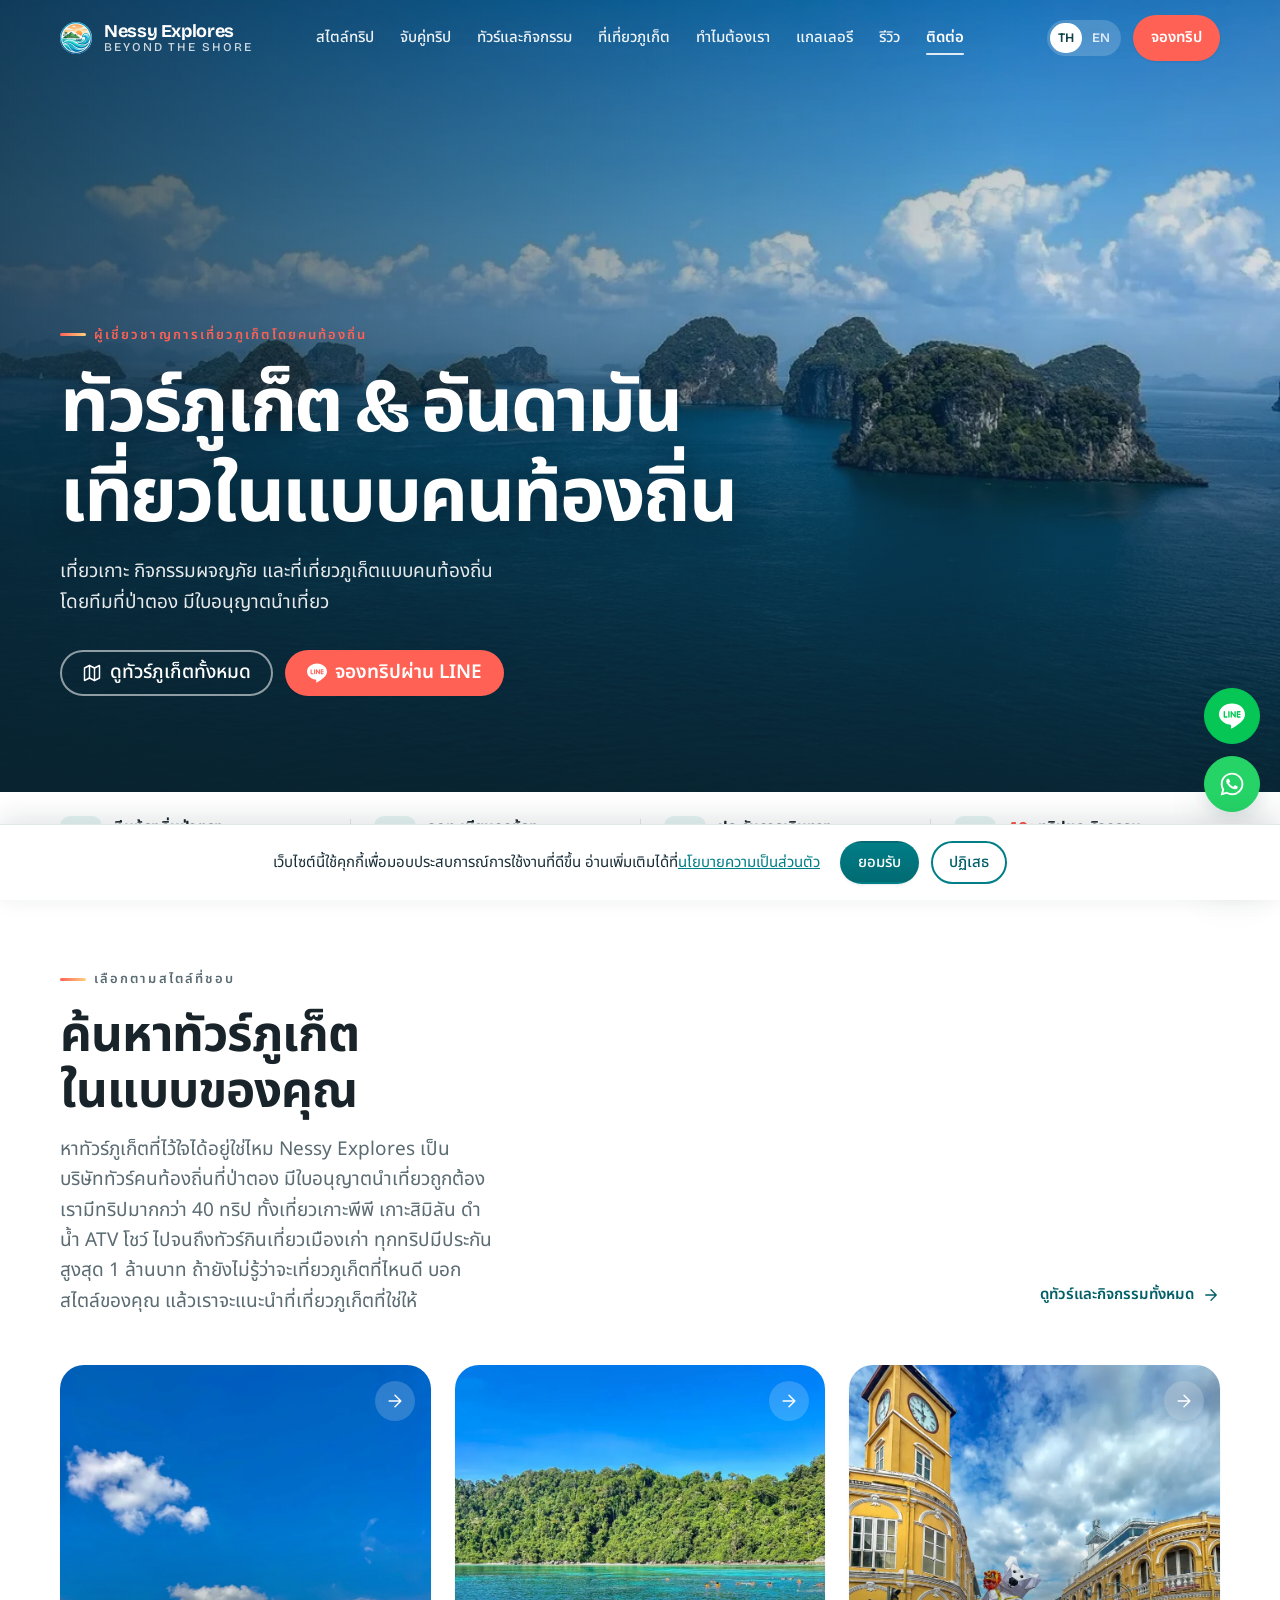
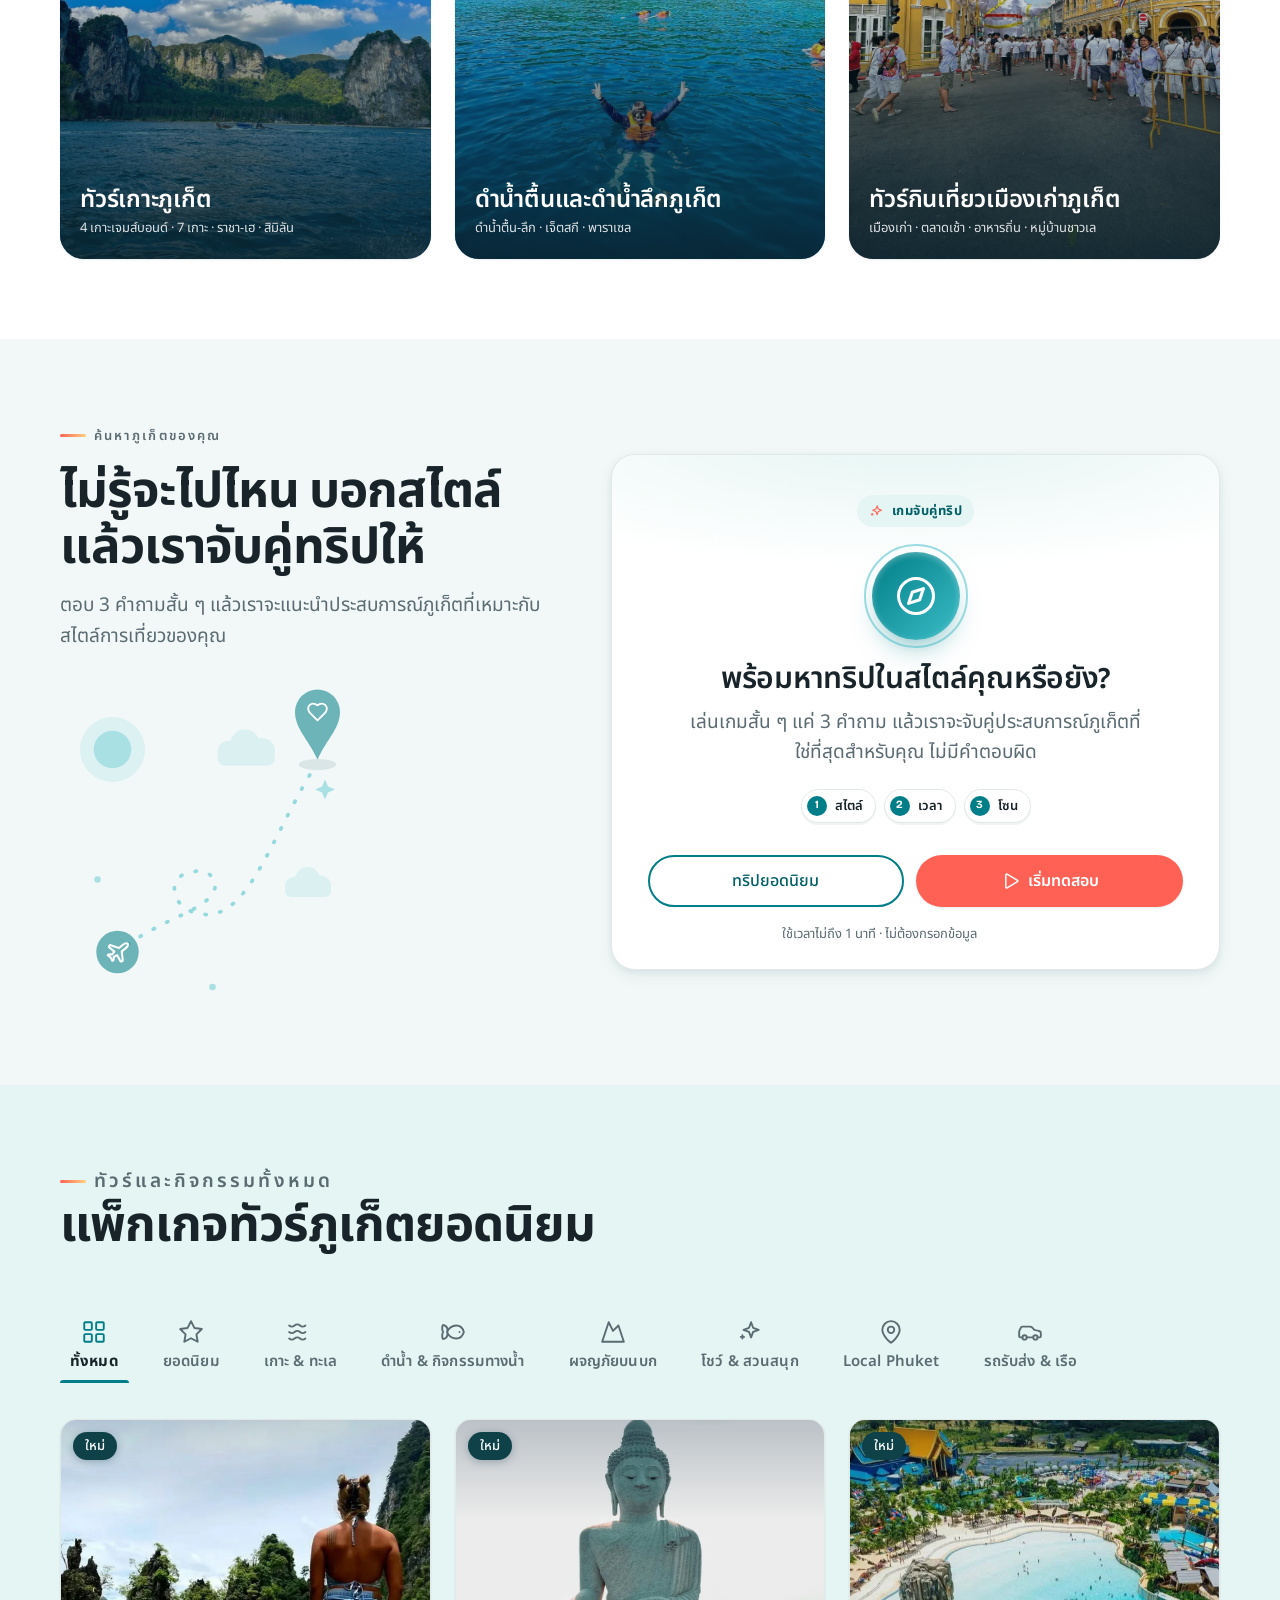
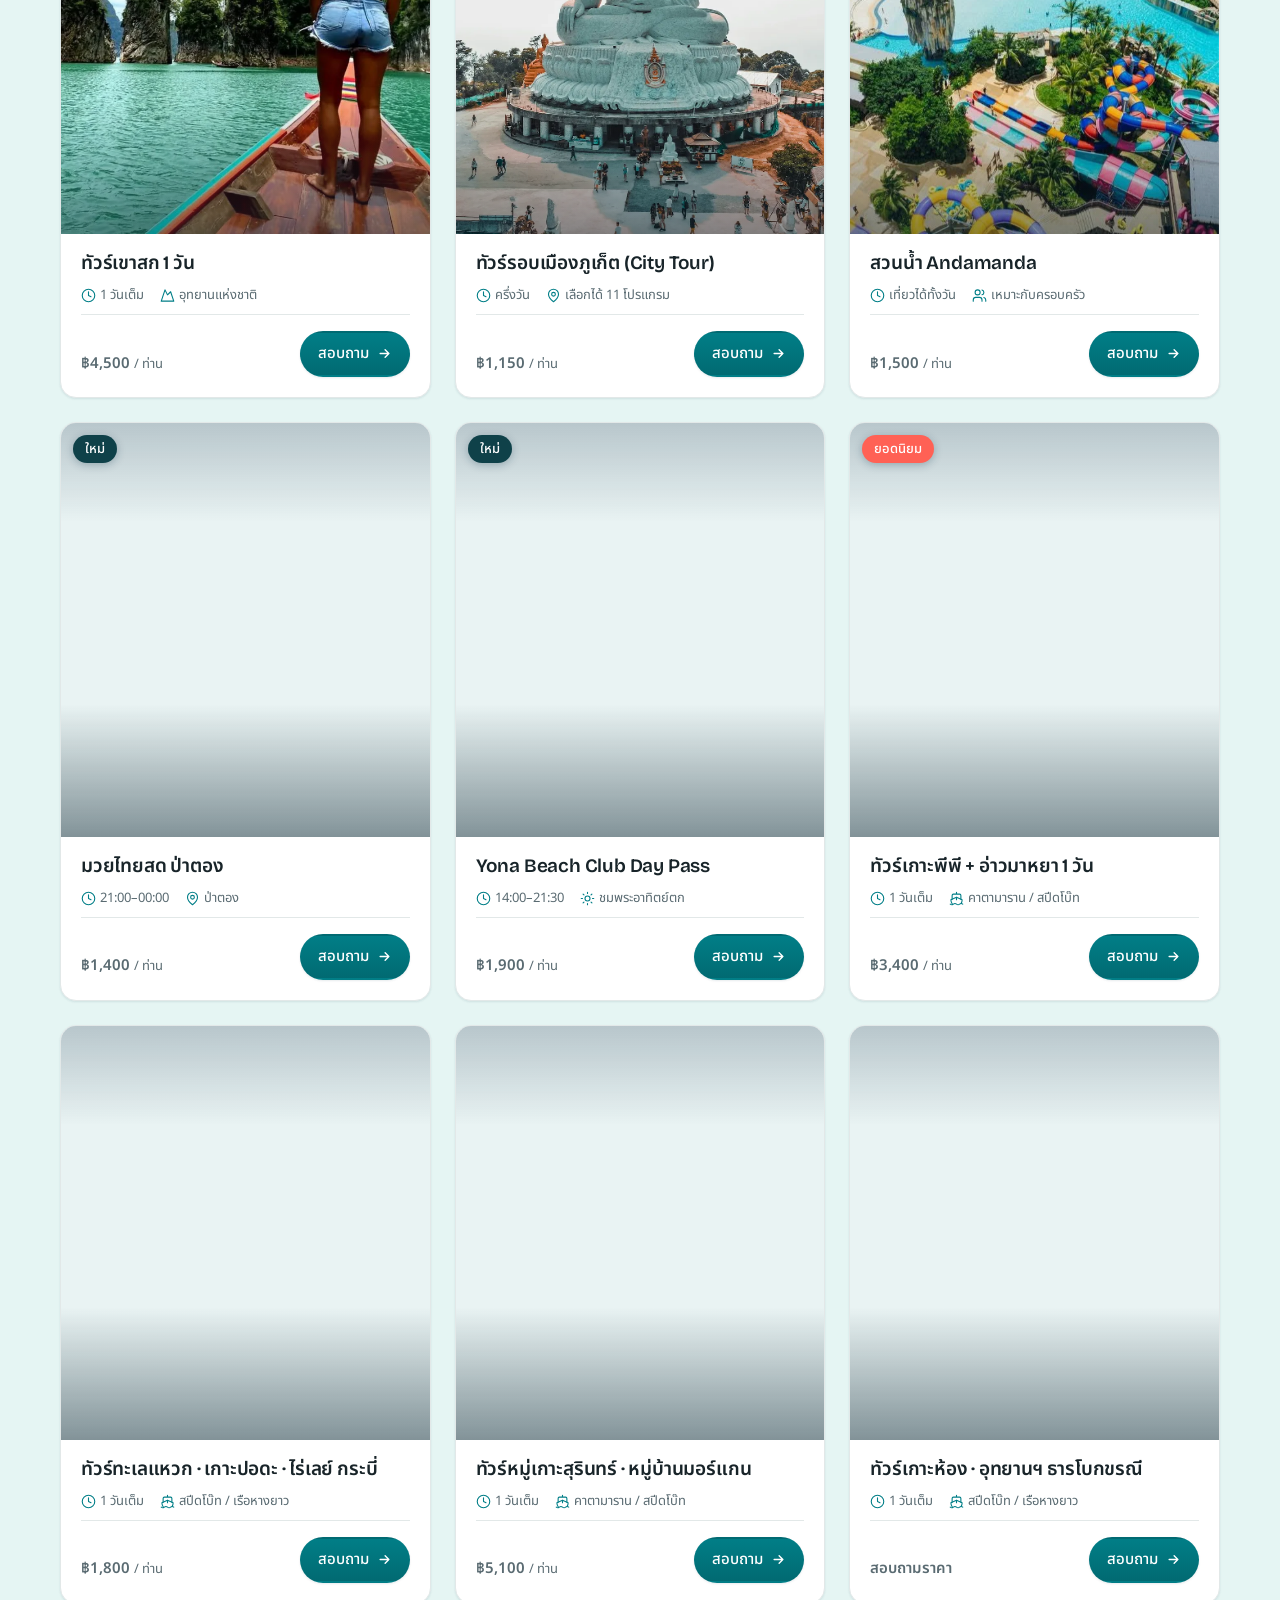
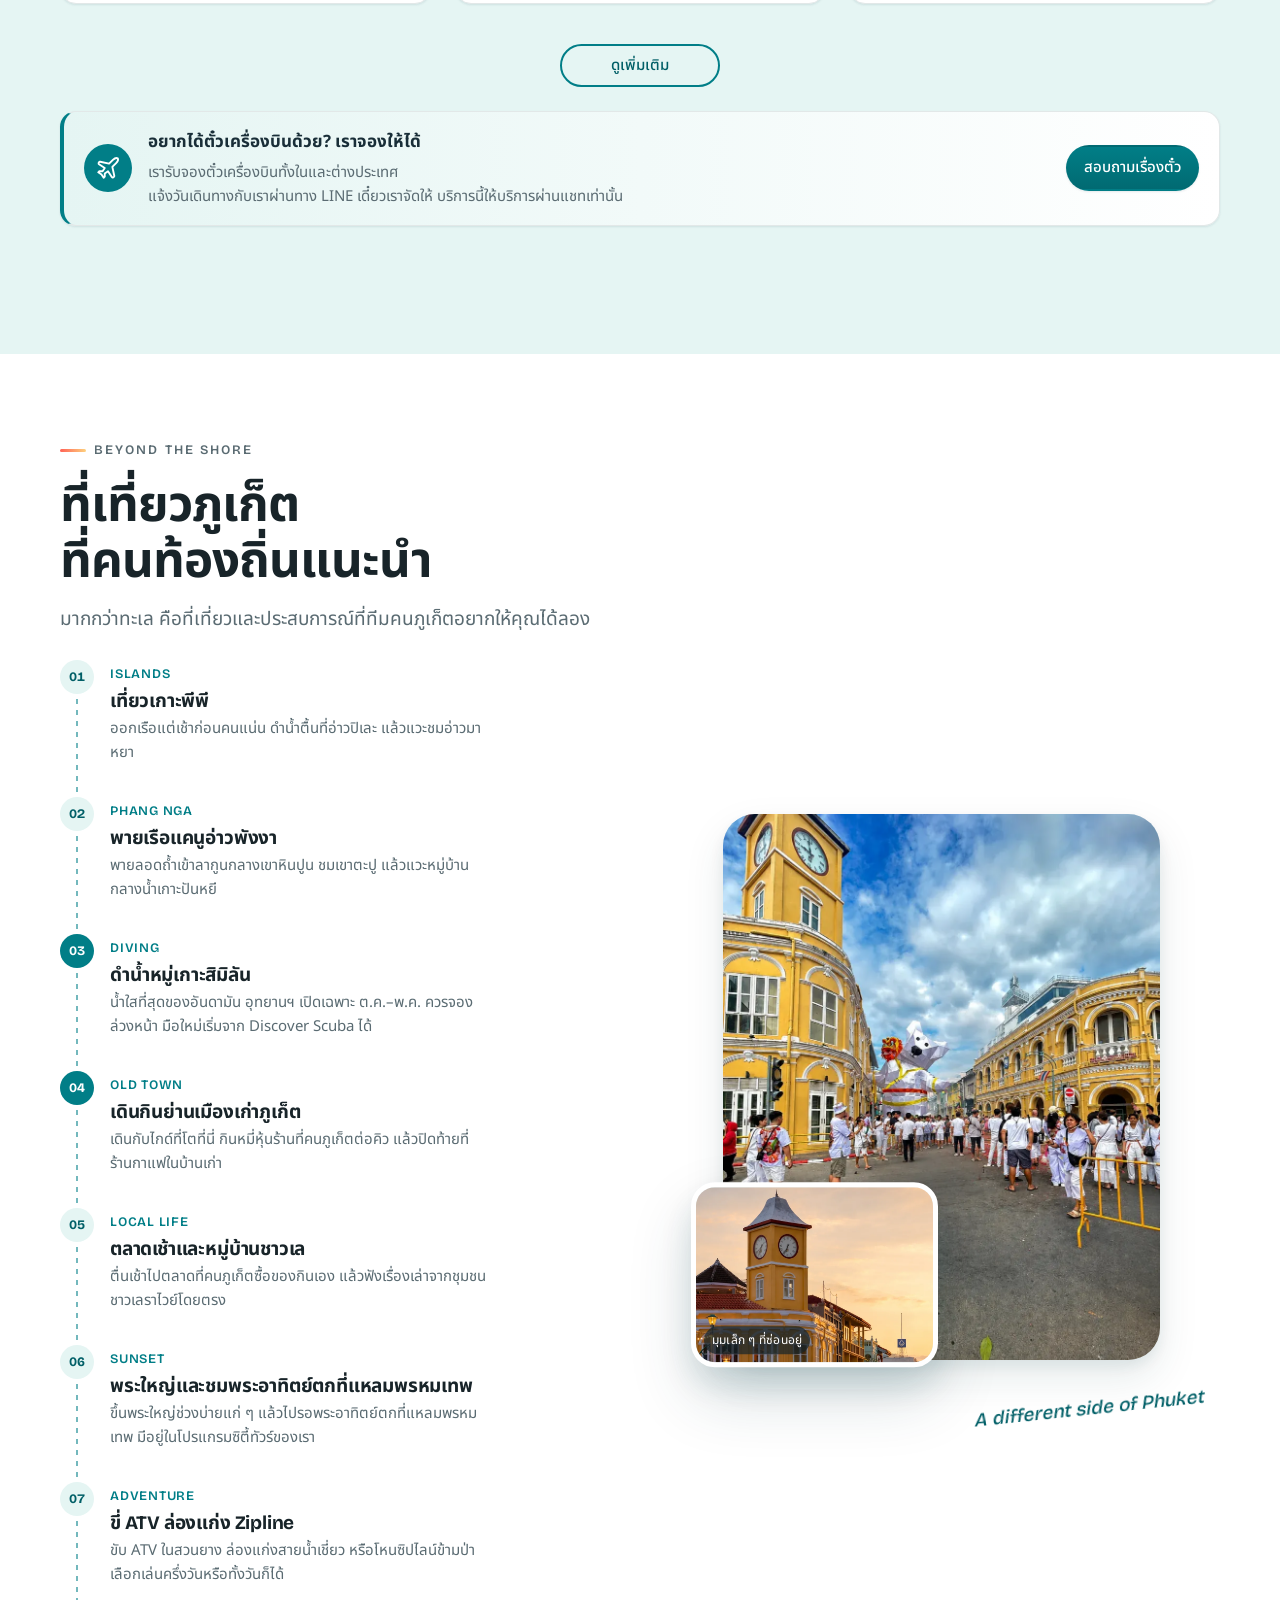
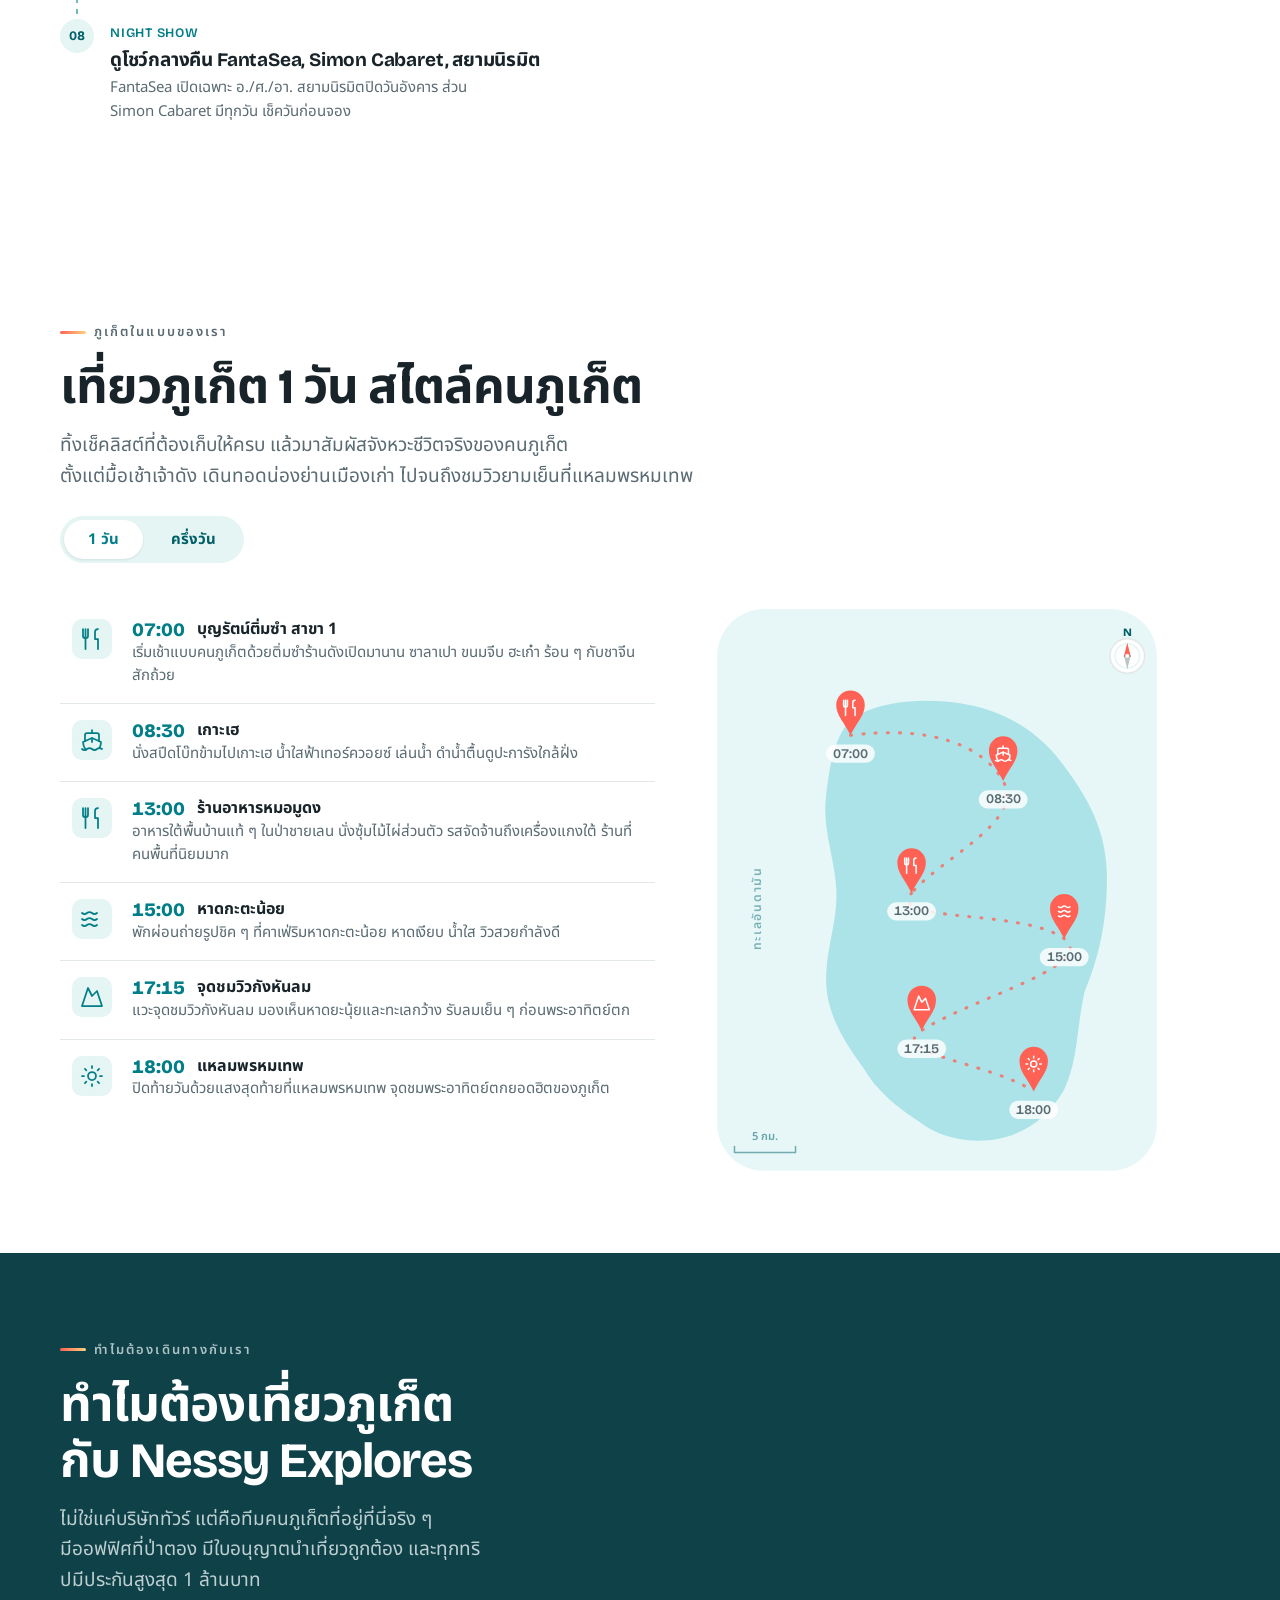
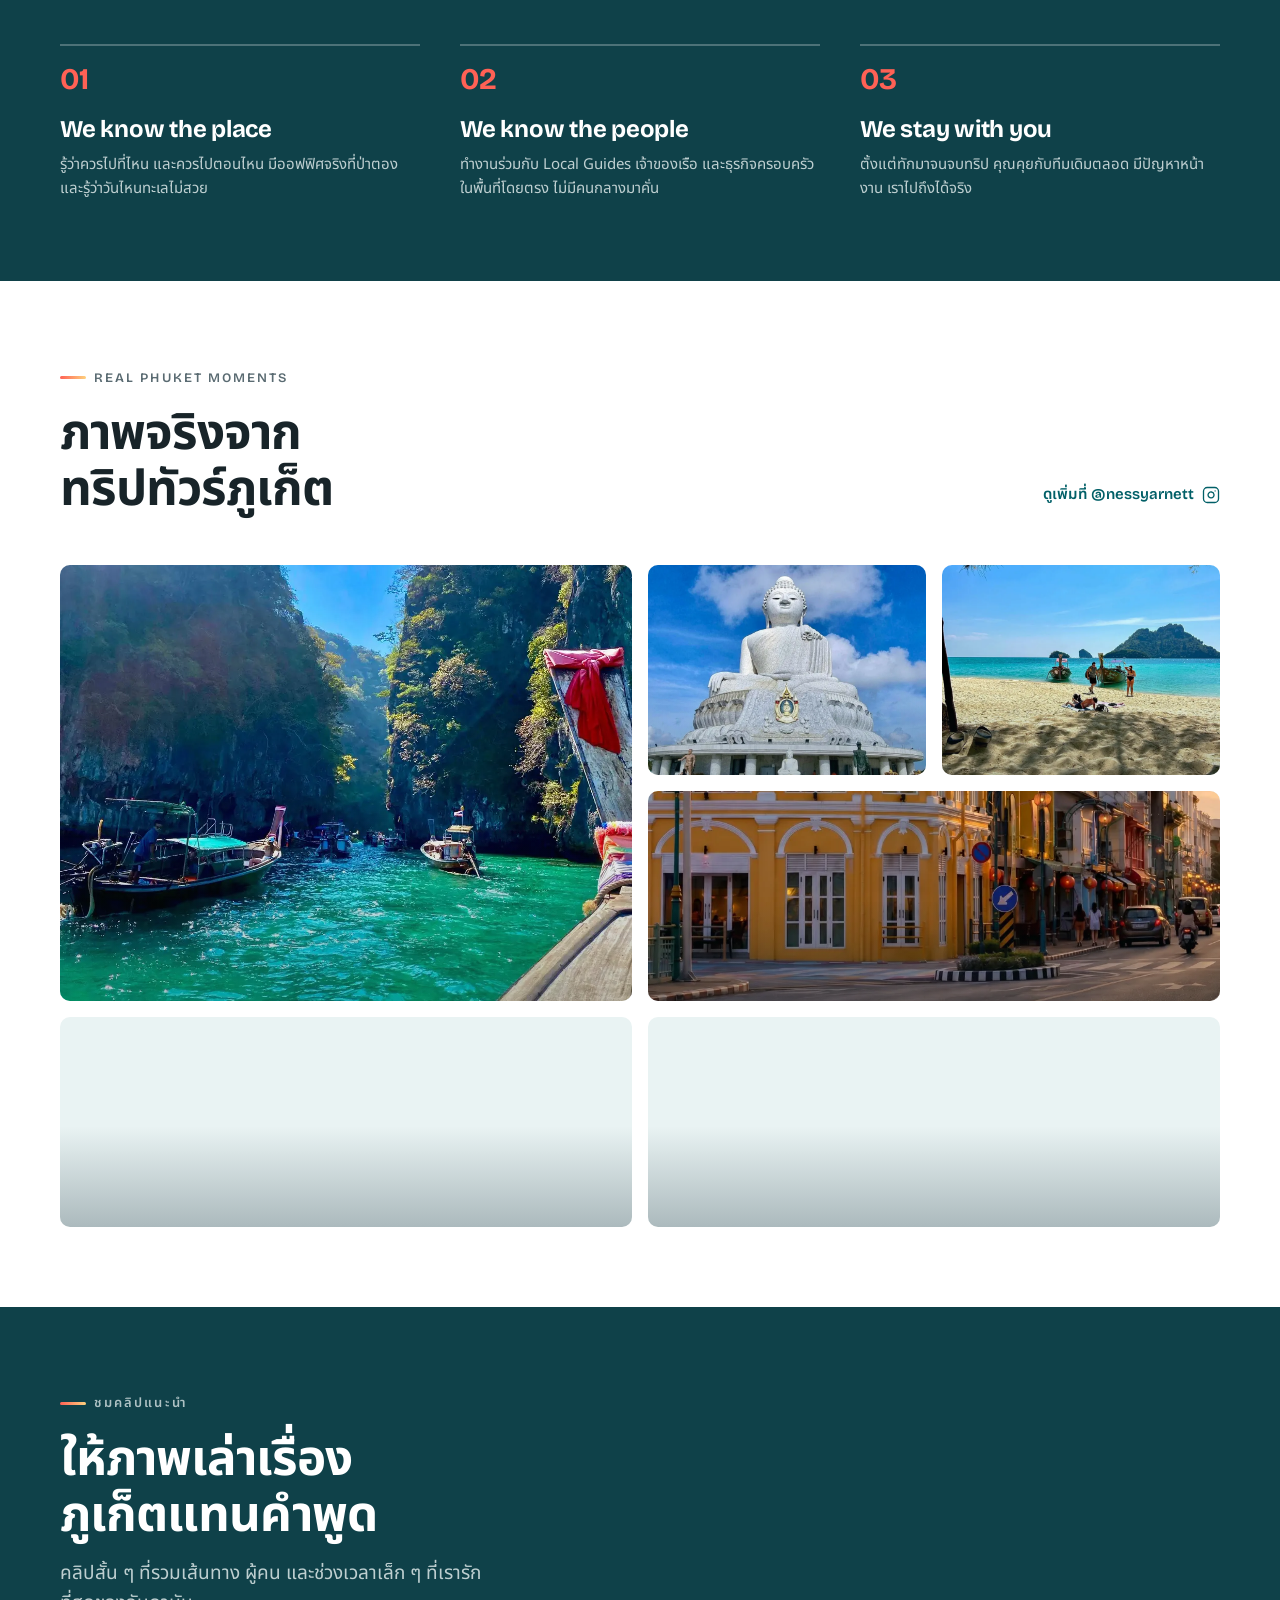
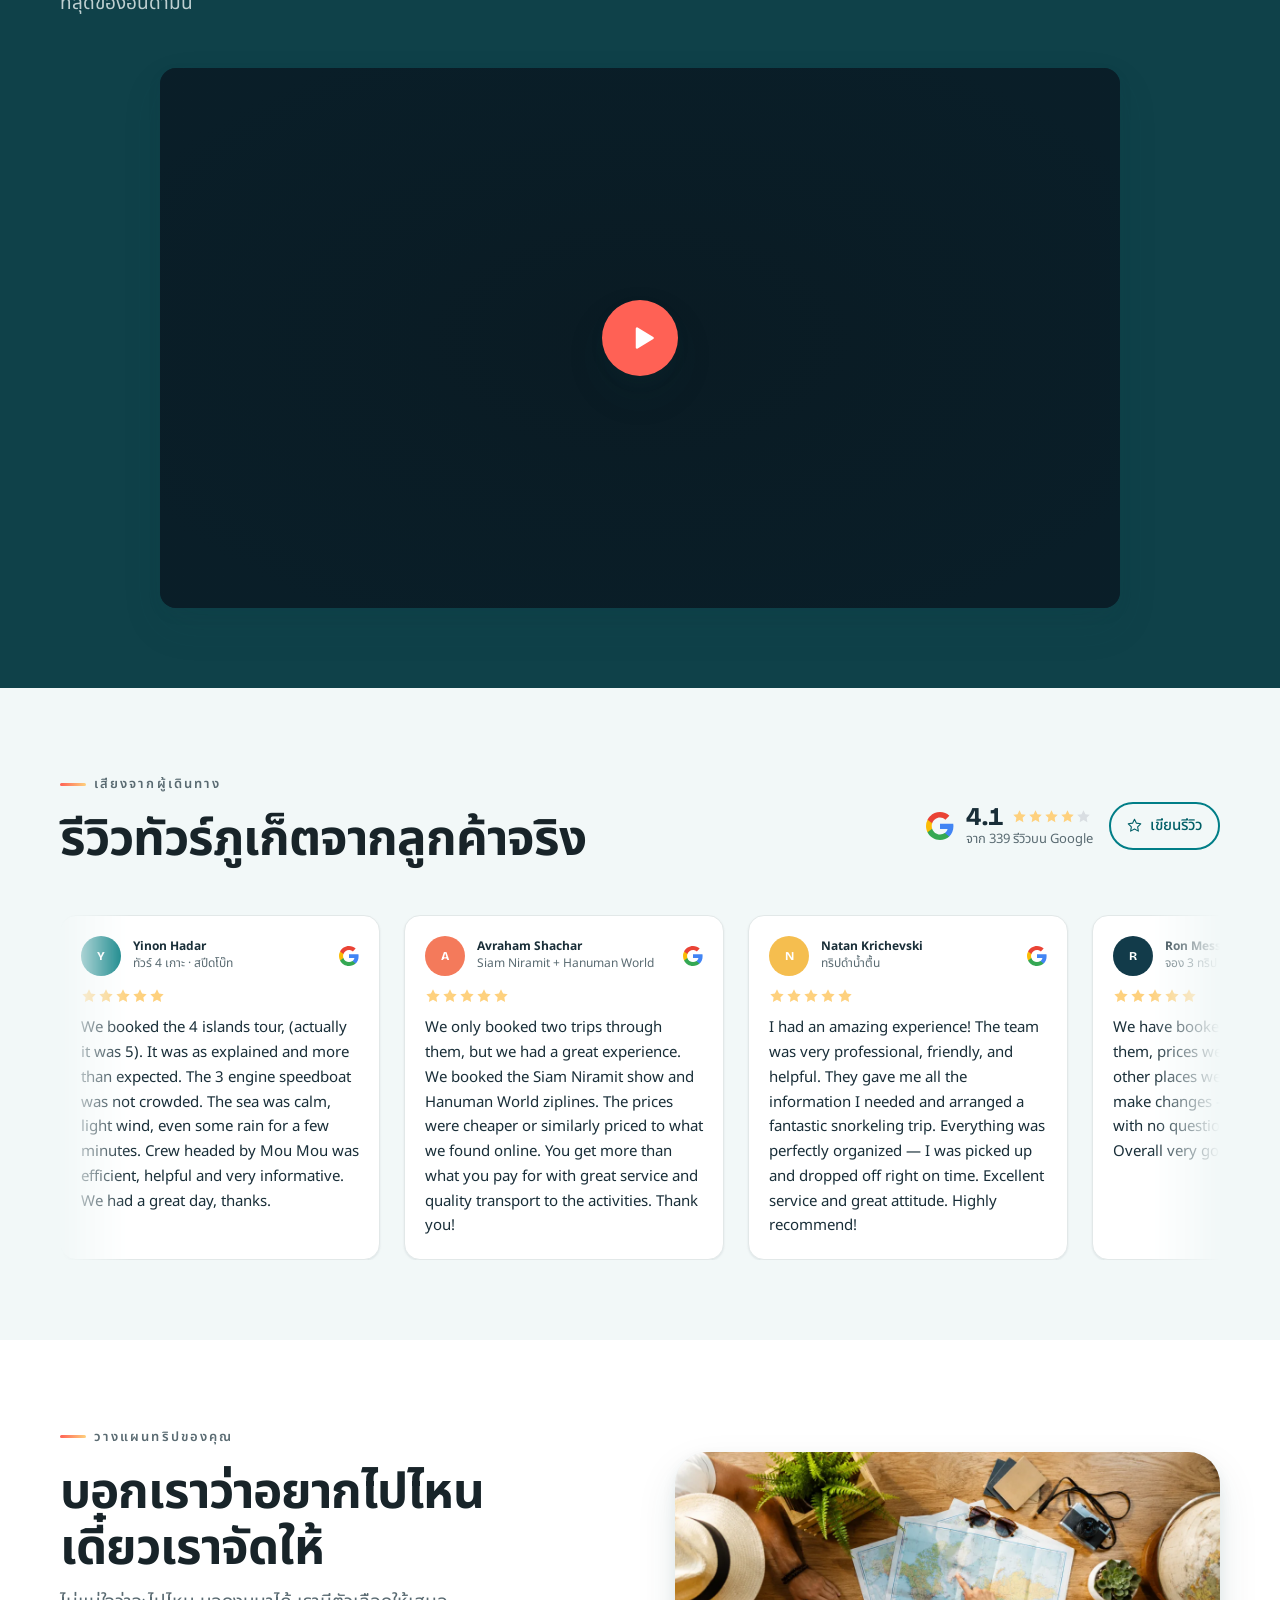
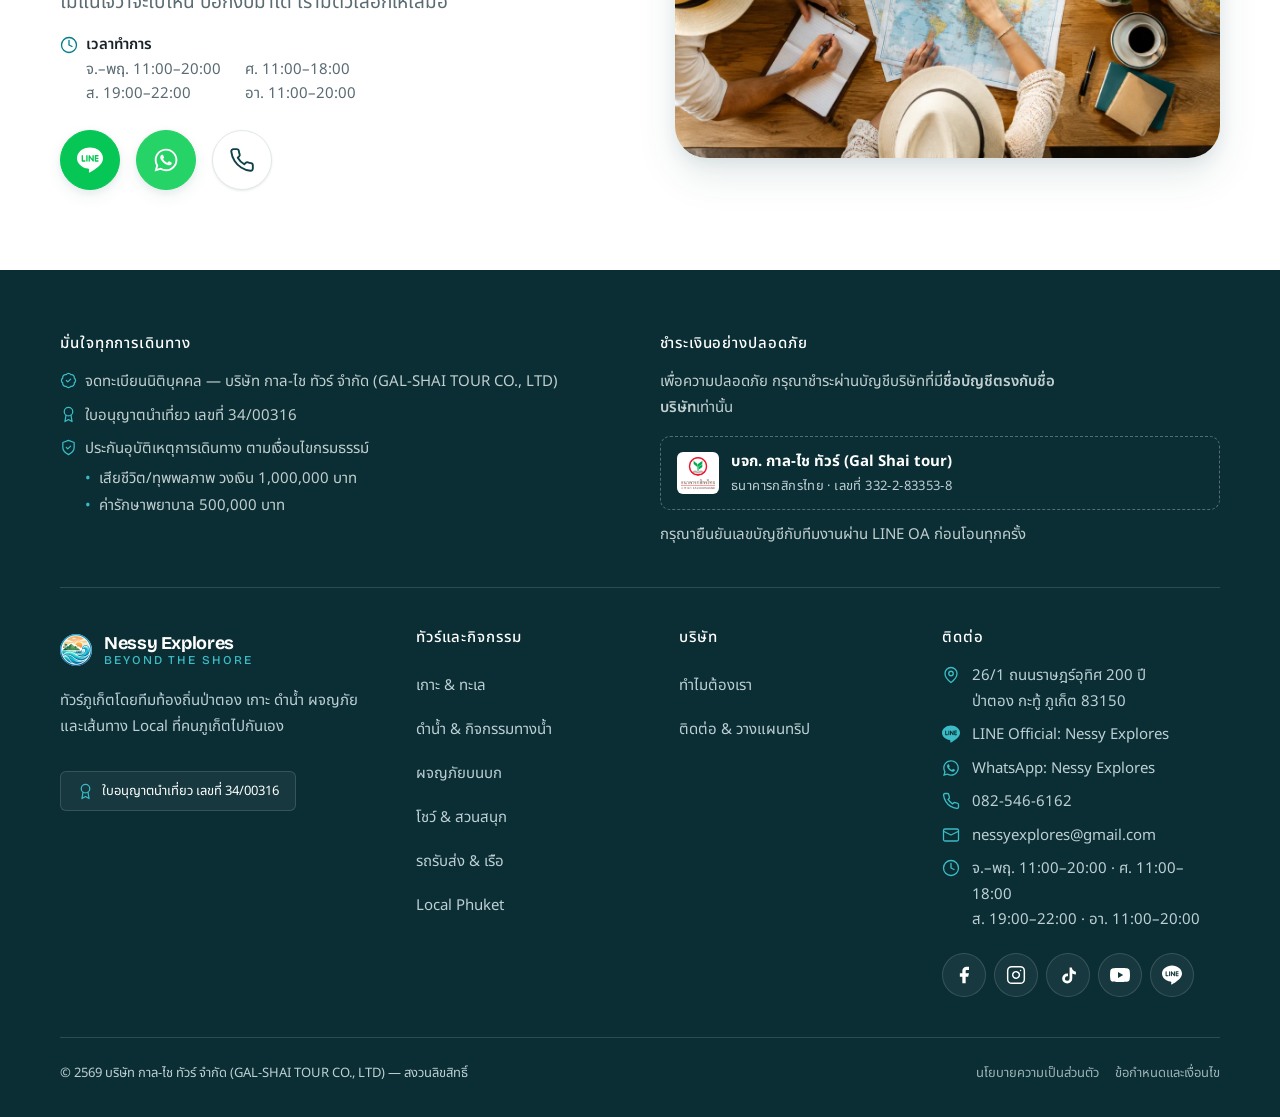
<file: index.html>
<!DOCTYPE html>
<html lang="th" data-en-title="Phuket Tours &amp; Things to Do | Nessy Explores">
<head>
<meta charset="UTF-8">
<meta name="viewport" content="width=device-width, initial-scale=1">
<title>ทัวร์ภูเก็ต เที่ยวเกาะ ดำน้ำ โชว์ โดยทีมคนท้องถิ่น | Nessy Explores</title>
<meta name="description" content="ทัวร์ภูเก็ตโดยทีมคนป่าตอง มีใบอนุญาตนำเที่ยว เที่ยวเกาะพีพี สิมิลัน ดำน้ำ ATV โชว์ และที่เที่ยวภูเก็ตแบบคนท้องถิ่น ประกันสูงสุด 1 ล้านบาท จองง่ายผ่าน LINE" data-en="Book Phuket tours with a licensed local team in Patong: Phi Phi &amp; James Bond island trips, diving, ATV, shows and more. Easy booking via LINE or WhatsApp.">
<meta name="theme-color" content="#0F4149">

<!-- Canonical + Open Graph + Twitter (social share / LINE / SEO) -->
<link rel="canonical" href="https://krittiya-amm.github.io/Nessy-explores/">
<meta property="og:type" content="website">
<meta property="og:site_name" content="Nessy Explores">
<meta property="og:locale" content="th_TH">
<meta property="og:locale:alternate" content="en_US">
<meta property="og:title" content="ทัวร์ภูเก็ต เที่ยวเกาะ ดำน้ำ โชว์ โดยทีมคนท้องถิ่น | Nessy Explores">
<meta property="og:description" content="ทัวร์ภูเก็ตโดยทีมคนป่าตอง มีใบอนุญาตนำเที่ยว เที่ยวเกาะพีพี สิมิลัน ดำน้ำ ATV โชว์ และที่เที่ยวภูเก็ตแบบคนท้องถิ่น ประกันสูงสุด 1 ล้านบาท จองง่ายผ่าน LINE">
<meta property="og:url" content="https://krittiya-amm.github.io/Nessy-explores/">
<meta property="og:image" content="https://krittiya-amm.github.io/Nessy-explores/assets/img/og-cover-nessyexplores.jpg?v=2">
<meta property="og:image:type" content="image/jpeg">
<meta property="og:image:width" content="1200">
<meta property="og:image:height" content="630">
<meta property="og:image:alt" content="Nessy Explores ทัวร์ภูเก็ตโดยคนท้องถิ่น">
<meta name="twitter:card" content="summary_large_image">
<meta name="twitter:title" content="ทัวร์ภูเก็ต เที่ยวเกาะ ดำน้ำ โชว์ โดยทีมคนท้องถิ่น | Nessy Explores">
<meta name="twitter:description" content="ทัวร์ภูเก็ตโดยทีมคนป่าตอง มีใบอนุญาตนำเที่ยว เที่ยวเกาะพีพี สิมิลัน ดำน้ำ ATV โชว์ และที่เที่ยวภูเก็ตแบบคนท้องถิ่น ประกันสูงสุด 1 ล้านบาท จองง่ายผ่าน LINE">
<meta name="twitter:image" content="https://krittiya-amm.github.io/Nessy-explores/assets/img/og-cover-nessyexplores.jpg?v=2">

<link rel="icon" href="assets/img/favicon-32-nessyexplores.png" sizes="32x32">
<link rel="apple-touch-icon" href="assets/img/favicon-180-nessyexplores.png">
<link rel="preconnect" href="https://fonts.googleapis.com">
<link rel="preconnect" href="https://fonts.gstatic.com" crossorigin>
<link rel="stylesheet" href="assets/style.css?v=20261016">

<!-- Structured data: TravelAgency + AggregateRating + tour catalogue (rich results / SEO) -->
<script type="application/ld+json">
{
  "@context": "https://schema.org",
  "@type": "TravelAgency",
  "@id": "https://krittiya-amm.github.io/Nessy-explores/#business",
  "name": "Nessy Explores",
  "description": "ทัวร์ภูเก็ตโดยทีมท้องถิ่นป่าตอง — ทริปเกาะ กิจกรรม และเส้นทาง Local ที่คัดสรรโดยคนที่อยู่และทำงานในภูเก็ตจริง",
  "url": "https://krittiya-amm.github.io/Nessy-explores/",
  "image": "https://krittiya-amm.github.io/Nessy-explores/assets/img/og-cover-nessyexplores.jpg?v=2",
  "logo": "https://krittiya-amm.github.io/Nessy-explores/assets/img/logo-lockup-nessyexplores.webp",
  "telephone": "+66825466162",
  "email": "nessyexplores@gmail.com",
  "priceRange": "฿฿",
  "currenciesAccepted": "THB",
  "address": {
    "@type": "PostalAddress",
    "streetAddress": "26/1 ถนนราษฎร์อุทิศ 200 ปี",
    "addressLocality": "ป่าตอง กะทู้",
    "addressRegion": "ภูเก็ต",
    "postalCode": "83150",
    "addressCountry": "TH"
  },
  "areaServed": ["Phuket", "Phang Nga", "Khao Lak", "Khao Sok", "Phi Phi Islands", "Similan Islands"],
  "openingHoursSpecification": [
    { "@type": "OpeningHoursSpecification", "dayOfWeek": ["Monday", "Tuesday", "Wednesday", "Thursday"], "opens": "11:00", "closes": "20:00" },
    { "@type": "OpeningHoursSpecification", "dayOfWeek": "Friday", "opens": "11:00", "closes": "18:00" },
    { "@type": "OpeningHoursSpecification", "dayOfWeek": "Saturday", "opens": "19:00", "closes": "22:00" },
    { "@type": "OpeningHoursSpecification", "dayOfWeek": "Sunday", "opens": "11:00", "closes": "20:00" }
  ],
  "aggregateRating": {
    "@type": "AggregateRating",
    "ratingValue": "4.1",
    "reviewCount": "339",
    "bestRating": "5",
    "worstRating": "1"
  },
  "sameAs": [
    "https://www.facebook.com/profile.php?id=61561689751714",
    "https://www.instagram.com/nessyarnett/",
    "https://www.tiktok.com/@itsnessyera",
    "https://www.youtube.com/@nessyexplores"
  ],
  "hasOfferCatalog": {
    "@type": "OfferCatalog",
    "name": "ทัวร์และกิจกรรมภูเก็ต",
    "itemListElement": [
      { "@type": "Offer", "priceCurrency": "THB", "price": "4500", "itemOffered": { "@type": "TouristTrip", "name": "ทัวร์เขาสก 1 วัน" } },
      { "@type": "Offer", "priceCurrency": "THB", "price": "1150", "itemOffered": { "@type": "TouristTrip", "name": "ทัวร์รอบเมืองภูเก็ต (City Tour)" } },
      { "@type": "Offer", "priceCurrency": "THB", "price": "1500", "itemOffered": { "@type": "TouristTrip", "name": "สวนน้ำ Andamanda" } },
      { "@type": "Offer", "priceCurrency": "THB", "price": "1400", "itemOffered": { "@type": "TouristTrip", "name": "มวยไทยสด ป่าตอง" } },
      { "@type": "Offer", "priceCurrency": "THB", "price": "1900", "itemOffered": { "@type": "TouristTrip", "name": "Yona Beach Club Day Pass" } },
      { "@type": "Offer", "priceCurrency": "THB", "price": "3400", "itemOffered": { "@type": "TouristTrip", "name": "ทัวร์เกาะพีพี + อ่าวมาหยา 1 วัน" } },
      { "@type": "Offer", "priceCurrency": "THB", "price": "1800", "itemOffered": { "@type": "TouristTrip", "name": "ทัวร์ทะเลแหวก · เกาะปอดะ · ไร่เลย์ กระบี่" } },
      { "@type": "Offer", "priceCurrency": "THB", "price": "5100", "itemOffered": { "@type": "TouristTrip", "name": "ทัวร์หมู่เกาะสุรินทร์ · หมู่บ้านมอร์แกน" } },
      { "@type": "Offer", "priceCurrency": "THB", "price": "3200", "itemOffered": { "@type": "TouristTrip", "name": "ทัวร์เกาะเจมส์บอนด์ + อ่าวพังงา" } },
      { "@type": "Offer", "priceCurrency": "THB", "price": "2500", "itemOffered": { "@type": "TouristTrip", "name": "ทัวร์เกาะราชา + เกาะเฮ 1 วัน" } },
      { "@type": "Offer", "priceCurrency": "THB", "price": "1500", "itemOffered": { "@type": "TouristTrip", "name": "ทัวร์ 7 เกาะ พระอาทิตย์ตก + แพลงก์ตอนเรืองแสง" } },
      { "@type": "Offer", "priceCurrency": "THB", "price": "3700", "itemOffered": { "@type": "TouristTrip", "name": "ทัวร์หมู่เกาะสิมิลัน 1 วัน" } },
      { "@type": "Offer", "priceCurrency": "THB", "price": "6900", "itemOffered": { "@type": "TouristTrip", "name": "ทัวร์เจ็ตสกี 8 เกาะ" } },
      { "@type": "Offer", "priceCurrency": "THB", "price": "2200", "itemOffered": { "@type": "TouristTrip", "name": "ทัวร์ดำน้ำลึกครั้งแรก (Discover Scuba)" } },
      { "@type": "Offer", "priceCurrency": "THB", "price": "2500", "itemOffered": { "@type": "TouristTrip", "name": "ทัวร์ล่องแก่ง + ซิปไลน์ ครึ่งวัน" } },
      { "@type": "Offer", "priceCurrency": "THB", "price": "1800", "itemOffered": { "@type": "TouristTrip", "name": "ทัวร์ ATV ตะลุยสวนยาง & จุดชมวิว" } },
      { "@type": "Offer", "priceCurrency": "THB", "price": "1200", "itemOffered": { "@type": "TouristTrip", "name": "ซิปไลน์ & Hanuman World" } },
      { "@type": "Offer", "priceCurrency": "THB", "price": "600", "itemOffered": { "@type": "TouristTrip", "name": "ทัวร์แคมป์ช้าง — เดินป่า / อาบน้ำ / ว่ายน้ำกับช้าง" } },
      { "@type": "Offer", "priceCurrency": "THB", "price": "1550", "itemOffered": { "@type": "TouristTrip", "name": "โชว์ Phuket FantaSea" } },
      { "@type": "Offer", "priceCurrency": "THB", "price": "1650", "itemOffered": { "@type": "TouristTrip", "name": "Carnival Magic" } },
      { "@type": "Offer", "priceCurrency": "THB", "price": "800", "itemOffered": { "@type": "TouristTrip", "name": "โชว์ Simon Cabaret" } },
      { "@type": "Offer", "priceCurrency": "THB", "price": "700", "itemOffered": { "@type": "TouristTrip", "name": "Dolphin Show ภูเก็ต" } },
      { "@type": "Offer", "priceCurrency": "THB", "price": "1250", "itemOffered": { "@type": "TouristTrip", "name": "Siam Niramit ภูเก็ต" } },
      { "@type": "Offer", "priceCurrency": "THB", "price": "1100", "itemOffered": { "@type": "TouristTrip", "name": "Aquaria ภูเก็ต — อควาเรียม & โชว์เงือก" } },
      { "@type": "Offer", "priceCurrency": "THB", "price": "700", "itemOffered": { "@type": "TouristTrip", "name": "รถรับส่งสนามบินภูเก็ต" } },
      { "@type": "Offer", "priceCurrency": "THB", "price": "450", "itemOffered": { "@type": "TouristTrip", "name": "เฟอร์รี่ & สปีดโบ๊ทข้ามเกาะ" } }
    ]
  }
}
</script>
</head>
<body>
<script src="assets/sprite.js"></script>

<a class="skip-link" href="#main" data-en="Skip to main content">ข้ามไปเนื้อหาหลัก</a>

<!-- ============================ NAV ============================ -->
<header class="navbar navbar-overlay" id="nav">
  <div class="wrap">
    <a class="brand" href="#main" aria-label="Nessy Explores หน้าแรก" data-en-label="Nessy Explores home">
      <img class="brand-mark" src="assets/img/logo-mark-nessyexplores.webp"
           width="40" height="40" alt="Nessy Explores บริษัททัวร์ภูเก็ต" data-en-alt="Nessy Explores – Phuket tour operator" decoding="async">
      <span class="brand-txt">
        <span class="brand-name">Nessy Explores</span>
        <span class="brand-tag">Beyond the Shore</span>
      </span>
    </a>

    <nav aria-label="เมนูหลัก" data-en-label="Main navigation">
      <ul class="nav-links" id="nav-links" data-open="false">
        <li><a href="#find" data-en="Styles">สไตล์ทริป</a></li>
        <li><a href="#trip-match" data-en="Find your trip">จับคู่ทริป</a></li>
        <li><a href="#packages" data-en="Tours">ทัวร์และกิจกรรม</a></li>
        <li><a href="#beyond" data-en="Things to Do">ที่เที่ยวภูเก็ต</a></li>
        <li><a href="#about" data-en="Why Us">ทำไมต้องเรา</a></li>
        <li><a href="#moments" data-en="Gallery">แกลเลอรี</a></li>
        <li><a href="#reviews" data-en="Reviews">รีวิว</a></li>
        <li><a href="#contact" data-en="Contact">ติดต่อ</a></li>
      </ul>
    </nav>

    <div class="nav-cta">
      <span class="lang" data-lang-switch role="group" aria-label="เลือกภาษา" data-en-label="Select language">
        <button type="button" class="lang-btn is-active" data-set-lang="th" aria-current="true" lang="th">TH</button>
        <button type="button" class="lang-btn" data-set-lang="en" aria-current="false" lang="en">EN</button>
      </span>
      <a class="btn btn-coral btn-sm" href="https://lin.ee/R05IzYR" target="_blank" rel="noopener" data-en="Book a Trip">จองทริป</a>
      <button class="nav-toggle" type="button" aria-expanded="false" aria-controls="nav-links" aria-label="เปิดเมนู">
        <svg class="ic" aria-hidden="true"><use href="#i-menu"/></svg>
      </button>
    </div>
  </div>
</header>

<main id="main">

<!-- ==================== 1. HERO ==================== -->
<section class="hero">
  <div class="hero-art">
    <img src="assets/img/hero-koh-hong-nessyexplores.webp" width="1108" height="1477"
         alt="ทัวร์เกาะห้อง พังงา จากภูเก็ต เรือหางยาว" data-en-alt="Hong Island tour from Phuket, longtail boat in Phang Nga Bay" loading="eager" fetchpriority="high" decoding="async">
  </div>
  <div class="hero-scrim" aria-hidden="true"></div>

  <div class="wrap">
    <div class="hero-inner">
      <p class="eyebrow" data-en="Your Local Phuket Travel Expert">ผู้เชี่ยวชาญการเที่ยวภูเก็ตโดยคนท้องถิ่น</p>
      <h1 data-en="Phuket Tours<br>by Local Experts">ทัวร์ภูเก็ต &amp; อันดามัน<br>เที่ยวในแบบคนท้องถิ่น</h1>
      <p class="hero-lead" data-en="Island trips, adventures and local experiences in Phuket and the Andaman Sea, run by a licensed team based in Patong.">
        เที่ยวเกาะ กิจกรรมผจญภัย และที่เที่ยวภูเก็ตแบบคนท้องถิ่น<br>โดยทีมที่ป่าตอง มีใบอนุญาตนำเที่ยว
      </p>

      <div class="btn-row">
        <a class="btn btn-ghost-light btn-lg" href="#packages">
          <svg class="ic" aria-hidden="true"><use href="#i-map"/></svg>
          <span data-en="See all Phuket tours">ดูทัวร์ภูเก็ตทั้งหมด</span>
        </a>
        <a class="btn btn-coral btn-lg" href="https://lin.ee/R05IzYR" target="_blank" rel="noopener">
          <svg class="ic ic-brand" aria-hidden="true"><use href="#i-line"/></svg>
          <span data-en="Book on LINE">จองทริปผ่าน LINE</span>
        </a>
      </div>
    </div>
  </div>
</section>

<!-- ==================== 2. QUICK TRUST BAR ==================== -->
<section class="trustbar" aria-label="จุดเด่นที่เชื่อถือได้" data-en-label="Why you can trust us">
  <div class="wrap">
    <div class="trust-item">
      <span class="trust-ic" aria-hidden="true"><svg class="ic"><use href="#i-pin"/></svg></span>
      <div class="trust-copy">
        <b data-en="A local Patong team">ทีมท้องถิ่นป่าตอง</b>
        <span data-en="A real office you can walk into">ออฟฟิศจริง เดินเข้ามาคุยได้</span>
      </div>
    </div>
    <div class="trust-item">
      <span class="trust-ic" aria-hidden="true"><svg class="ic"><use href="#i-badge-check"/></svg></span>
      <div class="trust-copy">
        <b data-en="Fully licensed">จดทะเบียนถูกต้อง</b>
        <span data-en="Registered company + tour licence">นิติบุคคล + ใบอนุญาตนำเที่ยว</span>
      </div>
    </div>
    <div class="trust-item">
      <span class="trust-ic" aria-hidden="true"><svg class="ic"><use href="#i-shield"/></svg></span>
      <div class="trust-copy">
        <b data-en="Travel insurance">ประกันการเดินทาง</b>
        <span data-en="Every seat covered up to <strong>฿1,000,000</strong>">คุ้มครองทุกที่นั่ง วงเงิน <strong>1 ล้านบาท</strong></span>
      </div>
    </div>
    <div class="trust-item">
      <span class="trust-ic" aria-hidden="true"><svg class="ic"><use href="#i-ship"/></svg></span>
      <div class="trust-copy">
        <b data-en="<span class='trust-metric'>40+</span> tours &amp; activities"><span class="trust-metric">40+</span> ทริปและกิจกรรม</b>
        <span data-en="Hand-picked, personally tested">คัดสรรเอง ลงเรือเอง</span>
      </div>
    </div>
  </div>
</section>

<!-- ==================== 3. FIND YOUR PHUKET EXPERIENCE ==================== -->
<section class="sf-white" id="find">
  <div class="wrap">
    <div class="sec-head reveal">
      <div class="sec-title">
        <p class="eyebrow" data-en="Pick your kind of trip">เลือกตามสไตล์ที่ชอบ</p>
        <h2 data-en="Find Your Phuket Tour">ค้นหาทัวร์ภูเก็ตในแบบของคุณ</h2>
        <p class="lead" data-en="Looking for the best Phuket tours? Nessy Explores is a licensed local tour operator based in Patong. We run 40+ tours in Phuket and the Andaman Sea, from Phi Phi and James Bond island trips to diving, ATV rides, cabaret shows and old town food walks. Every trip includes insurance up to 1,000,000 THB, and our team stays in touch from pickup to drop-off. Not sure what to book? Tell us your style and we'll suggest the best things to do in Phuket for you.">หาทัวร์ภูเก็ตที่ไว้ใจได้อยู่ใช่ไหม Nessy Explores เป็นบริษัททัวร์คนท้องถิ่นที่ป่าตอง มีใบอนุญาตนำเที่ยวถูกต้อง เรามีทริปมากกว่า 40 ทริป ทั้งเที่ยวเกาะพีพี เกาะสิมิลัน ดำน้ำ ATV โชว์ ไปจนถึงทัวร์กินเที่ยวเมืองเก่า ทุกทริปมีประกันสูงสุด 1 ล้านบาท ถ้ายังไม่รู้ว่าจะเที่ยวภูเก็ตที่ไหนดี บอกสไตล์ของคุณ แล้วเราจะแนะนำที่เที่ยวภูเก็ตที่ใช่ให้</p>
      </div>
      <div class="sec-aside">
        <a class="arrow-link" href="#packages">
          <span data-en="See all tours &amp; activities">ดูทัวร์และกิจกรรมทั้งหมด</span>
          <svg class="ic" aria-hidden="true"><use href="#i-arrow-right"/></svg>
        </a>
      </div>
    </div>

    <div class="cat-strip">
      <a class="exp-cat reveal" href="#sea">
        <img src="assets/img/islands-sea-nessyexplores.webp" width="900" height="1200"
             alt="เรือหางยาวแล่นผ่านหน้าผาหินปูนและน้ำทะเลสีครามที่ไร่เลย์ กระบี่" data-en-alt="Long-tail boat passing limestone cliffs and blue sea at Railay, Krabi" loading="lazy" decoding="async">
        <span class="go" aria-hidden="true"><svg class="ic"><use href="#i-arrow-right"/></svg></span>
        <span class="cap">
          <h3 data-en="Phuket Island Tours">ทัวร์เกาะภูเก็ต</h3>
          <p data-en="James Bond 4 Islands · 7 Islands · Racha–Hae · Similan">4 เกาะเจมส์บอนด์ · 7 เกาะ · ราชา-เฮ · สิมิลัน</p>
        </span>
      </a>

      <a class="exp-cat reveal" href="#dive">
        <img src="assets/img/dive-watersports-nessyexplores.webp" width="900" height="1336"
             alt="นักดำน้ำสน็อกเกิลชูมือในน้ำทะเลสีครามใสที่หมู่เกาะสุรินทร์" data-en-alt="Snorkeller waving in clear deep-blue water at the Surin Islands" loading="lazy" decoding="async">
        <span class="go" aria-hidden="true"><svg class="ic"><use href="#i-arrow-right"/></svg></span>
        <span class="cap">
          <h3 data-en="Diving &amp; Snorkeling in Phuket">ดำน้ำตื้นและดำน้ำลึกภูเก็ต</h3>
          <p data-en="Snorkelling &amp; diving · Jet ski · Parasailing">ดำน้ำตื้น-ลึก · เจ็ตสกี · พาราเซล</p>
        </span>
      </a>

      <a class="exp-cat reveal" href="#local">
        <img src="assets/img/local-phuket-nessyexplores.webp?v=20260903" width="900" height="1251"
             alt="ผู้คนชุดขาวและหุ่นโคมไฟหน้าหอนาฬิกาย่านเมืองเก่าภูเก็ต ในงานประเพณีถือศีลกินผัก" data-en-alt="Crowds in white and a lantern float by the Phuket old-town clock tower during the Vegetarian Festival" loading="lazy" decoding="async">
        <span class="go" aria-hidden="true"><svg class="ic"><use href="#i-arrow-right"/></svg></span>
        <span class="cap">
          <h3 data-en="Local &amp; Food Tours">ทัวร์กินเที่ยวเมืองเก่าภูเก็ต</h3>
          <p data-en="Old town · Morning markets · Local food · Sea-gypsy village">เมืองเก่า · ตลาดเช้า · อาหารถิ่น · หมู่บ้านชาวเล</p>
        </span>
      </a>
    </div>
  </div>
</section>

<!-- ==================== 3b. FIND YOUR PHUKET — trip matcher ==================== -->
<section class="sf-frost tripmatch" id="trip-match" aria-labelledby="tripmatch-title">
  <div class="wrap">
    <div class="tm-layout reveal">
      <div class="tm-intro">
        <p class="eyebrow" data-en="Find your Phuket">ค้นหาภูเก็ตของคุณ</p>
        <h2 id="tripmatch-title" data-en="Not Sure? Let Us Match You a Trip">ไม่รู้จะไปไหน บอกสไตล์แล้วเราจับคู่ทริปให้</h2>
        <p class="lead" data-en="Answer three quick questions and we'll suggest a Phuket experience that fits how you like to travel.">ตอบ 3 คำถามสั้น ๆ แล้วเราจะแนะนำประสบการณ์ภูเก็ตที่เหมาะกับสไตล์การเที่ยวของคุณ</p>
        <!-- travel-trail motif — a plane looping its way to the spot that matches you -->
        <div class="tm-motif" aria-hidden="true">
          <svg class="tm-map" viewBox="0 0 240 250" role="img">
            <!-- airy sky doodles: sun, drifting clouds, twinkles -->
            <circle class="tm-map-sun-halo" cx="42" cy="46" r="26"/>
            <circle class="tm-map-sun" cx="42" cy="46" r="15"/>
            <g class="tm-map-cloud" transform="translate(150,42)">
              <circle cx="-15" cy="6" r="9"/><circle cx="-2" cy="0" r="12"/><circle cx="12" cy="5" r="10"/>
              <rect x="-24" y="5" width="46" height="12" rx="6"/>
            </g>
            <g class="tm-map-cloud tm-map-cloud-2" transform="translate(198,150)">
              <circle cx="-11" cy="5" r="7"/><circle cx="0" cy="0" r="10"/><circle cx="11" cy="5" r="8"/>
              <rect x="-18" y="4" width="37" height="10" rx="5"/>
            </g>
            <path class="tm-map-spark" d="M212 70 l2.4 5.6 5.6 2.4 -5.6 2.4 -2.4 5.6 -2.4 -5.6 -5.6 -2.4 5.6 -2.4 Z"/>
            <circle class="tm-map-spark tm-map-spark-2" cx="30" cy="150" r="2.6"/>
            <circle class="tm-map-spark tm-map-spark-3" cx="122" cy="236" r="2.6"/>

            <!-- big open, curved dashed trail (no background — airy space) -->
            <path class="tm-map-route" d="M54 202 C 84 182, 104 178, 118 166 C 130 156, 124 140, 104 144 C 84 148, 88 176, 116 178 C 150 180, 168 120, 200 66" fill="none"/>

            <!-- plane riding the start of the trail (its own badge colour) -->
            <g transform="translate(46,208)">
              <g class="tm-map-plane">
                <circle class="tm-map-plane-badge" r="17"/>
                <use class="tm-map-plane-ic" href="#i-plane" x="-10" y="-10" width="20" height="20" transform="rotate(6)"/>
              </g>
            </g>
            <!-- destination pin — up by the star, top-right (clear of the star) -->
            <g transform="translate(206,54)">
              <ellipse class="tm-map-pinglow" cx="0" cy="4" rx="15" ry="4.5"/>
              <g class="tm-map-pin">
                <path class="tm-map-pindrop" d="M0 0 C -8 -17, -18 -25, -18 -38 A 18 18 0 1 1 18 -38 C 18 -25, 8 -17, 0 0 Z"/>
                <use class="tm-map-pinic" href="#i-heart" x="-9" y="-47" width="18" height="18"/>
              </g>
            </g>
          </svg>
        </div>
      </div>

      <div class="tm-card" data-tripmatch>

      <!-- start gate — a quick "press start" screen so the matcher feels like a game -->
      <div class="tm-start" data-tm-start>
        <span class="tm-start-badge"><svg class="ic" aria-hidden="true"><use href="#i-sparkles"/></svg><span data-en="Trip-match game">เกมจับคู่ทริป</span></span>
        <div class="tm-start-icon" aria-hidden="true"><svg class="ic"><use href="#i-compass"/></svg></div>
        <h3 class="tm-start-title" data-en="Ready to find your kind of trip?">พร้อมหาทริปในสไตล์คุณหรือยัง?</h3>
        <p class="tm-start-desc" data-en="Play a quick 3-question game and we'll match the Phuket experience that fits you best — no wrong answers.">เล่นเกมสั้น ๆ แค่ 3 คำถาม แล้วเราจะจับคู่ประสบการณ์ภูเก็ตที่ใช่ที่สุดสำหรับคุณ ไม่มีคำตอบผิด</p>
        <ul class="tm-start-steps" aria-hidden="true">
          <li><b>1</b><span data-en="Vibe">สไตล์</span></li>
          <li><b>2</b><span data-en="Time">เวลา</span></li>
          <li><b>3</b><span data-en="Zone">โซน</span></li>
        </ul>
        <div class="tm-start-actions">
          <button class="btn btn-coral tm-start-btn" type="button" data-tm-startbtn>
            <svg class="ic" aria-hidden="true"><use href="#i-play"/></svg>
            <span data-en="Start the quiz">เริ่มทดสอบ</span>
          </button>
          <button class="btn btn-outline tm-start-alt" type="button" data-tm-popular>
            <span data-en="Popular trips">ทริปยอดนิยม</span>
          </button>
        </div>
        <p class="tm-start-note" data-en="Under a minute · no sign-up needed">ใช้เวลาไม่ถึง 1 นาที · ไม่ต้องกรอกข้อมูล</p>
      </div>

      <!-- progress — a labelled level tracker + bar so it reads like a 3-round game -->
      <div class="tm-progress" aria-hidden="true" hidden>
        <div class="tm-track" data-tm-track>
          <span class="tm-dot is-active" data-tm-dot><b>1</b><span class="tm-dot-label" data-en="Vibe">สไตล์</span></span>
          <span class="tm-dot" data-tm-dot><b>2</b><span class="tm-dot-label" data-en="Time">เวลา</span></span>
          <span class="tm-dot" data-tm-dot><b>3</b><span class="tm-dot-label" data-en="Zone">โซน</span></span>
        </div>
        <div class="tm-progress-row">
          <span class="tm-count"><span class="tm-cur" data-tm-current>01</span><span class="tm-total"> / 03</span></span>
          <span class="tm-bar"><span class="tm-bar-fill" data-tm-fill></span></span>
        </div>
      </div>

      <!-- form -->
      <form class="tm-form" data-tm-form hidden>

        <fieldset class="tm-step is-active" data-step="1">
          <legend class="tm-q"><span data-en="What's your travel vibe?">อยากเที่ยวสไตล์ไหน?</span></legend>
          <p class="tm-hint" data-en="Pick 1–2">เลือกได้ 1–2 อย่าง</p>
          <div class="tm-chips" role="group" aria-label="สไตล์การเที่ยว" data-en-label="Travel vibe">
            <button class="tm-chip" type="button" data-group="style" data-value="chill"     aria-pressed="false"><svg class="ic" aria-hidden="true"><use href="#i-sun"/></svg><span data-en="Chill &amp; Relax">ชิลล์ พักผ่อน</span></button>
            <button class="tm-chip" type="button" data-group="style" data-value="adventure" aria-pressed="false"><svg class="ic" aria-hidden="true"><use href="#i-mountain"/></svg><span data-en="Adventure">สายผจญภัย</span></button>
            <button class="tm-chip" type="button" data-group="style" data-value="photo"     aria-pressed="false"><svg class="ic" aria-hidden="true"><use href="#i-camera"/></svg><span data-en="Photo Spots">สายถ่ายรูป</span></button>
            <button class="tm-chip" type="button" data-group="style" data-value="local"     aria-pressed="false"><svg class="ic" aria-hidden="true"><use href="#i-food"/></svg><span data-en="Local &amp; Food">กินเที่ยวแบบคนถิ่น</span></button>
            <button class="tm-chip" type="button" data-group="style" data-value="nature"    aria-pressed="false"><svg class="ic" aria-hidden="true"><use href="#i-leaf"/></svg><span data-en="Nature">ธรรมชาติ</span></button>
            <button class="tm-chip" type="button" data-group="style" data-value="family"    aria-pressed="false"><svg class="ic" aria-hidden="true"><use href="#i-users"/></svg><span data-en="Family">ไปกับครอบครัว</span></button>
          </div>
        </fieldset>

        <fieldset class="tm-step" data-step="2" hidden>
          <legend class="tm-q"><span data-en="How much time do you have?">มีเวลาเท่าไหร่?</span></legend>
          <p class="tm-hint" data-en="Pick one">เลือก 1 อย่าง</p>
          <div class="tm-chips" role="group" aria-label="เวลาที่มี" data-en-label="Time available">
            <button class="tm-chip" type="button" data-group="time" data-value="half"  aria-pressed="false"><svg class="ic" aria-hidden="true"><use href="#i-clock"/></svg><span data-en="Half Day">ครึ่งวัน</span></button>
            <button class="tm-chip" type="button" data-group="time" data-value="day"   aria-pressed="false"><svg class="ic" aria-hidden="true"><use href="#i-sun"/></svg><span data-en="Full Day">หนึ่งวันเต็ม</span></button>
            <button class="tm-chip" type="button" data-group="time" data-value="multi" aria-pressed="false"><svg class="ic" aria-hidden="true"><use href="#i-calendar"/></svg><span data-en="2–3 Days">2–3 วัน</span></button>
          </div>
        </fieldset>

        <fieldset class="tm-step" data-step="3" hidden>
          <legend class="tm-q"><span data-en="Where do you want to go?">อยากไปโซนไหน?</span></legend>
          <p class="tm-hint" data-en="Pick one">เลือก 1 อย่าง</p>
          <div class="tm-chips" role="group" aria-label="โซนที่อยากไป" data-en-label="Where to go">
            <button class="tm-chip" type="button" data-group="zone" data-value="sea"       aria-pressed="false"><svg class="ic" aria-hidden="true"><use href="#i-ship"/></svg><span data-en="On the Sea">ออกทะเล</span></button>
            <button class="tm-chip" type="button" data-group="zone" data-value="around"    aria-pressed="false"><svg class="ic" aria-hidden="true"><use href="#i-car"/></svg><span data-en="Around Phuket">รอบเกาะภูเก็ต</span></button>
            <button class="tm-chip" type="button" data-group="zone" data-value="locallife" aria-pressed="false"><svg class="ic" aria-hidden="true"><use href="#i-pin"/></svg><span data-en="Local Life">วิถีคนเมือง</span></button>
          </div>
        </fieldset>

        <div class="tm-nav">
          <button class="btn btn-outline btn-sm tm-back" type="button" data-tm-back hidden>
            <svg class="ic" aria-hidden="true" style="transform:rotate(180deg)"><use href="#i-arrow-right"/></svg>
            <span data-en="Back">ย้อนกลับ</span>
          </button>
          <button class="btn btn-primary btn-sm tm-next" type="button" data-tm-next disabled>
            <span data-en="Next">ถัดไป</span>
            <svg class="ic" aria-hidden="true"><use href="#i-arrow-right"/></svg>
          </button>
        </div>
      </form>

      <!-- matching — a short "computing your result" beat that builds anticipation -->
      <div class="tm-matching" data-tm-matching role="status" aria-live="polite" hidden>
        <span class="tm-matching-orb" aria-hidden="true"><svg class="ic"><use href="#i-compass"/></svg></span>
        <p class="tm-matching-text" data-en="Matching your perfect trip…">กำลังจับคู่ทริปที่ใช่ให้คุณ…</p>
        <span class="tm-matching-dots" aria-hidden="true"><i></i><i></i><i></i></span>
      </div>

      <!-- result -->
      <div class="tm-result" data-tm-result role="region" aria-live="polite" hidden>
        <p class="tm-result-eyebrow" data-en="Your recommended package">แพ็คเกจที่แนะนำสำหรับคุณ</p>
        <p class="tm-result-type" data-tm-type></p>
        <h3 class="tm-result-title" data-tm-title></h3>
        <div class="tm-result-tags" data-tm-tags></div>
        <p class="tm-result-desc" data-tm-desc></p>
        <div class="tm-result-actions">
          <button class="btn btn-outline btn-sm" type="button" data-tm-restart>
            <span data-en="Start over">เริ่มใหม่</span>
          </button>
          <a class="btn btn-primary btn-sm tm-result-cta" data-tm-cta href="#packages">
            <span data-en="Choose a Tour Package">เลือกแพ็คเกจทัวร์</span>
          </a>
        </div>
      </div>

      </div>
    </div>
  </div>
</section>

<!-- ==================== 4. PACKAGES — full catalog ==================== -->
<section class="sf-mist" id="packages" aria-labelledby="packages-title">
  <div>
    <div class="wrap">
      <div class="head reveal">
        <p class="eyebrow" data-en="All Tours &amp; Activities">ทัวร์และกิจกรรมทั้งหมด</p>
        <h2 id="packages-title" data-en="Popular Tours in Phuket">แพ็กเกจทัวร์ภูเก็ตยอดนิยม</h2>
      </div>
    </div>
  </div>

<!-- ============================ FILTER TOOLBAR ============================ -->
<div class="toolbar toolbar-mist">
  <div class="wrap">
    <div class="filter-tabs" role="group" data-filters aria-label="กรองแพ็กเกจตามหมวด" data-en-label="Filter by category">
      <button class="filter-tab is-active" type="button" aria-pressed="true"  data-cat="all"       data-name-th="ทั้งหมด"                data-name-en="All"><svg class="ic tab-ic" aria-hidden="true"><use href="#i-grid"/></svg><span class="tab-label">ทั้งหมด</span></button>
      <button class="filter-tab"           type="button" aria-pressed="false" data-cat="popular"   data-name-th="ยอดนิยม"               data-name-en="Popular"><svg class="ic tab-ic" aria-hidden="true"><use href="#i-star"/></svg><span class="tab-label">ยอดนิยม</span></button>
      <button class="filter-tab"           type="button" aria-pressed="false" data-cat="sea"       data-name-th="เกาะ &amp; ทะเล"          data-name-en="Islands &amp; Sea"><svg class="ic tab-ic" aria-hidden="true"><use href="#i-waves"/></svg><span class="tab-label">เกาะ &amp; ทะเล</span></button>
      <button class="filter-tab"           type="button" aria-pressed="false" data-cat="dive"      data-name-th="ดำน้ำ &amp; กิจกรรมทางน้ำ" data-name-en="Diving &amp; Watersports"><svg class="ic tab-ic" aria-hidden="true"><use href="#i-fish"/></svg><span class="tab-label">ดำน้ำ &amp; กิจกรรมทางน้ำ</span></button>
      <button class="filter-tab"           type="button" aria-pressed="false" data-cat="adventure" data-name-th="ผจญภัยบนบก"            data-name-en="Land Adventures"><svg class="ic tab-ic" aria-hidden="true"><use href="#i-mountain"/></svg><span class="tab-label">ผจญภัยบนบก</span></button>
      <button class="filter-tab"           type="button" aria-pressed="false" data-cat="show"      data-name-th="โชว์ &amp; สวนสนุก"        data-name-en="Shows &amp; Theme Parks"><svg class="ic tab-ic" aria-hidden="true"><use href="#i-sparkles"/></svg><span class="tab-label">โชว์ &amp; สวนสนุก</span></button>
      <button class="filter-tab"           type="button" aria-pressed="false" data-cat="local"     data-name-th="Local Phuket"          data-name-en="Local Phuket"><svg class="ic tab-ic" aria-hidden="true"><use href="#i-pin"/></svg><span class="tab-label">Local Phuket</span></button>
      <button class="filter-tab"           type="button" aria-pressed="false" data-cat="transfer"  data-name-th="รถรับส่ง &amp; เรือ"       data-name-en="Transfers &amp; Boats"><svg class="ic tab-ic" aria-hidden="true"><use href="#i-car"/></svg><span class="tab-label">รถรับส่ง &amp; เรือ</span></button>
    </div>
  </div>
</div>
<p class="sr-only" role="status" aria-live="polite" data-live></p>

<!-- ============================ CATALOG ============================ -->
<section class="tight" id="catalog" aria-labelledby="catalog-title">
  <div class="wrap">

    <h2 class="sr-only" id="catalog-title" data-en="All Phuket Tours &amp; Activities">ทัวร์และกิจกรรมภูเก็ตทั้งหมด</h2>

    <div class="grid g-3">

      <!-- ---------- ใหม่ล่าสุด ---------- -->
      <article class="tour reveal" data-cat="adventure">
        <div class="tour-media">
          <img src="assets/img/khao-sok-nessyexplores.webp?v=3" alt="ทัวร์เขาสก จากภูเก็ต" data-en-alt="Khao Sok tour from Phuket" width="1080" height="810" loading="lazy" decoding="async">
          <div class="ribbons"><span class="badge badge-dark" data-en="New">ใหม่</span></div>
        </div>
        <div class="tour-body">
          <h3 data-en="Khao Sok Day Tour">ทัวร์เขาสก 1 วัน</h3>
          <p class="tour-desc" data-en="A day trip to Khao Sok National Park, one of Thailand's oldest rainforests. Two programs to choose from, with an early hotel pick-up.">วันเดย์ทริปสู่อุทยานแห่งชาติเขาสก ผืนป่าดิบชื้นที่เก่าแก่ที่สุดแห่งหนึ่งของไทย เลือกได้ 2 โปรแกรม รับจากโรงแรมแต่เช้า</p>
          <div class="tour-detail" hidden>
            <div class="detail-block">
              <h4 data-en="Price per person">ราคาต่อท่าน <span class="detail-cap" data-en="adult / child 4–11 yrs">ผู้ใหญ่ / เด็ก 4–11 ปี</span></h4>
              <ul class="detail-list">
                <li><span class="d-name" data-en="Program Mega 4">โปรแกรม Mega 4</span><span class="d-val" data-en="฿4,500 / ฿3,500">฿4,500 / ฿3,500</span></li>
                <li><span class="d-name" data-en="Program Mega 1">โปรแกรม Mega 1</span><span class="d-val" data-en="฿5,900 / ฿4,900">฿5,900 / ฿4,900</span></li>
              </ul>
            </div>
            <ul class="detail-bullets">
              <li data-en="Hotel pick-up 06:00–06:30">รับที่โรงแรม 06:00–06:30 น.</li>
              <li data-en="Ask us on LINE for what each program includes">สอบถามกิจกรรมในแต่ละโปรแกรมได้ทาง LINE</li>
            </ul>
          </div>
          <div class="tour-meta">
            <span><svg class="ic" aria-hidden="true"><use href="#i-clock"/></svg><span data-en="Full day">1 วันเต็ม</span></span>
            <span><svg class="ic" aria-hidden="true"><use href="#i-mountain"/></svg><span data-en="National park">อุทยานแห่งชาติ</span></span>
          </div>
          <div class="tour-foot">
            <span><span class="price">฿4,500 <span class="unit" data-en="/ person">/ ท่าน</span></span></span>
            <a class="btn btn-primary btn-sm" href="https://lin.ee/R05IzYR" target="_blank" rel="noopener" data-en="Ask us">สอบถาม</a>
          </div>
        </div>
      </article>

      <article class="tour reveal" data-cat="local">
        <div class="tour-media">
          <img src="assets/img/big-buddha-nessyexplores.webp" alt="ทัวร์รอบเมืองภูเก็ต พระใหญ่ภูเก็ต" data-en-alt="Phuket city tour, the Big Buddha" width="900" height="1283" loading="lazy" decoding="async">
          <div class="ribbons"><span class="badge badge-dark" data-en="New">ใหม่</span></div>
        </div>
        <div class="tour-body">
          <h3 data-en="Phuket City Tour">ทัวร์รอบเมืองภูเก็ต (City Tour)</h3>
          <p class="tour-desc" data-en="A half-day loop around Phuket: the Big Buddha, Chalong Temple, viewpoints, the Old Town and a night market. 11 programs to choose from.">เที่ยวรอบเมืองภูเก็ตแบบครึ่งวัน พระใหญ่ วัดฉลอง จุดชมวิว ย่านเมืองเก่า และตลาดนัด มีให้เลือก 11 โปรแกรม</p>
          <div class="tour-detail" hidden>
            <div class="detail-block">
              <h4 data-en="Programs &amp; prices">โปรแกรม &amp; ราคา <span class="detail-cap" data-en="adult / child 4–10 yrs">ผู้ใหญ่ / เด็ก 4–10 ปี</span></h4>
              <ul class="detail-list">
                <li><span class="d-name" data-en="Program 2 — Big Buddha · Chalong Temple · ATV 30 min · Elephant trek 30 min · Photo with elephant · Honey farm · Cashew factory · Souvenirs &amp; coffee">โปรแกรม 2 — พระใหญ่ · วัดฉลอง · ATV 30 นาที · ขี่ช้าง 30 นาที · ถ่ายรูปกับช้าง · ฟาร์มผึ้ง · เม็ดมะม่วงหิมพานต์ · ของฝาก &amp; กาแฟ</span><span class="d-val" data-en="฿2,450 / ฿2,050">฿2,450 / ฿2,050</span></li>
                <li><span class="d-name" data-en="Program 3 — Big Buddha · Chalong Temple · ATV 30 min · Sino-Portuguese town · Honey farm · Cashew factory · Souvenirs &amp; coffee · Naka Weekend Market 1 hr">โปรแกรม 3 — พระใหญ่ · วัดฉลอง · ATV 30 นาที · ย่านชิโนโปรตุกีส · ฟาร์มผึ้ง · เม็ดมะม่วงหิมพานต์ · ของฝาก &amp; กาแฟ · ตลาดนัดนาคา 1 ชม.</span><span class="d-val" data-en="฿2,050 / ฿1,750">฿2,050 / ฿1,750</span></li>
                <li><span class="d-name" data-en="Program 4 — Big Buddha · Chalong Temple · Monkey show · Snake show · Honey farm · Cashew factory · Souvenirs &amp; coffee · Naka Weekend Market 1 hr">โปรแกรม 4 — พระใหญ่ · วัดฉลอง · โชว์ลิง · โชว์งู · ฟาร์มผึ้ง · เม็ดมะม่วงหิมพานต์ · ของฝาก &amp; กาแฟ · ตลาดนัดนาคา 1 ชม.</span><span class="d-val" data-en="฿1,950 / ฿1,650">฿1,950 / ฿1,650</span></li>
                <li><span class="d-name" data-en="Program 5 — Big Buddha · Chalong Temple · Elephant trek 30 min · Photo with elephant · Sino-Portuguese town · Honey farm · Cashew factory · Souvenirs &amp; coffee · Naka Weekend Market 1 hr">โปรแกรม 5 — พระใหญ่ · วัดฉลอง · ขี่ช้าง 30 นาที · ถ่ายรูปกับช้าง · ย่านชิโนโปรตุกีส · ฟาร์มผึ้ง · เม็ดมะม่วงหิมพานต์ · ของฝาก &amp; กาแฟ · ตลาดนัดนาคา 1 ชม.</span><span class="d-val" data-en="฿1,750 / ฿1,450">฿1,750 / ฿1,450</span></li>
                <li><span class="d-name" data-en="Program 6 — Promthep Cape sunset · Big Buddha · Chalong Temple · Kata Viewpoint · Photo with elephant · Honey farm · Cashew factory · Souvenirs &amp; coffee · Naka Weekend Market 1 hr">โปรแกรม 6 — แหลมพรหมเทพ ชมพระอาทิตย์ตก · พระใหญ่ · วัดฉลอง · จุดชมวิวกะตะ · ถ่ายรูปกับช้าง · ฟาร์มผึ้ง · เม็ดมะม่วงหิมพานต์ · ของฝาก &amp; กาแฟ · ตลาดนัดนาคา 1 ชม.</span><span class="d-val" data-en="฿1,450 / ฿1,150">฿1,450 / ฿1,150</span></li>
                <li><span class="d-name" data-en="Program 7 — Kata Viewpoint · Big Buddha · Chalong Temple · Photo with elephant · Honey farm · Sino-Portuguese town · Cashew factory · Souvenirs &amp; coffee · Naka Weekend Market 1 hr">โปรแกรม 7 — จุดชมวิวกะตะ · พระใหญ่ · วัดฉลอง · ถ่ายรูปกับช้าง · ฟาร์มผึ้ง · ย่านชิโนโปรตุกีส · เม็ดมะม่วงหิมพานต์ · ของฝาก &amp; กาแฟ · ตลาดนัดนาคา 1 ชม.</span><span class="d-val" data-en="฿1,450 / ฿1,150">฿1,450 / ฿1,150</span></li>
                <li><span class="d-name" data-en="Program 8 — Kata Viewpoint · Big Buddha · Chalong Temple · Photo with elephant · Cashew factory · Honey farm · Souvenirs &amp; coffee">โปรแกรม 8 — จุดชมวิวกะตะ · พระใหญ่ · วัดฉลอง · ถ่ายรูปกับช้าง · เม็ดมะม่วงหิมพานต์ · ฟาร์มผึ้ง · ของฝาก &amp; กาแฟ</span><span class="d-val" data-en="฿1,150 / ฿650">฿1,150 / ฿650</span></li>
                <li><span class="d-name" data-en="Program A — Chalong Temple · Big Buddha · Big Buddha Viewpoint · Tigers · Photo with elephant · Honey farm · Cashew factory · Sino-Portuguese town · Souvenirs &amp; coffee · Naka Weekend Market 1 hr">โปรแกรม A — วัดฉลอง · พระใหญ่ · จุดชมวิวพระใหญ่ · ชมเสือ · ถ่ายรูปกับช้าง · ฟาร์มผึ้ง · เม็ดมะม่วงหิมพานต์ · ย่านชิโนโปรตุกีส · ของฝาก &amp; กาแฟ · ตลาดนัดนาคา 1 ชม.</span><span class="d-val" data-en="฿2,650 / ฿2,450">฿2,650 / ฿2,450</span></li>
                <li><span class="d-name" data-en="Program B — Chalong Temple · Big Buddha · Big Buddha Viewpoint · Tigers · Photo with elephant · Elephant trek 30 min · Sino-Portuguese town · Honey farm · Cashew factory · Souvenirs &amp; coffee">โปรแกรม B — วัดฉลอง · พระใหญ่ · จุดชมวิวพระใหญ่ · ชมเสือ · ถ่ายรูปกับช้าง · ขี่ช้าง 30 นาที · ย่านชิโนโปรตุกีส · ฟาร์มผึ้ง · เม็ดมะม่วงหิมพานต์ · ของฝาก &amp; กาแฟ</span><span class="d-val" data-en="฿2,850 / ฿2,650">฿2,850 / ฿2,650</span></li>
                <li><span class="d-name" data-en="Program C — Big Buddha · Big Buddha Viewpoint · Chalong Temple · Tigers · ATV 30 min · Photo with elephant · Cashew factory · Honey farm · Souvenirs &amp; coffee · Naka Weekend Market 1 hr">โปรแกรม C — พระใหญ่ · จุดชมวิวพระใหญ่ · วัดฉลอง · ชมเสือ · ATV 30 นาที · ถ่ายรูปกับช้าง · เม็ดมะม่วงหิมพานต์ · ฟาร์มผึ้ง · ของฝาก &amp; กาแฟ · ตลาดนัดนาคา 1 ชม.</span><span class="d-val" data-en="฿3,250 / ฿3,050">฿3,250 / ฿3,050</span></li>
                <li><span class="d-name" data-en="Program D — Chalong Temple · Big Buddha · Big Buddha Viewpoint · Tigers · ATV 30 min · Photo with elephant · Elephant trek 30 min · Honey farm · Cashew factory · Souvenirs &amp; coffee · Naka Weekend Market 1 hr">โปรแกรม D — วัดฉลอง · พระใหญ่ · จุดชมวิวพระใหญ่ · ชมเสือ · ATV 30 นาที · ถ่ายรูปกับช้าง · ขี่ช้าง 30 นาที · ฟาร์มผึ้ง · เม็ดมะม่วงหิมพานต์ · ของฝาก &amp; กาแฟ · ตลาดนัดนาคา 1 ชม.</span><span class="d-val" data-en="฿3,450 / ฿3,250">฿3,450 / ฿3,250</span></li>
              </ul>
            </div>
            <ul class="detail-bullets">
              <li data-en="Tour times 07:30–13:00 / 10:30–16:00 / 13:00–18:00">รอบเที่ยว 07:30–13:00 / 10:30–16:00 / 13:00–18:00 น.</li>
            </ul>
          </div>
          <div class="tour-meta">
            <span><svg class="ic" aria-hidden="true"><use href="#i-clock"/></svg><span data-en="Half day">ครึ่งวัน</span></span>
            <span><svg class="ic" aria-hidden="true"><use href="#i-pin"/></svg><span data-en="11 programs">เลือกได้ 11 โปรแกรม</span></span>
          </div>
          <div class="tour-foot">
            <span><span class="price">฿1,150 <span class="unit" data-en="/ person">/ ท่าน</span></span></span>
            <a class="btn btn-primary btn-sm" href="https://lin.ee/R05IzYR" target="_blank" rel="noopener" data-en="Ask us">สอบถาม</a>
          </div>
        </div>
      </article>

      <article class="tour reveal" data-cat="show">
        <div class="tour-media">
          <img src="assets/img/andamanda-nessyexplores.webp" alt="สวนน้ำ Andamanda ภูเก็ตมุมสูง สระคลื่นและสไลเดอร์หลากสี" data-en-alt="Aerial view of Andamanda Phuket water park with its wave pool and colourful slides" width="960" height="640" loading="lazy" decoding="async">
          <div class="ribbons"><span class="badge badge-dark" data-en="New">ใหม่</span></div>
        </div>
        <div class="tour-body">
          <h3 data-en="Andamanda Water Park">สวนน้ำ Andamanda</h3>
          <p class="tour-desc" data-en="An Andaman-legend themed water park with slides and a wave pool for the whole family — or choose Blue Tree Phuket instead.">สวนน้ำธีมตำนานอันดามัน สไลเดอร์และสระคลื่นสำหรับทั้งครอบครัว หรือเลือก Blue Tree Phuket ก็ได้</p>
          <div class="tour-detail" hidden>
            <div class="detail-block">
              <h4 data-en="Andamanda">Andamanda <span class="detail-cap" data-en="per person">ราคาต่อท่าน</span></h4>
              <ul class="detail-list">
                <li><span class="d-name" data-en="Adult">ผู้ใหญ่</span><span class="d-val" data-en="฿1,500">฿1,500</span></li>
                <li><span class="d-name" data-en="Child under 121 cm">เด็กสูงต่ำกว่า 121 ซม.</span><span class="d-val" data-en="฿1,000">฿1,000</span></li>
                <li><span class="d-name" data-en="Child under 91 cm">เด็กสูงต่ำกว่า 91 ซม.</span><span class="d-val" data-en="Free">ฟรี</span></li>
              </ul>
            </div>
            <div class="detail-block">
              <h4 data-en="Blue Tree Phuket">Blue Tree Phuket</h4>
              <ul class="detail-list">
                <li><span class="d-name" data-en="Admission">บัตรเข้าชม</span><span class="d-val" data-en="฿1,050">฿1,050</span></li>
              </ul>
            </div>
            <ul class="detail-bullets">
              <li data-en="Andamanda open daily 10:00–19:00">Andamanda เปิดทุกวัน 10:00–19:00 น.</li>
            </ul>
          </div>
          <div class="tour-meta">
            <span><svg class="ic" aria-hidden="true"><use href="#i-clock"/></svg><span data-en="All-day visit">เที่ยวได้ทั้งวัน</span></span>
            <span><svg class="ic" aria-hidden="true"><use href="#i-users"/></svg><span data-en="Family-friendly">เหมาะกับครอบครัว</span></span>
          </div>
          <div class="tour-foot">
            <span><span class="price">฿1,500 <span class="unit" data-en="/ person">/ ท่าน</span></span></span>
            <a class="btn btn-primary btn-sm" href="https://lin.ee/R05IzYR" target="_blank" rel="noopener" data-en="Ask us">สอบถาม</a>
          </div>
        </div>
      </article>

      <article class="tour reveal" data-cat="show">
        <div class="tour-media">
          <img src="assets/img/muay-thai-bangla-nessyexplores.webp" alt="นักมวยไทยออกหมัดบนเวทีสนามมวยบางลา ป่าตอง" data-en-alt="Muay Thai fighters trading punches in the ring at Bangla Boxing Stadium, Patong" width="1108" height="1477" loading="lazy" decoding="async">
          <div class="ribbons"><span class="badge badge-dark" data-en="New">ใหม่</span></div>
        </div>
        <div class="tour-body">
          <h3 data-en="Muay Thai Boxing Night, Patong">มวยไทยสด ป่าตอง</h3>
          <p class="tour-desc" data-en="Live Muay Thai at a Patong stadium, buzzing until midnight. Choose a stadium seat or VIP ringside.">ดูมวยไทยสดที่สนามมวยในป่าตอง บรรยากาศมันส์ถึงเที่ยงคืน เลือกที่นั่งในสนามหรือริงไซด์ VIP</p>
          <div class="tour-detail" hidden>
            <div class="detail-block">
              <h4 data-en="Seats">ประเภทที่นั่ง <span class="detail-cap" data-en="per person">ราคาต่อท่าน</span></h4>
              <ul class="detail-list">
                <li><span class="d-name" data-en="Stadium seat">ที่นั่งในสนาม</span><span class="d-val" data-en="฿1,400">฿1,400</span></li>
                <li><span class="d-name" data-en="Ringside / VIP">ริงไซด์ / VIP</span><span class="d-val" data-en="฿1,800">฿1,800</span></li>
              </ul>
            </div>
            <ul class="detail-bullets">
              <li data-en="Sainamyen / Bangla stadium">สนามมวยสายน้ำเย็น / บางลา</li>
              <li data-en="Fights 21:00–00:00">เวลา 21:00–00:00 น.</li>
            </ul>
          </div>
          <div class="tour-meta">
            <span><svg class="ic" aria-hidden="true"><use href="#i-clock"/></svg><span data-en="21:00–00:00">21:00–00:00</span></span>
            <span><svg class="ic" aria-hidden="true"><use href="#i-pin"/></svg><span data-en="Patong">ป่าตอง</span></span>
          </div>
          <div class="tour-foot">
            <span><span class="price">฿1,400 <span class="unit" data-en="/ person">/ ท่าน</span></span></span>
            <a class="btn btn-primary btn-sm" href="https://lin.ee/R05IzYR" target="_blank" rel="noopener" data-en="Ask us">สอบถาม</a>
          </div>
        </div>
      </article>

      <article class="tour reveal" data-cat="show">
        <div class="tour-media">
          <img src="assets/img/yona-beach-club-nessyexplores.webp" alt="สระว่ายน้ำและเตียงอาบแดดริมทะเลที่ Yona Beach Club" data-en-alt="Pool and sunbeds facing the sea at Yona Beach Club" width="1284" height="1249" loading="lazy" decoding="async">
          <div class="ribbons"><span class="badge badge-dark" data-en="New">ใหม่</span></div>
        </div>
        <div class="tour-body">
          <h3 data-en="Yona Beach Club Day Pass">Yona Beach Club Day Pass</h3>
          <p class="tour-desc" data-en="A seaside beach club — lounge by the pool, enjoy the music and the sunset. The day pass comes back to you as food &amp; drink credit.">บีชคลับริมทะเล นั่งชิลริมสระ ฟังเพลง ดูพระอาทิตย์ตก บัตร Day Pass ได้เครดิตอาหารและเครื่องดื่มกลับไปใช้</p>
          <div class="tour-detail" hidden>
            <div class="detail-block">
              <h4 data-en="Day Pass">Day Pass <span class="detail-cap" data-en="per person">ราคาต่อท่าน</span></h4>
              <ul class="detail-list">
                <li><span class="d-name" data-en="Women">ผู้หญิง</span><span class="d-val" data-en="฿1,900 (฿1,000 credit)">฿1,900 (เครดิต ฿1,000)</span></li>
                <li><span class="d-name" data-en="Men">ผู้ชาย</span><span class="d-val" data-en="฿3,700 (฿2,000 credit)">฿3,700 (เครดิต ฿2,000)</span></li>
              </ul>
            </div>
            <ul class="detail-bullets">
              <li data-en="Valid 14:00–21:30">ใช้ได้ 14:00–21:30 น.</li>
            </ul>
          </div>
          <div class="tour-meta">
            <span><svg class="ic" aria-hidden="true"><use href="#i-clock"/></svg><span data-en="14:00–21:30">14:00–21:30</span></span>
            <span><svg class="ic" aria-hidden="true"><use href="#i-sun"/></svg><span data-en="Sunset">ชมพระอาทิตย์ตก</span></span>
          </div>
          <div class="tour-foot">
            <span><span class="price">฿1,900 <span class="unit" data-en="/ person">/ ท่าน</span></span></span>
            <a class="btn btn-primary btn-sm" href="https://lin.ee/R05IzYR" target="_blank" rel="noopener" data-en="Ask us">สอบถาม</a>
          </div>
        </div>
      </article>

      <!-- ---------- เกาะ & ทะเล ---------- -->
      <article class="tour reveal" data-cat="sea popular">
        <div class="tour-media">
          <img src="assets/img/phi-phi-nessyexplores.webp" alt="ทัวร์เกาะพีพี จากภูเก็ต" data-en-alt="Phi Phi Islands tour from Phuket" width="1567" height="1045" loading="lazy" decoding="async">
          <div class="ribbons"><span class="badge badge-promo" data-en="Popular">ยอดนิยม</span></div>
        </div>
        <div class="tour-body">
          <h3 data-en="Phi Phi Islands &amp; Maya Bay Day Tour">ทัวร์เกาะพีพี + อ่าวมาหยา 1 วัน</h3>
          <p class="tour-desc" data-en="Speedboat or catamaran to the Phi Phi Islands, see Maya Bay from The Beach, snorkel the coral at Pileh Lagoon, and stop by Monkey Beach and Viking Cave. Lunch and snorkel gear included.">ล่องสปีดโบ๊ทหรือคาตามารานสู่เกาะพีพี ชมอ่าวมาหยาจากภาพยนตร์ The Beach ดำน้ำตื้นชมปะการังที่อ่าวปิเละ แวะอ่าวลิงและถ้ำไวกิ้ง รวมอาหารกลางวันและอุปกรณ์ดำน้ำ</p>
          <div class="tour-detail" hidden>
            <div class="detail-block">
              <h4 data-en="Price by boat type">ราคาตามประเภทเรือ <span class="detail-cap" data-en="adult / child 4–11 yrs">ผู้ใหญ่ / เด็ก 4–11 ปี</span></h4>
              <ul class="detail-list">
                <li><span class="d-name" data-en="Speedboat">สปีดโบ๊ท</span><span class="d-val" data-en="฿3,400 / ฿2,400">฿3,400 / ฿2,400</span></li>
                <li><span class="d-name" data-en="Catamaran">คาตามาราน</span><span class="d-val" data-en="฿3,800 / ฿2,800">฿3,800 / ฿2,800</span></li>
              </ul>
            </div>
            <ul class="detail-bullets">
              <li data-en="Hotel pick-up 08:00–09:30 (depends on the program)">รับที่โรงแรม 08:00–09:30 น. (ขึ้นกับโปรแกรม)</li>
            </ul>
          </div>
          <div class="tour-meta">
            <span><svg class="ic" aria-hidden="true"><use href="#i-clock"/></svg><span data-en="Full day">1 วันเต็ม</span></span>
            <span><svg class="ic" aria-hidden="true"><use href="#i-ship"/></svg><span data-en="Catamaran / Speedboat">คาตามาราน / สปีดโบ๊ท</span></span>
          </div>
          <div class="tour-foot">
            <span><span class="price">฿3,400 <span class="unit" data-en="/ person">/ ท่าน</span></span></span>
            <a class="btn btn-primary btn-sm" href="https://lin.ee/R05IzYR" target="_blank" rel="noopener" data-en="Ask us">สอบถาม</a>
          </div>
        </div>
      </article>

      <article class="tour reveal" data-cat="sea">
        <div class="tour-media">
          <img src="assets/img/talay-waek-krabi-nessyexplores.webp" alt="ทัวร์ทะเลแหวก กระบี่ จากภูเก็ต" data-en-alt="Krabi Talay Waek island tour from Phuket" width="1108" height="1477" style="object-position: center 80%;" loading="lazy" decoding="async">
        </div>
        <div class="tour-body">
          <h3 data-en="Krabi Island Tour: Talay Waek, Poda &amp; Railay">ทัวร์ทะเลแหวก · เกาะปอดะ · ไร่เลย์ กระบี่</h3>
          <p class="tour-desc" data-en="A Krabi island-hopping day trip: walk the sandbar of Talay Waek where the islands connect at low tide, snorkel off Poda Island, and take in the famous limestone cliffs of Railay.">เที่ยวเกาะกระบี่แบบวันเดย์ทริป เดินสันทรายทะเลแหวกที่เชื่อมเกาะยามน้ำลด ดำน้ำตื้นที่เกาะปอดะ และชมหน้าผาหินปูนชื่อดังที่ไร่เลย์</p>
          <div class="tour-detail" hidden>
            <div class="detail-block">
              <h4 data-en="Price per person">ราคาต่อท่าน</h4>
              <ul class="detail-list">
                <li><span class="d-name" data-en="Adult">ผู้ใหญ่</span><span class="d-val" data-en="฿1,800">฿1,800</span></li>
                <li><span class="d-name" data-en="Child">เด็ก</span><span class="d-val" data-en="฿1,600">฿1,600</span></li>
              </ul>
            </div>
            <ul class="detail-bullets">
              <li data-en="National park fee ฿200 / person (extra)">ค่าธรรมเนียมอุทยานฯ ฿200 / ท่าน (ชำระเพิ่ม)</li>
              <li data-en="Hotel pick-up 07:00">รับที่โรงแรม 07:00 น.</li>
            </ul>
          </div>
          <div class="tour-meta">
            <span><svg class="ic" aria-hidden="true"><use href="#i-clock"/></svg><span data-en="Full day">1 วันเต็ม</span></span>
            <span><svg class="ic" aria-hidden="true"><use href="#i-ship"/></svg><span data-en="Speedboat / Long-tail">สปีดโบ๊ท / เรือหางยาว</span></span>
          </div>
          <div class="tour-foot">
            <span><span class="price">฿1,800 <span class="unit" data-en="/ person">/ ท่าน</span></span></span>
            <a class="btn btn-primary btn-sm" href="https://lin.ee/R05IzYR" target="_blank" rel="noopener" data-en="Ask us">สอบถาม</a>
          </div>
        </div>
      </article>

      <article class="tour reveal" data-cat="sea">
        <div class="tour-media">
          <img src="assets/img/surin-moken-nessyexplores.webp" alt="ทัวร์หมู่เกาะสุรินทร์ จากภูเก็ต" data-en-alt="Surin Islands tour from Phuket" width="1056" height="1551" style="object-position: center 72%;" loading="lazy" decoding="async">
        </div>
        <div class="tour-body">
          <h3 data-en="Surin Islands &amp; Moken Village Tour">ทัวร์หมู่เกาะสุรินทร์ · หมู่บ้านมอร์แกน</h3>
          <p class="tour-desc" data-en="Snorkel over some of Thailand's healthiest shallow-water reefs, relax on white-sand beaches with crystal-clear water, and visit the Moken sea-gypsy village.">ดำน้ำตื้นชมปะการังน้ำตื้นที่สมบูรณ์ที่สุดแห่งหนึ่งของไทย พักผ่อนบนหาดทรายขาวน้ำใส และเยี่ยมชมหมู่บ้านชาวเลมอร์แกน</p>
          <div class="tour-detail" hidden>
            <div class="detail-block">
              <h4 data-en="Price by boat type">ราคาตามประเภทเรือ <span class="detail-cap" data-en="adult / child">ผู้ใหญ่ / เด็ก</span></h4>
              <ul class="detail-list">
                <li><span class="d-name" data-en="Catamaran">คาตามาราน</span><span class="d-val" data-en="฿5,100 / ฿3,900">฿5,100 / ฿3,900</span></li>
                <li><span class="d-name" data-en="Speedboat">สปีดโบ๊ท</span><span class="d-val" data-en="Ask for a price">สอบถามราคา</span></li>
              </ul>
            </div>
            <ul class="detail-bullets">
              <li data-en="Pick-up from Phuket 06:00 / Khao Lak 07:00">รับจากภูเก็ต 06:00 น. / เขาหลัก 07:00 น.</li>
            </ul>
          </div>
          <div class="tour-meta">
            <span><svg class="ic" aria-hidden="true"><use href="#i-clock"/></svg><span data-en="Full day">1 วันเต็ม</span></span>
            <span><svg class="ic" aria-hidden="true"><use href="#i-ship"/></svg><span data-en="Catamaran / Speedboat">คาตามาราน / สปีดโบ๊ท</span></span>
          </div>
          <div class="tour-foot">
            <span><span class="price">฿5,100 <span class="unit" data-en="/ person">/ ท่าน</span></span></span>
            <a class="btn btn-primary btn-sm" href="https://lin.ee/R05IzYR" target="_blank" rel="noopener" data-en="Ask us">สอบถาม</a>
          </div>
        </div>
      </article>

      <article class="tour reveal" data-cat="sea">
        <div class="tour-media">
          <img src="assets/img/thanbok-koh-hong-nessyexplores.webp" alt="ทัวร์เกาะห้อง กระบี่ จากภูเก็ต" data-en-alt="Koh Hong Krabi tour from Phuket" width="1108" height="1477" style="object-position: center 75%;" loading="lazy" decoding="async">
        </div>
        <div class="tour-body">
          <h3 data-en="Koh Hong &amp; Than Bok Khorani Tour">ทัวร์เกาะห้อง · อุทยานฯ ธารโบกขรณี</h3>
          <p class="tour-desc" data-en="Cruise to Koh Hong in Krabi to swim and snorkel in a sheltered emerald lagoon, relax on quiet white-sand beaches, and take in the towering limestone cliffs of Than Bok Khorani National Park.">ล่องเรือสู่เกาะห้อง กระบี่ เล่นน้ำและดำน้ำตื้นในลากูนสีเขียวมรกตที่เงียบสงบ พักผ่อนบนหาดทรายขาว และชมหน้าผาหินปูนสูงตระหง่านในเขตอุทยานฯ ธารโบกขรณี</p>
          <div class="tour-meta">
            <span><svg class="ic" aria-hidden="true"><use href="#i-clock"/></svg><span data-en="Full day">1 วันเต็ม</span></span>
            <span><svg class="ic" aria-hidden="true"><use href="#i-ship"/></svg><span data-en="Speedboat / Long-tail">สปีดโบ๊ท / เรือหางยาว</span></span>
          </div>
          <div class="tour-foot">
            <span><span class="price" data-en="Ask for a price">สอบถามราคา</span></span>
            <a class="btn btn-primary btn-sm" href="https://lin.ee/R05IzYR" target="_blank" rel="noopener" data-en="Ask us">สอบถาม</a>
          </div>
        </div>
      </article>

      <article class="tour reveal" data-cat="sea popular">
        <div class="tour-media">
          <img src="assets/img/james-bond-nessyexplores.webp" alt="ทัวร์เกาะเจมส์บอนด์ อ่าวพังงา จากภูเก็ต" data-en-alt="James Bond Island tour from Phuket" width="2048" height="1366" loading="lazy" decoding="async">
          <div class="ribbons"><span class="badge badge-promo" data-en="Popular">ยอดนิยม</span></div>
        </div>
        <div class="tour-body">
          <h3 data-en="James Bond Island &amp; Phang Nga Bay Tour">ทัวร์เกาะเจมส์บอนด์ + อ่าวพังงา</h3>
          <p class="tour-desc" data-en="Sea-canoe through hidden lagoon caves, take in James Bond Island (Ko Tapu) and stop at Koh Panyee, the floating village. Choose a speedboat, a big boat or a catamaran.">พายเรือแคนูในถ้ำลอด ชมเขาตะปู แวะเกาะปันหยี หมู่บ้านกลางน้ำ เลือกได้ทั้งสปีดโบ๊ท เรือใหญ่ และคาตามาราน</p>
          <div class="tour-detail" hidden>
            <div class="detail-block">
              <h4 data-en="Price by boat type">ราคาตามประเภทเรือ <span class="detail-cap" data-en="adult / child">ผู้ใหญ่ / เด็ก</span></h4>
              <ul class="detail-list">
                <li><span class="d-name" data-en="Speedboat (child 3–12 yrs)">สปีดโบ๊ท (เด็ก 3–12 ปี)</span><span class="d-val" data-en="฿3,200 / ฿1,800">฿3,200 / ฿1,800</span></li>
                <li><span class="d-name" data-en="Big boat (child 4–10 yrs)">เรือใหญ่ (เด็ก 4–10 ปี)</span><span class="d-val" data-en="฿3,600 / ฿2,600">฿3,600 / ฿2,600</span></li>
                <li><span class="d-name" data-en="Catamaran (child 4–11 yrs)">คาตามาราน (เด็ก 4–11 ปี)</span><span class="d-val" data-en="฿3,900 / ฿2,900">฿3,900 / ฿2,900</span></li>
              </ul>
            </div>
            <ul class="detail-bullets">
              <li data-en="Hotel pick-up 07:00–09:30 (depends on the program)">รับที่โรงแรม 07:00–09:30 น. (ขึ้นกับโปรแกรม)</li>
            </ul>
          </div>
          <div class="tour-meta">
            <span><svg class="ic" aria-hidden="true"><use href="#i-clock"/></svg><span data-en="Full day">1 วันเต็ม</span></span>
            <span><svg class="ic" aria-hidden="true"><use href="#i-ship"/></svg><span data-en="Speedboat / Big boat / Catamaran">สปีดโบ๊ท / เรือใหญ่ / คาตามาราน</span></span>
          </div>
          <div class="tour-foot">
            <span><span class="price">฿3,200 <span class="unit" data-en="/ person">/ ท่าน</span></span></span>
            <a class="btn btn-primary btn-sm" href="https://lin.ee/R05IzYR" target="_blank" rel="noopener" data-en="Ask us">สอบถาม</a>
          </div>
        </div>
      </article>

      <article class="tour reveal" data-cat="sea popular">
        <div class="tour-media">
          <img src="assets/img/racha-nessyexplores.webp" alt="ทัวร์เกาะราชา จากภูเก็ต" data-en-alt="Racha Island tour from Phuket" width="1566" height="1044" loading="lazy" decoding="async">
          <div class="ribbons"><span class="badge badge-promo" data-en="Popular">ยอดนิยม</span></div>
        </div>
        <div class="tour-body">
          <h3 data-en="Racha &amp; Coral Island Day Tour">ทัวร์เกาะราชา + เกาะเฮ 1 วัน</h3>
          <p class="tour-desc" data-en="The closest white-sand beaches and crystal water to Phuket — great for families and first-time snorkellers. Choose a catamaran or a speedboat.">หาดทรายขาวน้ำใสที่ใกล้ภูเก็ตที่สุด เหมาะกับครอบครัวและมือใหม่ดำน้ำตื้น เลือกเรือคาตามารันหรือสปีดโบ๊ท</p>
          <div class="tour-detail" hidden>
            <div class="detail-block">
              <h4 data-en="Price per person">ราคาต่อท่าน <span class="detail-cap" data-en="adult / child 4–11 yrs">ผู้ใหญ่ / เด็ก 4–11 ปี</span></h4>
              <ul class="detail-list">
                <li><span class="d-name" data-en="Racha + Coral Island, 1 day (speedboat)">เกาะราชา + เกาะเฮ 1 วัน (สปีดโบ๊ท)</span><span class="d-val" data-en="฿2,500 / ฿1,900">฿2,500 / ฿1,900</span></li>
                <li><span class="d-name" data-en="Coral Island, full day">เกาะเฮ เต็มวัน</span><span class="d-val" data-en="฿1,900 / ฿1,300">฿1,900 / ฿1,300</span></li>
                <li><span class="d-name" data-en="Coral Island, half day (speedboat)">เกาะเฮ ครึ่งวัน (สปีดโบ๊ท)</span><span class="d-val" data-en="฿1,500 / ฿1,100">฿1,500 / ฿1,100</span></li>
              </ul>
              <ul class="detail-bullets">
                <li data-en="Children under 1 year old cannot join">เด็กอายุต่ำกว่า 1 ปีไม่สามารถร่วมทริปได้</li>
                <li data-en="Pick-up outside Patong +฿250">รับนอกเขตป่าตอง เพิ่ม ฿250</li>
              </ul>
            </div>
            <div class="detail-block">
              <h4 data-en="Optional activities">กิจกรรมเสริม <span class="detail-cap" data-en="pay on site">จ่ายเพิ่มหน้างาน</span></h4>
              <ul class="detail-list">
                <li><span class="d-name" data-en="Paddle board">พายบอร์ด (Paddle Board)</span><span class="d-val" data-en="฿450 / 30 min">฿450 / 30 นาที</span></li>
                <li><span class="d-name" data-en="Clear kayak">เคลียร์คายัค (Clear Kayak)</span><span class="d-val" data-en="฿450 / 30 min">฿450 / 30 นาที</span></li>
                <li><span class="d-name" data-en="Banana boat">บานาน่าโบ๊ต</span><span class="d-val" data-en="฿800 / person">฿800 / ท่าน</span></li>
                <li><span class="d-name" data-en="Parasailing">พาราเซล (Parasailing)</span><span class="d-val" data-en="฿800 / person">฿800 / ท่าน</span></li>
                <li><span class="d-name" data-en="Sea walking">ซีวอล์กกิ้ง (Sea Walking)</span><span class="d-val" data-en="฿1,600 / person">฿1,600 / ท่าน</span></li>
                <li><span class="d-name" data-en="Scuba diving (1 beach dive)">ดำน้ำลึก (Scuba Diving)</span><span class="d-val" data-en="฿2,100 / person">฿2,100 / ท่าน (1 ไดฟ์)</span></li>
              </ul>
            </div>
          </div>
          <div class="tour-meta">
            <span><svg class="ic" aria-hidden="true"><use href="#i-clock"/></svg><span data-en="Full day">1 วันเต็ม</span></span>
            <span><svg class="ic" aria-hidden="true"><use href="#i-ship"/></svg><span data-en="Catamaran / Speedboat">คาตามาราน / สปีดโบ๊ท</span></span>
          </div>
          <div class="tour-foot">
            <span><span class="price">฿2,500 <span class="unit" data-en="/ person">/ ท่าน</span></span></span>
            <a class="btn btn-primary btn-sm" href="https://lin.ee/R05IzYR" target="_blank" rel="noopener" data-en="Ask us">สอบถาม</a>
          </div>
        </div>
      </article>

      <article class="tour reveal" data-cat="sea">
        <div class="tour-media">
          <img src="assets/img/hero-bay-nessyexplores.webp" alt="ทัวร์ 7 เกาะ จากภูเก็ต" data-en-alt="7 Islands tour from Phuket" width="1280" height="1067" loading="lazy" decoding="async">
        </div>
        <div class="tour-body">
          <h3 data-en="7 Islands Sunset &amp; Bioluminescent Plankton Tour">ทัวร์ 7 เกาะ พระอาทิตย์ตก + แพลงก์ตอนเรืองแสง</h3>
          <p class="tour-desc" data-en="A full day into the evening: snorkel at several spots, watch the sunset out at sea, and finish with glowing bioluminescent plankton in the water.">ทริปเต็มวันถึงค่ำ ดำน้ำตื้นหลายจุด ดูพระอาทิตย์ตกกลางทะเล ปิดท้ายด้วยแพลงก์ตอนเรืองแสงในน้ำ</p>
          <div class="tour-meta">
            <span><svg class="ic" aria-hidden="true"><use href="#i-clock"/></svg><span data-en="Full day into evening">เต็มวันถึงค่ำ</span></span>
            <span><svg class="ic" aria-hidden="true"><use href="#i-sun"/></svg><span data-en="Sunset viewing">ชมพระอาทิตย์ตก</span></span>
          </div>
          <div class="tour-foot">
            <span><span class="price">฿1,500 <span class="unit" data-en="/ person">/ ท่าน</span></span></span>
            <a class="btn btn-primary btn-sm" href="https://lin.ee/R05IzYR" target="_blank" rel="noopener" data-en="Ask us">สอบถาม</a>
          </div>
        </div>
      </article>

      <article class="tour reveal" data-cat="sea popular">
        <div class="tour-media">
          <img src="assets/img/similan-nessyexplores.webp" alt="ทัวร์หมู่เกาะสิมิลัน จากภูเก็ต" data-en-alt="Similan Islands tour from Phuket" width="1708" height="959" loading="lazy" decoding="async">
          <div class="ribbons"><span class="badge badge-promo" data-en="Popular">ยอดนิยม</span><span class="badge badge-sky" data-en="Clearest water">น้ำใสที่สุด</span></div>
        </div>
        <div class="tour-body">
          <h3 data-en="Similan Islands Day Tour">ทัวร์หมู่เกาะสิมิลัน 1 วัน</h3>
          <p class="tour-desc" data-en="World-class clear water, snorkelling at the top spots, and the famous Island 8 viewpoint. The park is open October–May only, so book ahead.">น้ำใสระดับโลก ดำน้ำตื้นจุดยอดนิยม ขึ้นจุดชมวิวเกาะแปด อุทยานเปิดเฉพาะ ต.ค.–พ.ค. ควรจองล่วงหน้า</p>
          <div class="tour-detail" hidden>
            <div class="detail-block">
              <h4 data-en="Price by departure point">ราคาตามจุดออกเดินทาง <span class="detail-cap" data-en="adult / child">ผู้ใหญ่ / เด็ก</span></h4>
              <ul class="detail-list">
                <li><span class="d-name" data-en="Speedboat from Phuket">สปีดโบ๊ท จากภูเก็ต</span><span class="d-val" data-en="฿4,100 / ฿3,000">฿4,100 / ฿3,000</span></li>
                <li><span class="d-name" data-en="Speedboat from Khao Lak">สปีดโบ๊ท จากเขาหลัก</span><span class="d-val" data-en="฿3,700 / ฿2,600">฿3,700 / ฿2,600</span></li>
                <li><span class="d-name" data-en="Catamaran">คาตามาราน</span><span class="d-val" data-en="Ask for a price">สอบถามราคา</span></li>
              </ul>
            </div>
            <ul class="detail-bullets">
              <li data-en="Pick-up from Phuket 06:00–06:30">รับจากภูเก็ต 06:00–06:30 น.</li>
            </ul>
          </div>
          <div class="tour-meta">
            <span><svg class="ic" aria-hidden="true"><use href="#i-clock"/></svg><span data-en="Full day">1 วันเต็ม</span></span>
            <span><svg class="ic" aria-hidden="true"><use href="#i-calendar"/></svg><span data-en="Oct–May">ต.ค.–พ.ค.</span></span>
          </div>
          <div class="tour-foot">
            <span><span class="price">฿3,700 <span class="unit" data-en="/ person">/ ท่าน</span></span></span>
            <a class="btn btn-primary btn-sm" href="https://lin.ee/R05IzYR" target="_blank" rel="noopener" data-en="Ask us">สอบถาม</a>
          </div>
        </div>
      </article>

      <!-- ---------- ดำน้ำ & กิจกรรมทางน้ำ ---------- -->
      <article class="tour reveal" data-cat="dive">
        <div class="tour-media">
          <img src="assets/img/jetski-8islands-nessyexplores.webp" alt="ทัวร์เจ็ตสกี 8 เกาะ จากภูเก็ต" data-en-alt="8 Islands jet ski tour from Phuket" width="1108" height="1477" loading="lazy" decoding="async">
          <div class="ribbons"><span class="badge badge-promo" data-en="Thrill-seekers">สายมันส์</span></div>
        </div>
        <div class="tour-body">
          <h3 data-en="8 Islands Jet Ski Tour">ทัวร์เจ็ตสกี 8 เกาะ</h3>
          <p class="tour-desc" data-en="Ride your own jet ski across 8 islands around Phuket with a guide leading the way — 4–5 hours, insurance and all gear included.">ขับเจ็ตสกีเองข้าม 8 เกาะรอบภูเก็ตพร้อมไกด์นำขบวน 4–5 ชั่วโมง รวมประกันและอุปกรณ์ครบ</p>
          <div class="tour-detail" hidden>
            <div class="detail-block">
              <h4 data-en="Price per jet ski">ราคาต่อคัน <span class="detail-cap" data-en="up to 2 riders">นั่งได้ 2 ท่าน</span></h4>
              <ul class="detail-list">
                <li><span class="d-name" data-en="Yamaha 1,100cc">Yamaha 1,100cc</span><span class="d-val" data-en="฿6,900">฿6,900</span></li>
                <li><span class="d-name" data-en="Sea-Doo 1,630cc">Sea-Doo 1,630cc</span><span class="d-val" data-en="฿8,900">฿8,900</span></li>
                <li><span class="d-name" data-en="Pick-up">เวลารับ</span><span class="d-val" data-en="Morning 07:00 / Afternoon 11:30">รอบเช้า 07:00 / รอบบ่าย 11:30</span></li>
              </ul>
            </div>
            <div class="detail-block">
              <h4 data-en="What's included">รวมในทริป</h4>
              <ul class="detail-list">
                <li><span class="d-name" data-en="Jet ski">เจ็ตสกี</span><span class="d-val" data-en="Ride to different islands">ขับเที่ยวเกาะต่าง ๆ</span></li>
                <li><span class="d-name" data-en="Transfer">รถรับส่ง</span><span class="d-val" data-en="Round trips from hotel">ไป-กลับ รับที่โรงแรม</span></li>
                <li><span class="d-name" data-en="Life jacket">เสื้อชูชีพ</span><span class="d-val" data-en="Included">✓</span></li>
                <li><span class="d-name" data-en="Accident insurance">ประกันอุบัติเหตุ</span><span class="d-val" data-en="Included">✓</span></li>
                <li><span class="d-name" data-en="Light meal">อาหารว่าง</span><span class="d-val" data-en="Thai food">เมนูไทย</span></li>
                <li><span class="d-name" data-en="Drinking water &amp; soft drinks">น้ำดื่ม &amp; น้ำอัดลม</span><span class="d-val" data-en="Included">✓</span></li>
              </ul>
            </div>
            <p class="detail-note" data-en="What to bring: swimsuit, beach towel, sunblock lotion, extra clothes, hat &amp; sunglasses, pocket money">สิ่งที่ควรเตรียม: ชุดว่ายน้ำ ผ้าเช็ดตัว ครีมกันแดด ชุดสำรอง หมวกและแว่นกันแดด เงินติดตัว</p>
          </div>
          <div class="tour-meta">
            <span><svg class="ic" aria-hidden="true"><use href="#i-clock"/></svg><span data-en="4–5 hours">4–5 ชั่วโมง</span></span>
            <span><svg class="ic" aria-hidden="true"><use href="#i-users"/></svg><span data-en="2 people / jet ski">2 ท่าน / คัน</span></span>
          </div>
          <div class="tour-foot">
            <span><span class="price">฿6,900 <span class="unit" data-en="/ jet ski">/ คัน</span></span></span>
            <a class="btn btn-primary btn-sm" href="https://lin.ee/R05IzYR" target="_blank" rel="noopener" data-en="Ask us">สอบถาม</a>
          </div>
        </div>
      </article>

      <article class="tour reveal" data-cat="dive">
        <div class="tour-media">
          <img src="assets/img/scuba-first-dive-nessyexplores.webp" style="object-position: 40% center;" alt="ทัวร์ดำน้ำลึกครั้งแรก จากภูเก็ต" data-en-alt="Discover scuba diving tour from Phuket" width="1520" height="1035" loading="lazy" decoding="async">
        </div>
        <div class="tour-body">
          <h3 data-en="Discover Scuba Diving Tour">ทัวร์ดำน้ำลึกครั้งแรก (Discover Scuba)</h3>
          <p class="tour-desc" data-en="No licence needed. A one-to-two instructor stays with you, and you dive for real at the coral spots around Racha Island. Gear and underwater photos included.">ไม่ต้องมีใบอนุญาต ครูฝึกดูแลหนึ่งต่อสอง ลงจริงที่จุดปะการังรอบเกาะราชา รวมอุปกรณ์และรูปใต้น้ำ</p>
          <div class="tour-detail" hidden>
            <div class="detail-block">
              <h4 data-en="Price per person">ราคาต่อท่าน</h4>
              <ul class="detail-list">
                <li><span class="d-name" data-en="Adult">ผู้ใหญ่</span><span class="d-val" data-en="฿2,200">฿2,200</span></li>
                <li><span class="d-name" data-en="Child">เด็ก</span><span class="d-val" data-en="฿1,800">฿1,800</span></li>
              </ul>
            </div>
            <ul class="detail-bullets">
              <li data-en="Dive sites at Racha + Coral Island">ดำน้ำที่เกาะราชา + เกาะเฮ</li>
              <li data-en="Hotel pick-up 08:00–08:45">รับที่โรงแรม 08:00–08:45 น.</li>
            </ul>
          </div>
          <div class="tour-meta">
            <span><svg class="ic" aria-hidden="true"><use href="#i-clock"/></svg><span data-en="1 day">1 วัน</span></span>
            <span><svg class="ic" aria-hidden="true"><use href="#i-badge-check"/></svg><span data-en="Certified instructor">ครูฝึกมีใบรับรอง</span></span>
          </div>
          <div class="tour-foot">
            <span><span class="price">฿2,200 <span class="unit" data-en="/ person">/ ท่าน</span></span></span>
            <a class="btn btn-primary btn-sm" href="https://lin.ee/R05IzYR" target="_blank" rel="noopener" data-en="Ask us">สอบถาม</a>
          </div>
        </div>
      </article>

      <article class="tour reveal" data-cat="dive">
        <div class="tour-media">
          <img src="assets/img/patong-beach-nessyexplores.webp?v=20260901" alt="ชิงช้าไม้ห้อยจากต้นสนริมหาดป่าตอง มองเห็นทะเลสีเทอร์ควอยซ์และต้นมะพร้าว" data-en-alt="A wooden swing hanging from a pine tree on Patong Beach, with turquoise sea and palm trees" width="2640" height="4028" loading="lazy" decoding="async">
        </div>
        <div class="tour-body">
          <h3 data-en="Patong Beach Water Activities">กิจกรรมทางน้ำหาดป่าตอง</h3>
          <p class="tour-desc" data-en="Parasailing, banana boat and sea walker — pick single activities or a bundle. Book through us for the same price as on the beach, with no haggling.">พาราเซลลิ่ง บานาน่าโบ๊ท และซีวอล์กเกอร์ เลือกเล่นแยกชิ้นหรือรวมแพ็ก จองผ่านเราได้ราคาเดียวกับหน้าหาดแต่ไม่ต้องต่อรอง</p>
          <div class="tour-meta">
            <span><svg class="ic" aria-hidden="true"><use href="#i-clock"/></svg><span data-en="15–60 min">15–60 นาที</span></span>
            <span><svg class="ic" aria-hidden="true"><use href="#i-pin"/></svg><span data-en="Patong Beach">หาดป่าตอง</span></span>
          </div>
          <div class="tour-foot">
            <span><span class="price" data-en="Ask for a price">สอบถามราคา</span></span>
            <a class="btn btn-primary btn-sm" href="https://lin.ee/R05IzYR" target="_blank" rel="noopener" data-en="Ask us">สอบถาม</a>
          </div>
        </div>
      </article>

      <!-- ---------- ผจญภัยบนบก ---------- -->
      <article class="tour reveal" data-cat="adventure">
        <div class="tour-media">
          <img src="assets/img/rafting-nessyexplores.webp?v=20260902" alt="ทัวร์ล่องแก่ง จากภูเก็ต" data-en-alt="White-water rafting tour from Phuket" width="800" height="800" loading="lazy" decoding="async">
          <div class="ribbons"><span class="badge badge-promo" data-en="Best value">คุ้มที่สุด</span></div>
        </div>
        <div class="tour-body">
          <h3 data-en="White-water Rafting &amp; Zipline Half-day Tour">ทัวร์ล่องแก่ง + ซิปไลน์ ครึ่งวัน</h3>
          <p class="tour-desc" data-en="A popular combo for the adventurous: 5 km of white-water rafting followed by a zipline across the valley. Transfer and lunch included. Prefer it calm? Pick a bamboo-raft trip instead.">แพ็กคู่ยอดนิยมสำหรับสายผจญภัย ล่องแก่งระยะ 5 กิโลเมตร ต่อด้วยซิปไลน์ข้ามหุบเขา รวมรถรับส่งและอาหารกลางวัน หรือเลือกล่องแพไม้ไผ่แบบชิล ๆ ก็ได้</p>
          <div class="tour-detail" hidden>
            <div class="detail-block">
              <h4 data-en="White-water rafting">ล่องแก่ง <span class="detail-cap" data-en="adult / child 3–10 yrs">ผู้ใหญ่ / เด็ก 3–10 ปี</span></h4>
              <ul class="detail-list">
                <li><span class="d-name" data-en="Program R1">โปรแกรม R1</span><span class="d-val" data-en="฿2,500 / ฿1,800">฿2,500 / ฿1,800</span></li>
                <li><span class="d-name" data-en="Program R2">โปรแกรม R2</span><span class="d-val" data-en="฿3,000 / ฿2,000">฿3,000 / ฿2,000</span></li>
                <li><span class="d-name" data-en="Program R3">โปรแกรม R3</span><span class="d-val" data-en="฿3,500 / ฿2,500">฿3,500 / ฿2,500</span></li>
                <li><span class="d-name" data-en="Program R4">โปรแกรม R4</span><span class="d-val" data-en="฿3,800 / ฿2,800">฿3,800 / ฿2,800</span></li>
              </ul>
            </div>
            <div class="detail-block">
              <h4 data-en="Bamboo rafting">ล่องแพไม้ไผ่ <span class="detail-cap" data-en="adult / child 3–10 yrs">ผู้ใหญ่ / เด็ก 3–10 ปี</span></h4>
              <ul class="detail-list">
                <li><span class="d-name" data-en="Program B1">โปรแกรม B1</span><span class="d-val" data-en="฿3,000 / ฿1,800">฿3,000 / ฿1,800</span></li>
                <li><span class="d-name" data-en="Program B2">โปรแกรม B2</span><span class="d-val" data-en="฿3,800 / ฿2,500">฿3,800 / ฿2,500</span></li>
                <li><span class="d-name" data-en="Program B3">โปรแกรม B3</span><span class="d-val" data-en="฿4,200 / ฿3,200">฿4,200 / ฿3,200</span></li>
              </ul>
            </div>
            <ul class="detail-bullets">
              <li data-en="Hotel pick-up 07:30–08:00">รับที่โรงแรม 07:30–08:00 น.</li>
              <li data-en="7 km rafting route +฿200">ล่องแก่งระยะ 7 กม. เพิ่ม ฿200</li>
              <li data-en="Ask us on LINE for what each program includes">สอบถามกิจกรรมในแต่ละโปรแกรมได้ทาง LINE</li>
            </ul>
          </div>
          <div class="tour-meta">
            <span><svg class="ic" aria-hidden="true"><use href="#i-clock"/></svg><span data-en="Half day">ครึ่งวัน</span></span>
            <span><svg class="ic" aria-hidden="true"><use href="#i-car"/></svg><span data-en="Transfer included">รวมรถรับส่ง</span></span>
          </div>
          <div class="tour-foot">
            <span><span class="price">฿2,500 <span class="unit" data-en="/ person">/ ท่าน</span></span></span>
            <a class="btn btn-primary btn-sm" href="https://lin.ee/R05IzYR" target="_blank" rel="noopener" data-en="Ask us">สอบถาม</a>
          </div>
        </div>
      </article>

      <article class="tour reveal" data-cat="adventure">
        <div class="tour-media">
          <img src="assets/img/atv-jungle-nessyexplores.webp?v=20260901" alt="ทัวร์ ATV ภูเก็ต" data-en-alt="ATV tour in Phuket" width="1108" height="1476" loading="lazy" decoding="async">
        </div>
        <div class="tour-body">
          <h3 data-en="ATV Tour: Rubber Plantations &amp; Viewpoints">ทัวร์ ATV ตะลุยสวนยาง &amp; จุดชมวิว</h3>
          <p class="tour-desc" data-en="Ride your own ATV along dirt trails through rubber plantations and forested hills, finishing at a viewpoint with the Andaman Sea in full view. Choose 1 or 2 hours.">ขับ ATV เองบนเส้นทางดินในสวนยางและป่าเขา จบที่จุดชมวิวเห็นทะเลอันดามันเต็มตา เลือกได้ 1 หรือ 2 ชั่วโมง</p>
          <div class="tour-detail" hidden>
            <div class="detail-block">
              <h4 data-en="ATV by the hour">ATV รายชั่วโมง <span class="detail-cap" data-en="adult / child">ผู้ใหญ่ / เด็ก</span></h4>
              <ul class="detail-list">
                <li><span class="d-name" data-en="ATV 1 hr">ATV 1 ชม.</span><span class="d-val" data-en="฿1,800 / ฿1,300">฿1,800 / ฿1,300</span></li>
                <li><span class="d-name" data-en="ATV 1.5 hr">ATV 1.5 ชม.</span><span class="d-val" data-en="฿2,200 / ฿1,600">฿2,200 / ฿1,600</span></li>
                <li><span class="d-name" data-en="ATV 2 hr">ATV 2 ชม.</span><span class="d-val" data-en="฿2,500 / ฿2,200">฿2,500 / ฿2,200</span></li>
                <li><span class="d-name" data-en="Buggy 1 hr">บักกี้ 1 ชม.</span><span class="d-val" data-en="฿1,600 / ฿1,200">฿1,600 / ฿1,200</span></li>
              </ul>
            </div>
            <div class="detail-block">
              <h4 data-en="Activity packages">แพ็กเกจรวมกิจกรรม <span class="detail-cap" data-en="adult price">ราคาผู้ใหญ่</span></h4>
              <ul class="detail-list">
                <li><span class="d-name" data-en="ATV + other activities">ATV + กิจกรรมอื่น</span><span class="d-val" data-en="฿2,400–3,390">฿2,400–3,390</span></li>
                <li><span class="d-name" data-en="UTV + other activities">UTV + กิจกรรมอื่น</span><span class="d-val" data-en="฿3,590–4,190">฿3,590–4,190</span></li>
              </ul>
            </div>
            <ul class="detail-bullets">
              <li data-en="Hourly ATV routes do not go up to the Big Buddha">ATV รายชั่วโมงเป็นเส้นทางที่ไม่ขึ้นพระใหญ่</li>
              <li data-en="Morning and afternoon pick-ups between 08:00–14:30">มีรอบรับเช้าและบ่าย ระหว่าง 08:00–14:30 น.</li>
              <li data-en="Child rate for under 12 yrs">เด็กอายุต่ำกว่า 12 ปีคิดราคาเด็ก</li>
            </ul>
          </div>
          <div class="tour-meta">
            <span><svg class="ic" aria-hidden="true"><use href="#i-clock"/></svg><span data-en="1–2 hours">1–2 ชั่วโมง</span></span>
            <span><svg class="ic" aria-hidden="true"><use href="#i-users"/></svg><span data-en="Two-seater available">มีรุ่นนั่งคู่</span></span>
          </div>
          <div class="tour-foot">
            <span><span class="price">฿1,800 <span class="unit" data-en="/ person">/ ท่าน</span></span></span>
            <a class="btn btn-primary btn-sm" href="https://lin.ee/R05IzYR" target="_blank" rel="noopener" data-en="Ask us">สอบถาม</a>
          </div>
        </div>
      </article>

      <article class="tour reveal" data-cat="adventure">
        <div class="tour-media">
          <img src="assets/img/zipline-nessyexplores.webp?v=20260902" alt="นักท่องเที่ยวเล่นซิปไลน์กลางป่าเขียวครึ้มที่สวนผจญภัยภูเก็ต" data-en-alt="A rider ziplining through lush green jungle at a Phuket adventure park" width="800" height="800" loading="lazy" decoding="async">
        </div>
        <div class="tour-body">
          <h3 data-en="Zipline &amp; Hanuman World">ซิปไลน์ &amp; Hanuman World</h3>
          <p class="tour-desc" data-en="Pick as many platforms as you dare, from a short course for first-timers to the full course with rope bridges and a climbing wall. Hanuman World also has a luge, roller and sky walk.">เลือกจำนวนฐานได้ตามความกล้า ตั้งแต่คอร์สสั้นสำหรับมือใหม่ถึงคอร์สเต็มพร้อมสะพานเชือกและกำแพงปีน ที่ Hanuman World มีทั้งลูจ โรลเลอร์ และสกายวอล์ก</p>
          <div class="tour-detail" hidden>
            <div class="detail-block">
              <h4 data-en="Zipline">ซิปไลน์ <span class="detail-cap" data-en="per person">ราคาต่อท่าน</span></h4>
              <ul class="detail-list">
                <li><span class="d-name" data-en="10 platforms">10 ฐาน</span><span class="d-val" data-en="฿1,200">฿1,200</span></li>
                <li><span class="d-name" data-en="18 platforms">18 ฐาน</span><span class="d-val" data-en="฿1,800">฿1,800</span></li>
                <li><span class="d-name" data-en="32 platforms">32 ฐาน</span><span class="d-val" data-en="฿2,700">฿2,700</span></li>
                <li><span class="d-name" data-en="Zipline + activity packages">แพ็กเกจซิปไลน์ + กิจกรรม</span><span class="d-val" data-en="฿1,590–2,290">฿1,590–2,290</span></li>
              </ul>
            </div>
            <div class="detail-block">
              <h4 data-en="Hanuman World">Hanuman World <span class="detail-cap" data-en="per person">ราคาต่อท่าน</span></h4>
              <ul class="detail-list">
                <li><span class="d-name" data-en="Zipline 10 / 18 / 32 platforms">ซิปไลน์ 10 / 18 / 32 ฐาน</span><span class="d-val" data-en="฿1,500 / ฿2,200 / ฿2,900">฿1,500 / ฿2,200 / ฿2,900</span></li>
                <li><span class="d-name" data-en="Packages A+ / B+ / C+ / D+">แพ็กเกจ A+ / B+ / C+ / D+</span><span class="d-val" data-en="฿3,490 / ฿2,990 / ฿2,490 / ฿1,990">฿3,490 / ฿2,990 / ฿2,490 / ฿1,990</span></li>
                <li><span class="d-name" data-en="Hanuman Luge 1 / 2 / 3 rides">Hanuman Luge 1 / 2 / 3 รอบ</span><span class="d-val" data-en="฿790 / ฿890 / ฿990">฿790 / ฿890 / ฿990</span></li>
                <li><span class="d-name" data-en="Roller">Roller</span><span class="d-val" data-en="฿1,000">฿1,000</span></li>
                <li><span class="d-name" data-en="Sky Walk">Sky Walk</span><span class="d-val" data-en="฿500">฿500</span></li>
                <li><span class="d-name" data-en="Non-player (transfer only)">ผู้ติดตามที่ไม่เล่น (ค่ารถ)</span><span class="d-val" data-en="฿300">฿300</span></li>
              </ul>
            </div>
            <ul class="detail-bullets">
              <li data-en="Hanuman World play times 08:00 / 10:00 / 13:00 / 15:00">รอบเล่น Hanuman World 08:00 / 10:00 / 13:00 / 15:00 น.</li>
              <li data-en="Luge, Roller and Sky Walk do not include transfer">Luge, Roller และ Sky Walk ไม่รวมรถรับส่ง</li>
            </ul>
          </div>
          <div class="tour-meta">
            <span><svg class="ic" aria-hidden="true"><use href="#i-clock"/></svg><span data-en="1–3 hours">1–3 ชั่วโมง</span></span>
            <span><svg class="ic" aria-hidden="true"><use href="#i-shield"/></svg><span data-en="Standard safety gear">อุปกรณ์มาตรฐาน</span></span>
          </div>
          <div class="tour-foot">
            <span><span class="price">฿1,200 <span class="unit" data-en="/ person">/ ท่าน</span></span></span>
            <a class="btn btn-primary btn-sm" href="https://lin.ee/R05IzYR" target="_blank" rel="noopener" data-en="Ask us">สอบถาม</a>
          </div>
        </div>
      </article>

      <article class="tour reveal" data-cat="adventure">
        <div class="tour-media">
          <img src="assets/img/elephant-camp-nessyexplores.webp?v=20260901" alt="ทัวร์แคมป์ช้าง ภูเก็ต" data-en-alt="Elephant camp tour in Phuket" width="1567" height="1045" loading="lazy" decoding="async">
          <div class="ribbons"><span class="badge badge-sky" data-en="No-riding option">เลือกแบบไม่ขี่ได้</span></div>
        </div>
        <div class="tour-body">
          <h3 data-en="Elephant Camp Tour — Trek / Bathe / Swim with Elephants">ทัวร์แคมป์ช้าง — เดินป่า / อาบน้ำ / ว่ายน้ำกับช้าง</h3>
          <p class="tour-desc" data-en="Choose from visiting and feeding, bathing, or swimming with the elephants. We only work with camps that treat their elephants well.">เลือกได้ทั้งแบบเยี่ยมชมและให้อาหาร อาบน้ำช้าง หรือว่ายน้ำกับช้าง เราเลือกแคมป์ที่ดูแลช้างดีให้เท่านั้น</p>
          <div class="tour-detail" hidden>
            <div class="detail-block">
              <h4 data-en="Feed &amp; Showering program">โปรแกรม Feed &amp; Showering <span class="detail-cap" data-en="about 1 hr 30 min">ใช้เวลาราว 1 ชม. 30 นาที</span></h4>
              <ul class="detail-list">
                <li><span class="d-name" data-en="Adult">ผู้ใหญ่</span><span class="d-val" data-en="฿2,000">฿2,000</span></li>
                <li><span class="d-name" data-en="Child 4–10 yrs">เด็ก 4–10 ปี</span><span class="d-val" data-en="฿1,500">฿1,500</span></li>
              </ul>
            </div>
            <div class="detail-block">
              <h4 data-en="Half Day Care">Half Day Care <span class="detail-cap" data-en="about 3 hr">ราว 3 ชม.</span></h4>
              <ul class="detail-list">
                <li><span class="d-name" data-en="Adult">ผู้ใหญ่</span><span class="d-val" data-en="฿2,800">฿2,800</span></li>
                <li><span class="d-name" data-en="Child 4–10 yrs">เด็ก 4–10 ปี</span><span class="d-val" data-en="฿1,800">฿1,800</span></li>
              </ul>
            </div>
            <div class="detail-block">
              <h4 data-en="Swimming with elephants">ว่ายน้ำกับช้าง</h4>
              <ul class="detail-list">
                <li><span class="d-name" data-en="30 min">30 นาที</span><span class="d-val" data-en="฿900 / person">฿900 / ท่าน</span></li>
                <li><span class="d-name" data-en="Open">เวลาให้บริการ</span><span class="d-val" data-en="09:00–17:00">09:00–17:00</span></li>
              </ul>
            </div>
            <div class="detail-block">
              <h4 data-en="Elephant riding">ขี่ช้าง <span class="detail-cap" data-en="adult / child">ผู้ใหญ่ / เด็ก</span></h4>
              <ul class="detail-list">
                <li><span class="d-name" data-en="Elephant ride 30 min">ขี่ช้าง 30 นาที</span><span class="d-val" data-en="฿600">฿600</span></li>
                <li><span class="d-name" data-en="Program A1">โปรแกรม A1</span><span class="d-val" data-en="฿1,000 / ฿700">฿1,000 / ฿700</span></li>
                <li><span class="d-name" data-en="Program A2">โปรแกรม A2</span><span class="d-val" data-en="฿1,200 / ฿800">฿1,200 / ฿800</span></li>
                <li><span class="d-name" data-en="Program A3">โปรแกรม A3</span><span class="d-val" data-en="฿1,500 / ฿900">฿1,500 / ฿900</span></li>
                <li><span class="d-name" data-en="Program D6">โปรแกรม D6</span><span class="d-val" data-en="฿1,800">฿1,800</span></li>
                <li><span class="d-name" data-en="Transfer">รถรับส่ง</span><span class="d-val" data-en="Every hour 09:00–17:00">ทุกชั่วโมง 09:00–17:00</span></li>
              </ul>
            </div>
            <div class="detail-block">
              <h4 data-en="Pick-up time schedule">ตารางเวลารับ <span class="detail-cap" data-en="morning / afternoon">รอบเช้า / รอบบ่าย</span></h4>
              <ul class="detail-list">
                <li><span class="d-name" data-en="Layan / Laguna / Cherng Talay">ลายัน / ลากูน่า / เชิงทะเล</span><span class="d-val" data-en="07.00–07.10 / 13.00–13.10">07.00–07.10 / 13.00–13.10</span></li>
                <li><span class="d-name" data-en="Surin / Bang Tao">สุรินทร์ / บางเทา</span><span class="d-val" data-en="07.10–07.20 / 13.00–13.10">07.10–07.20 / 13.00–13.10</span></li>
                <li><span class="d-name" data-en="Tri-Trang">ตรีตรัง</span><span class="d-val" data-en="07.30–07.45 / 13.00–13.15">07.30–07.45 / 13.00–13.15</span></li>
                <li><span class="d-name" data-en="Kata-Karon / Kamala">กะตะ-กะรน / กมลา</span><span class="d-val" data-en="07.30–07.50 / 13.00–13.20">07.30–07.50 / 13.00–13.20</span></li>
                <li><span class="d-name" data-en="Panwa / Siray">พันวา / สิเหร่</span><span class="d-val" data-en="08.00–08.10 / 13.00–13.10">08.00–08.10 / 13.00–13.10</span></li>
                <li><span class="d-name" data-en="Chalong / Rawai / Sai-yuan / Nai Harn">ฉลอง / ราไวย์ / ทรายยวน / ในหาน</span><span class="d-val" data-en="08.00–08.20 / 13.30–13.50">08.00–08.20 / 13.30–13.50</span></li>
                <li><span class="d-name" data-en="Patong">ป่าตอง</span><span class="d-val" data-en="08.00–08.20 / 13.30–13.50">08.00–08.20 / 13.30–13.50</span></li>
                <li><span class="d-name" data-en="Phuket Town">เมืองภูเก็ต</span><span class="d-val" data-en="08.30–08.50 / 13.30–13.50">08.30–08.50 / 13.30–13.50</span></li>
              </ul>
            </div>
            <div class="detail-block">
              <h4 data-en="Extra-area transfer">พื้นที่เพิ่มค่ารถรับส่ง</h4>
              <ul class="detail-list">
                <li><span class="d-name" data-en="Mai Khao / Nai Yang / Nai Thon / Ao Po / Yamu / Bang Rong">ไม้ขาว / ในยาง / ในทอน / อ่าวปอ / ยามู / บางโรง</span><span class="d-val" data-en="07.30–07.50 / 12.15–12.30">07.30–07.50 / 12.15–12.30<span class="d-save" data-en="private +฿1,500">เหมาส่วนตัว +฿1,500</span></span></li>
              </ul>
            </div>
            <p class="detail-note" data-en="What to bring: towel, sunscreen, swimsuit, change of clothes, sandals, personal medicine, insect repellent, camera (optional)">สิ่งที่ควรเตรียม: ผ้าเช็ดตัว ครีมกันแดด ชุดว่ายน้ำ ชุดเปลี่ยน รองเท้าแตะ ยาประจำตัว ยากันแมลง กล้อง (ถ้ามี)</p>
          </div>
          <div class="tour-meta">
            <span><svg class="ic" aria-hidden="true"><use href="#i-clock"/></svg><span data-en="1–3 hours">1–3 ชั่วโมง</span></span>
            <span><svg class="ic" aria-hidden="true"><use href="#i-leaf"/></svg><span data-en="Hand-picked camps">แคมป์คัดแล้ว</span></span>
          </div>
          <div class="tour-foot">
            <span><span class="price">฿600 <span class="unit" data-en="/ person">/ ท่าน</span></span></span>
            <a class="btn btn-primary btn-sm" href="https://lin.ee/R05IzYR" target="_blank" rel="noopener" data-en="Ask us">สอบถาม</a>
          </div>
        </div>
      </article>

      <!-- ---------- โชว์ & สวนสนุก ---------- -->
      <article class="tour reveal" data-cat="show">
        <div class="tour-media">
          <img src="assets/img/phuket-fantasea-nessyexplores.webp?v=20260901" alt="โชว์วัฒนธรรมไทยบนเวทีพร้อมปราสาททองและขบวนช้างแต่งตัว" data-en-alt="Thai cultural stage show with a golden palace set and a row of costumed elephants" width="1747" height="936" loading="lazy" decoding="async">
          <div class="ribbons"><span class="badge badge-promo" data-en="Popular show">โชว์ยอดนิยม</span></div>
        </div>
        <div class="tour-body">
          <h3 data-en="Phuket FantaSea Show">โชว์ Phuket FantaSea</h3>
          <p class="tour-desc" data-en="A world-class Thai cultural show with elephants and spectacular stage effects. The 21:00 show runs 70 minutes, with an optional buffet add-on.">โชว์วัฒนธรรมไทยระดับโลกพร้อมช้างและเทคนิคเวทีอลังการ รอบ 21:00 น. ใช้เวลา 70 นาที เลือกเพิ่มบุฟเฟต์ได้</p>
          <div class="tour-detail" hidden>
            <div class="detail-block">
              <h4 data-en="Ticket types">ประเภทบัตร <span class="detail-cap" data-en="per person">ราคาต่อท่าน</span></h4>
              <ul class="detail-list">
                <li><span class="d-name" data-en="Show only">เข้าชมโชว์อย่างเดียว</span><span class="d-val" data-en="฿1,550">฿1,550</span></li>
                <li><span class="d-name" data-en="Gold Seat">ที่นั่ง Gold Seat</span><span class="d-val" data-en="฿1,800">฿1,800</span></li>
              </ul>
            </div>
            <div class="detail-block">
              <h4 data-en="Add-ons">ออปชันเสริม</h4>
              <ul class="detail-list">
                <li><span class="d-name" data-en="Dinner buffet">บุฟเฟต์มื้อเย็น</span><span class="d-val" data-en="+฿250">+฿250</span></li>
                <li><span class="d-name" data-en="Round-trip transfer">รถรับส่ง ไป-กลับ</span><span class="d-val" data-en="+฿350 / person">+฿350 / ท่าน</span></li>
              </ul>
            </div>
            <ul class="detail-bullets">
              <li data-en="Shows Tue / Fri / Sun at 21:00 (1 hr 10 min)">รอบโชว์ อังคาร / ศุกร์ / อาทิตย์ เริ่ม 21:00 น. (1 ชม. 10 นาที)</li>
              <li data-en="Pick-up 19:00 (show only) / 17:20 (with dinner)">รับ 19:00 น. (โชว์อย่างเดียว) / 17:20 น. (รวมมื้อเย็น)</li>
            </ul>
          </div>
          <div class="tour-meta">
            <span><svg class="ic" aria-hidden="true"><use href="#i-clock"/></svg><span data-en="70 min · 21:00">70 นาที · 21:00</span></span>
            <span><svg class="ic" aria-hidden="true"><use href="#i-calendar"/></svg><span data-en="Fri · Sun · Tue">ศุกร์ · อาทิตย์ · อังคาร</span></span>
          </div>
          <div class="tour-foot">
            <span><span class="price">฿1,550 <span class="unit" data-en="/ person">/ ท่าน</span></span></span>
            <a class="btn btn-primary btn-sm" href="https://lin.ee/R05IzYR" target="_blank" rel="noopener" data-en="Ask us">สอบถาม</a>
          </div>
        </div>
      </article>

      <article class="tour reveal" data-cat="show">
        <div class="tour-media">
          <img src="assets/img/carnival-magic-nessyexplores.webp?v=20260901" alt="ป้าย Carnival Magic เรืองแสงสีทองและลานไฟนกยูงยามค่ำคืน" data-en-alt="Glowing golden Carnival Magic sign and peacock light-floor at night" width="1068" height="1532" loading="lazy" decoding="async">
        </div>
        <div class="tour-body">
          <h3>Carnival Magic</h3>
          <p class="tour-desc" data-en="Phuket's newest light-and-colour theme park, with a parade and a big-stage show. The 20:30 show runs 1 hour.">ธีมพาร์กแสงสีที่ใหม่ที่สุดของภูเก็ต ขบวนพาเหรดและโชว์บนเวทีใหญ่ รอบ 20:30 น. ความยาว 1 ชั่วโมง</p>
          <div class="tour-detail" hidden>
            <div class="detail-block">
              <h4 data-en="Ticket types">ประเภทบัตร <span class="detail-cap" data-en="per person">ราคาต่อท่าน</span></h4>
              <ul class="detail-list">
                <li><span class="d-name" data-en="Admission only">เข้าชมอย่างเดียว</span><span class="d-val" data-en="฿1,650">฿1,650</span></li>
                <li><span class="d-name" data-en="Royal Seat">ที่นั่ง Royal Seat</span><span class="d-val" data-en="฿1,900">฿1,900</span></li>
              </ul>
            </div>
            <div class="detail-block">
              <h4 data-en="Add-ons">ออปชันเสริม</h4>
              <ul class="detail-list">
                <li><span class="d-name" data-en="Dinner buffet">บุฟเฟต์มื้อเย็น</span><span class="d-val" data-en="Adult +฿200 / Child +฿150">ผู้ใหญ่ +฿200 / เด็ก +฿150</span></li>
                <li><span class="d-name" data-en="Transfer">รถรับส่ง</span><span class="d-val" data-en="+฿350 / person">+฿350 / ท่าน</span></li>
              </ul>
            </div>
            <ul class="detail-bullets">
              <li data-en="Shows Mon / Wed / Sat at 20:30 (1 hr)">รอบโชว์ จันทร์ / พุธ / เสาร์ เริ่ม 20:30 น. (1 ชม.)</li>
              <li data-en="Pick-up 19:00 (admission only) / 17:20 (with dinner)">รับ 19:00 น. (เข้าชมอย่างเดียว) / 17:20 น. (รวมมื้อเย็น)</li>
            </ul>
          </div>
          <div class="tour-meta">
            <span><svg class="ic" aria-hidden="true"><use href="#i-clock"/></svg><span data-en="1 hour · 20:30">1 ชั่วโมง · 20:30</span></span>
            <span><svg class="ic" aria-hidden="true"><use href="#i-calendar"/></svg><span data-en="Mon · Wed · Sat">จันทร์ · พุธ · เสาร์</span></span>
          </div>
          <div class="tour-foot">
            <span><span class="price">฿1,650 <span class="unit" data-en="/ person">/ ท่าน</span></span></span>
            <a class="btn btn-primary btn-sm" href="https://lin.ee/R05IzYR" target="_blank" rel="noopener" data-en="Ask us">สอบถาม</a>
          </div>
        </div>
      </article>

      <article class="tour reveal" data-cat="show">
        <div class="tour-media">
          <img src="assets/img/simon-cabaret-nessyexplores.webp?v=20260901" alt="นักแสดงคาบาเรต์ชุดขนนกชมพูบนเวที Simon Cabaret Phuket" data-en-alt="Cabaret performer in a pink feather costume on stage at Simon Cabaret Phuket" width="1144" height="1430" loading="lazy" decoding="async">
        </div>
        <div class="tour-body">
          <h3 data-en="Simon Cabaret Show Phuket">โชว์ Simon Cabaret</h3>
          <p class="tour-desc" data-en="Phuket's most famous cabaret show, with performances every day. Choose a VIP seat near the stage or a standard seat.">คาบาเรต์โชว์ที่ดังที่สุดของภูเก็ต มีรอบทุกวัน เลือกที่นั่ง VIP ใกล้เวทีหรือที่นั่งปกติได้</p>
          <div class="tour-detail" hidden>
            <div class="detail-block">
              <h4 data-en="Seats">ประเภทที่นั่ง <span class="detail-cap" data-en="per person">ราคาต่อท่าน</span></h4>
              <ul class="detail-list">
                <li><span class="d-name" data-en="VIP seat">ที่นั่ง VIP</span><span class="d-val" data-en="฿950">฿950</span></li>
                <li><span class="d-name" data-en="Regular seat">ที่นั่งปกติ</span><span class="d-val" data-en="฿800">฿800</span></li>
              </ul>
            </div>
            <div class="detail-block">
              <h4 data-en="Pick-up → show time">เวลารับ → รอบโชว์</h4>
              <ul class="detail-list">
                <li><span class="d-name" data-en="Show 1">รอบที่ 1</span><span class="d-val" data-en="17:00 → 18:00">17:00 → 18:00</span></li>
                <li><span class="d-name" data-en="Show 2">รอบที่ 2</span><span class="d-val" data-en="18:40 → 19:30">18:40 → 19:30</span></li>
                <li><span class="d-name" data-en="Show 3">รอบที่ 3</span><span class="d-val" data-en="19:30 → 21:00">19:30 → 21:00</span></li>
              </ul>
            </div>
            <ul class="detail-bullets">
              <li data-en="Pick-up from Kalim / Tri-Trang +฿50">รับจากกะหลิม / ตรีตรัง เพิ่ม ฿50</li>
              <li data-en="Extra transfer charge outside Patong">นอกเขตป่าตองมีค่ารถเพิ่ม</li>
            </ul>
          </div>
          <div class="tour-meta">
            <span><svg class="ic" aria-hidden="true"><use href="#i-clock"/></svg><span data-en="About 1 hour">ประมาณ 1 ชั่วโมง</span></span>
            <span><svg class="ic" aria-hidden="true"><use href="#i-calendar"/></svg><span data-en="Daily">ทุกวัน</span></span>
          </div>
          <div class="tour-foot">
            <span><span class="price">฿800 <span class="unit" data-en="/ person">/ ท่าน</span></span></span>
            <a class="btn btn-primary btn-sm" href="https://lin.ee/R05IzYR" target="_blank" rel="noopener" data-en="Ask us">สอบถาม</a>
          </div>
        </div>
      </article>

      <article class="tour reveal" data-cat="show">
        <div class="tour-media">
          <img src="assets/img/dolphin-show-nessyexplores.webp?v=20260901" alt="โลมาบาลานซ์ลูกบอลสีเหลืองบนหัวในโชว์โลมากลางสระ" data-en-alt="A dolphin balancing a yellow ball on its head during a dolphin show" width="1566" height="1044" loading="lazy" decoding="async">
          <div class="ribbons"><span class="badge badge-sky" data-en="Kids love it">เด็กชอบ</span></div>
        </div>
        <div class="tour-body">
          <h3 data-en="Dolphin Show Phuket">Dolphin Show ภูเก็ต</h3>
          <p class="tour-desc" data-en="An indoor dolphin show, great for families with young kids. Several shows a day, closed every Monday.">โชว์โลมาในโรงละครในร่ม เหมาะกับครอบครัวที่มีเด็กเล็ก มีหลายรอบต่อวัน ปิดทุกวันจันทร์</p>
          <div class="tour-detail" hidden>
            <div class="detail-block">
              <h4 data-en="Ticket types">ประเภทบัตร <span class="detail-cap" data-en="per person">ราคาต่อท่าน</span></h4>
              <ul class="detail-list">
                <li><span class="d-name" data-en="VVIP (Row A)">VVIP (แถว A)</span><span class="d-val" data-en="Adult ฿1,200 / Child ฿700">ผู้ใหญ่ ฿1,200 / เด็ก ฿700</span></li>
                <li><span class="d-name" data-en="VIP (Row B)">VIP (แถว B)</span><span class="d-val" data-en="Adult ฿1,000 / Child ฿600">ผู้ใหญ่ ฿1,000 / เด็ก ฿600</span></li>
                <li><span class="d-name" data-en="Deluxe (Rows C, D)">Deluxe (แถว C, D)</span><span class="d-val" data-en="Adult ฿900 / Child ฿500">ผู้ใหญ่ ฿900 / เด็ก ฿500</span></li>
                <li><span class="d-name" data-en="Regular (Rows E, F, G)">Regular (แถว E, F, G)</span><span class="d-val" data-en="Adult ฿700 / Child ฿400">ผู้ใหญ่ ฿700 / เด็ก ฿400</span></li>
              </ul>
            </div>
            <div class="detail-block">
              <h4 data-en="Add-ons">ออปชันเสริม</h4>
              <ul class="detail-list">
                <li><span class="d-name" data-en="Swim with Dolphin (advance booking only)">ว่ายน้ำกับโลมา (จองล่วงหน้าเท่านั้น)</span><span class="d-val" data-en="฿6,000 / person">฿6,000 / ท่าน</span></li>
              </ul>
            </div>
            <div class="detail-block">
              <h4 data-en="Conditions">เงื่อนไข</h4>
              <ul class="detail-bullets">
                <li data-en="Child under 90 cm free (no seat)">เด็กสูงต่ำกว่า 90 ซม. เข้าฟรี (ไม่มีที่นั่ง)</li>
                <li data-en="Child 90–130 cm charged as child">เด็กสูง 90–130 ซม. คิดราคาเด็ก</li>
                <li data-en="Open daily except Monday · shows 11:00 / 14:00 / 17:00">เปิดทุกวัน ยกเว้นวันจันทร์ · รอบโชว์ 11:00 / 14:00 / 17:00 น.</li>
              </ul>
            </div>
          </div>
          <div class="tour-meta">
            <span><svg class="ic" aria-hidden="true"><use href="#i-clock"/></svg><span data-en="45 min">45 นาที</span></span>
            <span><svg class="ic" aria-hidden="true"><use href="#i-calendar"/></svg><span data-en="Tue–Sun">อังคาร–อาทิตย์</span></span>
          </div>
          <div class="tour-foot">
            <span><span class="price">฿700 <span class="unit" data-en="/ person">/ ท่าน</span></span></span>
            <a class="btn btn-primary btn-sm" href="https://lin.ee/R05IzYR" target="_blank" rel="noopener" data-en="Ask us">สอบถาม</a>
          </div>
        </div>
      </article>

      <article class="tour reveal" data-cat="show">
        <div class="tour-media">
          <img src="assets/img/siam-niramit-nessyexplores.webp?v=20260901" alt="ประติมากรรมหนุมานหน้าโรงละคร Siam Niramit ภูเก็ต พร้อมนักแสดงชุดไทย" data-en-alt="Hanuman sculpture at the Siam Niramit Phuket theatre entrance with Thai performers" width="1567" height="1045" loading="lazy" decoding="async">
        </div>
        <div class="tour-body">
          <h3 data-en="Siam Niramit Phuket">Siam Niramit ภูเก็ต</h3>
          <p class="tour-desc" data-en="A Thai cultural show on a huge stage, with a Thai village to explore before the theatre. Add an optional dinner buffet.">โชว์ศิลปวัฒนธรรมไทยบนเวทีขนาดใหญ่ พร้อมหมู่บ้านไทยให้เดินชมก่อนเข้าโรงละคร เลือกเพิ่มบุฟเฟต์มื้อเย็นได้</p>
          <div class="tour-detail" hidden>
            <div class="detail-block">
              <h4 data-en="Show tickets">บัตรชมโชว์ <span class="detail-cap" data-en="per person">ราคาต่อท่าน</span></h4>
              <ul class="detail-list">
                <li><span class="d-name" data-en="Silver / Gold / Platinum">Silver / Gold / Platinum</span><span class="d-val" data-en="฿1,250 / ฿1,350 / ฿1,450">฿1,250 / ฿1,350 / ฿1,450</span></li>
              </ul>
            </div>
            <div class="detail-block">
              <h4 data-en="Add-on">ออปชันเสริม</h4>
              <ul class="detail-list">
                <li><span class="d-name" data-en="Dinner (pick-up 17:00)">มื้อเย็น (รับ 17:00 น.)</span><span class="d-val" data-en="+฿250">+฿250</span></li>
              </ul>
            </div>
            <ul class="detail-bullets">
              <li data-en="Show only: pick-up 18:00 · show starts 20:00 (1 hr 20 min)">โชว์อย่างเดียว รับ 18:00 น. · โชว์เริ่ม 20:00 น. (1 ชม. 20 นาที)</li>
              <li data-en="Closed on Tuesdays">ปิดทุกวันอังคาร</li>
            </ul>
          </div>
          <div class="tour-meta">
            <span><svg class="ic" aria-hidden="true"><use href="#i-clock"/></svg><span data-en="About 80 min">ประมาณ 80 นาที</span></span>
            <span><svg class="ic" aria-hidden="true"><use href="#i-food"/></svg><span data-en="Dinner package available">มีแพ็กรวมอาหาร</span></span>
          </div>
          <div class="tour-foot">
            <span><span class="price">฿1,250 <span class="unit" data-en="/ person">/ ท่าน</span></span></span>
            <a class="btn btn-primary btn-sm" href="https://lin.ee/R05IzYR" target="_blank" rel="noopener" data-en="Ask us">สอบถาม</a>
          </div>
        </div>
      </article>

      <article class="tour reveal" data-cat="show">
        <div class="tour-media">
          <img src="assets/img/aquaria-phuket-nessyexplores.webp?v=20260901" alt="นักแสดงชุดนางเงือกโชว์ใต้น้ำในตู้ปลาขนาดใหญ่ที่ Aquaria ภูเก็ต" data-en-alt="Performers in mermaid costumes during an underwater show in the large tank at Aquaria Phuket" width="1280" height="1280" loading="lazy" decoding="async">
        </div>
        <div class="tour-body">
          <h3 data-en="Aquaria Phuket — Aquarium &amp; Mermaid Show">Aquaria ภูเก็ต — อควาเรียม &amp; โชว์เงือก</h3>
          <p class="tour-desc" data-en="A downtown Phuket aquarium — walk the underwater tunnel among thousands of sea creatures and catch the stunning underwater mermaid show. Great for the whole family.">อควาเรียมใจกลางเมืองภูเก็ต เดินชมอุโมงค์ใต้น้ำและสัตว์ทะเลนับพันชนิด พร้อมชมโชว์นางเงือกใต้น้ำสุดตระการตา เหมาะกับทั้งครอบครัว</p>
          <div class="tour-detail" hidden>
            <div class="detail-block">
              <h4 data-en="Admission">บัตรเข้าชม <span class="detail-cap" data-en="Price per person">ราคาต่อท่าน</span></h4>
              <ul class="detail-list">
                <li><span class="d-name" data-en="Adult">ผู้ใหญ่</span><span class="d-val" data-en="฿1,100">฿1,100</span></li>
                <li><span class="d-name" data-en="Child ≤140 cm">เด็กสูงไม่เกิน 140 ซม.</span><span class="d-val" data-en="฿625">฿625</span></li>
                <li><span class="d-name" data-en="Child under 91 cm">เด็กสูงต่ำกว่า 91 ซม.</span><span class="d-val" data-en="Free">ฟรี</span></li>
              </ul>
            </div>
            <ul class="detail-bullets">
              <li data-en="Open daily 10:00–18:00 · Central Phuket Floresta, floor B1">เปิดทุกวัน 10:00–18:00 น. · เซ็นทรัล ภูเก็ต ฟลอเรสต้า ชั้น B1</li>
            </ul>
          </div>
          <div class="tour-meta">
            <span><svg class="ic" aria-hidden="true"><use href="#i-clock"/></svg><span data-en="All-day visit">เที่ยวได้ทั้งวัน</span></span>
            <span><svg class="ic" aria-hidden="true"><use href="#i-users"/></svg><span data-en="Family-friendly">เหมาะกับครอบครัว</span></span>
          </div>
          <div class="tour-foot">
            <span><span class="price">฿1,100 <span class="unit" data-en="/ adult">/ ผู้ใหญ่</span></span></span>
            <a class="btn btn-primary btn-sm" href="https://lin.ee/R05IzYR" target="_blank" rel="noopener" data-en="Ask us">สอบถาม</a>
          </div>
        </div>
      </article>

      <!-- ---------- Local Phuket ---------- -->
      <article class="tour reveal" data-cat="local">
        <div class="tour-media">
          <img src="assets/img/old-town-nessyexplores.webp" alt="ทัวร์เมืองเก่าภูเก็ต" data-en-alt="Phuket Old Town food tour" width="900" height="1350" loading="lazy" decoding="async">
        </div>
        <div class="tour-body">
          <h3 data-en="Phuket Old Town &amp; Local Food Tour">ทัวร์เมืองเก่าภูเก็ต &amp; อาหารถิ่น</h3>
          <p class="tour-desc" data-en="Walk the Old Town with a guide who grew up here, eat Hokkien noodles at the shop locals queue for, hear the stories behind the Sino-Portuguese houses, and finish at a café inside an old home.">เดินเมืองเก่ากับไกด์ที่โตที่นี่ กินหมี่หุ้นร้านที่คนภูเก็ตต่อคิว ฟังเรื่องตึกชิโนฯ จบที่ร้านกาแฟในบ้านเก่า</p>
          <div class="tour-meta">
            <span><svg class="ic" aria-hidden="true"><use href="#i-clock"/></svg><span data-en="Half day">ครึ่งวัน</span></span>
            <span><svg class="ic" aria-hidden="true"><use href="#i-users"/></svg><span data-en="Small group 2–8 people">กลุ่มเล็ก 2–8 ท่าน</span></span>
          </div>
          <div class="tour-foot">
            <span><span class="price" data-en="Ask for a price">สอบถามราคา</span></span>
            <a class="btn btn-primary btn-sm" href="https://lin.ee/R05IzYR" target="_blank" rel="noopener" data-en="Ask us">สอบถาม</a>
          </div>
        </div>
      </article>

      <article class="tour reveal" data-cat="local">
        <div class="tour-media">
          <img src="assets/img/morning-market-nessyexplores.webp?v=20260901" alt="ทัวร์ตลาดเช้าและหมู่บ้านชาวเล ภูเก็ต" data-en-alt="Morning market and sea-gypsy village tour in Phuket" width="2728" height="4030" loading="lazy" decoding="async">
        </div>
        <div class="tour-body">
          <h3 data-en="Morning Market &amp; Sea-Gypsy Village Tour">ทัวร์ตลาดเช้า &amp; หมู่บ้านชาวเล</h3>
          <p class="tour-desc" data-en="Head out early to the market where locals buy their own food, then on to the Rawai sea-gypsy village to hear the stories straight from the community.">ตื่นเช้าไปตลาดที่คนภูเก็ตซื้อของกินเอง ต่อด้วยหมู่บ้านชาวเลราไวย์ ฟังเรื่องจากคนในชุมชนโดยตรง</p>
          <div class="tour-meta">
            <span><svg class="ic" aria-hidden="true"><use href="#i-clock"/></svg><span data-en="Half day (morning)">ครึ่งวันเช้า</span></span>
            <span><svg class="ic" aria-hidden="true"><use href="#i-heart"/></svg><span data-en="Income for the community">รายได้เข้าชุมชน</span></span>
          </div>
          <div class="tour-foot">
            <span><span class="price" data-en="Ask for a price">สอบถามราคา</span></span>
            <a class="btn btn-primary btn-sm" href="https://lin.ee/R05IzYR" target="_blank" rel="noopener" data-en="Ask us">สอบถาม</a>
          </div>
        </div>
      </article>

      <!-- ---------- รถรับส่ง & เรือ ---------- -->
      <article class="tour reveal" data-cat="transfer">
        <div class="tour-media">
          <img src="assets/img/airport-transfer-nessyexplores.webp?v=20260903b" style="object-position: 33% center;" alt="รถเก๋งรับส่งสีน้ำเงินจอดรับผู้โดยสารหน้าอาคารผู้โดยสารสนามบินนานาชาติภูเก็ต" data-en-alt="Blue transfer sedan picking up travellers outside Phuket International Airport terminal" width="1200" height="655" loading="lazy" decoding="async">
        </div>
        <div class="tour-body">
          <h3 data-en="Phuket Airport Transfer">รถรับส่งสนามบินภูเก็ต</h3>
          <p class="tour-desc" data-en="Your driver waits at the arrivals gate with a name sign. A flat price per vehicle, not per head — choose a sedan, a van, or a large van.">คนขับถือป้ายชื่อรอที่ประตูผู้โดยสารขาเข้า ราคาเหมาต่อคันไม่คิดต่อหัว เลือกรถเก๋ง รถตู้ หรือรถตู้ใหญ่</p>
          <div class="tour-meta">
            <span><svg class="ic" aria-hidden="true"><use href="#i-users"/></svg><span data-en="2–5+ people">2–5 ท่านขึ้นไป</span></span>
            <span><svg class="ic" aria-hidden="true"><use href="#i-clock"/></svg><span data-en="24 hours">ตลอด 24 ชั่วโมง</span></span>
          </div>
          <div class="tour-foot">
            <span><span class="price">฿700 <span class="unit" data-en="/ vehicle">/ คัน</span></span></span>
            <a class="btn btn-primary btn-sm" href="https://lin.ee/R05IzYR" target="_blank" rel="noopener" data-en="Ask us">สอบถาม</a>
          </div>
        </div>
      </article>

      <article class="tour reveal" data-cat="transfer">
        <div class="tour-media">
          <img src="assets/img/ferry-boat-nessyexplores.webp" alt="สปีดโบ๊ทจอดในอ่าวน้ำทะเลใสสีเทอร์คอยซ์ พร้อมข้ามไปเกาะใกล้เคียง" data-en-alt="Speedboat moored in a turquoise bay, ready for island transfers" width="1144" height="1430" loading="lazy" decoding="async">
          <div class="ribbons"><span class="badge badge-sky" data-en="From ฿450">เริ่ม ฿450</span></div>
        </div>
        <div class="tour-body">
          <h3 data-en="Ferry &amp; Speedboat Island Transfers">เฟอร์รี่ &amp; สปีดโบ๊ทข้ามเกาะ</h3>
          <p class="tour-desc" data-en="Boat tickets to Phi Phi, Krabi, Ao Nang and Railay, plus Koh Samui and Koh Phangan. Pick a budget ferry or a fast speedboat, with optional hotel pickup.">ตั๋วเรือไปเกาะพีพี กระบี่ อ่าวนาง ไร่เลย์ รวมถึงเกาะสมุยและเกาะพะงัน เลือกเฟอร์รี่แบบประหยัดหรือสปีดโบ๊ทแบบเร็ว รวมรถรับที่โรงแรมได้</p>
          <div class="tour-detail" hidden>
            <div class="detail-block">
              <h4 data-en="Phuket → Phi Phi">ภูเก็ต → เกาะพีพี <span class="detail-cap" data-en="per person">ราคาต่อท่าน</span></h4>
              <ul class="detail-list">
                <li><span class="d-name" data-en="Ferry (2 hr)">เฟอร์รี่ (2 ชม.)</span><span class="d-val" data-en="฿650">฿650</span></li>
                <li><span class="d-name" data-en="Speedboat (1 hr)">สปีดโบ๊ท (1 ชม.)</span><span class="d-val" data-en="฿900">฿900</span></li>
                <li><span class="d-name" data-en="With airport pick-up">รวมรถรับจากสนามบิน</span><span class="d-val" data-en="Ferry ฿900 / Speedboat ฿1,200">เฟอร์รี่ ฿900 / สปีดโบ๊ท ฿1,200</span></li>
                <li><span class="d-name" data-en="Ferry departures">รอบเรือเฟอร์รี่</span><span class="d-val" data-en="08:30 / 11:00 / 13:45 / 15:00">08:30 / 11:00 / 13:45 / 15:00</span></li>
                <li><span class="d-name" data-en="Speedboat departures">รอบสปีดโบ๊ท</span><span class="d-val" data-en="08:30 / 11:00 / 12:30 / 13:00 / 13:30">08:30 / 11:00 / 12:30 / 13:00 / 13:30</span></li>
              </ul>
            </div>
            <div class="detail-block">
              <h4 data-en="Phi Phi → Phuket">เกาะพีพี → ภูเก็ต</h4>
              <ul class="detail-list">
                <li><span class="d-name" data-en="Ferry">เฟอร์รี่</span><span class="d-val" data-en="฿650 · 09:00 / 11:00 / 14:00">฿650 · 09:00 / 11:00 / 14:00</span></li>
                <li><span class="d-name" data-en="Speedboat">สปีดโบ๊ท</span><span class="d-val" data-en="฿900 · 09:00 / 10:00 / 11:00 / 14:00 / 15:00 / 15:45">฿900 · 09:00 / 10:00 / 11:00 / 14:00 / 15:00 / 15:45</span></li>
              </ul>
            </div>
            <div class="detail-block">
              <h4 data-en="Phi Phi → Krabi">เกาะพีพี → กระบี่</h4>
              <ul class="detail-list">
                <li><span class="d-name" data-en="Ferry">เฟอร์รี่</span><span class="d-val" data-en="฿450 · 10:00 / 15:30">฿450 · 10:00 / 15:30</span></li>
                <li><span class="d-name" data-en="Speedboat">สปีดโบ๊ท</span><span class="d-val" data-en="฿800 · 10:00 / 15:30">฿800 · 10:00 / 15:30</span></li>
              </ul>
            </div>
            <div class="detail-block">
              <h4 data-en="Phuket → Krabi / Ao Nang / Railay">ภูเก็ต → กระบี่ / อ่าวนาง / ไร่เลย์</h4>
              <ul class="detail-list">
                <li><span class="d-name" data-en="Ferry">เฟอร์รี่</span><span class="d-val" data-en="฿800 · 07:00 → 11:00 / 11:00 → 15:30">฿800 · ออก 07:00 ถึง 11:00 / ออก 11:00 ถึง 15:30</span></li>
                <li><span class="d-name" data-en="Van">รถตู้</span><span class="d-val" data-en="Krabi ฿750 / Ao Nang ฿800">กระบี่ ฿750 / อ่าวนาง ฿800</span></li>
                <li><span class="d-name" data-en="Speedboat">สปีดโบ๊ท</span><span class="d-val" data-en="Adult ฿1,100 / Child ฿900 · 07:00–10:30">ผู้ใหญ่ ฿1,100 / เด็ก ฿900 · 07:00–10:30</span></li>
              </ul>
            </div>
            <div class="detail-block">
              <h4 data-en="Phuket → Koh Samui / Koh Phangan">ภูเก็ต → เกาะสมุย / เกาะพะงัน</h4>
              <ul class="detail-list">
                <li><span class="d-name" data-en="Koh Samui">เกาะสมุย</span><span class="d-val" data-en="฿1,100 · 07:00 → 15:30">฿1,100 · ออก 07:00 ถึง 15:30</span></li>
                <li><span class="d-name" data-en="Koh Phangan">เกาะพะงัน</span><span class="d-val" data-en="฿1,200 · 07:00 → 16:30">฿1,200 · ออก 07:00 ถึง 16:30</span></li>
              </ul>
            </div>
            <ul class="detail-bullets">
              <li data-en="Times shown are boat departures; hotel pick-up is about 1.5–2 hours earlier">เวลาในตารางคือเวลาเรือออก รถรับที่โรงแรมก่อนประมาณ 1.5–2 ชม.</li>
            </ul>
          </div>
          <div class="tour-meta">
            <span><svg class="ic" aria-hidden="true"><use href="#i-ship"/></svg><span data-en="Ferry / Speedboat">เฟอร์รี่ / สปีดโบ๊ท</span></span>
            <span><svg class="ic" aria-hidden="true"><use href="#i-car"/></svg><span data-en="Add a transfer">เพิ่มรถรับส่งได้</span></span>
          </div>
          <div class="tour-foot">
            <span><span class="price">฿450 <span class="unit" data-en="/ person">/ ท่าน</span></span></span>
            <a class="btn btn-primary btn-sm" href="https://lin.ee/R05IzYR" target="_blank" rel="noopener" data-en="Ask us">สอบถาม</a>
          </div>
        </div>
      </article>

    </div>

    <div class="load-more" data-more hidden>
      <button class="btn btn-outline btn-sm" type="button" data-more-btn>
        <span data-more-label>ดูเพิ่มเติม</span>
      </button>
    </div>

    <div class="empty" data-empty hidden>
      <svg class="ic" aria-hidden="true"><use href="#i-search"/></svg>
      <h3 data-en="No packages in this category yet">ยังไม่มีแพ็กเกจในหมวดนี้</h3>
      <p data-en="Tell us where you'd like to go — we can plan a route even if it's not on the list.">บอกเราว่าอยากไปไหน เราจัดเส้นทางให้ได้แม้ไม่มีในรายการ</p>
      <div class="btn-row center" style="margin-top:var(--s-6)">
        <a class="btn btn-primary" href="https://lin.ee/R05IzYR" target="_blank" rel="noopener" data-en="Chat with our team">ทักมาคุยกับทีมงาน</a>
      </div>
    </div>

    <div class="svc-note reveal">
      <span class="svc-ic" aria-hidden="true"><svg class="ic"><use href="#i-plane"/></svg></span>
      <div class="svc-text">
        <b data-en="Need flights too? We can book those">อยากได้ตั๋วเครื่องบินด้วย? เราจองให้ได้</b>
        <p data-en="We also book domestic and international air tickets.<br>Just tell us your dates on LINE and we'll handle it — this service is arranged by chat only.">เรารับจองตั๋วเครื่องบินทั้งในและต่างประเทศ<br>แจ้งวันเดินทางกับเราผ่านทาง LINE เดี๋ยวเราจัดให้ บริการนี้ให้บริการผ่านแชทเท่านั้น</p>
      </div>
      <a class="btn btn-primary btn-sm" href="https://lin.ee/R05IzYR" target="_blank" rel="noopener" data-en="Ask about flights">สอบถามเรื่องตั๋ว</a>
    </div>

  </div>
</section>
</section>

<!-- ==================== 5. BEYOND THE SHORE (Local signature) ==================== -->
<section class="sf-white bts" id="beyond" aria-labelledby="bts-title">
  <div class="wrap">
    <div class="editorial bts-editorial">

      <!-- LEFT — travel-journal story -->
      <div class="bts-copy">
        <p class="eyebrow reveal" data-delay="60">Beyond the Shore</p>
        <h2 id="bts-title" class="reveal" data-delay="120" data-en="Things to Do in Phuket, Picked by Locals">ที่เที่ยวภูเก็ต<br>ที่คนท้องถิ่นแนะนำ</h2>
        <p class="lead reveal" data-delay="180" data-en="Beyond the beaches: the places and experiences our Phuket team loves to share.">มากกว่าทะเล คือที่เที่ยวและประสบการณ์ที่ทีมคนภูเก็ตอยากให้คุณได้ลอง</p>

        <ol class="bts-flow" aria-label="ที่เที่ยวภูเก็ต 8 แบบที่คนท้องถิ่นแนะนำ" data-en-label="8 things to do in Phuket, picked by locals">
          <li class="bts-step reveal" data-delay="0">
            <span class="bts-step-no">01</span>
            <div class="bts-step-body">
              <span class="bts-step-time">Islands</span>
              <h3 class="bts-step-title"><a class="bts-step-link bts-step-en" href="#sea" data-en="Island hopping to Phi Phi">เที่ยวเกาะพีพี</a></h3>
              <p class="bts-step-text" data-en="Head out early before the crowds, snorkel Pileh Lagoon and stop by Maya Bay.">ออกเรือแต่เช้าก่อนคนแน่น ดำน้ำตื้นที่อ่าวปิเละ แล้วแวะชมอ่าวมาหยา</p>
            </div>
          </li>
          <li class="bts-step reveal" data-delay="80">
            <span class="bts-step-no">02</span>
            <div class="bts-step-body">
              <span class="bts-step-time">Phang Nga</span>
              <h3 class="bts-step-title"><a class="bts-step-link bts-step-en" href="#sea" data-en="Kayak the sea caves of Phang Nga Bay">พายเรือแคนูอ่าวพังงา</a></h3>
              <p class="bts-step-text" data-en="Paddle through cave tunnels into hidden lagoons, see Ko Tapu and stop at the floating village of Koh Panyee.">พายลอดถ้ำเข้าลากูนกลางเขาหินปูน ชมเขาตะปู แล้วแวะหมู่บ้านกลางน้ำเกาะปันหยี</p>
            </div>
          </li>
          <li class="bts-step reveal" data-delay="160">
            <span class="bts-step-no">03</span>
            <div class="bts-step-body">
              <span class="bts-step-time">Diving</span>
              <h3 class="bts-step-title"><a class="bts-step-link bts-step-en" href="#sea" data-en="Dive the Similan Islands">ดำน้ำหมู่เกาะสิมิลัน</a></h3>
              <p class="bts-step-text" data-en="The clearest water in the Andaman. The park opens October–May only, so book early — first-timers can start with Discover Scuba.">น้ำใสที่สุดของอันดามัน อุทยานฯ เปิดเฉพาะ ต.ค.–พ.ค. ควรจองล่วงหน้า มือใหม่เริ่มจาก Discover Scuba ได้</p>
            </div>
          </li>
          <li class="bts-step reveal" data-delay="240">
            <span class="bts-step-no">04</span>
            <div class="bts-step-body">
              <span class="bts-step-time">Old Town</span>
              <h3 class="bts-step-title"><a class="bts-step-link bts-step-en" href="#local" data-en="Walk and eat in Phuket Old Town">เดินกินย่านเมืองเก่าภูเก็ต</a></h3>
              <p class="bts-step-text" data-en="Walk with a guide who grew up here, eat Hokkien noodles where locals queue, and finish at a café inside an old home.">เดินกับไกด์ที่โตที่นี่ กินหมี่หุ้นร้านที่คนภูเก็ตต่อคิว แล้วปิดท้ายที่ร้านกาแฟในบ้านเก่า</p>
            </div>
          </li>
          <li class="bts-step reveal" data-delay="320">
            <span class="bts-step-no">05</span>
            <div class="bts-step-body">
              <span class="bts-step-time">Local life</span>
              <h3 class="bts-step-title"><a class="bts-step-link bts-step-en" href="#local" data-en="Morning market and Chao Lay village">ตลาดเช้าและหมู่บ้านชาวเล</a></h3>
              <p class="bts-step-text" data-en="Get up early for the market where locals shop, then hear stories straight from the Rawai sea-gypsy community.">ตื่นเช้าไปตลาดที่คนภูเก็ตซื้อของกินเอง แล้วฟังเรื่องเล่าจากชุมชนชาวเลราไวย์โดยตรง</p>
            </div>
          </li>
          <li class="bts-step reveal" data-delay="320">
            <span class="bts-step-no">06</span>
            <div class="bts-step-body">
              <span class="bts-step-time">Sunset</span>
              <h3 class="bts-step-title"><a class="bts-step-link bts-step-en" href="#local" data-en="Big Buddha and Promthep Cape sunset">พระใหญ่และชมพระอาทิตย์ตกที่แหลมพรหมเทพ</a></h3>
              <p class="bts-step-text" data-en="Visit the Big Buddha in the late afternoon, then catch the sunset at Promthep Cape — it is part of our city tour programs.">ขึ้นพระใหญ่ช่วงบ่ายแก่ ๆ แล้วไปรอพระอาทิตย์ตกที่แหลมพรหมเทพ มีอยู่ในโปรแกรมซิตี้ทัวร์ของเรา</p>
            </div>
          </li>
          <li class="bts-step reveal" data-delay="320">
            <span class="bts-step-no">07</span>
            <div class="bts-step-body">
              <span class="bts-step-time">Adventure</span>
              <h3 class="bts-step-title"><a class="bts-step-link bts-step-en" href="#adventure" data-en="ATV, rafting and ziplining in the jungle">ขี่ ATV ล่องแก่ง Zipline</a></h3>
              <p class="bts-step-text" data-en="Ride an ATV through rubber plantations, raft white water or zipline over the jungle — half-day or full-day.">ขับ ATV ในสวนยาง ล่องแก่งสายน้ำเชี่ยว หรือโหนซิปไลน์ข้ามป่า เลือกเล่นครึ่งวันหรือทั้งวันก็ได้</p>
            </div>
          </li>
          <li class="bts-step reveal" data-delay="320">
            <span class="bts-step-no">08</span>
            <div class="bts-step-body">
              <span class="bts-step-time">Night show</span>
              <h3 class="bts-step-title"><a class="bts-step-link bts-step-en" href="#show" data-en="A night show: FantaSea, Simon Cabaret or Siam Niramit">ดูโชว์กลางคืน FantaSea, Simon Cabaret, สยามนิรมิต</a></h3>
              <p class="bts-step-text" data-en="FantaSea runs Tue / Fri / Sun only, Siam Niramit is closed on Tuesdays and Simon Cabaret plays nightly — check the day before you book.">FantaSea เปิดเฉพาะ อ./ศ./อา. สยามนิรมิตปิดวันอังคาร ส่วน Simon Cabaret มีทุกวัน เช็ควันก่อนจอง</p>
            </div>
          </li>
        </ol>
      </div>

      <!-- RIGHT — layered editorial imagery + journal annotations -->
      <div class="bts-media reveal" data-delay="120">
        <figure class="bts-img bts-img-main" data-parallax="-16">
          <img src="assets/img/local-phuket-nessyexplores.webp?v=20260903" width="900" height="1251"
               alt="ผู้คนและชีวิตท้องถิ่นในภูเก็ต" data-en-alt="Local people and everyday life in Phuket" loading="lazy" decoding="async">
          <figcaption class="bts-cap">
            <span class="bts-cap-no">01</span>
            <span class="bts-cap-text" data-en="Local Phuket">Local Phuket</span>
          </figcaption>
        </figure>

        <figure class="bts-img bts-img-sub" data-parallax="24">
          <img src="assets/img/clocktower-realsunset-nessyexplores.webp?v=20260903b" width="900" height="1274" style="object-position: center 22%;"
               alt="หอนาฬิกาย่านเมืองเก่าภูเก็ตและตึกชิโน-โปรตุกีสสีเหลืองยามพระอาทิตย์ตก" data-en-alt="The Phuket old-town clock tower and yellow Sino-Portuguese buildings at sunset" loading="lazy" decoding="async">
          <figcaption class="bts-cap">
            <span class="bts-cap-text" data-en="A hidden corner of the island">มุมเล็ก ๆ ที่ซ่อนอยู่</span>
          </figcaption>
        </figure>

        <span class="bts-note" data-parallax="18" aria-hidden="true">A different side of Phuket</span>
      </div>

    </div>
  </div>
</section>

<!-- ==================== 5b. PHUKET, OUR WAY — local day map ==================== -->
<section class="sf-white ourway" id="our-way" aria-labelledby="ow-title">
  <div class="wrap">
    <div class="ow-head reveal">
      <p class="eyebrow" data-en="Phuket, our way">ภูเก็ตในแบบของเรา</p>
      <h2 id="ow-title" data-en="A Day in Phuket, Local Style">เที่ยวภูเก็ต 1 วัน สไตล์คนภูเก็ต</h2>
      <p class="lead" data-en="Drop the checklist and feel the real rhythm of a Phuket local’s day —<br>from a beloved breakfast spot and a stroll through the Old Town to the evening view at Promthep Cape.">ทิ้งเช็คลิสต์ที่ต้องเก็บให้ครบ แล้วมาสัมผัสจังหวะชีวิตจริงของคนภูเก็ต<br>ตั้งแต่มื้อเช้าเจ้าดัง เดินทอดน่องย่านเมืองเก่า ไปจนถึงชมวิวยามเย็นที่แหลมพรหมเทพ</p>

      <!-- trip-length filter — controls both the list and the map below -->
      <div class="ow-modes" role="group" aria-label="เลือกความยาวของทริป" data-en-label="Choose trip length">
        <button class="ow-mode is-active" type="button" data-ow-mode="full" aria-pressed="true">
          <span data-en="Full day">1 วัน</span>
        </button>
        <button class="ow-mode" type="button" data-ow-mode="half" aria-pressed="false">
          <span data-en="Half day">ครึ่งวัน</span>
        </button>
      </div>
    </div>

    <div class="ow-layout reveal">
      <!-- full itinerary — every stop of the day; hover/tap to preview it on the map -->
      <ol class="ow-list" data-ow-list aria-label="รายการเที่ยวทั้งวัน" data-en-label="The day's full itinerary"></ol>

      <div class="ow-map">
        <svg class="ow-svg" viewBox="39 0 452 560" role="img" aria-label="แผนเที่ยวภูเก็ต 1 วัน กิน เที่ยว เมืองเก่า" data-en-label="One-day Phuket itinerary: local food, old town and beaches">
          <!-- soft sea panel behind the island -->
          <rect class="ow-water" x="49" y="6" width="432" height="552" rx="46"/>

          <!-- Phuket-style island silhouette -->
          <path class="ow-island" d="M255 96 C 305 96, 350 112, 382 150 C 414 190, 432 224, 432 270 C 432 314, 424 348, 410 382 C 402 418, 404 448, 390 478 C 374 506, 350 524, 316 528 C 290 530, 266 524, 248 510 C 226 496, 206 480, 192 456 C 172 428, 156 402, 156 370 C 156 338, 168 312, 166 280 C 164 248, 152 222, 156 190 C 160 158, 164 128, 184 112 C 204 100, 230 96, 255 96 Z"/>

          <!-- sea name, west side (Andaman) -->
          <text class="ow-sea-label" x="92" y="300" transform="rotate(-90 92 300)" data-en="Andaman Sea">ทะเลอันดามัน</text>

          <!-- dotted local route — split into morning + afternoon legs -->
          <path class="ow-route ow-route-am" d="M180 130 C 260 120, 310 140, 330 175 C 352 214, 270 250, 240 285" fill="none" stroke-linecap="round"/>
          <path class="ow-route ow-route-pm" d="M240 285 C 214 315, 350 300, 390 330 C 424 356, 300 388, 250 420 C 214 443, 320 452, 360 480" fill="none" stroke-linecap="round"/>

          <!-- stops: teardrop pins, hover a time to reveal its place on the left -->
          <g class="ow-marker" data-stop="0" data-half tabindex="0" role="button" aria-label="หมุดที่ 1 · 07:00 · บุญรัตน์ติ่มซำ สาขา 1">
            <g transform="translate(180,130)">
              <circle class="ow-halo" cx="0" cy="-30" r="14"/>
              <path class="ow-pin" d="M0 0 C -6 -13, -14 -19, -14 -30 A 14 14 0 1 1 14 -30 C 14 -19, 6 -13, 0 0 Z"/>
              <use class="ow-ic" href="#i-food" x="-9" y="-36" width="18" height="18"/>
              <rect class="ow-time-bg" x="-24" y="9" width="48" height="18" rx="9"/>
              <text class="ow-time" x="0" y="18">07:00</text>
            </g>
          </g>
          <g class="ow-marker" data-stop="1" data-half tabindex="0" role="button" aria-label="หมุดที่ 2 · 08:30 · เกาะเฮ">
            <g transform="translate(330,175)">
              <circle class="ow-halo" cx="0" cy="-30" r="14"/>
              <path class="ow-pin" d="M0 0 C -6 -13, -14 -19, -14 -30 A 14 14 0 1 1 14 -30 C 14 -19, 6 -13, 0 0 Z"/>
              <use class="ow-ic" href="#i-ship" x="-9" y="-36" width="18" height="18"/>
              <rect class="ow-time-bg" x="-24" y="9" width="48" height="18" rx="9"/>
              <text class="ow-time" x="0" y="18">08:30</text>
            </g>
          </g>
          <g class="ow-marker" data-stop="2" data-half tabindex="0" role="button" aria-label="หมุดที่ 3 · 13:00 · ร้านอาหารหมอมูดง">
            <g transform="translate(240,285)">
              <circle class="ow-halo" cx="0" cy="-30" r="14"/>
              <path class="ow-pin" d="M0 0 C -6 -13, -14 -19, -14 -30 A 14 14 0 1 1 14 -30 C 14 -19, 6 -13, 0 0 Z"/>
              <use class="ow-ic" href="#i-food" x="-9" y="-36" width="18" height="18"/>
              <rect class="ow-time-bg" x="-24" y="9" width="48" height="18" rx="9"/>
              <text class="ow-time" x="0" y="18">13:00</text>
            </g>
          </g>
          <g class="ow-marker" data-stop="3" tabindex="0" role="button" aria-label="หมุดที่ 4 · 15:00 · หาดกะตะน้อย">
            <g transform="translate(390,330)">
              <circle class="ow-halo" cx="0" cy="-30" r="14"/>
              <path class="ow-pin" d="M0 0 C -6 -13, -14 -19, -14 -30 A 14 14 0 1 1 14 -30 C 14 -19, 6 -13, 0 0 Z"/>
              <use class="ow-ic" href="#i-waves" x="-7.1" y="-36" width="18" height="18"/>
              <rect class="ow-time-bg" x="-24" y="9" width="48" height="18" rx="9"/>
              <text class="ow-time" x="0" y="18">15:00</text>
            </g>
          </g>
          <g class="ow-marker" data-stop="4" tabindex="0" role="button" aria-label="หมุดที่ 5 · 17:15 · จุดชมวิวกังหันลม">
            <g transform="translate(250,420)">
              <circle class="ow-halo" cx="0" cy="-30" r="14"/>
              <path class="ow-pin" d="M0 0 C -6 -13, -14 -19, -14 -30 A 14 14 0 1 1 14 -30 C 14 -19, 6 -13, 0 0 Z"/>
              <use class="ow-ic" href="#i-mountain" x="-9" y="-36" width="18" height="18"/>
              <rect class="ow-time-bg" x="-24" y="9" width="48" height="18" rx="9"/>
              <text class="ow-time" x="0" y="18">17:15</text>
            </g>
          </g>
          <g class="ow-marker" data-stop="5" tabindex="0" role="button" aria-label="หมุดที่ 6 · 18:00 · แหลมพรหมเทพ">
            <g transform="translate(360,480)">
              <circle class="ow-halo" cx="0" cy="-30" r="14"/>
              <path class="ow-pin" d="M0 0 C -6 -13, -14 -19, -14 -30 A 14 14 0 1 1 14 -30 C 14 -19, 6 -13, 0 0 Z"/>
              <use class="ow-ic" href="#i-sun" x="-9" y="-36" width="18" height="18"/>
              <rect class="ow-time-bg" x="-24" y="9" width="48" height="18" rx="9"/>
              <text class="ow-time" x="0" y="18">18:00</text>
            </g>
          </g>

          <!-- compass rose -->
          <g class="ow-compass" transform="translate(452,52)" aria-hidden="true">
            <circle class="ring" r="17"/>
            <circle class="ring-in" r="12"/>
            <path class="cn" d="M0 -13 L3.5 1 L0 0 L-3.5 1 Z"/>
            <path class="cs" d="M0 13 L3.5 -1 L0 0 L-3.5 -1 Z"/>
            <circle class="dot" r="1.8"/>
            <text x="0" y="-20">N</text>
          </g>

          <!-- scale bar -->
          <g aria-hidden="true">
            <path class="ow-scale-bar" d="M66 540 v-6 M66 540 h60 M126 540 v-6"/>
            <text class="ow-scale-lbl" x="96" y="528" data-en="5 km">5 กม.</text>
          </g>
        </svg>

        <!-- image preview — floats on the map near the active pin (image only) -->
        <div class="ow-popup" data-ow-popup role="status" aria-live="polite" hidden>
          <div class="ow-pop-media"><img src="[data-uri]" alt="" decoding="async" loading="lazy"></div>
        </div>
      </div>
    </div>
  </div>
</section>

<!-- ==================== 6. WHY TRAVEL WITH NESSY ==================== -->
<section class="sf-prussian" id="about">
  <div class="wrap">
    <div class="sec-head reveal">
      <div class="sec-title">
        <p class="eyebrow" data-en="Why travel with us">ทำไมต้องเดินทางกับเรา</p>
        <h2 data-en="Why Book Tours in Phuket with Us">ทำไมต้องเที่ยวภูเก็ตกับ Nessy Explores</h2>
        <p class="lead" data-en="Not just a tour company — a local team who actually lives here.<br>Our office is in Patong, we hold a licensed tour operator licence, and every trip is insured up to 1,000,000 THB.">ไม่ใช่แค่บริษัททัวร์ แต่คือทีมคนภูเก็ตที่อยู่ที่นี่จริง ๆ<br>มีออฟฟิศที่ป่าตอง มีใบอนุญาตนำเที่ยวถูกต้อง และทุกทริปมีประกันสูงสุด 1 ล้านบาท</p>
      </div>
    </div>

    <div class="values">
      <div class="value reveal">
        <span class="n">01</span>
        <h3 class="value-title"><span class="value-en">We know the place</span></h3>
        <p data-en="We know where to go — and exactly when to be there. A real office in Patong, and we know which days the sea isn't good.">รู้ว่าควรไปที่ไหน และควรไปตอนไหน มีออฟฟิศจริงที่ป่าตอง และรู้ว่าวันไหนทะเลไม่สวย</p>
      </div>
      <div class="value reveal">
        <span class="n">02</span>
        <h3 class="value-title"><span class="value-en">We know the people</span></h3>
        <p data-en="We work hand-in-hand with local guides, boat operators and family-run businesses across the island — no middleman in between.">ทำงานร่วมกับ Local Guides เจ้าของเรือ และธุรกิจครอบครัวในพื้นที่โดยตรง ไม่มีคนกลางมาคั่น</p>
      </div>
      <div class="value reveal">
        <span class="n">03</span>
        <h3 class="value-title"><span class="value-en">We stay with you</span></h3>
        <p data-en="From your first message to the end of the trip, you talk to the same team — and if something comes up on the day, we can actually get to you.">ตั้งแต่ทักมาจนจบทริป คุณคุยกับทีมเดิมตลอด มีปัญหาหน้างาน เราไปถึงได้จริง</p>
      </div>
    </div>
  </div>
</section>

<!-- ==================== 7. REAL PHUKET MOMENTS ==================== -->
<section class="sf-white" id="moments">
  <div class="wrap">
    <div class="sec-head reveal">
      <div class="sec-title">
        <p class="eyebrow">Real Phuket Moments</p>
        <h2 data-en="Real Moments from Our Phuket Tours">ภาพจริงจากทริปทัวร์ภูเก็ต</h2>
      </div>
      <div class="sec-aside">
        <a class="arrow-link" href="https://www.instagram.com/nessyarnett/" target="_blank" rel="noopener">
          <span data-en="See more at @nessyarnett">ดูเพิ่มที่ @nessyarnett</span>
          <svg class="ic" aria-hidden="true"><use href="#i-instagram"/></svg>
        </a>
      </div>
    </div>

    <div class="moments">
      <a class="moment big reveal" href="#sea">
        <img src="assets/img/lagoon-nessyexplores.webp" width="1108" height="1477" style="object-position: center 70%;"
             alt="ลากูนน้ำสีเขียวมรกตขนาบด้วยหน้าผาหินปูน" data-en-alt="Emerald-green lagoon flanked by limestone cliffs" loading="lazy" decoding="async">
        <span class="tag"><svg class="ic" aria-hidden="true"><use href="#i-waves"/></svg><span data-en="Lagoon among the islands">ลากูนกลางหมู่เกาะ</span></span>
      </a>
      <a class="moment reveal" href="#packages">
        <img src="assets/img/big-buddha-sunset-nessyexplores.webp?v=20260903" width="900" height="1200" style="object-position: center 45%;"
             alt="พระใหญ่เมืองภูเก็ตบนยอดเขานาคเกิดใต้ท้องฟ้าสีคราม" data-en-alt="The Big Buddha of Phuket atop Nakkerd Hill under a bright blue sky" loading="lazy" decoding="async">
        <span class="tag"><svg class="ic" aria-hidden="true"><use href="#i-mountain"/></svg><span data-en="Big Buddha & the town">พระใหญ่ & มุมเมือง</span></span>
      </a>
      <a class="moment reveal" href="#sea">
        <img src="assets/img/white-beach-nessyexplores.webp" width="1108" height="1477"
             alt="หาดทรายขาวและน้ำทะเลใสสีเทอร์ควอยซ์กับเรือหางยาวและเกาะกลางทะเล" data-en-alt="White-sand beach and clear turquoise sea with long-tail boats and an island offshore" loading="lazy" decoding="async">
        <span class="tag"><svg class="ic" aria-hidden="true"><use href="#i-sun"/></svg><span data-en="White-sand beaches">หาดทรายขาว</span></span>
      </a>
      <a class="moment wide reveal" href="#local">
        <img src="assets/img/clocktower-realsunset-nessyexplores.webp?v=20260903" width="900" height="1274" style="object-position: center 90%;"
             alt="ตึกชิโน-โปรตุกีสสีเหลืองและถนนย่านเมืองเก่าภูเก็ตยามพระอาทิตย์ตก" data-en-alt="Yellow Sino-Portuguese shophouses and street in Phuket Old Town at sunset" loading="lazy" decoding="async">
        <span class="tag"><svg class="ic" aria-hidden="true"><use href="#i-camera"/></svg><span data-en="Old Town charm">เสน่ห์เมืองเก่า</span></span>
      </a>
      <a class="moment wide reveal" href="#sea">
        <img src="assets/img/boat-to-sea-nessyexplores.webp" width="1108" height="1477" style="object-position: center 70%;"
             alt="เรือหางยาวสองลำเทียบชายหาดริมทะเลอันดามันใต้ท้องฟ้าสีคราม" data-en-alt="Two long-tail boats moored on an Andaman beach under a bright blue sky" loading="lazy" decoding="async">
        <span class="tag"><svg class="ic" aria-hidden="true"><use href="#i-ship"/></svg><span data-en="Setting out to sea">ออกเรือสู่ทะเล</span></span>
      </a>
      <a class="moment wide reveal" href="#local">
        <img src="assets/img/promthep-sunset-nessyexplores.webp?v=20260903" width="1400" height="764" style="object-position: center top;"
             alt="พระอาทิตย์ตกที่แหลมพรหมเทพพร้อมประภาคารและนักท่องเที่ยวชมวิวริมทะเลอันดามัน" data-en-alt="Sunset at Promthep Cape with the lighthouse and visitors watching the view over the Andaman Sea" loading="lazy" decoding="async">
        <span class="tag"><svg class="ic" aria-hidden="true"><use href="#i-sparkles"/></svg><span data-en="Phuket evenings">ภูเก็ตยามเย็น</span></span>
      </a>
    </div>
  </div>
</section>

<!-- ==================== 7b. WATCH — brand film ==================== -->
<section class="sf-prussian" id="film" aria-labelledby="film-title">
  <div class="wrap">
    <div class="sec-head reveal">
      <div class="sec-title">
        <p class="eyebrow" data-en="Watch the film">ชมคลิปแนะนำ</p>
        <h2 id="film-title" data-en="Let the film tell Phuket's story">ให้ภาพเล่าเรื่องภูเก็ตแทนคำพูด</h2>
        <p class="lead" data-en="A short film of the routes, the people and the little moments we love most about the Andaman.">คลิปสั้น ๆ ที่รวมเส้นทาง ผู้คน และช่วงเวลาเล็ก ๆ ที่เรารักที่สุดของอันดามัน</p>
      </div>
    </div>

    <!-- Click-to-play facade: shows the poster + play button and only loads the
         YouTube player (and its third-party scripts/cookies) once the visitor
         chooses to play. Enhanced in app.js; without JS the link still opens
         the clip on YouTube. -->
    <div class="video reveal">
      <a class="video-frame" data-video="XwauWcXgRWg"
         href="https://www.youtube.com/watch?v=XwauWcXgRWg" target="_blank" rel="noopener"
         aria-label="เล่นคลิปแนะนำ Nessy Explores" data-en-label="Play the Nessy Explores film">
        <img class="video-poster" src="https://i.ytimg.com/vi/XwauWcXgRWg/maxresdefault.jpg"
             onerror="this.src='https://i.ytimg.com/vi/XwauWcXgRWg/hqdefault.jpg'"
             alt="ภาพปกคลิปแนะนำการเที่ยวภูเก็ตกับ Nessy Explores"
             data-en-alt="Cover image of the Nessy Explores Phuket film"
             width="1280" height="720" loading="lazy" decoding="async">
        <span class="video-play" aria-hidden="true"><svg class="ic"><use href="#i-play"/></svg></span>
      </a>
    </div>
  </div>
</section>

<!-- ==================== 8. REVIEWS ==================== -->
<section class="sf-frost" id="reviews" aria-labelledby="reviews-title">
  <div class="wrap">
    <div class="greviews-head reveal">
      <div class="sec-title">
        <p class="eyebrow" data-en="What travellers say">เสียงจากผู้เดินทาง</p>
        <h2 id="reviews-title" data-en="Reviews from Real Travelers">รีวิวทัวร์ภูเก็ตจากลูกค้าจริง</h2>
      </div>
      <div class="greviews-actions">
        <div class="gscore">
          <svg class="glogo" viewBox="0 0 24 24" aria-hidden="true"><use href="#i-google"/></svg>
          <div class="gscore-body">
            <div class="gscore-top">
              <span class="gnum">4.1</span>
              <span class="gstars" aria-label="ให้คะแนน 4.1 เต็ม 5" data-en-label="Rated 4.1 out of 5">
                <svg class="ic" aria-hidden="true"><use href="#i-star"/></svg>
                <svg class="ic" aria-hidden="true"><use href="#i-star"/></svg>
                <svg class="ic" aria-hidden="true"><use href="#i-star"/></svg>
                <svg class="ic" aria-hidden="true"><use href="#i-star"/></svg>
                <svg class="ic is-empty" aria-hidden="true"><use href="#i-star"/></svg>
              </span>
            </div>
            <span class="gmeta" data-en="from 339 Google reviews">จาก 339 รีวิวบน Google</span>
          </div>
        </div>
        <a class="btn btn-outline greviews-cta" href="https://www.google.com/maps?cid=10505450246613882713" target="_blank" rel="noopener" data-en="Write a review on Google">
          <svg class="ic" aria-hidden="true"><use href="#i-star"/></svg>
          <span data-en="Write a review">เขียนรีวิว</span>
        </a>
      </div>
    </div>

    <!-- Google-style auto-sliding review marquee. Cards are rendered from sample
         data in app.js (renderReviews) and re-rendered on language change.
         Replace the sample array with real Google reviews when available. -->
    <div class="marquee reveal" aria-label="รีวิวจากลูกค้า" data-en-label="Customer reviews">
      <div class="marquee-track" id="greviews-track"></div>
    </div>
  </div>
</section>

<!-- ==================== 9. PLAN YOUR PHUKET TRIP ==================== -->
<section class="sf-white" id="contact">
  <div class="wrap">
    <div class="plan-inner reveal">
      <div class="plan-copy">
        <p class="eyebrow" data-en="Plan your trip">วางแผนทริปของคุณ</p>
        <h2 data-en="Plan Your Phuket Trip with Us">บอกเราว่าอยากไปไหน<br>เดี๋ยวเราจัดให้</h2>
        <p class="lead" data-en="Not sure where to go? Just tell us your budget — we always have options.">ไม่แน่ใจว่าจะไปไหน บอกงบมาได้ เรามีตัวเลือกให้เสมอ</p>
        <p class="plan-hours">
          <svg class="ic" aria-hidden="true"><use href="#i-clock"/></svg>
          <span><b data-en="Hours">เวลาทำการ</b>
            <span class="ph-grid">
              <span data-en="Mon–Thu 11:00–20:00">จ.–พฤ. 11:00–20:00</span>
              <span data-en="Fri 11:00–18:00">ศ. 11:00–18:00</span>
              <span data-en="Sat 19:00–22:00">ส. 19:00–22:00</span>
              <span data-en="Sun 11:00–20:00">อา. 11:00–20:00</span>
            </span>
          </span>
        </p>
        <div class="plan-channels" role="list">
          <a class="chan chan-line" role="listitem" href="https://lin.ee/R05IzYR" target="_blank" rel="noopener" aria-label="สอบถามทาง LINE @nessyexplores" data-en-label="Chat with us on LINE @nessyexplores">
            <svg class="ic ic-brand" aria-hidden="true"><use href="#i-line"/></svg>
          </a>
          <a class="chan chan-wa" role="listitem" href="https://wa.me/message/6FWCMSE6VRA6P1" target="_blank" rel="noopener" aria-label="สอบถามทาง WhatsApp" data-en-label="Chat with us on WhatsApp">
            <svg class="ic ic-brand" aria-hidden="true"><use href="#i-whatsapp"/></svg>
          </a>
          <a class="chan" role="listitem" href="tel:+66825466162" aria-label="โทรหาเรา 082-546-6162" data-en-label="Call us 082-546-6162">
            <svg class="ic" aria-hidden="true"><use href="#i-phone"/></svg>
          </a>
        </div>
      </div>
      <div class="plan-media">
        <img src="assets/img/trip-nessyexplores.webp" width="1200" height="676" alt="คู่เดินทางกำลังกางแผนที่โลกวางแผนทริปด้วยกัน" data-en-alt="A couple planning their trip together over a world map" loading="lazy" decoding="async">
      </div>
    </div>
  </div>
</section>

</main>

<!-- ============================ FOOTER ============================ -->
<footer>
  <div class="wrap">

    <!-- Trust & payment safety (moved here from the page body) -->
    <div class="foot-trust" id="safety" style="scroll-margin-top:var(--s-8)">
      <div>
        <h3 data-en="Confidence in every trip">มั่นใจทุกการเดินทาง</h3>
        <ul class="foot-facts">
          <li>
            <svg class="ic" aria-hidden="true"><use href="#i-badge-check"/></svg>
            <span data-en="Registered company — GAL-SHAI TOUR CO., LTD">จดทะเบียนนิติบุคคล — บริษัท กาล-ไช ทัวร์ จำกัด (GAL-SHAI TOUR CO., LTD)</span>
          </li>
          <li>
            <svg class="ic" aria-hidden="true"><use href="#i-award"/></svg>
            <span data-en="Tourism licence no. 34/00316">ใบอนุญาตนำเที่ยว เลขที่ 34/00316</span>
          </li>
          <li>
            <svg class="ic" aria-hidden="true"><use href="#i-shield"/></svg>
            <span>
              <span class="fact-head" data-en="Travel accident insurance, subject to policy terms">ประกันอุบัติเหตุการเดินทาง ตามเงื่อนไขกรมธรรม์</span>
              <ul class="fact-list">
                <li data-en="Death/dismemberment — ฿1,000,000">เสียชีวิต/ทุพพลภาพ วงเงิน 1,000,000 บาท</li>
                <li data-en="Medical expenses — ฿500,000">ค่ารักษาพยาบาล 500,000 บาท</li>
              </ul>
            </span>
          </li>
        </ul>
      </div>

      <div>
        <h3 data-en="Secure payment">ชำระเงินอย่างปลอดภัย</h3>
        <p style="color:rgba(234,242,243,.82); font-size:var(--t-sm); margin:0 0 var(--s-4); max-width:46ch" data-en="For your safety, please pay only into a company bank account whose account name matches the company name.">
          เพื่อความปลอดภัย กรุณาชำระผ่านบัญชีบริษัทที่มี<strong>ชื่อบัญชีตรงกับชื่อบริษัท</strong>เท่านั้น
        </p>
        <div class="foot-bank">
          <span class="tag"><img src="assets/img/kbank-logo-nessyexplores.png" alt="KBank" width="42" height="42" loading="lazy" decoding="async"></span>
          <div>
            <b data-en="Gal Shai tour">บจก. กาล-ไช ทัวร์ (Gal Shai tour)</b>
            <span data-en="Kasikornbank · Acct. no. 332-2-83353-8">ธนาคารกสิกรไทย · เลขที่ 332-2-83353-8</span>
          </div>
        </div>
        <p style="color:rgba(234,242,243,.82); font-size:var(--t-sm); margin:var(--s-3) 0 0; max-width:46ch" data-en="Please confirm the account number with our team via LINE OA before every transfer.">กรุณายืนยันเลขบัญชีกับทีมงานผ่าน LINE OA ก่อนโอนทุกครั้ง</p>
      </div>
    </div>

    <div class="foot-grid">
      <div class="foot-brand">
        <a class="brand" href="#main">
          <img class="brand-mark" src="assets/img/logo-mark-nessyexplores.webp"
               width="40" height="40" alt="Nessy Explores บริษัททัวร์ภูเก็ต" data-en-alt="Nessy Explores – Phuket tour operator" decoding="async">
          <span class="brand-txt">
            <span class="brand-name">Nessy Explores</span>
            <span class="brand-tag">Beyond the Shore</span>
          </span>
        </a>
        <p data-en="Phuket tours by a local Patong team — islands, diving, adventure, and the Local routes Phuket people take themselves.">ทัวร์ภูเก็ตโดยทีมท้องถิ่นป่าตอง เกาะ ดำน้ำ ผจญภัย และเส้นทาง Local ที่คนภูเก็ตไปกันเอง</p>
        <span class="license">
          <svg class="ic" aria-hidden="true"><use href="#i-award"/></svg>
          <span data-en="Tourism licence no. 34/00316">ใบอนุญาตนำเที่ยว เลขที่ 34/00316</span>
        </span>
      </div>

      <div>
        <h3 data-en="Tours &amp; activities">ทัวร์และกิจกรรม</h3>
        <ul>
          <li><a href="#sea" data-en="Islands &amp; Sea">เกาะ &amp; ทะเล</a></li>
          <li><a href="#dive" data-en="Diving &amp; Water Activities">ดำน้ำ &amp; กิจกรรมทางน้ำ</a></li>
          <li><a href="#adventure" data-en="Land Adventures">ผจญภัยบนบก</a></li>
          <li><a href="#show" data-en="Shows &amp; Theme Parks">โชว์ &amp; สวนสนุก</a></li>
          <li><a href="#transfer" data-en="Transfers &amp; Boats">รถรับส่ง &amp; เรือ</a></li>
          <li><a href="#local">Local Phuket</a></li>
        </ul>
      </div>

      <div>
        <h3 data-en="Company">บริษัท</h3>
        <ul>
          <li><a href="#about" data-en="Why Us">ทำไมต้องเรา</a></li>
          <li><a href="#contact" data-en="Contact &amp; trip planning">ติดต่อ &amp; วางแผนทริป</a></li>
        </ul>
      </div>

      <div>
        <h3 data-en="Contact">ติดต่อ</h3>
        <ul class="foot-contact">
          <li>
            <svg class="ic" aria-hidden="true"><use href="#i-pin"/></svg>
            <span><a href="https://www.google.com/maps/search/?api=1&amp;query=26%2F1+Ratuthit+200+Pi+Road+Patong+Kathu+Phuket+83150" target="_blank" rel="noopener" aria-label="เปิดแผนที่ Google Maps" data-en-label="Open in Google Maps" data-en="26/1 Ratuthit 200 Pi Road<br>Patong, Kathu, Phuket 83150">26/1 ถนนราษฎร์อุทิศ 200 ปี<br>ป่าตอง กะทู้ ภูเก็ต 83150</a></span>
          </li>
          <li>
            <svg class="ic ic-brand ic-line-white" aria-hidden="true"><use href="#i-line"/></svg>
            <span>LINE Official: <a href="https://lin.ee/R05IzYR" target="_blank" rel="noopener">Nessy Explores</a></span>
          </li>
          <li>
            <svg class="ic ic-brand" aria-hidden="true"><use href="#i-whatsapp"/></svg>
            <span>WhatsApp: <a href="https://wa.me/message/6FWCMSE6VRA6P1" target="_blank" rel="noopener">Nessy Explores</a></span>
          </li>
          <li>
            <svg class="ic" aria-hidden="true"><use href="#i-phone"/></svg>
            <span><a href="tel:+66825466162">082-546-6162</a></span>
          </li>
          <li>
            <svg class="ic" aria-hidden="true"><use href="#i-mail"/></svg>
            <span><a href="mailto:nessyexplores@gmail.com">nessyexplores@gmail.com</a></span>
          </li>
          <li>
            <svg class="ic" aria-hidden="true"><use href="#i-clock"/></svg>
            <span data-en="Mon–Thu 11:00–20:00 · Fri 11:00–18:00<br>Sat 19:00–22:00 · Sun 11:00–20:00">จ.–พฤ. 11:00–20:00 · ศ. 11:00–18:00<br>ส. 19:00–22:00 · อา. 11:00–20:00</span>
          </li>
        </ul>
        <div class="foot-social" role="list" aria-label="โซเชียลมีเดีย" data-en-label="Social media">
          <a role="listitem" href="https://www.facebook.com/profile.php?id=61561689751714" target="_blank" rel="noopener" aria-label="Facebook: Phuket with Nessy Island Life &amp; Adventures">
            <svg class="ic ic-brand" aria-hidden="true"><use href="#i-facebook"/></svg>
          </a>
          <a role="listitem" href="https://www.instagram.com/nessyarnett/" target="_blank" rel="noopener" aria-label="Instagram: @nessyarnett">
            <svg class="ic" aria-hidden="true"><use href="#i-instagram"/></svg>
          </a>
          <a role="listitem" href="https://www.tiktok.com/@itsnessyera" target="_blank" rel="noopener" aria-label="TikTok: @itsnessyera">
            <svg class="ic ic-brand" aria-hidden="true"><use href="#i-tiktok"/></svg>
          </a>
          <a role="listitem" href="https://www.youtube.com/@nessyexplores" target="_blank" rel="noopener" aria-label="YouTube: NessyExplores">
            <svg class="ic ic-brand" aria-hidden="true"><use href="#i-youtube"/></svg>
          </a>
          <a role="listitem" href="https://lin.ee/R05IzYR" target="_blank" rel="noopener" aria-label="LINE OA: Nessy Explores">
            <svg class="ic ic-brand" aria-hidden="true"><use href="#i-line"/></svg>
          </a>
        </div>
      </div>
    </div>

    <div class="foot-base">
      <p>© <span data-year>2569</span> <span data-en="GAL-SHAI TOUR CO., LTD — All rights reserved">บริษัท กาล-ไช ทัวร์ จำกัด (GAL-SHAI TOUR CO., LTD) — สงวนลิขสิทธิ์</span></p>
      <nav class="foot-legal" aria-label="ข้อกำหนดและนโยบาย" data-en-label="Policies and terms">
        <a href="privacy.html" data-en="Privacy Policy">นโยบายความเป็นส่วนตัว</a>
        <a href="terms.html" data-en="Terms &amp; Conditions">ข้อกำหนดและเงื่อนไข</a>
      </nav>
    </div>
  </div>
</footer>

<!-- ============================ CONTACT DOCK ============================ -->
<div class="dock">
  <a class="dock-line" href="https://lin.ee/R05IzYR" target="_blank" rel="noopener" aria-label="สอบถามทาง LINE" data-en-label="Ask us on LINE">
    <svg class="ic ic-brand" aria-hidden="true"><use href="#i-line"/></svg>
  </a>
  <a class="dock-wa" href="https://wa.me/message/6FWCMSE6VRA6P1" target="_blank" rel="noopener" aria-label="สอบถามทาง WhatsApp" data-en-label="Ask us on WhatsApp">
    <svg class="ic ic-brand" aria-hidden="true"><use href="#i-whatsapp"/></svg>
  </a>
  <a href="tel:+66825466162" aria-label="โทรหาเรา" data-en-label="Call us">
    <svg class="ic" aria-hidden="true"><use href="#i-phone"/></svg>
  </a>
</div>

<!-- ============================ TOUR DETAIL MODAL ============================ -->
<div class="modal" id="tour-modal" aria-hidden="true">
  <div class="modal-backdrop" data-close></div>
  <div class="modal-panel" role="dialog" aria-modal="true" aria-labelledby="tm-title">
    <button class="modal-x" type="button" data-close aria-label="ปิด" data-en-label="Close">
      <svg class="ic" aria-hidden="true"><use href="#i-close"/></svg>
    </button>
    <div class="modal-media"><img id="tm-img" src="[data-uri]" alt="" decoding="async" loading="lazy" width="1280" height="800"><div class="ribbons" id="tm-ribbons"></div></div>
    <div class="modal-body">
      <h3 id="tm-title"></h3>
      <div class="tour-meta" id="tm-meta"></div>
      <p class="modal-desc" id="tm-desc"></p>
      <div class="modal-detail" id="tm-detail" hidden></div>
      <div class="modal-foot">
        <span class="price" id="tm-price"></span>
        <a class="btn btn-primary btn-sm" id="tm-ask" href="https://lin.ee/R05IzYR" target="_blank" rel="noopener" data-en="Ask us">สอบถาม</a>
      </div>
    </div>
  </div>
</div>

<script src="assets/app.js?v=20260902b" defer></script>
</body>
</html>
</file>
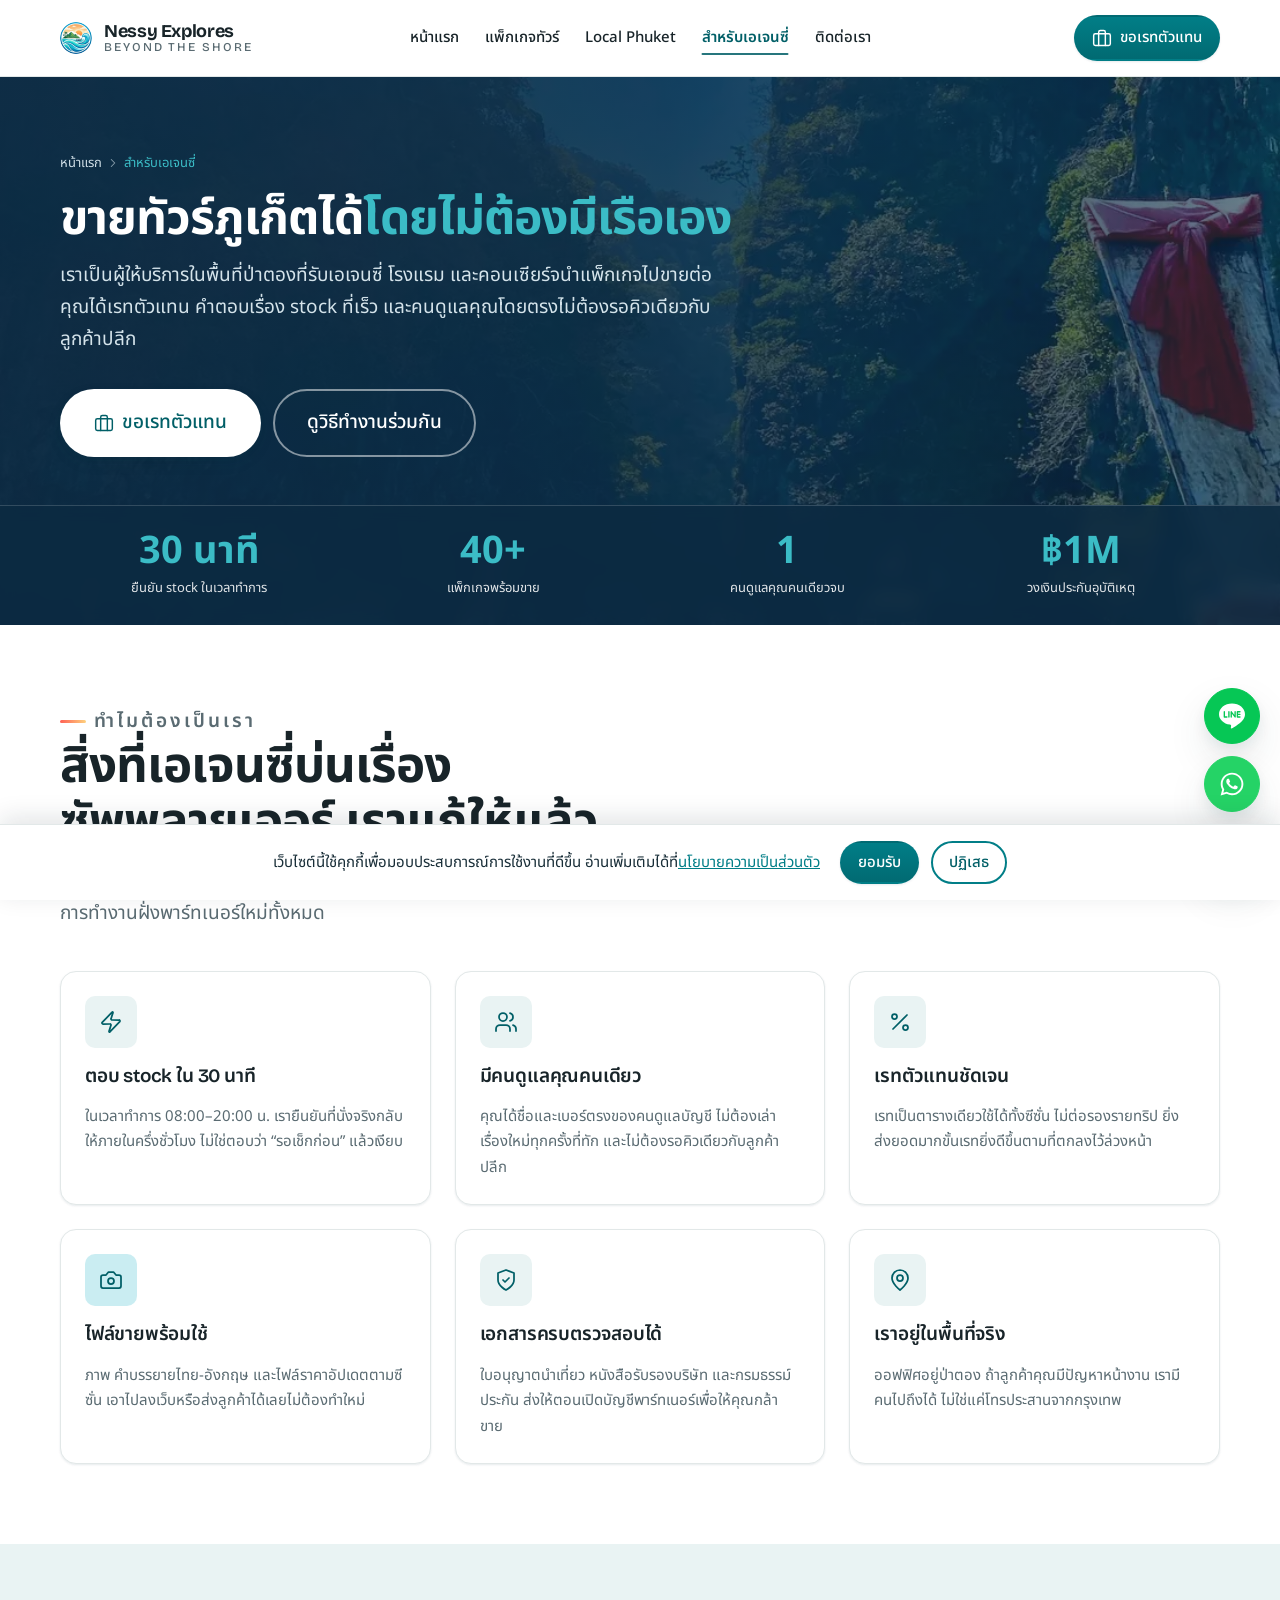
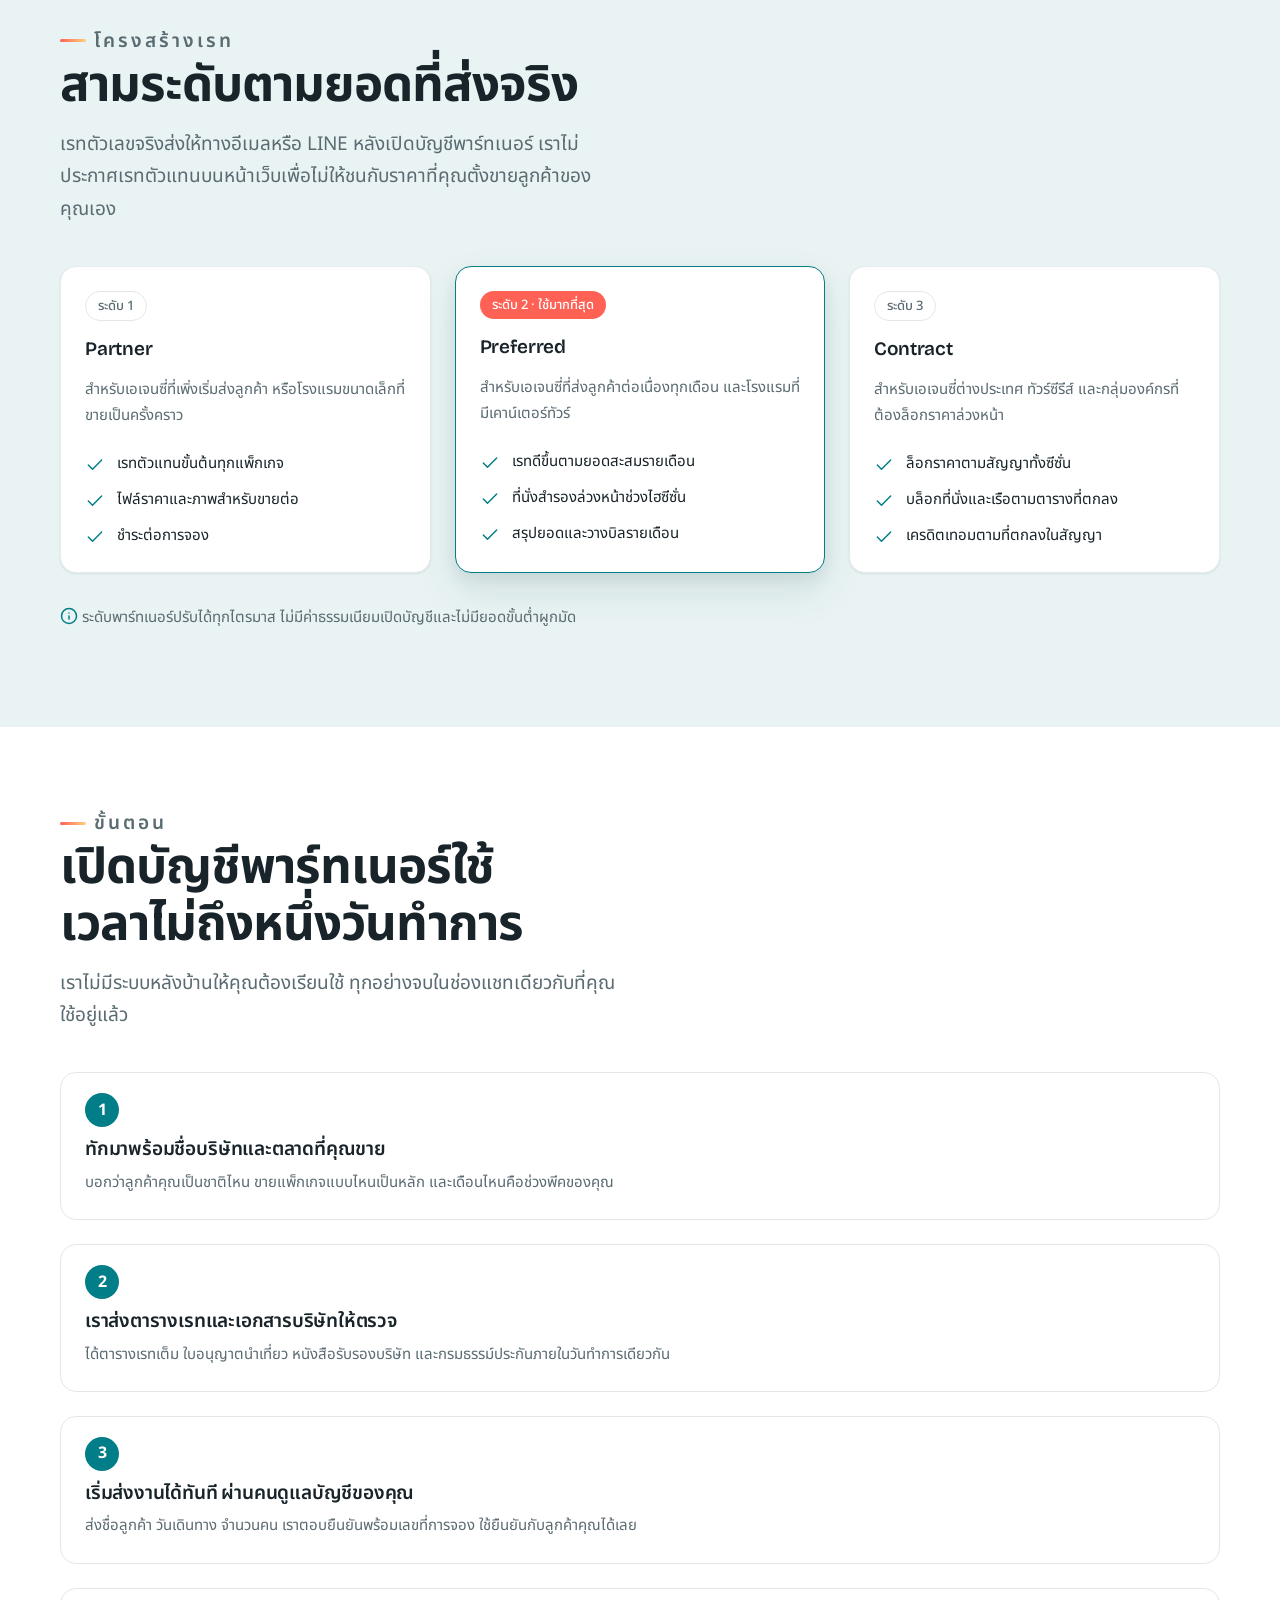
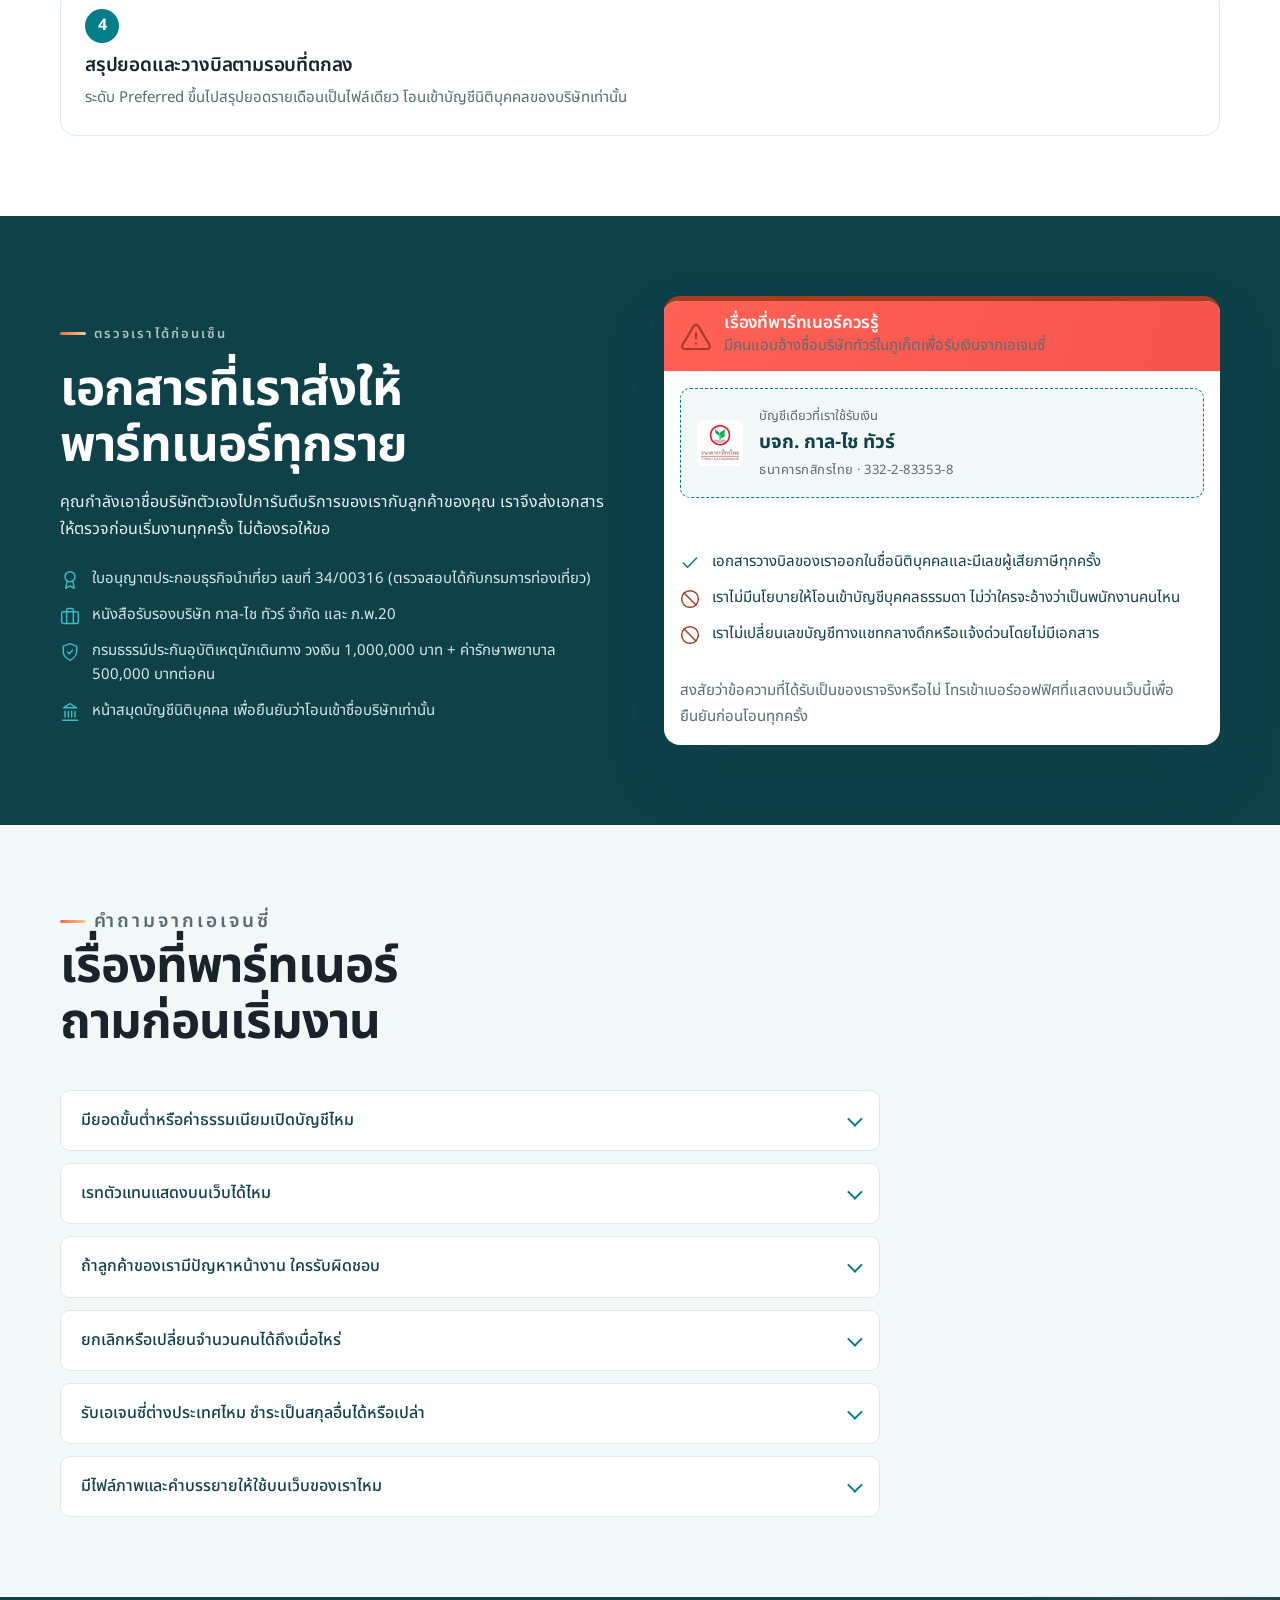
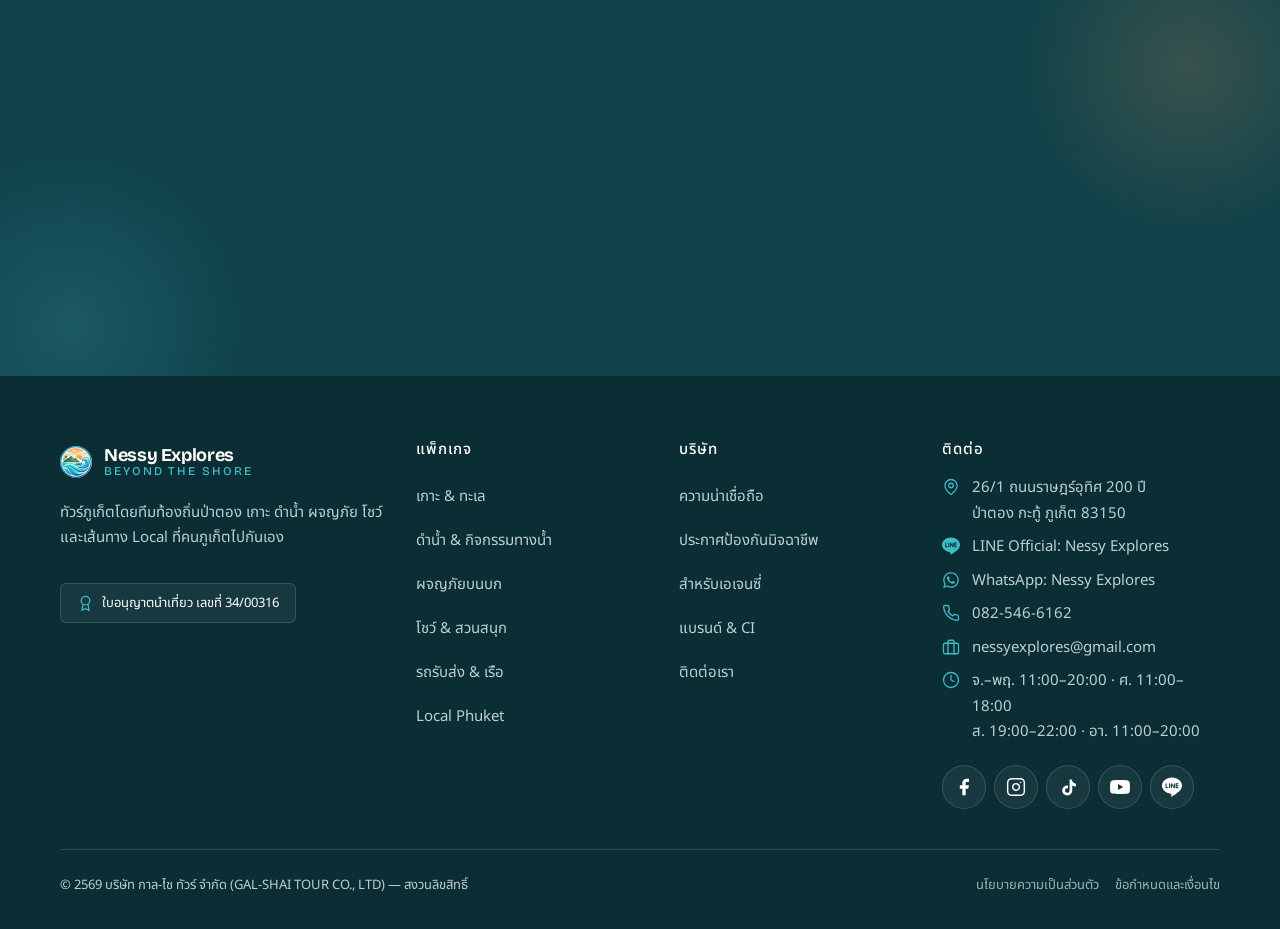
<file: agency.html>
<!DOCTYPE html>
<html lang="th">
<head>
<meta charset="UTF-8">
<meta name="viewport" content="width=device-width, initial-scale=1">
<title>สำหรับเอเจนซี่ &amp; โรงแรม — เรทตัวแทนทัวร์ภูเก็ต | Nessy Explores</title>
<meta name="description" content="เรทตัวแทนสำหรับเอเจนซี่ โรงแรม และคอนเซียร์จในภูเก็ต ยืนยัน stock เร็ว มีไฟล์ราคาและภาพให้ใช้ขายต่อ ติดต่อทีมขายพาร์ทเนอร์โดยตรง">
<meta name="theme-color" content="#0F4149">
<link rel="icon" href="assets/img/favicon-32-nessyexplores.png" sizes="32x32">
<link rel="apple-touch-icon" href="assets/img/favicon-180-nessyexplores.png">
<link rel="preconnect" href="https://fonts.googleapis.com">
<link rel="preconnect" href="https://fonts.gstatic.com" crossorigin>
<link rel="stylesheet" href="assets/style.css?v=20260902k">
</head>
<body>
<script src="assets/sprite.js"></script>

<a class="skip-link" href="#main">ข้ามไปเนื้อหาหลัก</a>

<!-- ============================ NAV ============================ -->
<header class="navbar">
  <div class="wrap">
    <a class="brand" href="index.html" aria-label="Nessy Explores หน้าแรก">
      <img class="brand-mark" src="assets/img/logo-mark-nessyexplores.webp"
           width="40" height="40" alt="" decoding="async">
      <span class="brand-txt">
        <span class="brand-name">Nessy Explores</span>
        <span class="brand-tag">Beyond the Shore</span>
      </span>
    </a>

    <nav aria-label="เมนูหลัก">
      <ul class="nav-links" id="nav-links" data-open="false">
        <li><a href="index.html">หน้าแรก</a></li>
        <li><a href="packages.html">แพ็กเกจทัวร์</a></li>
        <li><a href="local.html">Local Phuket</a></li>
        <li><a href="agency.html" aria-current="page">สำหรับเอเจนซี่</a></li>
        <li><a href="index.html#contact">ติดต่อเรา</a></li>
      </ul>
    </nav>

    <div class="nav-cta">
      <a class="btn btn-primary btn-sm" href="#partner">
        <svg class="ic" aria-hidden="true"><use href="#i-briefcase"/></svg>ขอเรทตัวแทน
      </a>
      <button class="nav-toggle" type="button" aria-expanded="false" aria-controls="nav-links" aria-label="เปิดเมนู">
        <svg class="ic" aria-hidden="true"><use href="#i-menu"/></svg>
      </button>
    </div>
  </div>
</header>

<main id="main">

<!-- ============================ PAGE HERO ============================ -->
<section class="page-hero with-stats">
  <div class="page-hero-art" aria-hidden="true">
    <img src="assets/img/lagoon-nessyexplores.webp" width="867" height="1233" alt=""
         loading="eager" fetchpriority="high" decoding="async">
  </div>
  <div class="wrap">
    <div class="page-hero-inner">
      <ol class="crumbs">
        <li><a href="index.html">หน้าแรก</a></li>
        <li><svg class="ic" aria-hidden="true"><use href="#i-chevron-right"/></svg></li>
        <li><span aria-current="page">สำหรับเอเจนซี่</span></li>
      </ol>
      <h1>ขายทัวร์ภูเก็ตได้<em>โดยไม่ต้องมีเรือเอง</em></h1>
      <p class="page-hero-lead">
        เราเป็นผู้ให้บริการในพื้นที่ป่าตองที่รับเอเจนซี่ โรงแรม และคอนเซียร์จนำแพ็กเกจไปขายต่อ
        คุณได้เรทตัวแทน คำตอบเรื่อง stock ที่เร็ว และคนดูแลคุณโดยตรงไม่ต้องรอคิวเดียวกับลูกค้าปลีก
      </p>
      <div class="btn-row" style="margin-top:var(--s-8)">
        <a class="btn btn-light btn-lg" href="#partner">
          <svg class="ic" aria-hidden="true"><use href="#i-briefcase"/></svg>
          ขอเรทตัวแทน
        </a>
        <a class="btn btn-onDark btn-lg" href="#how">ดูวิธีทำงานร่วมกัน</a>
      </div>
    </div>
  </div>

  <div class="stats">
    <div class="wrap">
      <div class="stat"><b class="num">30 นาที</b><span>ยืนยัน stock ในเวลาทำการ</span></div>
      <div class="stat"><b class="num">40+</b><span>แพ็กเกจพร้อมขาย</span></div>
      <div class="stat"><b class="num">1</b><span>คนดูแลคุณคนเดียวจบ</span></div>
      <div class="stat"><b class="num">฿1M</b><span>วงเงินประกันอุบัติเหตุ</span></div>
    </div>
  </div>
</section>

<!-- ============================ WHY PARTNER ============================ -->
<section class="sf-white">
  <div class="wrap">
    <div class="head reveal">
      <p class="eyebrow">ทำไมต้องเป็นเรา</p>
      <h2>สิ่งที่เอเจนซี่บ่นเรื่องซัพพลายเออร์ เราแก้ให้แล้ว</h2>
      <p>เราเคยเป็นคนที่รอคำตอบเรื่องที่นั่งจนลูกค้าหายไปเหมือนกัน จึงออกแบบการทำงานฝั่งพาร์ทเนอร์ใหม่ทั้งหมด</p>
    </div>

    <div class="grid g-3">
      <article class="card card-pad feature reveal">
        <span class="icon-tile"><svg class="ic" aria-hidden="true"><use href="#i-zap"/></svg></span>
        <h3>ตอบ stock ใน 30 นาที</h3>
        <p>ในเวลาทำการ 08:00–20:00 น. เรายืนยันที่นั่งจริงกลับให้ภายในครึ่งชั่วโมง ไม่ใช่ตอบว่า “รอเช็กก่อน” แล้วเงียบ</p>
      </article>

      <article class="card card-pad feature reveal">
        <span class="icon-tile"><svg class="ic" aria-hidden="true"><use href="#i-users"/></svg></span>
        <h3>มีคนดูแลคุณคนเดียว</h3>
        <p>คุณได้ชื่อและเบอร์ตรงของคนดูแลบัญชี ไม่ต้องเล่าเรื่องใหม่ทุกครั้งที่ทัก และไม่ต้องรอคิวเดียวกับลูกค้าปลีก</p>
      </article>

      <article class="card card-pad feature reveal">
        <span class="icon-tile"><svg class="ic" aria-hidden="true"><use href="#i-percent"/></svg></span>
        <h3>เรทตัวแทนชัดเจน</h3>
        <p>เรทเป็นตารางเดียวใช้ได้ทั้งซีซั่น ไม่ต่อรองรายทริป ยิ่งส่งยอดมากขั้นเรทยิ่งดีขึ้นตามที่ตกลงไว้ล่วงหน้า</p>
      </article>

      <article class="card card-pad feature reveal">
        <span class="icon-tile sky"><svg class="ic" aria-hidden="true"><use href="#i-camera"/></svg></span>
        <h3>ไฟล์ขายพร้อมใช้</h3>
        <p>ภาพ คำบรรยายไทย-อังกฤษ และไฟล์ราคาอัปเดตตามซีซั่น เอาไปลงเว็บหรือส่งลูกค้าได้เลยไม่ต้องทำใหม่</p>
      </article>

      <article class="card card-pad feature reveal">
        <span class="icon-tile"><svg class="ic" aria-hidden="true"><use href="#i-shield"/></svg></span>
        <h3>เอกสารครบตรวจสอบได้</h3>
        <p>ใบอนุญาตนำเที่ยว หนังสือรับรองบริษัท และกรมธรรม์ประกัน ส่งให้ตอนเปิดบัญชีพาร์ทเนอร์เพื่อให้คุณกล้าขาย</p>
      </article>

      <article class="card card-pad feature reveal">
        <span class="icon-tile"><svg class="ic" aria-hidden="true"><use href="#i-pin"/></svg></span>
        <h3>เราอยู่ในพื้นที่จริง</h3>
        <p>ออฟฟิศอยู่ป่าตอง ถ้าลูกค้าคุณมีปัญหาหน้างาน เรามีคนไปถึงได้ ไม่ใช่แค่โทรประสานจากกรุงเทพ</p>
      </article>
    </div>
  </div>
</section>

<!-- ============================ RATE TIERS ============================ -->
<section class="sf-frost-deep">
  <div class="wrap">
    <div class="head reveal">
      <p class="eyebrow">โครงสร้างเรท</p>
      <h2>สามระดับตามยอดที่ส่งจริง</h2>
      <p>
        เรทตัวเลขจริงส่งให้ทางอีเมลหรือ LINE หลังเปิดบัญชีพาร์ทเนอร์
        เราไม่ประกาศเรทตัวแทนบนหน้าเว็บเพื่อไม่ให้ชนกับราคาที่คุณตั้งขายลูกค้าของคุณเอง
      </p>
    </div>

    <div class="grid g-3">
      <article class="card card-pad feature reveal">
        <span class="badge badge-outline" style="align-self:flex-start">ระดับ 1</span>
        <h3>Partner</h3>
        <p>สำหรับเอเจนซี่ที่เพิ่งเริ่มส่งลูกค้า หรือโรงแรมขนาดเล็กที่ขายเป็นครั้งคราว</p>
        <ul class="checklist" style="margin-top:var(--s-2)">
          <li class="ok"><svg class="ic" aria-hidden="true"><use href="#i-check"/></svg><span>เรทตัวแทนขั้นต้นทุกแพ็กเกจ</span></li>
          <li class="ok"><svg class="ic" aria-hidden="true"><use href="#i-check"/></svg><span>ไฟล์ราคาและภาพสำหรับขายต่อ</span></li>
          <li class="ok"><svg class="ic" aria-hidden="true"><use href="#i-check"/></svg><span>ชำระต่อการจอง</span></li>
        </ul>
      </article>

      <article class="card card-pad feature reveal" style="border-color:var(--blue); box-shadow:var(--e-3)">
        <span class="badge badge-promo" style="align-self:flex-start">ระดับ 2 · ใช้มากที่สุด</span>
        <h3>Preferred</h3>
        <p>สำหรับเอเจนซี่ที่ส่งลูกค้าต่อเนื่องทุกเดือน และโรงแรมที่มีเคาน์เตอร์ทัวร์</p>
        <ul class="checklist" style="margin-top:var(--s-2)">
          <li class="ok"><svg class="ic" aria-hidden="true"><use href="#i-check"/></svg><span>เรทดีขึ้นตามยอดสะสมรายเดือน</span></li>
          <li class="ok"><svg class="ic" aria-hidden="true"><use href="#i-check"/></svg><span>ที่นั่งสำรองล่วงหน้าช่วงไฮซีซั่น</span></li>
          <li class="ok"><svg class="ic" aria-hidden="true"><use href="#i-check"/></svg><span>สรุปยอดและวางบิลรายเดือน</span></li>
        </ul>
      </article>

      <article class="card card-pad feature reveal">
        <span class="badge badge-outline" style="align-self:flex-start">ระดับ 3</span>
        <h3>Contract</h3>
        <p>สำหรับเอเจนซี่ต่างประเทศ ทัวร์ซีรีส์ และกลุ่มองค์กรที่ต้องล็อกราคาล่วงหน้า</p>
        <ul class="checklist" style="margin-top:var(--s-2)">
          <li class="ok"><svg class="ic" aria-hidden="true"><use href="#i-check"/></svg><span>ล็อกราคาตามสัญญาทั้งซีซั่น</span></li>
          <li class="ok"><svg class="ic" aria-hidden="true"><use href="#i-check"/></svg><span>บล็อกที่นั่งและเรือตามตารางที่ตกลง</span></li>
          <li class="ok"><svg class="ic" aria-hidden="true"><use href="#i-check"/></svg><span>เครดิตเทอมตามที่ตกลงในสัญญา</span></li>
        </ul>
      </article>
    </div>

    <p class="reveal" style="margin-top:var(--s-8); font-size:var(--t-sm); color:var(--muted)">
      <svg class="ic ic-sm" aria-hidden="true" style="display:inline-block; vertical-align:-3px; stroke:var(--blue)"><use href="#i-info"/></svg>
      ระดับพาร์ทเนอร์ปรับได้ทุกไตรมาส ไม่มีค่าธรรมเนียมเปิดบัญชีและไม่มียอดขั้นต่ำผูกมัด
    </p>
  </div>
</section>

<!-- ============================ HOW IT WORKS ============================ -->
<section class="sf-white" id="how">
  <div class="wrap">
    <div class="head reveal">
      <p class="eyebrow">ขั้นตอน</p>
      <h2>เปิดบัญชีพาร์ทเนอร์ใช้เวลาไม่ถึงหนึ่งวันทำการ</h2>
      <p>เราไม่มีระบบหลังบ้านให้คุณต้องเรียนใช้ ทุกอย่างจบในช่องแชทเดียวกับที่คุณใช้อยู่แล้ว</p>
    </div>

    <div class="steps reveal">
      <article class="step">
        <h3>ทักมาพร้อมชื่อบริษัทและตลาดที่คุณขาย</h3>
        <p>บอกว่าลูกค้าคุณเป็นชาติไหน ขายแพ็กเกจแบบไหนเป็นหลัก และเดือนไหนคือช่วงพีคของคุณ</p>
      </article>
      <article class="step">
        <h3>เราส่งตารางเรทและเอกสารบริษัทให้ตรวจ</h3>
        <p>ได้ตารางเรทเต็ม ใบอนุญาตนำเที่ยว หนังสือรับรองบริษัท และกรมธรรม์ประกันภายในวันทำการเดียวกัน</p>
      </article>
      <article class="step">
        <h3>เริ่มส่งงานได้ทันที ผ่านคนดูแลบัญชีของคุณ</h3>
        <p>ส่งชื่อลูกค้า วันเดินทาง จำนวนคน เราตอบยืนยันพร้อมเลขที่การจอง ใช้ยืนยันกับลูกค้าคุณได้เลย</p>
      </article>
      <article class="step">
        <h3>สรุปยอดและวางบิลตามรอบที่ตกลง</h3>
        <p>ระดับ Preferred ขึ้นไปสรุปยอดรายเดือนเป็นไฟล์เดียว โอนเข้าบัญชีนิติบุคคลของบริษัทเท่านั้น</p>
      </article>
    </div>
  </div>
</section>

<!-- ============================ TRUST FOR B2B ============================ -->
<section class="sf-prussian">
  <div class="wrap">
    <div class="split">
      <div class="reveal">
        <p class="eyebrow">ตรวจเราได้ก่อนเซ็น</p>
        <h2>เอกสารที่เราส่งให้พาร์ทเนอร์ทุกราย</h2>
        <p>
          คุณกำลังเอาชื่อบริษัทตัวเองไปการันตีบริการของเรากับลูกค้าของคุณ
          เราจึงส่งเอกสารให้ตรวจก่อนเริ่มงานทุกครั้ง ไม่ต้องรอให้ขอ
        </p>
        <ul class="checklist on-dark" style="margin-top:var(--s-6)">
          <li class="ok"><svg class="ic" aria-hidden="true"><use href="#i-award"/></svg><span>ใบอนุญาตประกอบธุรกิจนำเที่ยว เลขที่ 34/00316 (ตรวจสอบได้กับกรมการท่องเที่ยว)</span></li>
          <li class="ok"><svg class="ic" aria-hidden="true"><use href="#i-briefcase"/></svg><span>หนังสือรับรองบริษัท กาล-ไช ทัวร์ จำกัด และ ภ.พ.20</span></li>
          <li class="ok"><svg class="ic" aria-hidden="true"><use href="#i-shield"/></svg><span>กรมธรรม์ประกันอุบัติเหตุนักเดินทาง วงเงิน 1,000,000 บาท + ค่ารักษาพยาบาล 500,000 บาทต่อคน</span></li>
          <li class="ok"><svg class="ic" aria-hidden="true"><use href="#i-bank"/></svg><span>หน้าสมุดบัญชีนิติบุคคล เพื่อยืนยันว่าโอนเข้าชื่อบริษัทเท่านั้น</span></li>
        </ul>
      </div>

      <aside class="scam reveal">
        <div class="scam-head">
          <svg class="ic ic-lg" aria-hidden="true"><use href="#i-alert"/></svg>
          <div>
            <h3>เรื่องที่พาร์ทเนอร์ควรรู้</h3>
            <p>มีคนแอบอ้างชื่อบริษัททัวร์ในภูเก็ตเพื่อรับเงินจากเอเจนซี่</p>
          </div>
        </div>
        <div class="scam-body">
          <div class="bank">
            <span class="bank-logo bank-logo-kbank">
              <img src="assets/img/kbank-logo-nessyexplores.png" alt="KBank" width="46" height="46">
            </span>
            <div class="bank-info">
              <span>บัญชีเดียวที่เราใช้รับเงิน</span>
              <b>บจก. กาล-ไช ทัวร์</b>
              <span class="acct">ธนาคารกสิกรไทย · 332-2-83353-8</span>
            </div>
          </div>

          <ul class="checklist" style="margin-top:var(--s-5)">
            <li class="ok">
              <svg class="ic" aria-hidden="true"><use href="#i-check"/></svg>
              <span>เอกสารวางบิลของเราออกในชื่อนิติบุคคลและมีเลขผู้เสียภาษีทุกครั้ง</span>
            </li>
            <li class="no">
              <svg class="ic" aria-hidden="true"><use href="#i-ban"/></svg>
              <span>เราไม่มีนโยบายให้โอนเข้าบัญชีบุคคลธรรมดา ไม่ว่าใครจะอ้างว่าเป็นพนักงานคนไหน</span>
            </li>
            <li class="no">
              <svg class="ic" aria-hidden="true"><use href="#i-ban"/></svg>
              <span>เราไม่เปลี่ยนเลขบัญชีทางแชทกลางดึกหรือแจ้งด่วนโดยไม่มีเอกสาร</span>
            </li>
          </ul>

          <p style="margin:var(--s-5) 0 0; font-size:var(--t-sm); color:var(--muted)">
            สงสัยว่าข้อความที่ได้รับเป็นของเราจริงหรือไม่ โทรเข้าเบอร์ออฟฟิศที่แสดงบนเว็บนี้เพื่อยืนยันก่อนโอนทุกครั้ง
          </p>
        </div>
      </aside>
    </div>
  </div>
</section>

<!-- ============================ FAQ ============================ -->
<section class="sf-frost">
  <div class="wrap">
    <div class="head reveal">
      <p class="eyebrow">คำถามจากเอเจนซี่</p>
      <h2>เรื่องที่พาร์ทเนอร์ถามก่อนเริ่มงาน</h2>
    </div>

    <div class="faq reveal">
      <details>
        <summary>มียอดขั้นต่ำหรือค่าธรรมเนียมเปิดบัญชีไหม</summary>
        <div class="answer"><p>ไม่มีทั้งสองอย่าง คุณเริ่มจากระดับ Partner ได้เลยแม้ส่งลูกค้าเดือนละรายเดียว ระดับเรทจะขยับขึ้นเองเมื่อยอดสะสมถึงเกณฑ์ที่เราแจ้งไว้ตอนเปิดบัญชี</p></div>
      </details>

      <details>
        <summary>เรทตัวแทนแสดงบนเว็บได้ไหม</summary>
        <div class="answer"><p>เราไม่ประกาศเรทตัวแทนบนหน้าเว็บ เพราะจะชนกับราคาที่คุณตั้งขายลูกค้าของคุณเอง เรทส่งให้ทางอีเมลหรือ LINE เป็นไฟล์แยกหลังเปิดบัญชี และเราขอให้คุณไม่เผยแพร่ต่อสาธารณะเช่นกัน</p></div>
      </details>

      <details>
        <summary>ถ้าลูกค้าของเรามีปัญหาหน้างาน ใครรับผิดชอบ</summary>
        <div class="answer"><p>เรารับผิดชอบทุกอย่างที่เกิดในทริปที่เราให้บริการ มีเบอร์ฉุกเฉินตลอดเวลาเดินทาง และมีคนในพื้นที่ป่าตองไปถึงหน้างานได้ ประกันอุบัติเหตุคุ้มครองผู้เดินทางทุกคนวงเงิน 1,000,000 บาทต่อคน</p></div>
      </details>

      <details>
        <summary>ยกเลิกหรือเปลี่ยนจำนวนคนได้ถึงเมื่อไหร่</summary>
        <div class="answer"><p>เงื่อนไขต่างกันตามแพ็กเกจและซัพพลายเออร์ต้นทาง โดยทั่วไปทัวร์เรือใหญ่ยืดหยุ่นกว่าสปีดโบ๊ทและอุทยาน เราระบุเงื่อนไขยกเลิกไว้ในตารางเรทของแต่ละแพ็กเกจให้คุณแจ้งลูกค้าได้ถูกต้องตั้งแต่ตอนขาย</p></div>
      </details>

      <details>
        <summary>รับเอเจนซี่ต่างประเทศไหม ชำระเป็นสกุลอื่นได้หรือเปล่า</summary>
        <div class="answer"><p>รับ เรามีพาร์ทเนอร์ต่างประเทศที่ส่งลูกค้าเข้าภูเก็ตอยู่แล้ว การชำระเงินทำผ่านการโอนเข้าบัญชีนิติบุคคลของบริษัทเป็นเงินบาท เรื่องอัตราแลกเปลี่ยนและเงื่อนไขเครดิตเทอมคุยได้ในระดับ Contract</p></div>
      </details>

      <details>
        <summary>มีไฟล์ภาพและคำบรรยายให้ใช้บนเว็บของเราไหม</summary>
        <div class="answer"><p>มี เราส่งชุดภาพและคำบรรยายไทย-อังกฤษของทุกแพ็กเกจให้ใช้ได้ในสื่อการขายของคุณ อัปเดตตามซีซั่น ขอเพียงอย่าตัดต่อจนเนื้อหาผิดจากบริการจริง เพราะลูกค้าจะมาถามเราหน้างาน</p></div>
      </details>
    </div>
  </div>
</section>

<!-- ============================ PARTNER CTA ============================ -->
<section class="cta-band" id="partner">
  <div class="wrap">
    <div class="cta-inner reveal">
      <div>
        <h2>ขอตารางเรทตัวแทน</h2>
        <p>
          ทักมาพร้อมชื่อบริษัทและตลาดที่คุณขาย เราส่งเรทและเอกสารบริษัทกลับให้ภายในวันทำการเดียวกัน
          ติดต่อทีมพาร์ทเนอร์ได้ตรงทางช่องทางด้านขวา
        </p>
      </div>
      <div class="btn-row">
        <a class="btn btn-light btn-lg" href="mailto:partner@nessyexplores.com?subject=%E0%B8%82%E0%B8%AD%E0%B9%80%E0%B8%A3%E0%B8%97%E0%B8%95%E0%B8%B1%E0%B8%A7%E0%B9%81%E0%B8%97%E0%B8%99">
          <svg class="ic" aria-hidden="true"><use href="#i-mail"/></svg>
          partner@nessyexplores.com
        </a>
        <a class="btn btn-light btn-lg" href="https://lin.ee/R05IzYR" target="_blank" rel="noopener">
          <svg class="ic" aria-hidden="true"><use href="#i-chat"/></svg>
          LINE ทีมพาร์ทเนอร์
        </a>
      </div>
    </div>
  </div>
</section>

</main>

<!-- ============================ FOOTER ============================ -->
<footer>
  <div class="wrap">
    <div class="foot-grid">
      <div class="foot-brand">
        <a class="brand" href="index.html">
          <img class="brand-mark" src="assets/img/logo-mark-nessyexplores.webp"
               width="40" height="40" alt="" decoding="async">
          <span class="brand-txt">
            <span class="brand-name">Nessy Explores</span>
            <span class="brand-tag">Beyond the Shore</span>
          </span>
        </a>
        <p>ทัวร์ภูเก็ตโดยทีมท้องถิ่นป่าตอง เกาะ ดำน้ำ ผจญภัย โชว์ และเส้นทาง Local ที่คนภูเก็ตไปกันเอง</p>
        <span class="license">
          <svg class="ic" aria-hidden="true"><use href="#i-award"/></svg>
          ใบอนุญาตนำเที่ยว เลขที่ 34/00316
        </span>
      </div>

      <div>
        <h3>แพ็กเกจ</h3>
        <ul>
          <li><a href="packages.html#sea">เกาะ &amp; ทะเล</a></li>
          <li><a href="packages.html#dive">ดำน้ำ &amp; กิจกรรมทางน้ำ</a></li>
          <li><a href="packages.html#adventure">ผจญภัยบนบก</a></li>
          <li><a href="packages.html#show">โชว์ &amp; สวนสนุก</a></li>
          <li><a href="packages.html#transfer">รถรับส่ง &amp; เรือ</a></li>
          <li><a href="local.html">Local Phuket</a></li>
        </ul>
      </div>

      <div>
        <h3>บริษัท</h3>
        <ul>
          <li><a href="index.html#trust">ความน่าเชื่อถือ</a></li>
          <li><a href="index.html#trust">ประกาศป้องกันมิจฉาชีพ</a></li>
          <li><a href="agency.html">สำหรับเอเจนซี่</a></li>
          <li><a href="brand.html">แบรนด์ &amp; CI</a></li>
          <li><a href="index.html#contact">ติดต่อเรา</a></li>
        </ul>
      </div>

      <div>
        <h3>ติดต่อ</h3>
        <ul class="foot-contact">
          <li>
            <svg class="ic" aria-hidden="true"><use href="#i-pin"/></svg>
            <span><a href="https://www.google.com/maps/search/?api=1&amp;query=26%2F1+Ratuthit+200+Pi+Road+Patong+Kathu+Phuket+83150" target="_blank" rel="noopener" aria-label="เปิดแผนที่ Google Maps">26/1 ถนนราษฎร์อุทิศ 200 ปี<br>ป่าตอง กะทู้ ภูเก็ต 83150</a></span>
          </li>
          <li>
            <svg class="ic ic-brand ic-line-white" aria-hidden="true"><use href="#i-line"/></svg>
            <span>LINE Official: <a href="https://lin.ee/R05IzYR" target="_blank" rel="noopener">Nessy Explores</a></span>
          </li>
          <li>
            <svg class="ic ic-brand" aria-hidden="true"><use href="#i-whatsapp"/></svg>
            <span>WhatsApp: <a href="https://wa.me/message/6FWCMSE6VRA6P1" target="_blank" rel="noopener">Nessy Explores</a></span>
          </li>
          <li>
            <svg class="ic" aria-hidden="true"><use href="#i-phone"/></svg>
            <span><a href="tel:+66825466162">082-546-6162</a></span>
          </li>
          <li>
            <svg class="ic" aria-hidden="true"><use href="#i-briefcase"/></svg>
            <span><a href="mailto:nessyexplores@gmail.com">nessyexplores@gmail.com</a></span>
          </li>
          <li>
            <svg class="ic" aria-hidden="true"><use href="#i-clock"/></svg>
            <span>จ.–พฤ. 11:00–20:00 · ศ. 11:00–18:00<br>ส. 19:00–22:00 · อา. 11:00–20:00</span>
          </li>
        </ul>
        <div class="foot-social" role="list" aria-label="โซเชียลมีเดีย">
          <a role="listitem" href="https://www.facebook.com/search/top?q=Phuket%20with%20Nessy%20Island%20Life%20%26%20Adventures" target="_blank" rel="noopener" aria-label="Facebook: Phuket with Nessy Island Life & Adventures"><svg class="ic ic-brand" aria-hidden="true"><use href="#i-facebook"/></svg></a>
          <a role="listitem" href="https://www.instagram.com/nessyexplores/" target="_blank" rel="noopener" aria-label="Instagram: Nessy Explores"><svg class="ic" aria-hidden="true"><use href="#i-instagram"/></svg></a>
          <a role="listitem" href="https://www.tiktok.com/@nessyeraaa" target="_blank" rel="noopener" aria-label="TikTok: NessyEraaa"><svg class="ic ic-brand" aria-hidden="true"><use href="#i-tiktok"/></svg></a>
          <a role="listitem" href="https://www.youtube.com/@nessyexplores" target="_blank" rel="noopener" aria-label="YouTube: NessyExplores"><svg class="ic ic-brand" aria-hidden="true"><use href="#i-youtube"/></svg></a>
          <a role="listitem" href="https://lin.ee/R05IzYR" target="_blank" rel="noopener" aria-label="LINE OA: Nessy Explores"><svg class="ic ic-brand" aria-hidden="true"><use href="#i-line"/></svg></a>
        </div>
      </div>
    </div>

    <div class="foot-base">
      <p>© <span data-year>2569</span> บริษัท กาล-ไช ทัวร์ จำกัด (GAL-SHAI TOUR CO., LTD) — สงวนลิขสิทธิ์</p>
      <nav class="foot-legal" aria-label="ข้อกำหนดและนโยบาย">
        <a href="privacy.html">นโยบายความเป็นส่วนตัว</a>
        <a href="terms.html">ข้อกำหนดและเงื่อนไข</a>
      </nav>
    </div>
  </div>
</footer>

<!-- ============================ CONTACT DOCK ============================ -->
<div class="dock">
  <a class="dock-line" href="https://lin.ee/R05IzYR" target="_blank" rel="noopener" aria-label="สอบถามทาง LINE">
    <svg class="ic ic-brand" aria-hidden="true"><use href="#i-line"/></svg>
  </a>
  <a class="dock-wa" href="https://wa.me/message/6FWCMSE6VRA6P1" target="_blank" rel="noopener" aria-label="สอบถามทาง WhatsApp">
    <svg class="ic ic-brand" aria-hidden="true"><use href="#i-whatsapp"/></svg>
  </a>
  <a href="tel:+66825466162" aria-label="โทรหาเรา">
    <svg class="ic" aria-hidden="true"><use href="#i-phone"/></svg>
  </a>
</div>

<script src="assets/app.js?v=20260902b" defer></script>
</body>
</html>
</file>
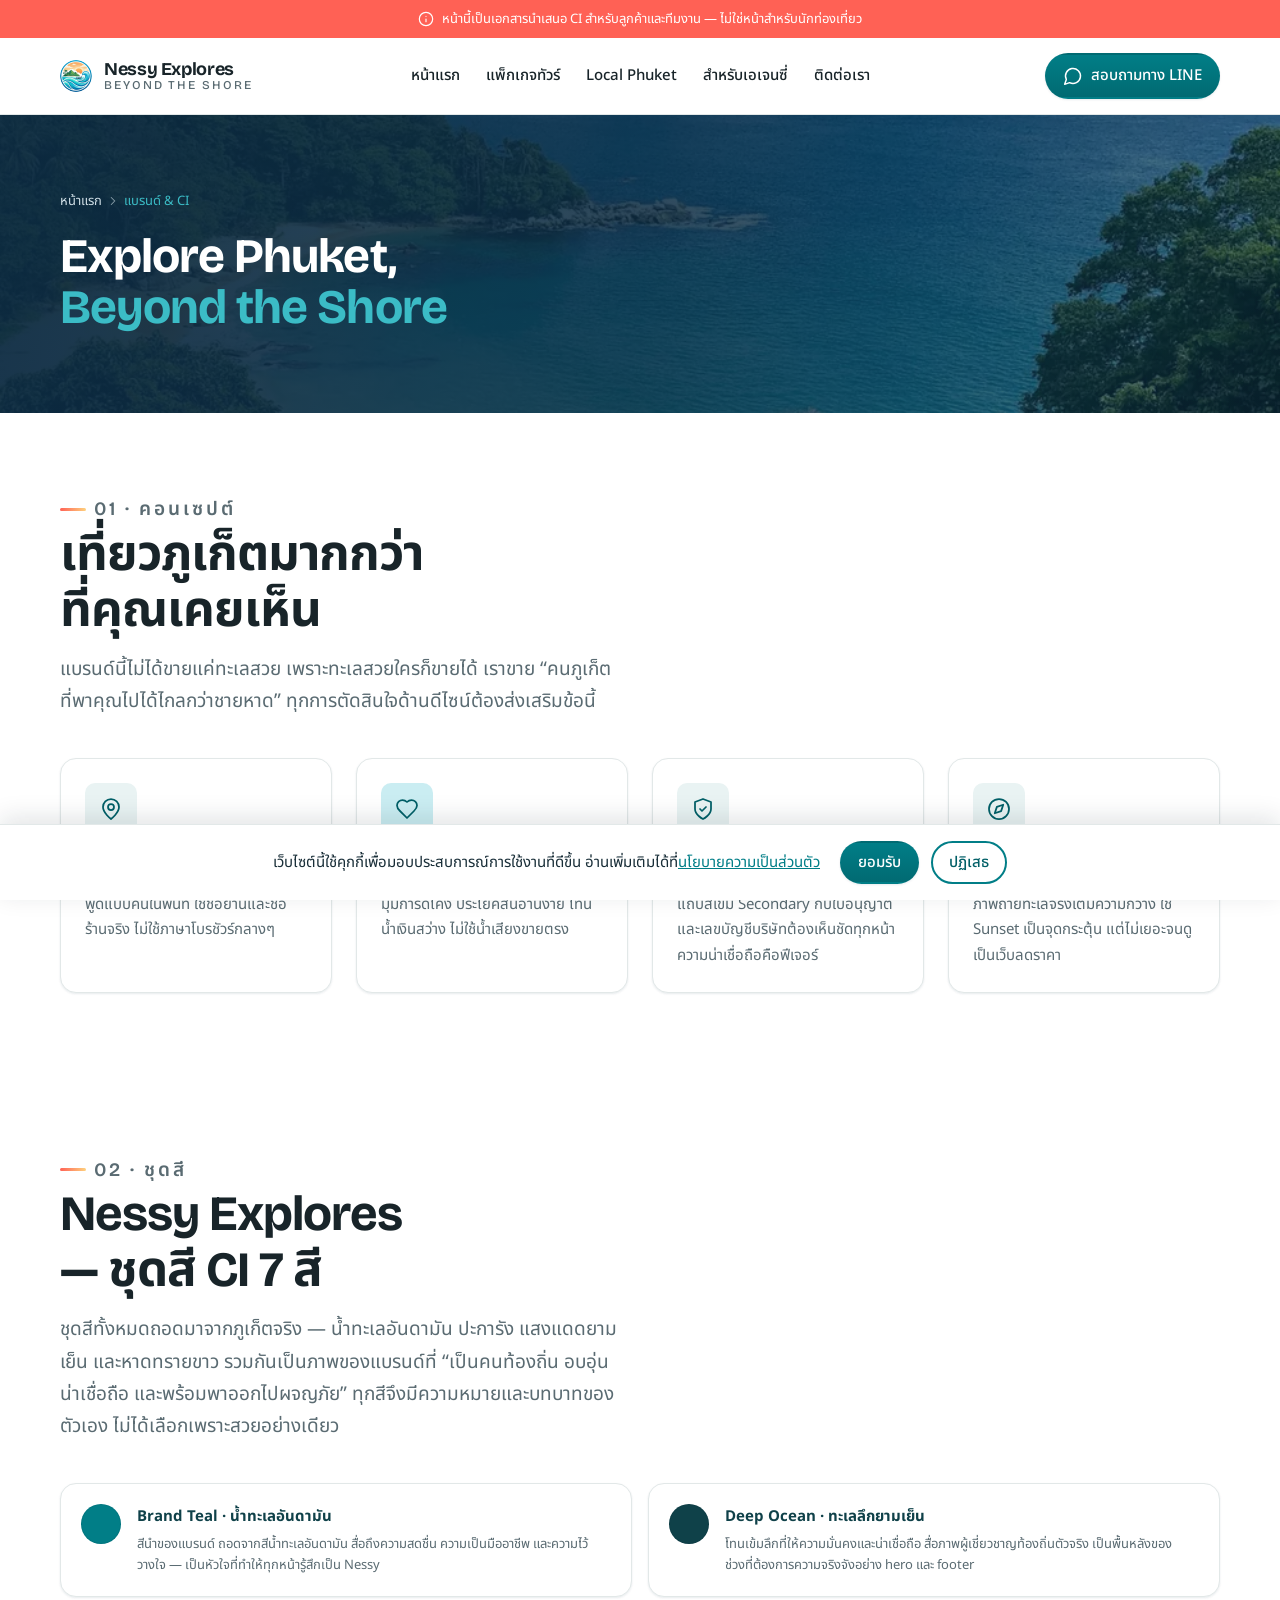
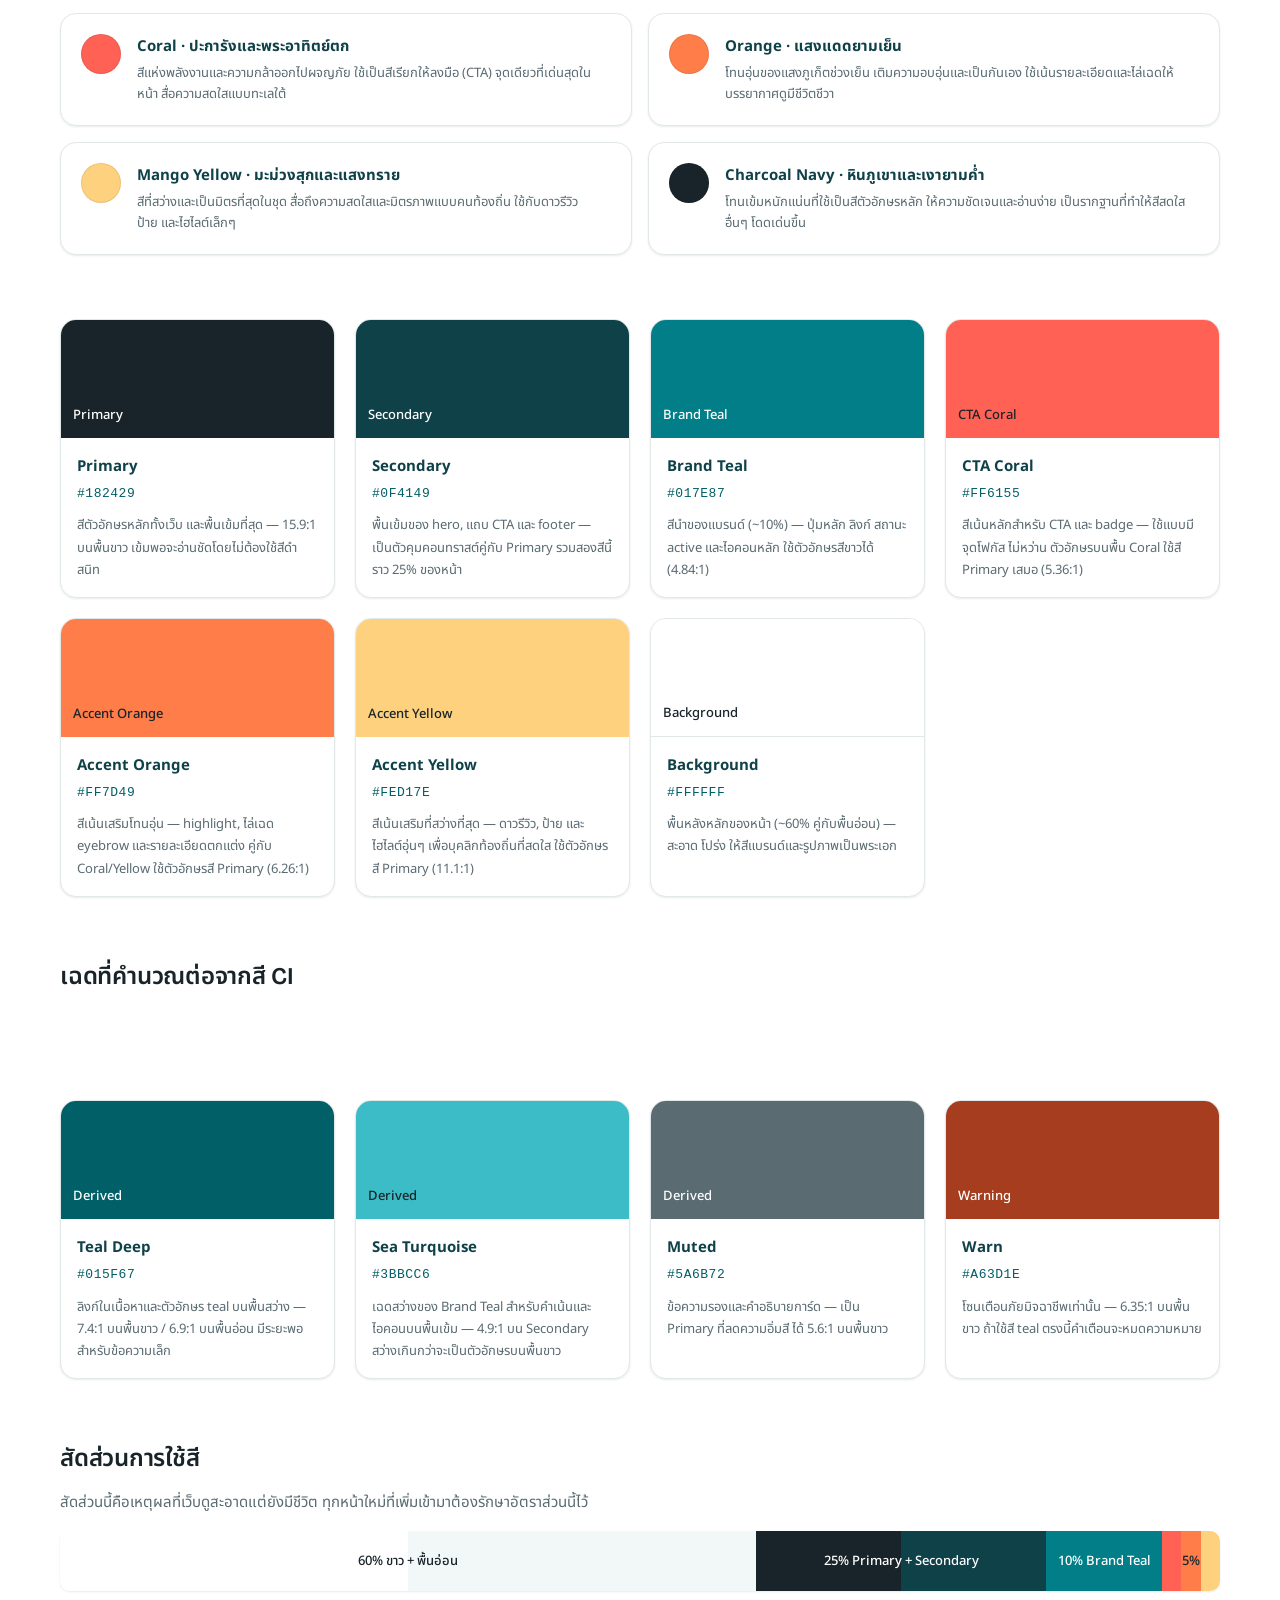
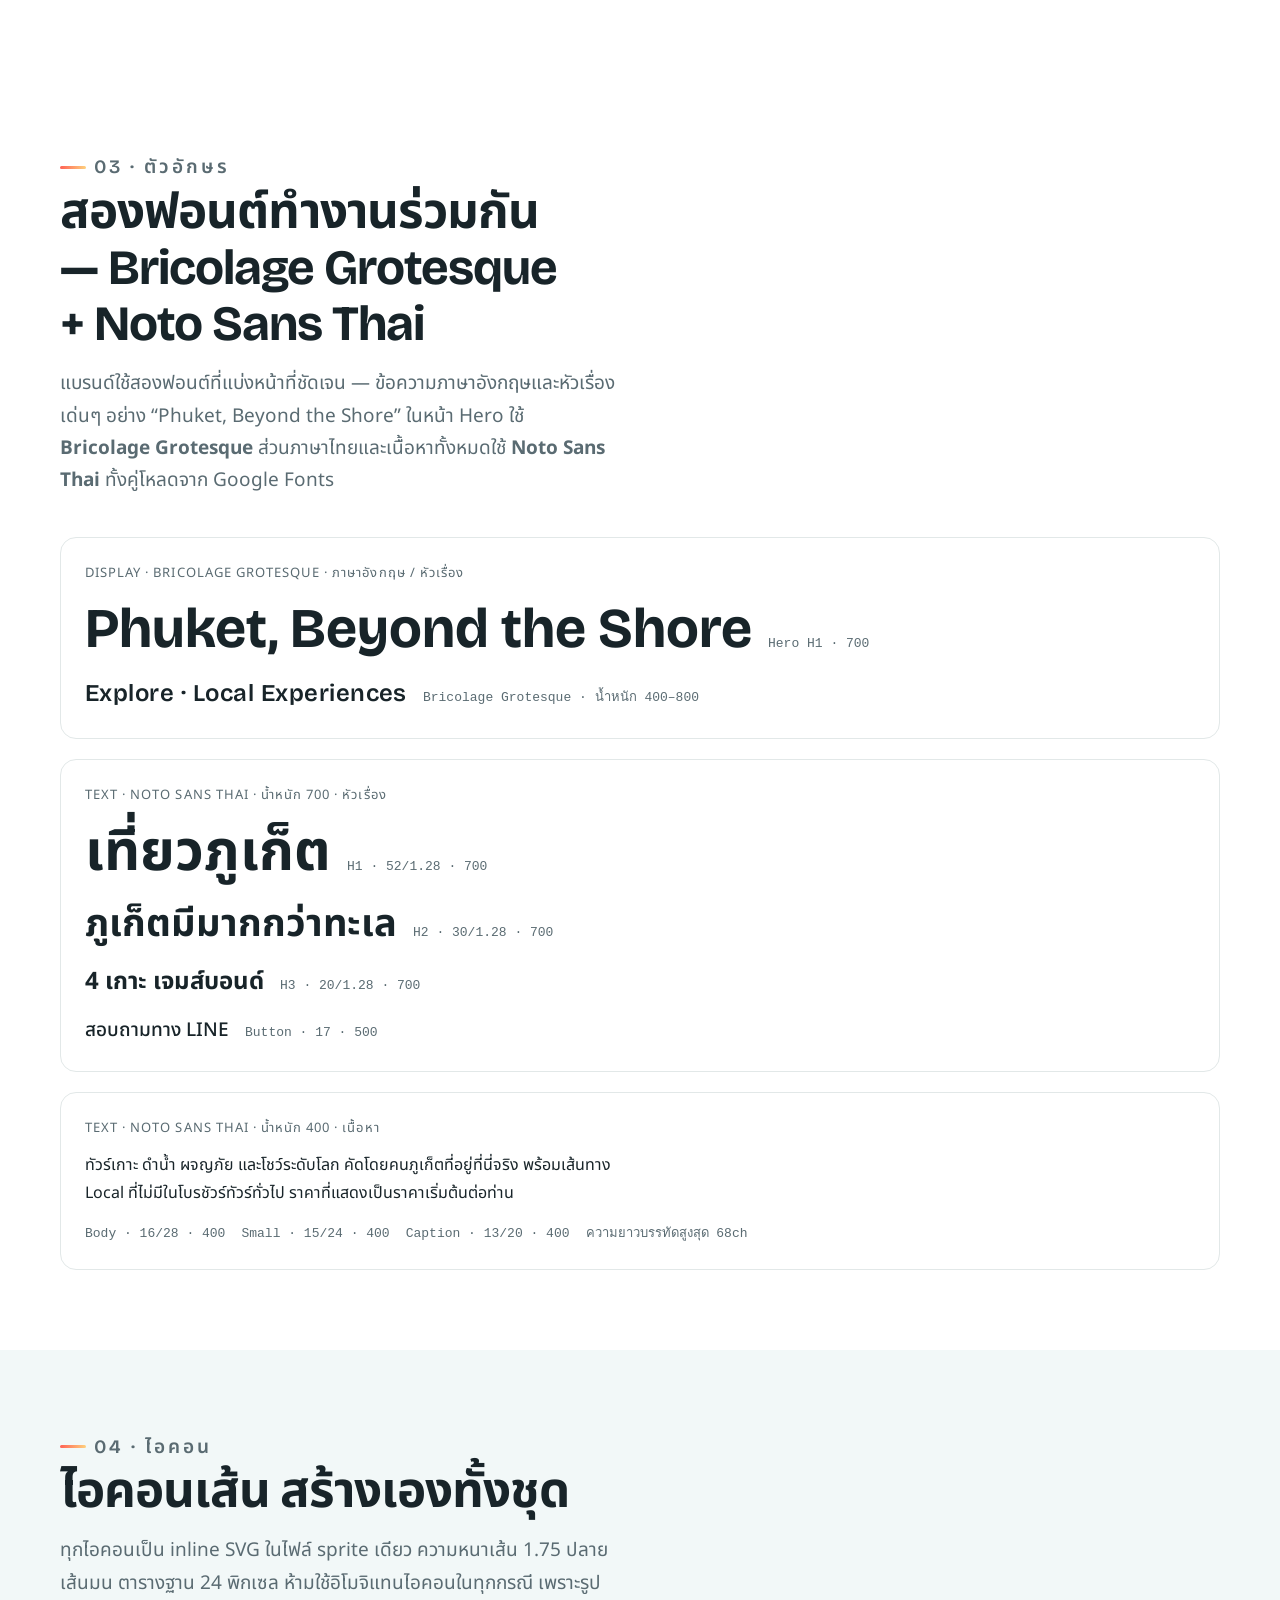
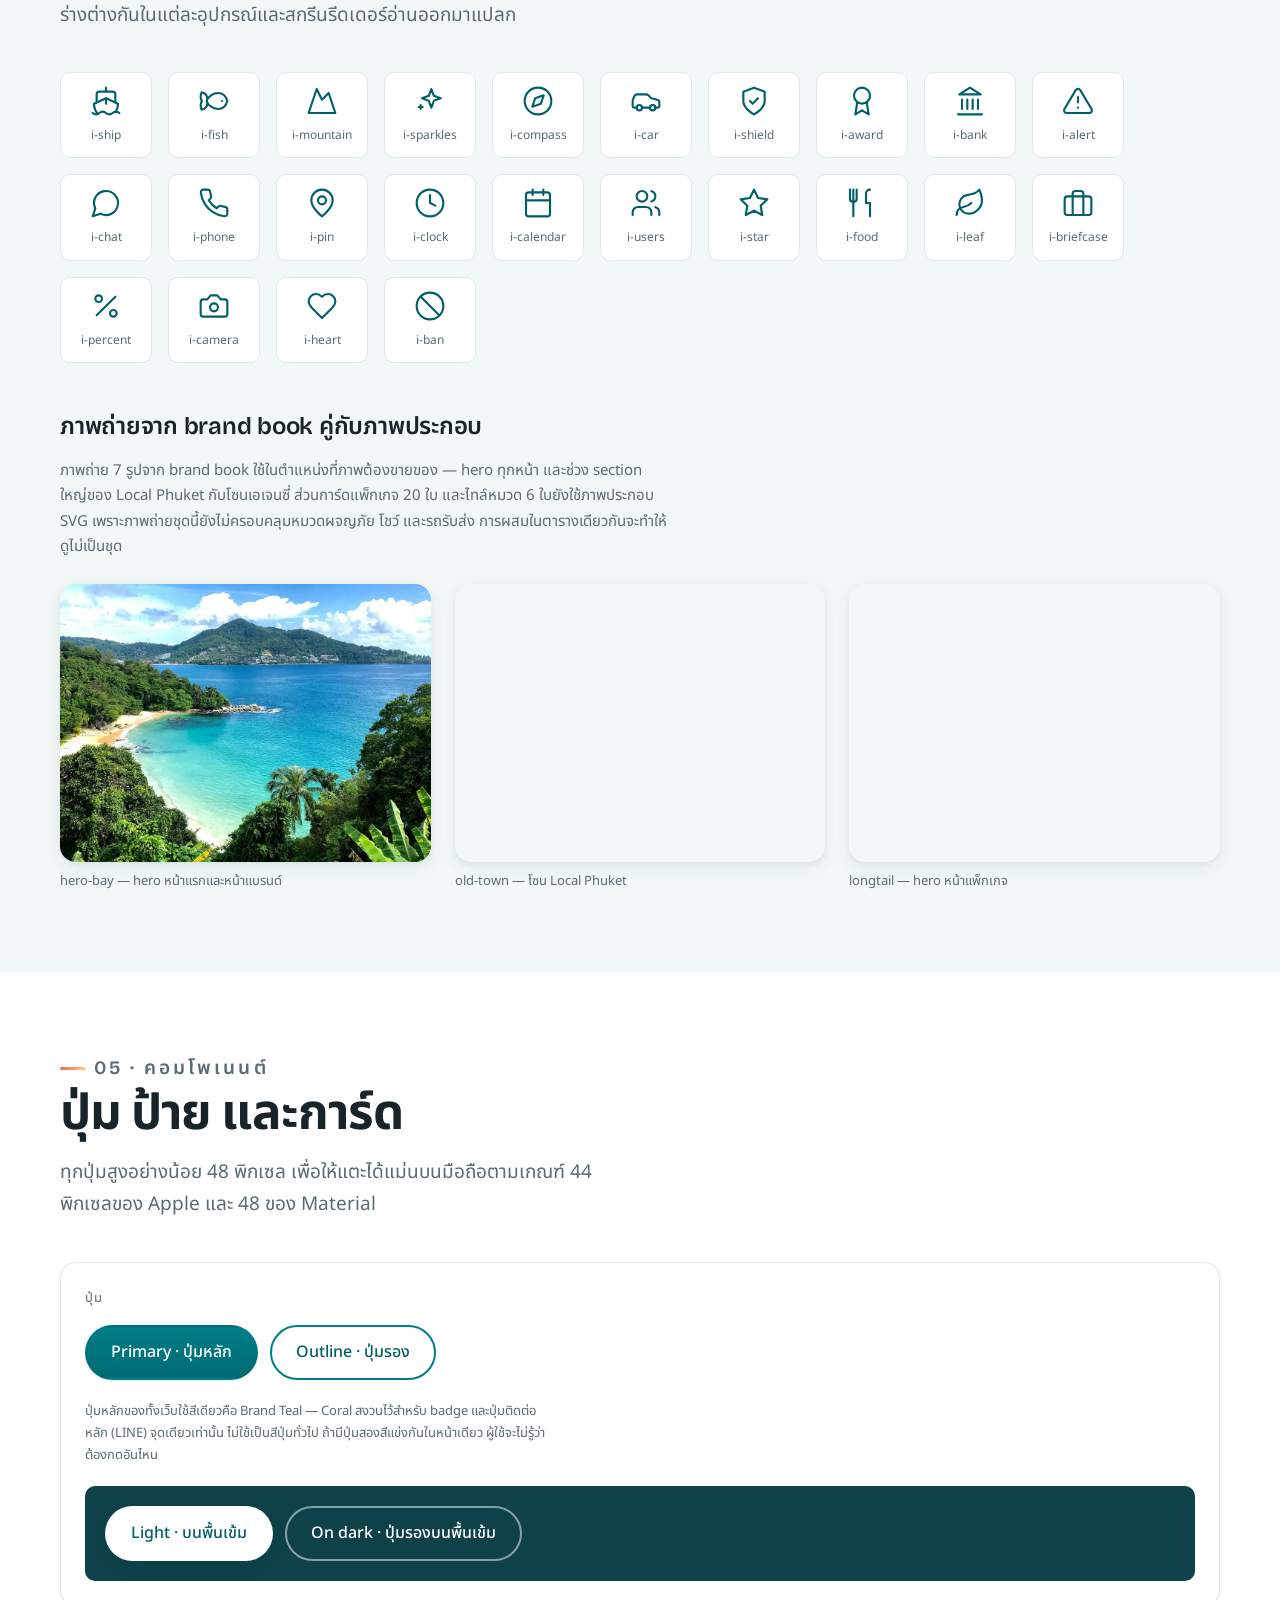
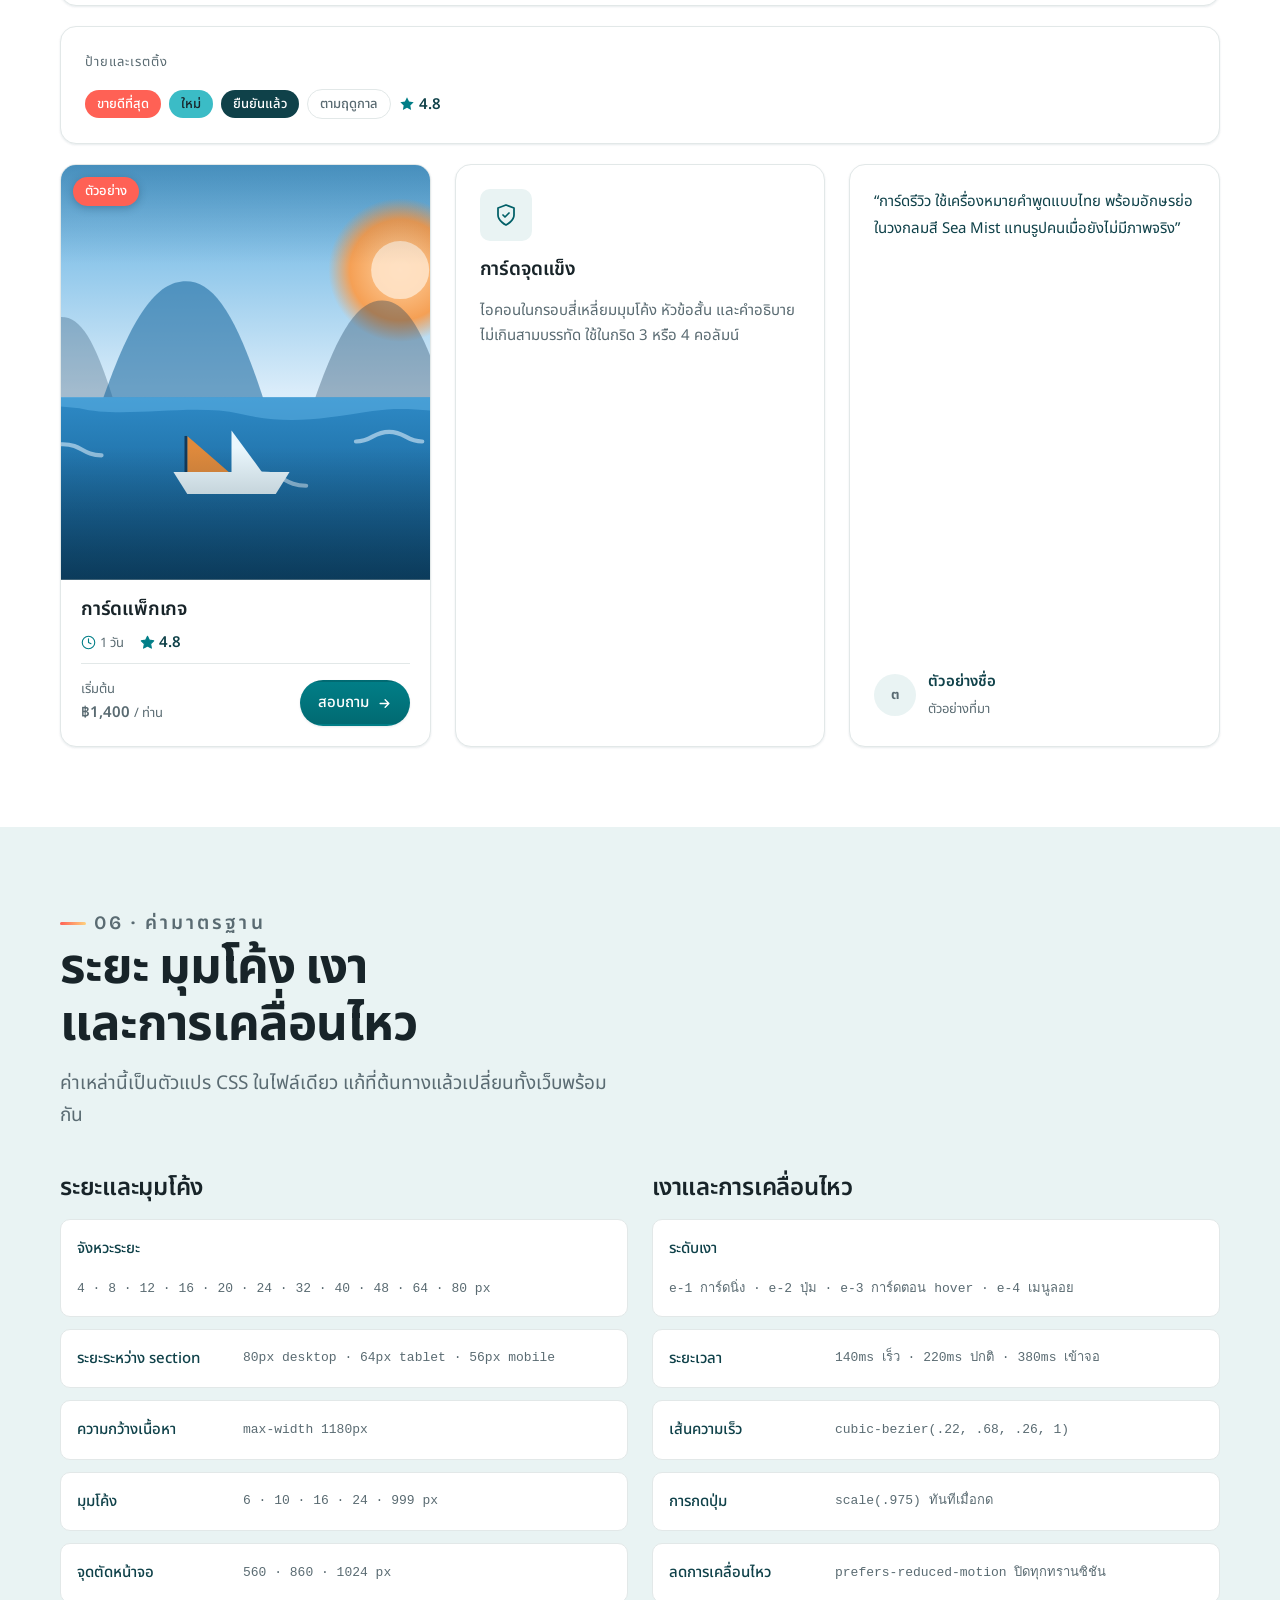
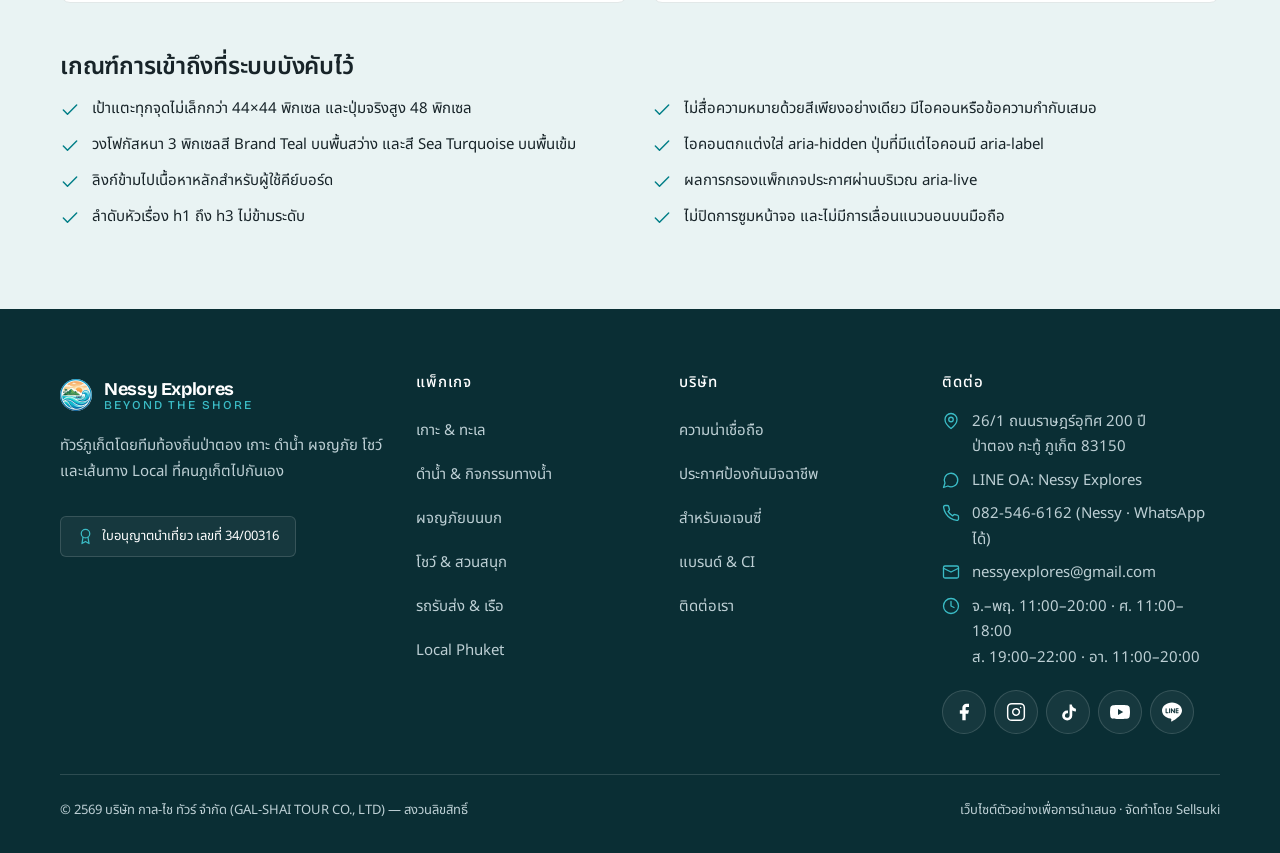
<file: brand.html>
<!DOCTYPE html>
<html lang="th">
<head>
<meta charset="UTF-8">
<meta name="viewport" content="width=device-width, initial-scale=1">
<title>แบรนด์ &amp; CI — Explore Phuket, Beyond the Shore | Nessy Explores</title>
<meta name="description" content="ระบบอัตลักษณ์แบรนด์ Nessy Explores — คอนเซปต์ บุคลิก โลโก้ ชุดสี สัดส่วนการใช้สี ตัวอักษร ไอคอน และกฎการใช้งานสำหรับทีมและพาร์ทเนอร์">
<meta name="theme-color" content="#0F4149">
<link rel="icon" href="assets/img/favicon-32-nessyexplores.png" sizes="32x32">
<link rel="apple-touch-icon" href="assets/img/favicon-180-nessyexplores.png">
<link rel="preconnect" href="https://fonts.googleapis.com">
<link rel="preconnect" href="https://fonts.gstatic.com" crossorigin>
<link rel="stylesheet" href="assets/style.css?v=20260902k">
</head>
<body>
<script src="assets/sprite.js"></script>

<a class="skip-link" href="#main">ข้ามไปเนื้อหาหลัก</a>

<p class="demo-note">
  <svg class="ic" aria-hidden="true"><use href="#i-info"/></svg>
  หน้านี้เป็นเอกสารนำเสนอ CI สำหรับลูกค้าและทีมงาน — ไม่ใช่หน้าสำหรับนักท่องเที่ยว
</p>

<!-- ============================ NAV ============================ -->
<header class="navbar">
  <div class="wrap">
    <a class="brand" href="index.html" aria-label="Nessy Explores หน้าแรก">
      <img class="brand-mark" src="assets/img/logo-mark-nessyexplores.webp"
           width="40" height="40" alt="" decoding="async">
      <span class="brand-txt">
        <span class="brand-name">Nessy Explores</span>
        <span class="brand-tag">Beyond the Shore</span>
      </span>
    </a>

    <nav aria-label="เมนูหลัก">
      <ul class="nav-links" id="nav-links" data-open="false">
        <li><a href="index.html">หน้าแรก</a></li>
        <li><a href="packages.html">แพ็กเกจทัวร์</a></li>
        <li><a href="local.html">Local Phuket</a></li>
        <li><a href="agency.html">สำหรับเอเจนซี่</a></li>
        <li><a href="index.html#contact">ติดต่อเรา</a></li>
      </ul>
    </nav>

    <div class="nav-cta">
      <a class="btn btn-primary btn-sm" href="index.html#contact">
        <svg class="ic" aria-hidden="true"><use href="#i-chat"/></svg>สอบถามทาง LINE
      </a>
      <button class="nav-toggle" type="button" aria-expanded="false" aria-controls="nav-links" aria-label="เปิดเมนู">
        <svg class="ic" aria-hidden="true"><use href="#i-menu"/></svg>
      </button>
    </div>
  </div>
</header>

<main id="main">

<!-- ============================ PAGE HERO ============================ -->
<section class="page-hero">
  <div class="page-hero-art" aria-hidden="true">
    <img src="assets/img/hero-bay-nessyexplores.webp" width="1280" height="1067" alt=""
         loading="eager" fetchpriority="high" decoding="async">
  </div>
  <div class="wrap">
    <div class="page-hero-inner">
      <ol class="crumbs">
        <li><a href="index.html">หน้าแรก</a></li>
        <li><svg class="ic" aria-hidden="true"><use href="#i-chevron-right"/></svg></li>
        <li><span aria-current="page">แบรนด์ &amp; CI</span></li>
      </ol>
      <h1>Explore Phuket,<br><em>Beyond the Shore</em></h1>
    </div>
  </div>
</section>

<!-- ============================ CONCEPT ============================ -->
<section class="sf-white">
  <div class="wrap">
    <div class="head reveal">
      <p class="eyebrow">01 · คอนเซปต์</p>
      <h2>เที่ยวภูเก็ตมากกว่าที่คุณเคยเห็น</h2>
      <p>
        แบรนด์นี้ไม่ได้ขายแค่ทะเลสวย เพราะทะเลสวยใครก็ขายได้
        เราขาย “คนภูเก็ตที่พาคุณไปได้ไกลกว่าชายหาด” ทุกการตัดสินใจด้านดีไซน์ต้องส่งเสริมข้อนี้
      </p>
    </div>

    <div class="grid g-4">
      <article class="card card-pad feature reveal">
        <span class="icon-tile"><svg class="ic" aria-hidden="true"><use href="#i-pin"/></svg></span>
        <h3>Local</h3>
        <p>พูดแบบคนในพื้นที่ ใช้ชื่อย่านและชื่อร้านจริง ไม่ใช้ภาษาโบรชัวร์กลางๆ</p>
      </article>
      <article class="card card-pad feature reveal">
        <span class="icon-tile sky"><svg class="ic" aria-hidden="true"><use href="#i-heart"/></svg></span>
        <h3>Friendly</h3>
        <p>มุมการ์ดโค้ง ประโยคสั้นอ่านง่าย โทนน้ำเงินสว่าง ไม่ใช้น้ำเสียงขายตรง</p>
      </article>
      <article class="card card-pad feature reveal">
        <span class="icon-tile"><svg class="ic" aria-hidden="true"><use href="#i-shield"/></svg></span>
        <h3>Reliable</h3>
        <p>แถบสีเข้ม Secondary กับใบอนุญาตและเลขบัญชีบริษัทต้องเห็นชัดทุกหน้า ความน่าเชื่อถือคือฟีเจอร์</p>
      </article>
      <article class="card card-pad feature reveal">
        <span class="icon-tile"><svg class="ic" aria-hidden="true"><use href="#i-compass"/></svg></span>
        <h3>Adventurous</h3>
        <p>ภาพถ่ายทะเลจริงเต็มความกว้าง ใช้ Sunset เป็นจุดกระตุ้น แต่ไม่เยอะจนดูเป็นเว็บลดราคา</p>
      </article>
    </div>
  </div>
</section>

<!-- ============================ COLOUR ============================ -->
<section class="sf-white" id="color">
  <div class="wrap">
    <div class="head reveal">
      <p class="eyebrow">02 · ชุดสี</p>
      <h2>Nessy Explores — ชุดสี CI 7 สี</h2>
      <p>
        ชุดสีทั้งหมดถอดมาจากภูเก็ตจริง — น้ำทะเลอันดามัน ปะการัง แสงแดดยามเย็น และหาดทรายขาว
        รวมกันเป็นภาพของแบรนด์ที่ “เป็นคนท้องถิ่น อบอุ่น น่าเชื่อถือ และพร้อมพาออกไปผจญภัย”
        ทุกสีจึงมีความหมายและบทบาทของตัวเอง ไม่ได้เลือกเพราะสวยอย่างเดียว
      </p>
    </div>

    <div class="color-story reveal">
      <article class="story-item">
        <span class="story-dot" style="background:#017E87"></span>
        <div>
          <b>Brand Teal · น้ำทะเลอันดามัน</b>
          <p>สีนำของแบรนด์ ถอดจากสีน้ำทะเลอันดามัน สื่อถึงความสดชื่น ความเป็นมืออาชีพ และความไว้วางใจ — เป็นหัวใจที่ทำให้ทุกหน้ารู้สึกเป็น Nessy</p>
        </div>
      </article>
      <article class="story-item">
        <span class="story-dot" style="background:#0F4149"></span>
        <div>
          <b>Deep Ocean · ทะเลลึกยามเย็น</b>
          <p>โทนเข้มลึกที่ให้ความมั่นคงและน่าเชื่อถือ สื่อภาพผู้เชี่ยวชาญท้องถิ่นตัวจริง เป็นพื้นหลังของช่วงที่ต้องการความจริงจังอย่าง hero และ footer</p>
        </div>
      </article>
      <article class="story-item">
        <span class="story-dot" style="background:#FF6155"></span>
        <div>
          <b>Coral · ปะการังและพระอาทิตย์ตก</b>
          <p>สีแห่งพลังงานและความกล้าออกไปผจญภัย ใช้เป็นสีเรียกให้ลงมือ (CTA) จุดเดียวที่เด่นสุดในหน้า สื่อความสดใสแบบทะเลใต้</p>
        </div>
      </article>
      <article class="story-item">
        <span class="story-dot" style="background:#FF7D49"></span>
        <div>
          <b>Orange · แสงแดดยามเย็น</b>
          <p>โทนอุ่นของแสงภูเก็ตช่วงเย็น เติมความอบอุ่นและเป็นกันเอง ใช้เน้นรายละเอียดและไล่เฉดให้บรรยากาศดูมีชีวิตชีวา</p>
        </div>
      </article>
      <article class="story-item">
        <span class="story-dot" style="background:#FED17E"></span>
        <div>
          <b>Mango Yellow · มะม่วงสุกและแสงทราย</b>
          <p>สีที่สว่างและเป็นมิตรที่สุดในชุด สื่อถึงความสดใสและมิตรภาพแบบคนท้องถิ่น ใช้กับดาวรีวิว ป้าย และไฮไลต์เล็กๆ</p>
        </div>
      </article>
      <article class="story-item">
        <span class="story-dot" style="background:#182429"></span>
        <div>
          <b>Charcoal Navy · หินภูเขาและเงายามค่ำ</b>
          <p>โทนเข้มหนักแน่นที่ใช้เป็นสีตัวอักษรหลัก ให้ความชัดเจนและอ่านง่าย เป็นรากฐานที่ทำให้สีสดใสอื่นๆ โดดเด่นขึ้น</p>
        </div>
      </article>
    </div>

    <div class="swatch-grid reveal">
      <article class="swatch">
        <div class="swatch-chip" style="background:#182429; color:#FFFFFF">Primary</div>
        <div class="swatch-meta">
          <b>Primary</b>
          <code>#182429</code>
          <p>สีตัวอักษรหลักทั้งเว็บ และพื้นเข้มที่สุด — 15.9:1 บนพื้นขาว เข้มพอจะอ่านชัดโดยไม่ต้องใช้สีดำสนิท</p>
        </div>
      </article>

      <article class="swatch">
        <div class="swatch-chip" style="background:#0F4149; color:#FFFFFF">Secondary</div>
        <div class="swatch-meta">
          <b>Secondary</b>
          <code>#0F4149</code>
          <p>พื้นเข้มของ hero, แถบ CTA และ footer — เป็นตัวคุมคอนทราสต์คู่กับ Primary รวมสองสีนี้ราว 25% ของหน้า</p>
        </div>
      </article>

      <article class="swatch">
        <div class="swatch-chip" style="background:#017E87; color:#FFFFFF">Brand Teal</div>
        <div class="swatch-meta">
          <b>Brand Teal</b>
          <code>#017E87</code>
          <p>สีนำของแบรนด์ (~10%) — ปุ่มหลัก ลิงก์ สถานะ active และไอคอนหลัก ใช้ตัวอักษรสีขาวได้ (4.84:1)</p>
        </div>
      </article>

      <article class="swatch">
        <div class="swatch-chip" style="background:#FF6155; color:#182429">CTA Coral</div>
        <div class="swatch-meta">
          <b>CTA Coral</b>
          <code>#FF6155</code>
          <p>สีเน้นหลักสำหรับ CTA และ badge — ใช้แบบมีจุดโฟกัส ไม่หว่าน ตัวอักษรบนพื้น Coral ใช้สี Primary เสมอ (5.36:1)</p>
        </div>
      </article>

      <article class="swatch">
        <div class="swatch-chip" style="background:#FF7D49; color:#182429">Accent Orange</div>
        <div class="swatch-meta">
          <b>Accent Orange</b>
          <code>#FF7D49</code>
          <p>สีเน้นเสริมโทนอุ่น — highlight, ไล่เฉด eyebrow และรายละเอียดตกแต่ง คู่กับ Coral/Yellow ใช้ตัวอักษรสี Primary (6.26:1)</p>
        </div>
      </article>

      <article class="swatch">
        <div class="swatch-chip" style="background:#FED17E; color:#182429">Accent Yellow</div>
        <div class="swatch-meta">
          <b>Accent Yellow</b>
          <code>#FED17E</code>
          <p>สีเน้นเสริมที่สว่างที่สุด — ดาวรีวิว, ป้าย และไฮไลต์อุ่นๆ เพื่อบุคลิกท้องถิ่นที่สดใส ใช้ตัวอักษรสี Primary (11.1:1)</p>
        </div>
      </article>

      <article class="swatch">
        <div class="swatch-chip" style="background:#FFFFFF; color:#182429; border-bottom:1px solid var(--line)">Background</div>
        <div class="swatch-meta">
          <b>Background</b>
          <code>#FFFFFF</code>
          <p>พื้นหลังหลักของหน้า (~60% คู่กับพื้นอ่อน) — สะอาด โปร่ง ให้สีแบรนด์และรูปภาพเป็นพระเอก</p>
        </div>
      </article>
    </div>

    <h3 class="reveal" style="margin:var(--s-16) 0 var(--s-4)">เฉดที่คำนวณต่อจากสี CI</h3>
    <p class="reveal" style="color:var(--muted); font-size:var(--t-sm); max-width:68ch">
      Brand Teal ได้คอนทราสต์บนพื้นขาว 4.84:1 ซึ่งพอดีเกณฑ์ AA แต่เหลือระยะน้อยเกินไปสำหรับลิงก์ตัวเล็กในเนื้อหา
      จึงมีเฉดเข้มกว่าไว้ใช้กับตัวอักษร มีเฉด Turquoise ที่สว่างขึ้นสำหรับใช้บนพื้นเข้ม และต้องเพิ่มสีเตือนเพราะ CI ไม่มีสีสำหรับแจ้งเตือน
    </p>
    <div class="swatch-grid reveal">
      <article class="swatch">
        <div class="swatch-chip" style="background:#015F67; color:#FFFFFF">Derived</div>
        <div class="swatch-meta">
          <b>Teal Deep</b>
          <code>#015F67</code>
          <p>ลิงก์ในเนื้อหาและตัวอักษร teal บนพื้นสว่าง — 7.4:1 บนพื้นขาว / 6.9:1 บนพื้นอ่อน มีระยะพอสำหรับข้อความเล็ก</p>
        </div>
      </article>

      <article class="swatch">
        <div class="swatch-chip" style="background:#3BBCC6; color:#182429">Derived</div>
        <div class="swatch-meta">
          <b>Sea Turquoise</b>
          <code>#3BBCC6</code>
          <p>เฉดสว่างของ Brand Teal สำหรับคำเน้นและไอคอนบนพื้นเข้ม — 4.9:1 บน Secondary สว่างเกินกว่าจะเป็นตัวอักษรบนพื้นขาว</p>
        </div>
      </article>

      <article class="swatch">
        <div class="swatch-chip" style="background:#5A6B72; color:#FFFFFF">Derived</div>
        <div class="swatch-meta">
          <b>Muted</b>
          <code>#5A6B72</code>
          <p>ข้อความรองและคำอธิบายการ์ด — เป็น Primary ที่ลดความอิ่มสี ได้ 5.6:1 บนพื้นขาว</p>
        </div>
      </article>

      <article class="swatch">
        <div class="swatch-chip" style="background:#A63D1E; color:#FFFFFF">Warning</div>
        <div class="swatch-meta">
          <b>Warn</b>
          <code>#A63D1E</code>
          <p>โซนเตือนภัยมิจฉาชีพเท่านั้น — 6.35:1 บนพื้นขาว ถ้าใช้สี teal ตรงนี้คำเตือนจะหมดความหมาย</p>
        </div>
      </article>
    </div>

    <!-- Proportion -->
    <h3 class="reveal" style="margin:var(--s-16) 0 var(--s-4)">สัดส่วนการใช้สี</h3>
    <p class="reveal" style="color:var(--muted); font-size:var(--t-sm)">
      สัดส่วนนี้คือเหตุผลที่เว็บดูสะอาดแต่ยังมีชีวิต ทุกหน้าใหม่ที่เพิ่มเข้ามาต้องรักษาอัตราส่วนนี้ไว้
    </p>
    <div class="ratio reveal" role="img" aria-label="สัดส่วนการใช้สี ขาวและพื้นอ่อน 60 เปอร์เซ็นต์ Primary และ Secondary 25 เปอร์เซ็นต์ Brand Teal 10 เปอร์เซ็นต์ Coral Orange และ Yellow 5 เปอร์เซ็นต์">
      <div style="flex:60; background:linear-gradient(90deg,#FFFFFF 0 50%,#F2F8F8 50% 100%); color:#182429">60% ขาว + พื้นอ่อน</div>
      <div style="flex:25; background:linear-gradient(90deg,#182429 0 50%,#0F4149 50% 100%); color:#FFFFFF">25% Primary + Secondary</div>
      <div style="flex:10; background:#017E87; color:#FFFFFF">10% Brand Teal</div>
      <div style="flex:5; background:linear-gradient(90deg,#FF6155 0 33.34%,#FF7D49 33.34% 66.67%,#FED17E 66.67% 100%); color:#182429">5%</div>
    </div>

  </div>
</section>

<!-- ============================ TYPOGRAPHY ============================ -->
<section class="sf-white">
  <div class="wrap">
    <div class="head reveal">
      <p class="eyebrow">03 · ตัวอักษร</p>
      <h2>สองฟอนต์ทำงานร่วมกัน — Bricolage Grotesque + Noto Sans Thai</h2>
      <p>
        แบรนด์ใช้สองฟอนต์ที่แบ่งหน้าที่ชัดเจน — ข้อความภาษาอังกฤษและหัวเรื่องเด่นๆ
        อย่าง “Phuket, Beyond the Shore” ในหน้า Hero ใช้ <b>Bricolage Grotesque</b>
        ส่วนภาษาไทยและเนื้อหาทั้งหมดใช้ <b>Noto Sans Thai</b> ทั้งคู่โหลดจาก Google Fonts
      </p>
    </div>

    <div class="reveal">
      <div class="type-sample">
        <span class="label">Display · Bricolage Grotesque · ภาษาอังกฤษ / หัวเรื่อง</span>
        <div class="type-row">
          <span style="font-family:var(--font-display); font-size:var(--t-4xl); font-weight:700; line-height:1.15">Phuket, Beyond the Shore</span>
          <span class="spec">Hero H1 · 700</span>
        </div>
        <div class="type-row" style="margin-bottom:0">
          <span style="font-family:var(--font-display); font-size:var(--t-lg); font-weight:600; letter-spacing:.02em">Explore · Local Experiences</span>
          <span class="spec">Bricolage Grotesque · น้ำหนัก 400–800</span>
        </div>
      </div>

      <div class="type-sample">
        <span class="label">Text · Noto Sans Thai · น้ำหนัก 700 · หัวเรื่อง</span>
        <div class="type-row">
          <span style="font-size:var(--t-4xl); font-weight:700; line-height:1.28">เที่ยวภูเก็ต</span>
          <span class="spec">H1 · 52/1.28 · 700</span>
        </div>
        <div class="type-row">
          <span style="font-size:var(--t-2xl); font-weight:700; line-height:1.28">ภูเก็ตมีมากกว่าทะเล</span>
          <span class="spec">H2 · 30/1.28 · 700</span>
        </div>
        <div class="type-row">
          <span style="font-size:var(--t-lg); font-weight:700">4 เกาะ เจมส์บอนด์</span>
          <span class="spec">H3 · 20/1.28 · 700</span>
        </div>
        <div class="type-row" style="margin-bottom:0">
          <span style="font-size:var(--t-md); font-weight:500">สอบถามทาง LINE</span>
          <span class="spec">Button · 17 · 500</span>
        </div>
      </div>

      <div class="type-sample">
        <span class="label">Text · Noto Sans Thai · น้ำหนัก 400 · เนื้อหา</span>
        <p style="font-size:var(--t-base); line-height:1.75; max-width:60ch">
          ทัวร์เกาะ ดำน้ำ ผจญภัย และโชว์ระดับโลก คัดโดยคนภูเก็ตที่อยู่ที่นี่จริง
          พร้อมเส้นทาง Local ที่ไม่มีในโบรชัวร์ทัวร์ทั่วไป ราคาที่แสดงเป็นราคาเริ่มต้นต่อท่าน
        </p>
        <div class="type-row" style="margin-bottom:0">
          <span class="spec">Body · 16/28 · 400</span>
          <span class="spec">Small · 15/24 · 400</span>
          <span class="spec">Caption · 13/20 · 400</span>
          <span class="spec">ความยาวบรรทัดสูงสุด 68ch</span>
        </div>
      </div>
    </div>

  </div>
</section>

<!-- ============================ ICONS ============================ -->
<section class="sf-frost">
  <div class="wrap">
    <div class="head reveal">
      <p class="eyebrow">04 · ไอคอน</p>
      <h2>ไอคอนเส้น สร้างเองทั้งชุด</h2>
      <p>
        ทุกไอคอนเป็น inline SVG ในไฟล์ sprite เดียว ความหนาเส้น 1.75 ปลายเส้นมน ตารางฐาน 24 พิกเซล
        ห้ามใช้อิโมจิแทนไอคอนในทุกกรณี เพราะรูปร่างต่างกันในแต่ละอุปกรณ์และสกรีนรีดเดอร์อ่านออกมาแปลก
      </p>
    </div>

    <div class="icon-showcase reveal">
      <figure><svg class="ic ic-lg" aria-hidden="true"><use href="#i-ship"/></svg><figcaption>i-ship</figcaption></figure>
      <figure><svg class="ic ic-lg" aria-hidden="true"><use href="#i-fish"/></svg><figcaption>i-fish</figcaption></figure>
      <figure><svg class="ic ic-lg" aria-hidden="true"><use href="#i-mountain"/></svg><figcaption>i-mountain</figcaption></figure>
      <figure><svg class="ic ic-lg" aria-hidden="true"><use href="#i-sparkles"/></svg><figcaption>i-sparkles</figcaption></figure>
      <figure><svg class="ic ic-lg" aria-hidden="true"><use href="#i-compass"/></svg><figcaption>i-compass</figcaption></figure>
      <figure><svg class="ic ic-lg" aria-hidden="true"><use href="#i-car"/></svg><figcaption>i-car</figcaption></figure>
      <figure><svg class="ic ic-lg" aria-hidden="true"><use href="#i-shield"/></svg><figcaption>i-shield</figcaption></figure>
      <figure><svg class="ic ic-lg" aria-hidden="true"><use href="#i-award"/></svg><figcaption>i-award</figcaption></figure>
      <figure><svg class="ic ic-lg" aria-hidden="true"><use href="#i-bank"/></svg><figcaption>i-bank</figcaption></figure>
      <figure><svg class="ic ic-lg" aria-hidden="true"><use href="#i-alert"/></svg><figcaption>i-alert</figcaption></figure>
      <figure><svg class="ic ic-lg" aria-hidden="true"><use href="#i-chat"/></svg><figcaption>i-chat</figcaption></figure>
      <figure><svg class="ic ic-lg" aria-hidden="true"><use href="#i-phone"/></svg><figcaption>i-phone</figcaption></figure>
      <figure><svg class="ic ic-lg" aria-hidden="true"><use href="#i-pin"/></svg><figcaption>i-pin</figcaption></figure>
      <figure><svg class="ic ic-lg" aria-hidden="true"><use href="#i-clock"/></svg><figcaption>i-clock</figcaption></figure>
      <figure><svg class="ic ic-lg" aria-hidden="true"><use href="#i-calendar"/></svg><figcaption>i-calendar</figcaption></figure>
      <figure><svg class="ic ic-lg" aria-hidden="true"><use href="#i-users"/></svg><figcaption>i-users</figcaption></figure>
      <figure><svg class="ic ic-lg" aria-hidden="true"><use href="#i-star"/></svg><figcaption>i-star</figcaption></figure>
      <figure><svg class="ic ic-lg" aria-hidden="true"><use href="#i-food"/></svg><figcaption>i-food</figcaption></figure>
      <figure><svg class="ic ic-lg" aria-hidden="true"><use href="#i-leaf"/></svg><figcaption>i-leaf</figcaption></figure>
      <figure><svg class="ic ic-lg" aria-hidden="true"><use href="#i-briefcase"/></svg><figcaption>i-briefcase</figcaption></figure>
      <figure><svg class="ic ic-lg" aria-hidden="true"><use href="#i-percent"/></svg><figcaption>i-percent</figcaption></figure>
      <figure><svg class="ic ic-lg" aria-hidden="true"><use href="#i-camera"/></svg><figcaption>i-camera</figcaption></figure>
      <figure><svg class="ic ic-lg" aria-hidden="true"><use href="#i-heart"/></svg><figcaption>i-heart</figcaption></figure>
      <figure><svg class="ic ic-lg" aria-hidden="true"><use href="#i-ban"/></svg><figcaption>i-ban</figcaption></figure>
    </div>

    <h3 class="reveal" style="margin:var(--s-12) 0 var(--s-4)">ภาพถ่ายจาก brand book คู่กับภาพประกอบ</h3>
    <p class="reveal" style="color:var(--muted); font-size:var(--t-sm); max-width:68ch">
      ภาพถ่าย 7 รูปจาก brand book ใช้ในตำแหน่งที่ภาพต้องขายของ — hero ทุกหน้า
      และช่วง section ใหญ่ของ Local Phuket กับโซนเอเจนซี่ ส่วนการ์ดแพ็กเกจ 20 ใบ
      และไทล์หมวด 6 ใบยังใช้ภาพประกอบ SVG เพราะภาพถ่ายชุดนี้ยังไม่ครอบคลุมหมวดผจญภัย โชว์ และรถรับส่ง
      การผสมในตารางเดียวกันจะทำให้ดูไม่เป็นชุด
    </p>
    <div class="grid g-3 reveal" style="margin-top:var(--s-6)">
      <figure style="margin:0">
        <div style="border-radius:var(--r-lg); overflow:hidden; box-shadow:var(--e-2); aspect-ratio:4/3">
          <img src="assets/img/hero-bay-nessyexplores.webp" width="1280" height="1067" loading="lazy" decoding="async"
               style="width:100%;height:100%;object-fit:cover" alt="อ่าวทะเลภูเก็ตมองจากจุดชมวิวบนเขา">
        </div>
        <figcaption style="margin-top:var(--s-2); font-size:var(--t-xs); color:var(--muted)">hero-bay — hero หน้าแรกและหน้าแบรนด์</figcaption>
      </figure>
      <figure style="margin:0">
        <div style="border-radius:var(--r-lg); overflow:hidden; box-shadow:var(--e-2); aspect-ratio:4/3">
          <img src="assets/img/old-town-nessyexplores.webp" width="900" height="1350" loading="lazy" decoding="async"
               style="width:100%;height:100%;object-fit:cover" alt="ตึกชิโน-โปรตุกีสในย่านเมืองเก่าภูเก็ต">
        </div>
        <figcaption style="margin-top:var(--s-2); font-size:var(--t-xs); color:var(--muted)">old-town — โซน Local Phuket</figcaption>
      </figure>
      <figure style="margin:0">
        <div style="border-radius:var(--r-lg); overflow:hidden; box-shadow:var(--e-2); aspect-ratio:4/3">
          <img src="assets/img/longtail-nessyexplores.webp" width="900" height="1281" loading="lazy" decoding="async"
               style="width:100%;height:100%;object-fit:cover" alt="เรือหางยาวจอดริมชายหาดภูเก็ต">
        </div>
        <figcaption style="margin-top:var(--s-2); font-size:var(--t-xs); color:var(--muted)">longtail — hero หน้าแพ็กเกจ</figcaption>
      </figure>
    </div>

  </div>
</section>

<!-- ============================ COMPONENTS ============================ -->
<section class="sf-white">
  <div class="wrap">
    <div class="head reveal">
      <p class="eyebrow">05 · คอมโพเนนต์</p>
      <h2>ปุ่ม ป้าย และการ์ด</h2>
      <p>ทุกปุ่มสูงอย่างน้อย 48 พิกเซล เพื่อให้แตะได้แม่นบนมือถือตามเกณฑ์ 44 พิกเซลของ Apple และ 48 ของ Material</p>
    </div>

    <div class="card card-pad reveal">
      <span class="label" style="display:block; font-size:var(--t-xs); color:var(--muted); letter-spacing:.08em; text-transform:uppercase; margin-bottom:var(--s-4)">ปุ่ม</span>
      <div class="btn-row" style="margin-bottom:var(--s-5)">
        <a class="btn btn-primary" href="#color">Primary · ปุ่มหลัก</a>
        <a class="btn btn-outline" href="#color">Outline · ปุ่มรอง</a>
      </div>
      <p style="font-size:var(--t-xs); color:var(--muted); margin-bottom:var(--s-5)">
        ปุ่มหลักของทั้งเว็บใช้สีเดียวคือ Brand Teal — Coral สงวนไว้สำหรับ badge และปุ่มติดต่อหลัก (LINE) จุดเดียวเท่านั้น ไม่ใช้เป็นสีปุ่มทั่วไป
        ถ้ามีปุ่มสองสีแข่งกันในหน้าเดียว ผู้ใช้จะไม่รู้ว่าต้องกดอันไหน
      </p>
      <div style="background:var(--prussian); padding:var(--s-5); border-radius:var(--r-md)">
        <div class="btn-row">
          <a class="btn btn-light" href="#color">Light · บนพื้นเข้ม</a>
          <a class="btn btn-onDark" href="#color">On dark · ปุ่มรองบนพื้นเข้ม</a>
        </div>
      </div>
    </div>

    <div class="card card-pad reveal" style="margin-top:var(--s-5)">
      <span class="label" style="display:block; font-size:var(--t-xs); color:var(--muted); letter-spacing:.08em; text-transform:uppercase; margin-bottom:var(--s-4)">ป้ายและเรตติ้ง</span>
      <div class="tag-row" style="align-items:center">
        <span class="badge badge-promo">ขายดีที่สุด</span>
        <span class="badge badge-sky">ใหม่</span>
        <span class="badge badge-dark">ยืนยันแล้ว</span>
        <span class="badge badge-outline">ตามฤดูกาล</span>
        <span class="rating"><svg class="ic" aria-hidden="true"><use href="#i-star"/></svg><b>4.8</b></span>
      </div>
    </div>

    <div class="grid g-3 reveal" style="margin-top:var(--s-5)">
      <article class="tour">
        <div class="tour-media">
          <svg viewBox="0 0 400 300" preserveAspectRatio="xMidYMid slice" role="img" aria-label="ตัวอย่างการ์ดแพ็กเกจ"><use href="#s-island"/></svg>
          <div class="ribbons"><span class="badge badge-promo">ตัวอย่าง</span></div>
        </div>
        <div class="tour-body">
          <h3>การ์ดแพ็กเกจ</h3>
          <p class="tour-desc">ภาพ 4:3 ป้ายมุมซ้ายบน ชื่อ คำอธิบายสองบรรทัด ข้อมูลย่อ และแถบราคาพร้อมปุ่ม</p>
          <div class="tour-meta">
            <span><svg class="ic" aria-hidden="true"><use href="#i-clock"/></svg>1 วัน</span>
            <span class="rating"><svg class="ic" aria-hidden="true"><use href="#i-star"/></svg><b>4.8</b></span>
          </div>
          <div class="tour-foot">
            <span><span class="price-label">เริ่มต้น</span><span class="price">฿1,400 <span class="unit">/ ท่าน</span></span></span>
            <a class="btn btn-primary btn-sm" href="#color">สอบถาม</a>
          </div>
        </div>
      </article>

      <article class="card card-pad feature">
        <span class="icon-tile"><svg class="ic" aria-hidden="true"><use href="#i-shield"/></svg></span>
        <h3>การ์ดจุดแข็ง</h3>
        <p>ไอคอนในกรอบสี่เหลี่ยมมุมโค้ง หัวข้อสั้น และคำอธิบายไม่เกินสามบรรทัด ใช้ในกริด 3 หรือ 4 คอลัมน์</p>
      </article>

      <article class="quote">
        <blockquote>“การ์ดรีวิว ใช้เครื่องหมายคำพูดแบบไทย พร้อมอักษรย่อในวงกลมสี Sea Mist แทนรูปคนเมื่อยังไม่มีภาพจริง”</blockquote>
        <div class="quote-by">
          <span class="avatar" aria-hidden="true">ต</span>
          <div><b>ตัวอย่างชื่อ</b><span>ตัวอย่างที่มา</span></div>
        </div>
      </article>
    </div>
  </div>
</section>

<!-- ============================ SPECS ============================ -->
<section class="sf-frost-deep">
  <div class="wrap">
    <div class="head reveal">
      <p class="eyebrow">06 · ค่ามาตรฐาน</p>
      <h2>ระยะ มุมโค้ง เงา และการเคลื่อนไหว</h2>
      <p>ค่าเหล่านี้เป็นตัวแปร CSS ในไฟล์เดียว แก้ที่ต้นทางแล้วเปลี่ยนทั้งเว็บพร้อมกัน</p>
    </div>

    <div class="grid g-2">
      <div class="reveal">
        <h3 style="margin-bottom:var(--s-4)">ระยะและมุมโค้ง</h3>
        <div class="spec-list">
          <div class="spec-item"><span class="spec-name">จังหวะระยะ</span><span class="spec-val">4 · 8 · 12 · 16 · 20 · 24 · 32 · 40 · 48 · 64 · 80 px</span></div>
          <div class="spec-item"><span class="spec-name">ระยะระหว่าง section</span><span class="spec-val">80px desktop · 64px tablet · 56px mobile</span></div>
          <div class="spec-item"><span class="spec-name">ความกว้างเนื้อหา</span><span class="spec-val">max-width 1180px</span></div>
          <div class="spec-item"><span class="spec-name">มุมโค้ง</span><span class="spec-val">6 · 10 · 16 · 24 · 999 px</span></div>
          <div class="spec-item"><span class="spec-name">จุดตัดหน้าจอ</span><span class="spec-val">560 · 860 · 1024 px</span></div>
        </div>
      </div>

      <div class="reveal">
        <h3 style="margin-bottom:var(--s-4)">เงาและการเคลื่อนไหว</h3>
        <div class="spec-list">
          <div class="spec-item"><span class="spec-name">ระดับเงา</span><span class="spec-val">e-1 การ์ดนิ่ง · e-2 ปุ่ม · e-3 การ์ดตอน hover · e-4 เมนูลอย</span></div>
          <div class="spec-item"><span class="spec-name">ระยะเวลา</span><span class="spec-val">140ms เร็ว · 220ms ปกติ · 380ms เข้าจอ</span></div>
          <div class="spec-item"><span class="spec-name">เส้นความเร็ว</span><span class="spec-val">cubic-bezier(.22, .68, .26, 1)</span></div>
          <div class="spec-item"><span class="spec-name">การกดปุ่ม</span><span class="spec-val">scale(.975) ทันทีเมื่อกด</span></div>
          <div class="spec-item"><span class="spec-name">ลดการเคลื่อนไหว</span><span class="spec-val">prefers-reduced-motion ปิดทุกทรานซิชัน</span></div>
        </div>
      </div>
    </div>

    <h3 class="reveal" style="margin:var(--s-12) 0 var(--s-4)">เกณฑ์การเข้าถึงที่ระบบบังคับไว้</h3>
    <div class="grid g-2 reveal">
      <ul class="checklist">
        <li class="ok"><svg class="ic" aria-hidden="true"><use href="#i-check"/></svg><span>เป้าแตะทุกจุดไม่เล็กกว่า 44×44 พิกเซล และปุ่มจริงสูง 48 พิกเซล</span></li>
        <li class="ok"><svg class="ic" aria-hidden="true"><use href="#i-check"/></svg><span>วงโฟกัสหนา 3 พิกเซลสี Brand Teal บนพื้นสว่าง และสี Sea Turquoise บนพื้นเข้ม</span></li>
        <li class="ok"><svg class="ic" aria-hidden="true"><use href="#i-check"/></svg><span>ลิงก์ข้ามไปเนื้อหาหลักสำหรับผู้ใช้คีย์บอร์ด</span></li>
        <li class="ok"><svg class="ic" aria-hidden="true"><use href="#i-check"/></svg><span>ลำดับหัวเรื่อง h1 ถึง h3 ไม่ข้ามระดับ</span></li>
      </ul>
      <ul class="checklist">
        <li class="ok"><svg class="ic" aria-hidden="true"><use href="#i-check"/></svg><span>ไม่สื่อความหมายด้วยสีเพียงอย่างเดียว มีไอคอนหรือข้อความกำกับเสมอ</span></li>
        <li class="ok"><svg class="ic" aria-hidden="true"><use href="#i-check"/></svg><span>ไอคอนตกแต่งใส่ aria-hidden ปุ่มที่มีแต่ไอคอนมี aria-label</span></li>
        <li class="ok"><svg class="ic" aria-hidden="true"><use href="#i-check"/></svg><span>ผลการกรองแพ็กเกจประกาศผ่านบริเวณ aria-live</span></li>
        <li class="ok"><svg class="ic" aria-hidden="true"><use href="#i-check"/></svg><span>ไม่ปิดการซูมหน้าจอ และไม่มีการเลื่อนแนวนอนบนมือถือ</span></li>
      </ul>
    </div>
  </div>
</section>

</main>

<!-- ============================ FOOTER ============================ -->
<footer>
  <div class="wrap">
    <div class="foot-grid">
      <div class="foot-brand">
        <a class="brand" href="index.html">
          <img class="brand-mark" src="assets/img/logo-mark-nessyexplores.webp"
               width="40" height="40" alt="" decoding="async">
          <span class="brand-txt">
            <span class="brand-name">Nessy Explores</span>
            <span class="brand-tag">Beyond the Shore</span>
          </span>
        </a>
        <p>ทัวร์ภูเก็ตโดยทีมท้องถิ่นป่าตอง เกาะ ดำน้ำ ผจญภัย โชว์ และเส้นทาง Local ที่คนภูเก็ตไปกันเอง</p>
        <span class="license">
          <svg class="ic" aria-hidden="true"><use href="#i-award"/></svg>
          ใบอนุญาตนำเที่ยว เลขที่ 34/00316
        </span>
      </div>

      <div>
        <h3>แพ็กเกจ</h3>
        <ul>
          <li><a href="packages.html#sea">เกาะ &amp; ทะเล</a></li>
          <li><a href="packages.html#dive">ดำน้ำ &amp; กิจกรรมทางน้ำ</a></li>
          <li><a href="packages.html#adventure">ผจญภัยบนบก</a></li>
          <li><a href="packages.html#show">โชว์ &amp; สวนสนุก</a></li>
          <li><a href="packages.html#transfer">รถรับส่ง &amp; เรือ</a></li>
          <li><a href="local.html">Local Phuket</a></li>
        </ul>
      </div>

      <div>
        <h3>บริษัท</h3>
        <ul>
          <li><a href="index.html#trust">ความน่าเชื่อถือ</a></li>
          <li><a href="index.html#trust">ประกาศป้องกันมิจฉาชีพ</a></li>
          <li><a href="agency.html">สำหรับเอเจนซี่</a></li>
          <li><a href="brand.html">แบรนด์ &amp; CI</a></li>
          <li><a href="index.html#contact">ติดต่อเรา</a></li>
        </ul>
      </div>

      <div>
        <h3>ติดต่อ</h3>
        <ul class="foot-contact">
          <li>
            <svg class="ic" aria-hidden="true"><use href="#i-pin"/></svg>
            <span>26/1 ถนนราษฎร์อุทิศ 200 ปี<br>ป่าตอง กะทู้ ภูเก็ต 83150</span>
          </li>
          <li>
            <svg class="ic" aria-hidden="true"><use href="#i-chat"/></svg>
            <span>LINE OA: <a href="https://lin.ee/R05IzYR" target="_blank" rel="noopener">Nessy Explores</a></span>
          </li>
          <li>
            <svg class="ic" aria-hidden="true"><use href="#i-phone"/></svg>
            <span><a href="tel:+66825466162">082-546-6162</a> (Nessy · WhatsApp ได้)</span>
          </li>
          <li>
            <svg class="ic" aria-hidden="true"><use href="#i-mail"/></svg>
            <span><a href="mailto:nessyexplores@gmail.com">nessyexplores@gmail.com</a></span>
          </li>
          <li>
            <svg class="ic" aria-hidden="true"><use href="#i-clock"/></svg>
            <span>จ.–พฤ. 11:00–20:00 · ศ. 11:00–18:00<br>ส. 19:00–22:00 · อา. 11:00–20:00</span>
          </li>
        </ul>
        <div class="foot-social" role="list" aria-label="โซเชียลมีเดีย">
          <a role="listitem" href="https://www.facebook.com/search/top?q=Phuket%20with%20Nessy%20Island%20Life%20%26%20Adventures" target="_blank" rel="noopener" aria-label="Facebook: Phuket with Nessy Island Life & Adventures"><svg class="ic ic-brand" aria-hidden="true"><use href="#i-facebook"/></svg></a>
          <a role="listitem" href="https://www.instagram.com/nessyexplores/" target="_blank" rel="noopener" aria-label="Instagram: Nessy Explores"><svg class="ic" aria-hidden="true"><use href="#i-instagram"/></svg></a>
          <a role="listitem" href="https://www.tiktok.com/@nessyeraaa" target="_blank" rel="noopener" aria-label="TikTok: NessyEraaa"><svg class="ic ic-brand" aria-hidden="true"><use href="#i-tiktok"/></svg></a>
          <a role="listitem" href="https://www.youtube.com/@nessyexplores" target="_blank" rel="noopener" aria-label="YouTube: NessyExplores"><svg class="ic ic-brand" aria-hidden="true"><use href="#i-youtube"/></svg></a>
          <a role="listitem" href="https://lin.ee/R05IzYR" target="_blank" rel="noopener" aria-label="LINE OA: Nessy Explores"><svg class="ic ic-brand" aria-hidden="true"><use href="#i-line"/></svg></a>
        </div>
      </div>
    </div>

    <div class="foot-base">
      <p>© <span data-year>2569</span> บริษัท กาล-ไช ทัวร์ จำกัด (GAL-SHAI TOUR CO., LTD) — สงวนลิขสิทธิ์</p>
      <p>เว็บไซต์ตัวอย่างเพื่อการนำเสนอ · จัดทำโดย Sellsuki</p>
    </div>
  </div>
</footer>

<script src="assets/app.js?v=20260902b" defer></script>
</body>
</html>
</file>
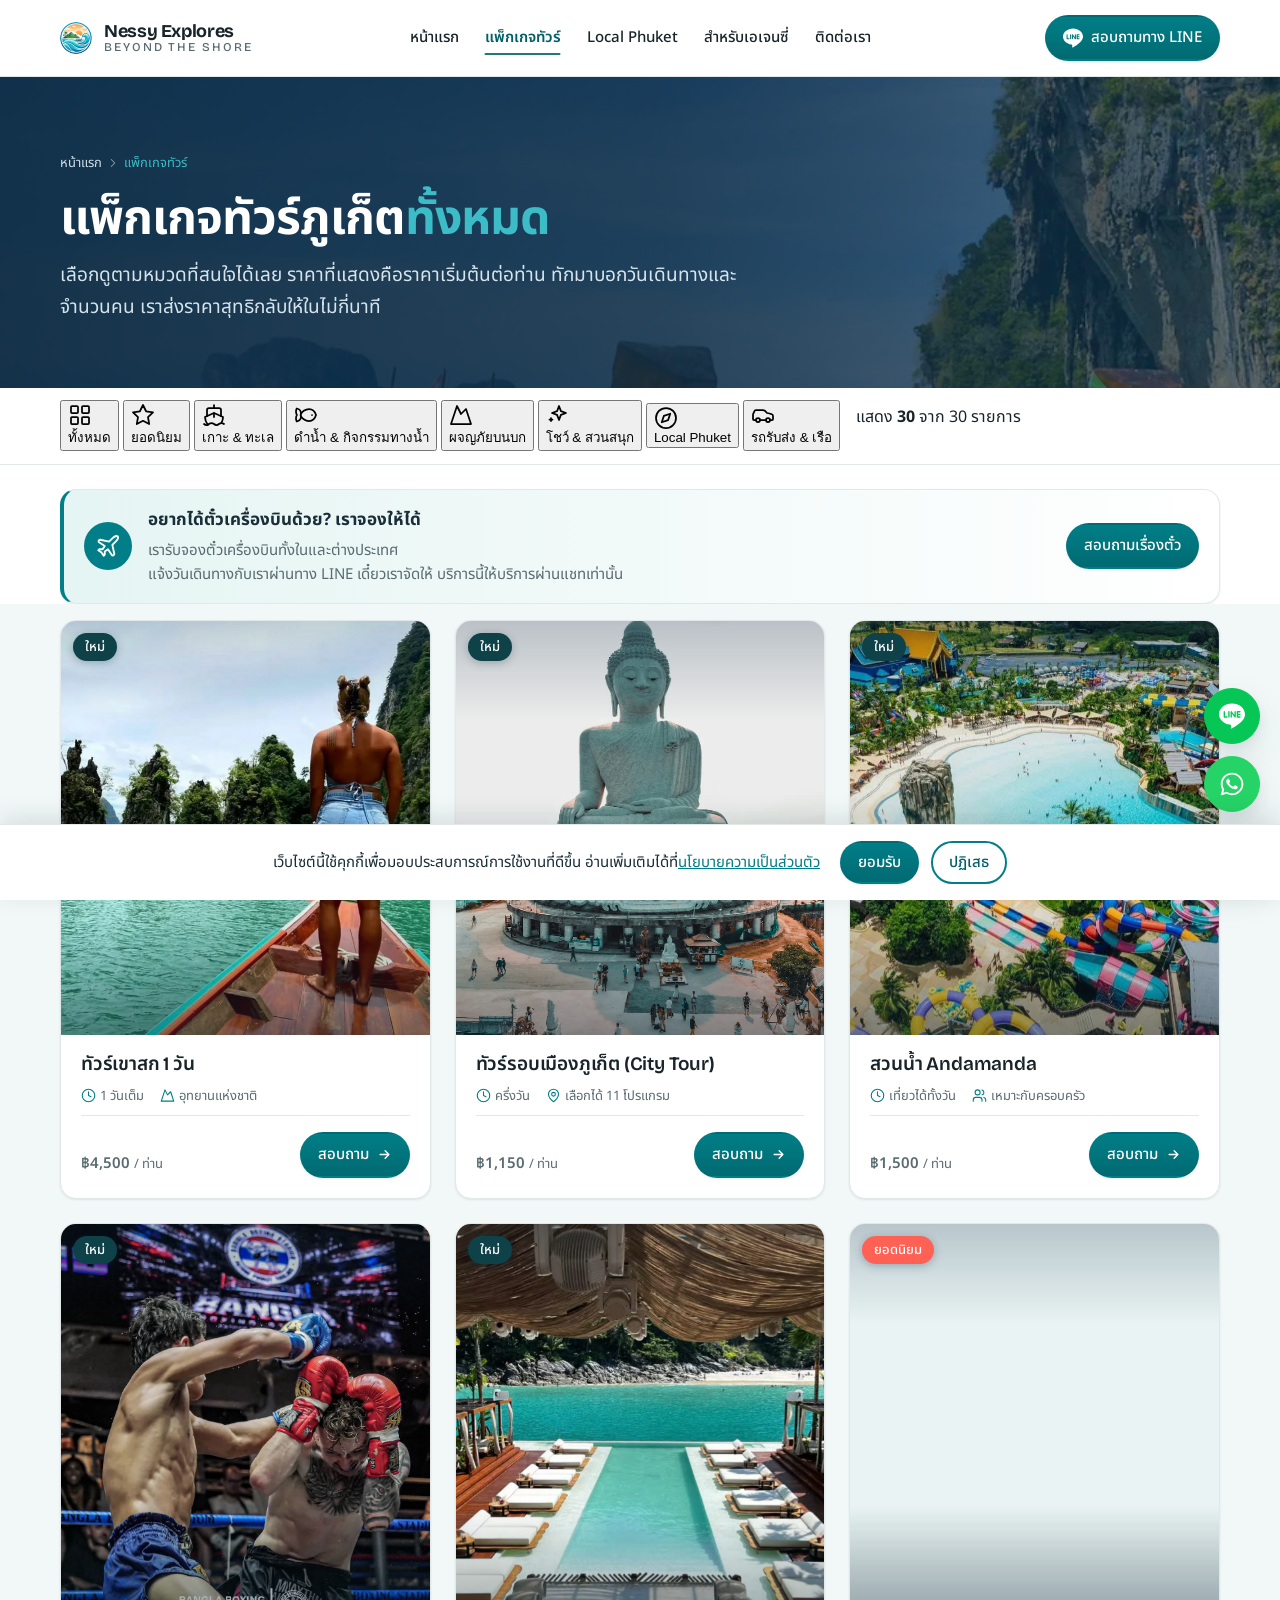
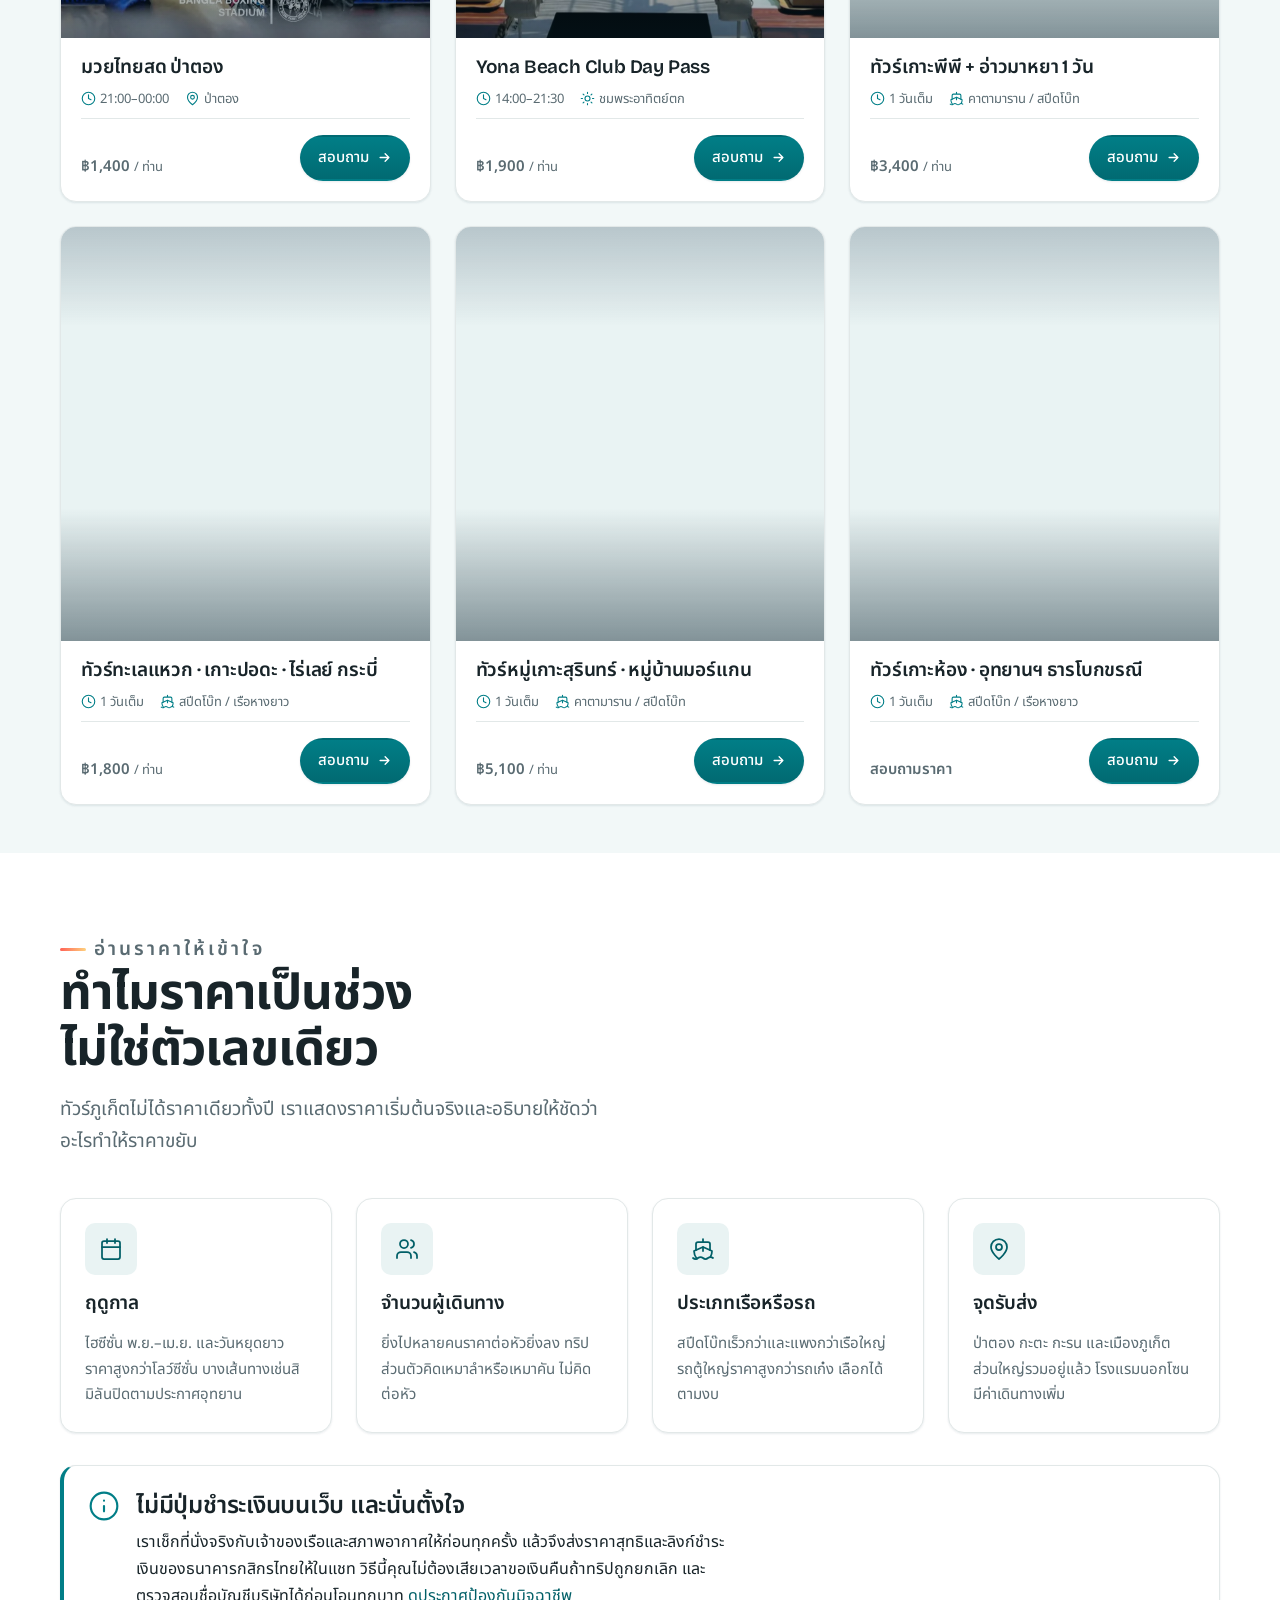
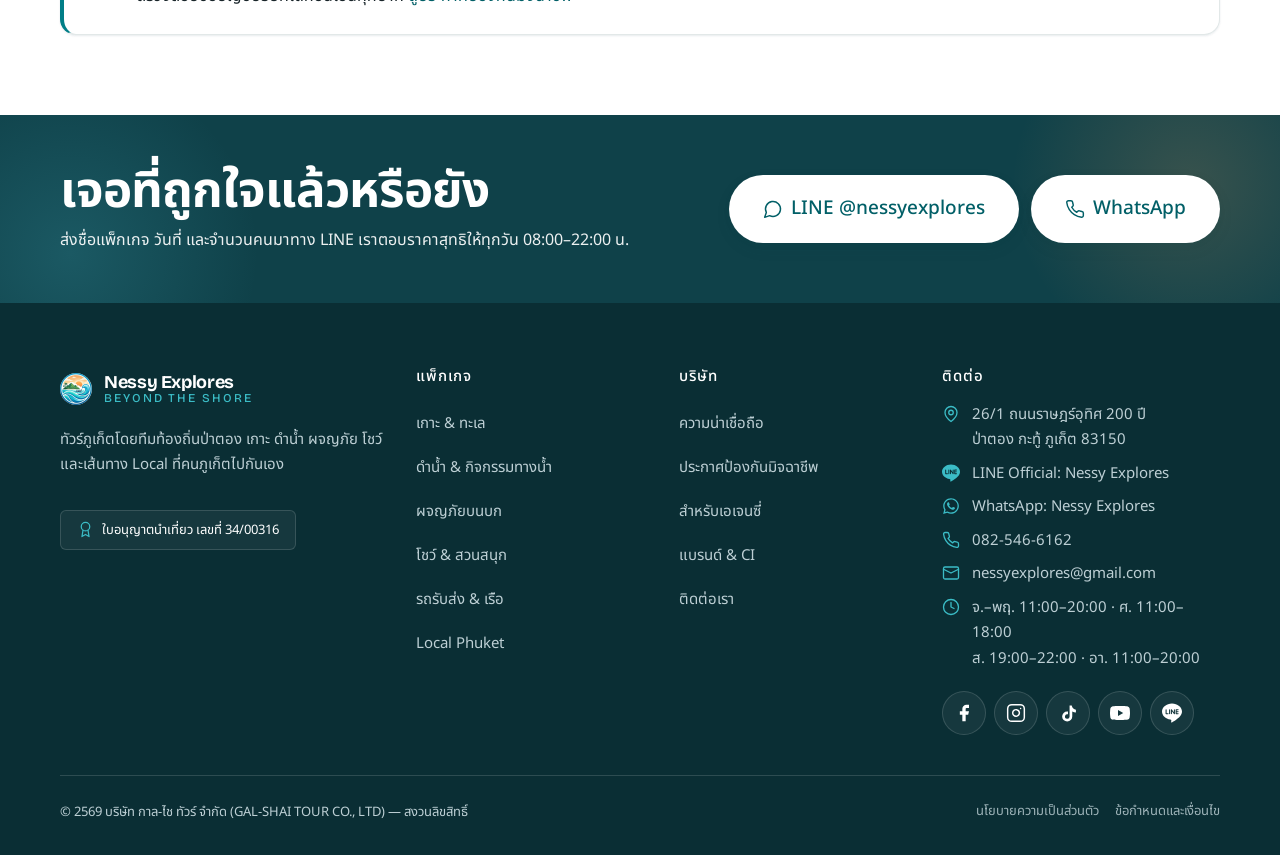
<file: packages.html>
<!DOCTYPE html>
<html lang="th">
<head>
<meta charset="UTF-8">
<meta name="viewport" content="width=device-width, initial-scale=1">
<title>แพ็กเกจทัวร์ภูเก็ตทั้งหมด — ราคาเริ่มต้น | Nessy Explores</title>
<meta name="description" content="แคตตาล็อกแพ็กเกจทัวร์ภูเก็ตครบทุกหมวด เกาะและทะเล ดำน้ำ ผจญภัยบนบก โชว์ รถรับส่ง พร้อมราคาเริ่มต้นต่อท่าน สอบถามราคาสุทธิทาง LINE">
<meta name="theme-color" content="#0F4149">

<!-- Canonical + Open Graph + Twitter (social share / LINE / SEO) -->
<link rel="canonical" href="https://krittiya-amm.github.io/Nessy-explores/packages.html">
<meta property="og:type" content="website">
<meta property="og:site_name" content="Nessy Explores">
<meta property="og:locale" content="th_TH">
<meta property="og:title" content="แพ็กเกจทัวร์ภูเก็ตทั้งหมด — ราคาเริ่มต้น | Nessy Explores">
<meta property="og:description" content="แคตตาล็อกแพ็กเกจทัวร์ภูเก็ตครบทุกหมวด เกาะและทะเล ดำน้ำ ผจญภัยบนบก โชว์ รถรับส่ง พร้อมราคาเริ่มต้นต่อท่าน สอบถามราคาสุทธิทาง LINE">
<meta property="og:url" content="https://krittiya-amm.github.io/Nessy-explores/packages.html">
<meta property="og:image" content="https://krittiya-amm.github.io/Nessy-explores/assets/img/og-cover-nessyexplores.jpg?v=2">
<meta property="og:image:type" content="image/jpeg">
<meta property="og:image:width" content="1200">
<meta property="og:image:height" content="630">
<meta property="og:image:alt" content="Nessy Explores ทัวร์ภูเก็ตโดยคนท้องถิ่น">
<meta name="twitter:card" content="summary_large_image">
<meta name="twitter:title" content="แพ็กเกจทัวร์ภูเก็ตทั้งหมด — ราคาเริ่มต้น | Nessy Explores">
<meta name="twitter:description" content="แคตตาล็อกแพ็กเกจทัวร์ภูเก็ตครบทุกหมวด พร้อมราคาเริ่มต้นต่อท่าน สอบถามราคาสุทธิทาง LINE">
<meta name="twitter:image" content="https://krittiya-amm.github.io/Nessy-explores/assets/img/og-cover-nessyexplores.jpg?v=2">

<link rel="icon" href="assets/img/favicon-32-nessyexplores.png" sizes="32x32">
<link rel="apple-touch-icon" href="assets/img/favicon-180-nessyexplores.png">
<link rel="preconnect" href="https://fonts.googleapis.com">
<link rel="preconnect" href="https://fonts.gstatic.com" crossorigin>
<link rel="stylesheet" href="assets/style.css?v=20261016">

<!-- Structured data: TravelAgency + AggregateRating + tour catalogue (rich results / SEO) -->
<script type="application/ld+json">
{
  "@context": "https://schema.org",
  "@type": "TravelAgency",
  "@id": "https://krittiya-amm.github.io/Nessy-explores/#business",
  "name": "Nessy Explores",
  "description": "ทัวร์ภูเก็ตโดยทีมท้องถิ่นป่าตอง — ทริปเกาะ กิจกรรม และเส้นทาง Local ที่คัดสรรโดยคนที่อยู่และทำงานในภูเก็ตจริง",
  "url": "https://krittiya-amm.github.io/Nessy-explores/",
  "image": "https://krittiya-amm.github.io/Nessy-explores/assets/img/og-cover-nessyexplores.jpg?v=2",
  "logo": "https://krittiya-amm.github.io/Nessy-explores/assets/img/logo-lockup-nessyexplores.webp",
  "telephone": "+66825466162",
  "email": "nessyexplores@gmail.com",
  "priceRange": "฿฿",
  "currenciesAccepted": "THB",
  "address": {
    "@type": "PostalAddress",
    "streetAddress": "26/1 ถนนราษฎร์อุทิศ 200 ปี",
    "addressLocality": "ป่าตอง กะทู้",
    "addressRegion": "ภูเก็ต",
    "postalCode": "83150",
    "addressCountry": "TH"
  },
  "areaServed": ["Phuket", "Phang Nga", "Khao Lak", "Khao Sok", "Phi Phi Islands", "Similan Islands"],
  "openingHoursSpecification": [
    { "@type": "OpeningHoursSpecification", "dayOfWeek": ["Monday", "Tuesday", "Wednesday", "Thursday"], "opens": "11:00", "closes": "20:00" },
    { "@type": "OpeningHoursSpecification", "dayOfWeek": "Friday", "opens": "11:00", "closes": "18:00" },
    { "@type": "OpeningHoursSpecification", "dayOfWeek": "Saturday", "opens": "19:00", "closes": "22:00" },
    { "@type": "OpeningHoursSpecification", "dayOfWeek": "Sunday", "opens": "11:00", "closes": "20:00" }
  ],
  "aggregateRating": {
    "@type": "AggregateRating",
    "ratingValue": "4.1",
    "reviewCount": "339",
    "bestRating": "5",
    "worstRating": "1"
  },
  "sameAs": [
    "https://www.facebook.com/profile.php?id=61561689751714",
    "https://www.instagram.com/nessyarnett/",
    "https://www.tiktok.com/@itsnessyera",
    "https://www.youtube.com/@nessyexplores"
  ],
  "hasOfferCatalog": {
    "@type": "OfferCatalog",
    "name": "ทัวร์และกิจกรรมภูเก็ต",
    "itemListElement": [
      { "@type": "Offer", "priceCurrency": "THB", "price": "4500", "itemOffered": { "@type": "TouristTrip", "name": "ทัวร์เขาสก 1 วัน" } },
      { "@type": "Offer", "priceCurrency": "THB", "price": "1150", "itemOffered": { "@type": "TouristTrip", "name": "ทัวร์รอบเมืองภูเก็ต (City Tour)" } },
      { "@type": "Offer", "priceCurrency": "THB", "price": "1500", "itemOffered": { "@type": "TouristTrip", "name": "สวนน้ำ Andamanda" } },
      { "@type": "Offer", "priceCurrency": "THB", "price": "1400", "itemOffered": { "@type": "TouristTrip", "name": "มวยไทยสด ป่าตอง" } },
      { "@type": "Offer", "priceCurrency": "THB", "price": "1900", "itemOffered": { "@type": "TouristTrip", "name": "Yona Beach Club Day Pass" } },
      { "@type": "Offer", "priceCurrency": "THB", "price": "3400", "itemOffered": { "@type": "TouristTrip", "name": "ทัวร์เกาะพีพี + อ่าวมาหยา 1 วัน" } },
      { "@type": "Offer", "priceCurrency": "THB", "price": "1800", "itemOffered": { "@type": "TouristTrip", "name": "ทัวร์ทะเลแหวก · เกาะปอดะ · ไร่เลย์ กระบี่" } },
      { "@type": "Offer", "priceCurrency": "THB", "price": "5100", "itemOffered": { "@type": "TouristTrip", "name": "ทัวร์หมู่เกาะสุรินทร์ · หมู่บ้านมอร์แกน" } },
      { "@type": "Offer", "priceCurrency": "THB", "price": "3200", "itemOffered": { "@type": "TouristTrip", "name": "ทัวร์เกาะเจมส์บอนด์ + อ่าวพังงา" } },
      { "@type": "Offer", "priceCurrency": "THB", "price": "2500", "itemOffered": { "@type": "TouristTrip", "name": "ทัวร์เกาะราชา + เกาะเฮ 1 วัน" } },
      { "@type": "Offer", "priceCurrency": "THB", "price": "1500", "itemOffered": { "@type": "TouristTrip", "name": "ทัวร์ 7 เกาะ พระอาทิตย์ตก + แพลงก์ตอนเรืองแสง" } },
      { "@type": "Offer", "priceCurrency": "THB", "price": "3700", "itemOffered": { "@type": "TouristTrip", "name": "ทัวร์หมู่เกาะสิมิลัน 1 วัน" } },
      { "@type": "Offer", "priceCurrency": "THB", "price": "6900", "itemOffered": { "@type": "TouristTrip", "name": "ทัวร์เจ็ตสกี 8 เกาะ" } },
      { "@type": "Offer", "priceCurrency": "THB", "price": "2200", "itemOffered": { "@type": "TouristTrip", "name": "ทัวร์ดำน้ำลึกครั้งแรก (Discover Scuba)" } },
      { "@type": "Offer", "priceCurrency": "THB", "price": "2500", "itemOffered": { "@type": "TouristTrip", "name": "ทัวร์ล่องแก่ง + ซิปไลน์ ครึ่งวัน" } },
      { "@type": "Offer", "priceCurrency": "THB", "price": "1800", "itemOffered": { "@type": "TouristTrip", "name": "ทัวร์ ATV ตะลุยสวนยาง & จุดชมวิว" } },
      { "@type": "Offer", "priceCurrency": "THB", "price": "1200", "itemOffered": { "@type": "TouristTrip", "name": "ซิปไลน์ & Hanuman World" } },
      { "@type": "Offer", "priceCurrency": "THB", "price": "600", "itemOffered": { "@type": "TouristTrip", "name": "ทัวร์แคมป์ช้าง — เดินป่า / อาบน้ำ / ว่ายน้ำกับช้าง" } },
      { "@type": "Offer", "priceCurrency": "THB", "price": "1550", "itemOffered": { "@type": "TouristTrip", "name": "โชว์ Phuket FantaSea" } },
      { "@type": "Offer", "priceCurrency": "THB", "price": "1650", "itemOffered": { "@type": "TouristTrip", "name": "Carnival Magic" } },
      { "@type": "Offer", "priceCurrency": "THB", "price": "800", "itemOffered": { "@type": "TouristTrip", "name": "โชว์ Simon Cabaret" } },
      { "@type": "Offer", "priceCurrency": "THB", "price": "700", "itemOffered": { "@type": "TouristTrip", "name": "Dolphin Show ภูเก็ต" } },
      { "@type": "Offer", "priceCurrency": "THB", "price": "1250", "itemOffered": { "@type": "TouristTrip", "name": "Siam Niramit ภูเก็ต" } },
      { "@type": "Offer", "priceCurrency": "THB", "price": "1100", "itemOffered": { "@type": "TouristTrip", "name": "Aquaria ภูเก็ต — อควาเรียม & โชว์เงือก" } },
      { "@type": "Offer", "priceCurrency": "THB", "price": "700", "itemOffered": { "@type": "TouristTrip", "name": "รถรับส่งสนามบินภูเก็ต" } },
      { "@type": "Offer", "priceCurrency": "THB", "price": "450", "itemOffered": { "@type": "TouristTrip", "name": "เฟอร์รี่ & สปีดโบ๊ทข้ามเกาะ" } }
    ]
  }
}
</script>
</head>
<body>
<script src="assets/sprite.js"></script>

<a class="skip-link" href="#main">ข้ามไปเนื้อหาหลัก</a>

<!-- ============================ NAV ============================ -->
<header class="navbar">
  <div class="wrap">
    <a class="brand" href="index.html" aria-label="Nessy Explores หน้าแรก">
      <img class="brand-mark" src="assets/img/logo-mark-nessyexplores.webp"
           width="40" height="40" alt="" decoding="async">
      <span class="brand-txt">
        <span class="brand-name">Nessy Explores</span>
        <span class="brand-tag">Beyond the Shore</span>
      </span>
    </a>

    <nav aria-label="เมนูหลัก">
      <ul class="nav-links" id="nav-links" data-open="false">
        <li><a href="index.html">หน้าแรก</a></li>
        <li><a href="packages.html" aria-current="page">แพ็กเกจทัวร์</a></li>
        <li><a href="local.html">Local Phuket</a></li>
        <li><a href="agency.html">สำหรับเอเจนซี่</a></li>
        <li><a href="index.html#contact">ติดต่อเรา</a></li>
      </ul>
    </nav>

    <div class="nav-cta">
      <a class="btn btn-primary btn-sm" href="https://lin.ee/R05IzYR" target="_blank" rel="noopener">
        <svg class="ic ic-brand" aria-hidden="true"><use href="#i-line"/></svg>สอบถามทาง LINE
      </a>
      <button class="nav-toggle" type="button" aria-expanded="false" aria-controls="nav-links" aria-label="เปิดเมนู">
        <svg class="ic" aria-hidden="true"><use href="#i-menu"/></svg>
      </button>
    </div>
  </div>
</header>

<main id="main">

<!-- ============================ PAGE HERO ============================ -->
<section class="page-hero">
  <div class="page-hero-art" aria-hidden="true">
    <img src="assets/img/longtail-nessyexplores.webp" width="900" height="1281" alt=""
         loading="eager" fetchpriority="high" decoding="async">
  </div>
  <div class="wrap">
    <div class="page-hero-inner">
      <ol class="crumbs">
        <li><a href="index.html">หน้าแรก</a></li>
        <li><svg class="ic" aria-hidden="true"><use href="#i-chevron-right"/></svg></li>
        <li><span aria-current="page">แพ็กเกจทัวร์</span></li>
      </ol>
      <h1>แพ็กเกจทัวร์ภูเก็ต<em>ทั้งหมด</em></h1>
      <p class="page-hero-lead">
        เลือกดูตามหมวดที่สนใจได้เลย ราคาที่แสดงคือราคาเริ่มต้นต่อท่าน
        ทักมาบอกวันเดินทางและจำนวนคน เราส่งราคาสุทธิกลับให้ในไม่กี่นาที
      </p>
    </div>
  </div>
</section>

<!-- ============================ FILTER TOOLBAR ============================ -->
<div class="toolbar">
  <div class="wrap">
    <div class="filters" data-filters role="group" aria-label="กรองแพ็กเกจตามหมวด">
      <button class="chip" type="button" data-filter="all" aria-pressed="true">
        <svg class="ic" aria-hidden="true"><use href="#i-grid"/></svg>ทั้งหมด
      </button>
      <button class="chip" type="button" data-filter="popular" aria-pressed="false">
        <svg class="ic" aria-hidden="true"><use href="#i-star"/></svg>ยอดนิยม
      </button>
      <button class="chip" type="button" data-filter="sea" aria-pressed="false">
        <svg class="ic" aria-hidden="true"><use href="#i-ship"/></svg>เกาะ &amp; ทะเล
      </button>
      <button class="chip" type="button" data-filter="dive" aria-pressed="false">
        <svg class="ic" aria-hidden="true"><use href="#i-fish"/></svg>ดำน้ำ &amp; กิจกรรมทางน้ำ
      </button>
      <button class="chip" type="button" data-filter="adventure" aria-pressed="false">
        <svg class="ic" aria-hidden="true"><use href="#i-mountain"/></svg>ผจญภัยบนบก
      </button>
      <button class="chip" type="button" data-filter="show" aria-pressed="false">
        <svg class="ic" aria-hidden="true"><use href="#i-sparkles"/></svg>โชว์ &amp; สวนสนุก
      </button>
      <button class="chip" type="button" data-filter="local" aria-pressed="false">
        <svg class="ic" aria-hidden="true"><use href="#i-compass"/></svg>Local Phuket
      </button>
      <button class="chip" type="button" data-filter="transfer" aria-pressed="false">
        <svg class="ic" aria-hidden="true"><use href="#i-car"/></svg>รถรับส่ง &amp; เรือ
      </button>
    </div>
    <p class="filter-count">
      แสดง <b data-count>30</b> จาก 30 รายการ
    </p>
  </div>
</div>
<p class="sr-only" role="status" aria-live="polite" data-live></p>

<div class="wrap">
  <div class="svc-note reveal">
    <span class="svc-ic" aria-hidden="true"><svg class="ic"><use href="#i-plane"/></svg></span>
    <div class="svc-text">
      <b>อยากได้ตั๋วเครื่องบินด้วย? เราจองให้ได้</b>
      <p>เรารับจองตั๋วเครื่องบินทั้งในและต่างประเทศ<br>แจ้งวันเดินทางกับเราผ่านทาง LINE เดี๋ยวเราจัดให้ บริการนี้ให้บริการผ่านแชทเท่านั้น</p>
    </div>
    <a class="btn btn-primary btn-sm" href="https://lin.ee/R05IzYR" target="_blank" rel="noopener">สอบถามเรื่องตั๋ว</a>
  </div>
</div>

<!-- ============================ CATALOG ============================ -->
<section class="sf-frost tight" id="catalog" aria-labelledby="catalog-title">
  <div class="wrap">

    <h2 class="sr-only" id="catalog-title">รายการแพ็กเกจทั้งหมด</h2>

    <div class="grid g-3">

      <!-- ---------- ใหม่ล่าสุด ---------- -->
      <article class="tour reveal" data-cat="adventure">
        <div class="tour-media">
          <img src="assets/img/khao-sok-nessyexplores.webp?v=3" alt="ทัวร์เขาสก จากภูเก็ต" data-en-alt="Khao Sok tour from Phuket" width="1080" height="810" loading="lazy" decoding="async">
          <div class="ribbons"><span class="badge badge-dark" data-en="New">ใหม่</span></div>
        </div>
        <div class="tour-body">
          <h3 data-en="Khao Sok Day Tour">ทัวร์เขาสก 1 วัน</h3>
          <p class="tour-desc" data-en="A day trip to Khao Sok National Park, one of Thailand's oldest rainforests. Two programs to choose from, with an early hotel pick-up.">วันเดย์ทริปสู่อุทยานแห่งชาติเขาสก ผืนป่าดิบชื้นที่เก่าแก่ที่สุดแห่งหนึ่งของไทย เลือกได้ 2 โปรแกรม รับจากโรงแรมแต่เช้า</p>
          <div class="tour-detail" hidden>
            <div class="detail-block">
              <h4 data-en="Price per person">ราคาต่อท่าน <span class="detail-cap" data-en="adult / child 4–11 yrs">ผู้ใหญ่ / เด็ก 4–11 ปี</span></h4>
              <ul class="detail-list">
                <li><span class="d-name" data-en="Program Mega 4">โปรแกรม Mega 4</span><span class="d-val" data-en="฿4,500 / ฿3,500">฿4,500 / ฿3,500</span></li>
                <li><span class="d-name" data-en="Program Mega 1">โปรแกรม Mega 1</span><span class="d-val" data-en="฿5,900 / ฿4,900">฿5,900 / ฿4,900</span></li>
              </ul>
            </div>
            <ul class="detail-bullets">
              <li data-en="Hotel pick-up 06:00–06:30">รับที่โรงแรม 06:00–06:30 น.</li>
              <li data-en="Ask us on LINE for what each program includes">สอบถามกิจกรรมในแต่ละโปรแกรมได้ทาง LINE</li>
            </ul>
          </div>
          <div class="tour-meta">
            <span><svg class="ic" aria-hidden="true"><use href="#i-clock"/></svg><span data-en="Full day">1 วันเต็ม</span></span>
            <span><svg class="ic" aria-hidden="true"><use href="#i-mountain"/></svg><span data-en="National park">อุทยานแห่งชาติ</span></span>
          </div>
          <div class="tour-foot">
            <span><span class="price">฿4,500 <span class="unit" data-en="/ person">/ ท่าน</span></span></span>
            <a class="btn btn-primary btn-sm" href="https://lin.ee/R05IzYR" target="_blank" rel="noopener" data-en="Ask us">สอบถาม</a>
          </div>
        </div>
      </article>

      <article class="tour reveal" data-cat="local">
        <div class="tour-media">
          <img src="assets/img/big-buddha-nessyexplores.webp" alt="ทัวร์รอบเมืองภูเก็ต พระใหญ่ภูเก็ต" data-en-alt="Phuket city tour, the Big Buddha" width="900" height="1283" loading="lazy" decoding="async">
          <div class="ribbons"><span class="badge badge-dark" data-en="New">ใหม่</span></div>
        </div>
        <div class="tour-body">
          <h3 data-en="Phuket City Tour">ทัวร์รอบเมืองภูเก็ต (City Tour)</h3>
          <p class="tour-desc" data-en="A half-day loop around Phuket: the Big Buddha, Chalong Temple, viewpoints, the Old Town and a night market. 11 programs to choose from.">เที่ยวรอบเมืองภูเก็ตแบบครึ่งวัน พระใหญ่ วัดฉลอง จุดชมวิว ย่านเมืองเก่า และตลาดนัด มีให้เลือก 11 โปรแกรม</p>
          <div class="tour-detail" hidden>
            <div class="detail-block">
              <h4 data-en="Programs &amp; prices">โปรแกรม &amp; ราคา <span class="detail-cap" data-en="adult / child 4–10 yrs">ผู้ใหญ่ / เด็ก 4–10 ปี</span></h4>
              <ul class="detail-list">
                <li><span class="d-name" data-en="Program 2 — Big Buddha · Chalong Temple · ATV 30 min · Elephant trek 30 min · Photo with elephant · Honey farm · Cashew factory · Souvenirs &amp; coffee">โปรแกรม 2 — พระใหญ่ · วัดฉลอง · ATV 30 นาที · ขี่ช้าง 30 นาที · ถ่ายรูปกับช้าง · ฟาร์มผึ้ง · เม็ดมะม่วงหิมพานต์ · ของฝาก &amp; กาแฟ</span><span class="d-val" data-en="฿2,450 / ฿2,050">฿2,450 / ฿2,050</span></li>
                <li><span class="d-name" data-en="Program 3 — Big Buddha · Chalong Temple · ATV 30 min · Sino-Portuguese town · Honey farm · Cashew factory · Souvenirs &amp; coffee · Naka Weekend Market 1 hr">โปรแกรม 3 — พระใหญ่ · วัดฉลอง · ATV 30 นาที · ย่านชิโนโปรตุกีส · ฟาร์มผึ้ง · เม็ดมะม่วงหิมพานต์ · ของฝาก &amp; กาแฟ · ตลาดนัดนาคา 1 ชม.</span><span class="d-val" data-en="฿2,050 / ฿1,750">฿2,050 / ฿1,750</span></li>
                <li><span class="d-name" data-en="Program 4 — Big Buddha · Chalong Temple · Monkey show · Snake show · Honey farm · Cashew factory · Souvenirs &amp; coffee · Naka Weekend Market 1 hr">โปรแกรม 4 — พระใหญ่ · วัดฉลอง · โชว์ลิง · โชว์งู · ฟาร์มผึ้ง · เม็ดมะม่วงหิมพานต์ · ของฝาก &amp; กาแฟ · ตลาดนัดนาคา 1 ชม.</span><span class="d-val" data-en="฿1,950 / ฿1,650">฿1,950 / ฿1,650</span></li>
                <li><span class="d-name" data-en="Program 5 — Big Buddha · Chalong Temple · Elephant trek 30 min · Photo with elephant · Sino-Portuguese town · Honey farm · Cashew factory · Souvenirs &amp; coffee · Naka Weekend Market 1 hr">โปรแกรม 5 — พระใหญ่ · วัดฉลอง · ขี่ช้าง 30 นาที · ถ่ายรูปกับช้าง · ย่านชิโนโปรตุกีส · ฟาร์มผึ้ง · เม็ดมะม่วงหิมพานต์ · ของฝาก &amp; กาแฟ · ตลาดนัดนาคา 1 ชม.</span><span class="d-val" data-en="฿1,750 / ฿1,450">฿1,750 / ฿1,450</span></li>
                <li><span class="d-name" data-en="Program 6 — Promthep Cape sunset · Big Buddha · Chalong Temple · Kata Viewpoint · Photo with elephant · Honey farm · Cashew factory · Souvenirs &amp; coffee · Naka Weekend Market 1 hr">โปรแกรม 6 — แหลมพรหมเทพ ชมพระอาทิตย์ตก · พระใหญ่ · วัดฉลอง · จุดชมวิวกะตะ · ถ่ายรูปกับช้าง · ฟาร์มผึ้ง · เม็ดมะม่วงหิมพานต์ · ของฝาก &amp; กาแฟ · ตลาดนัดนาคา 1 ชม.</span><span class="d-val" data-en="฿1,450 / ฿1,150">฿1,450 / ฿1,150</span></li>
                <li><span class="d-name" data-en="Program 7 — Kata Viewpoint · Big Buddha · Chalong Temple · Photo with elephant · Honey farm · Sino-Portuguese town · Cashew factory · Souvenirs &amp; coffee · Naka Weekend Market 1 hr">โปรแกรม 7 — จุดชมวิวกะตะ · พระใหญ่ · วัดฉลอง · ถ่ายรูปกับช้าง · ฟาร์มผึ้ง · ย่านชิโนโปรตุกีส · เม็ดมะม่วงหิมพานต์ · ของฝาก &amp; กาแฟ · ตลาดนัดนาคา 1 ชม.</span><span class="d-val" data-en="฿1,450 / ฿1,150">฿1,450 / ฿1,150</span></li>
                <li><span class="d-name" data-en="Program 8 — Kata Viewpoint · Big Buddha · Chalong Temple · Photo with elephant · Cashew factory · Honey farm · Souvenirs &amp; coffee">โปรแกรม 8 — จุดชมวิวกะตะ · พระใหญ่ · วัดฉลอง · ถ่ายรูปกับช้าง · เม็ดมะม่วงหิมพานต์ · ฟาร์มผึ้ง · ของฝาก &amp; กาแฟ</span><span class="d-val" data-en="฿1,150 / ฿650">฿1,150 / ฿650</span></li>
                <li><span class="d-name" data-en="Program A — Chalong Temple · Big Buddha · Big Buddha Viewpoint · Tigers · Photo with elephant · Honey farm · Cashew factory · Sino-Portuguese town · Souvenirs &amp; coffee · Naka Weekend Market 1 hr">โปรแกรม A — วัดฉลอง · พระใหญ่ · จุดชมวิวพระใหญ่ · ชมเสือ · ถ่ายรูปกับช้าง · ฟาร์มผึ้ง · เม็ดมะม่วงหิมพานต์ · ย่านชิโนโปรตุกีส · ของฝาก &amp; กาแฟ · ตลาดนัดนาคา 1 ชม.</span><span class="d-val" data-en="฿2,650 / ฿2,450">฿2,650 / ฿2,450</span></li>
                <li><span class="d-name" data-en="Program B — Chalong Temple · Big Buddha · Big Buddha Viewpoint · Tigers · Photo with elephant · Elephant trek 30 min · Sino-Portuguese town · Honey farm · Cashew factory · Souvenirs &amp; coffee">โปรแกรม B — วัดฉลอง · พระใหญ่ · จุดชมวิวพระใหญ่ · ชมเสือ · ถ่ายรูปกับช้าง · ขี่ช้าง 30 นาที · ย่านชิโนโปรตุกีส · ฟาร์มผึ้ง · เม็ดมะม่วงหิมพานต์ · ของฝาก &amp; กาแฟ</span><span class="d-val" data-en="฿2,850 / ฿2,650">฿2,850 / ฿2,650</span></li>
                <li><span class="d-name" data-en="Program C — Big Buddha · Big Buddha Viewpoint · Chalong Temple · Tigers · ATV 30 min · Photo with elephant · Cashew factory · Honey farm · Souvenirs &amp; coffee · Naka Weekend Market 1 hr">โปรแกรม C — พระใหญ่ · จุดชมวิวพระใหญ่ · วัดฉลอง · ชมเสือ · ATV 30 นาที · ถ่ายรูปกับช้าง · เม็ดมะม่วงหิมพานต์ · ฟาร์มผึ้ง · ของฝาก &amp; กาแฟ · ตลาดนัดนาคา 1 ชม.</span><span class="d-val" data-en="฿3,250 / ฿3,050">฿3,250 / ฿3,050</span></li>
                <li><span class="d-name" data-en="Program D — Chalong Temple · Big Buddha · Big Buddha Viewpoint · Tigers · ATV 30 min · Photo with elephant · Elephant trek 30 min · Honey farm · Cashew factory · Souvenirs &amp; coffee · Naka Weekend Market 1 hr">โปรแกรม D — วัดฉลอง · พระใหญ่ · จุดชมวิวพระใหญ่ · ชมเสือ · ATV 30 นาที · ถ่ายรูปกับช้าง · ขี่ช้าง 30 นาที · ฟาร์มผึ้ง · เม็ดมะม่วงหิมพานต์ · ของฝาก &amp; กาแฟ · ตลาดนัดนาคา 1 ชม.</span><span class="d-val" data-en="฿3,450 / ฿3,250">฿3,450 / ฿3,250</span></li>
              </ul>
            </div>
            <ul class="detail-bullets">
              <li data-en="Tour times 07:30–13:00 / 10:30–16:00 / 13:00–18:00">รอบเที่ยว 07:30–13:00 / 10:30–16:00 / 13:00–18:00 น.</li>
            </ul>
          </div>
          <div class="tour-meta">
            <span><svg class="ic" aria-hidden="true"><use href="#i-clock"/></svg><span data-en="Half day">ครึ่งวัน</span></span>
            <span><svg class="ic" aria-hidden="true"><use href="#i-pin"/></svg><span data-en="11 programs">เลือกได้ 11 โปรแกรม</span></span>
          </div>
          <div class="tour-foot">
            <span><span class="price">฿1,150 <span class="unit" data-en="/ person">/ ท่าน</span></span></span>
            <a class="btn btn-primary btn-sm" href="https://lin.ee/R05IzYR" target="_blank" rel="noopener" data-en="Ask us">สอบถาม</a>
          </div>
        </div>
      </article>

      <article class="tour reveal" data-cat="show">
        <div class="tour-media">
          <img src="assets/img/andamanda-nessyexplores.webp" alt="สวนน้ำ Andamanda ภูเก็ตมุมสูง สระคลื่นและสไลเดอร์หลากสี" data-en-alt="Aerial view of Andamanda Phuket water park with its wave pool and colourful slides" width="960" height="640" loading="lazy" decoding="async">
          <div class="ribbons"><span class="badge badge-dark" data-en="New">ใหม่</span></div>
        </div>
        <div class="tour-body">
          <h3 data-en="Andamanda Water Park">สวนน้ำ Andamanda</h3>
          <p class="tour-desc" data-en="An Andaman-legend themed water park with slides and a wave pool for the whole family — or choose Blue Tree Phuket instead.">สวนน้ำธีมตำนานอันดามัน สไลเดอร์และสระคลื่นสำหรับทั้งครอบครัว หรือเลือก Blue Tree Phuket ก็ได้</p>
          <div class="tour-detail" hidden>
            <div class="detail-block">
              <h4 data-en="Andamanda">Andamanda <span class="detail-cap" data-en="per person">ราคาต่อท่าน</span></h4>
              <ul class="detail-list">
                <li><span class="d-name" data-en="Adult">ผู้ใหญ่</span><span class="d-val" data-en="฿1,500">฿1,500</span></li>
                <li><span class="d-name" data-en="Child under 121 cm">เด็กสูงต่ำกว่า 121 ซม.</span><span class="d-val" data-en="฿1,000">฿1,000</span></li>
                <li><span class="d-name" data-en="Child under 91 cm">เด็กสูงต่ำกว่า 91 ซม.</span><span class="d-val" data-en="Free">ฟรี</span></li>
              </ul>
            </div>
            <div class="detail-block">
              <h4 data-en="Blue Tree Phuket">Blue Tree Phuket</h4>
              <ul class="detail-list">
                <li><span class="d-name" data-en="Admission">บัตรเข้าชม</span><span class="d-val" data-en="฿1,050">฿1,050</span></li>
              </ul>
            </div>
            <ul class="detail-bullets">
              <li data-en="Andamanda open daily 10:00–19:00">Andamanda เปิดทุกวัน 10:00–19:00 น.</li>
            </ul>
          </div>
          <div class="tour-meta">
            <span><svg class="ic" aria-hidden="true"><use href="#i-clock"/></svg><span data-en="All-day visit">เที่ยวได้ทั้งวัน</span></span>
            <span><svg class="ic" aria-hidden="true"><use href="#i-users"/></svg><span data-en="Family-friendly">เหมาะกับครอบครัว</span></span>
          </div>
          <div class="tour-foot">
            <span><span class="price">฿1,500 <span class="unit" data-en="/ person">/ ท่าน</span></span></span>
            <a class="btn btn-primary btn-sm" href="https://lin.ee/R05IzYR" target="_blank" rel="noopener" data-en="Ask us">สอบถาม</a>
          </div>
        </div>
      </article>

      <article class="tour reveal" data-cat="show">
        <div class="tour-media">
          <img src="assets/img/muay-thai-bangla-nessyexplores.webp" alt="นักมวยไทยออกหมัดบนเวทีสนามมวยบางลา ป่าตอง" data-en-alt="Muay Thai fighters trading punches in the ring at Bangla Boxing Stadium, Patong" width="1108" height="1477" loading="lazy" decoding="async">
          <div class="ribbons"><span class="badge badge-dark" data-en="New">ใหม่</span></div>
        </div>
        <div class="tour-body">
          <h3 data-en="Muay Thai Boxing Night, Patong">มวยไทยสด ป่าตอง</h3>
          <p class="tour-desc" data-en="Live Muay Thai at a Patong stadium, buzzing until midnight. Choose a stadium seat or VIP ringside.">ดูมวยไทยสดที่สนามมวยในป่าตอง บรรยากาศมันส์ถึงเที่ยงคืน เลือกที่นั่งในสนามหรือริงไซด์ VIP</p>
          <div class="tour-detail" hidden>
            <div class="detail-block">
              <h4 data-en="Seats">ประเภทที่นั่ง <span class="detail-cap" data-en="per person">ราคาต่อท่าน</span></h4>
              <ul class="detail-list">
                <li><span class="d-name" data-en="Stadium seat">ที่นั่งในสนาม</span><span class="d-val" data-en="฿1,400">฿1,400</span></li>
                <li><span class="d-name" data-en="Ringside / VIP">ริงไซด์ / VIP</span><span class="d-val" data-en="฿1,800">฿1,800</span></li>
              </ul>
            </div>
            <ul class="detail-bullets">
              <li data-en="Sainamyen / Bangla stadium">สนามมวยสายน้ำเย็น / บางลา</li>
              <li data-en="Fights 21:00–00:00">เวลา 21:00–00:00 น.</li>
            </ul>
          </div>
          <div class="tour-meta">
            <span><svg class="ic" aria-hidden="true"><use href="#i-clock"/></svg><span data-en="21:00–00:00">21:00–00:00</span></span>
            <span><svg class="ic" aria-hidden="true"><use href="#i-pin"/></svg><span data-en="Patong">ป่าตอง</span></span>
          </div>
          <div class="tour-foot">
            <span><span class="price">฿1,400 <span class="unit" data-en="/ person">/ ท่าน</span></span></span>
            <a class="btn btn-primary btn-sm" href="https://lin.ee/R05IzYR" target="_blank" rel="noopener" data-en="Ask us">สอบถาม</a>
          </div>
        </div>
      </article>

      <article class="tour reveal" data-cat="show">
        <div class="tour-media">
          <img src="assets/img/yona-beach-club-nessyexplores.webp" alt="สระว่ายน้ำและเตียงอาบแดดริมทะเลที่ Yona Beach Club" data-en-alt="Pool and sunbeds facing the sea at Yona Beach Club" width="1284" height="1249" loading="lazy" decoding="async">
          <div class="ribbons"><span class="badge badge-dark" data-en="New">ใหม่</span></div>
        </div>
        <div class="tour-body">
          <h3 data-en="Yona Beach Club Day Pass">Yona Beach Club Day Pass</h3>
          <p class="tour-desc" data-en="A seaside beach club — lounge by the pool, enjoy the music and the sunset. The day pass comes back to you as food &amp; drink credit.">บีชคลับริมทะเล นั่งชิลริมสระ ฟังเพลง ดูพระอาทิตย์ตก บัตร Day Pass ได้เครดิตอาหารและเครื่องดื่มกลับไปใช้</p>
          <div class="tour-detail" hidden>
            <div class="detail-block">
              <h4 data-en="Day Pass">Day Pass <span class="detail-cap" data-en="per person">ราคาต่อท่าน</span></h4>
              <ul class="detail-list">
                <li><span class="d-name" data-en="Women">ผู้หญิง</span><span class="d-val" data-en="฿1,900 (฿1,000 credit)">฿1,900 (เครดิต ฿1,000)</span></li>
                <li><span class="d-name" data-en="Men">ผู้ชาย</span><span class="d-val" data-en="฿3,700 (฿2,000 credit)">฿3,700 (เครดิต ฿2,000)</span></li>
              </ul>
            </div>
            <ul class="detail-bullets">
              <li data-en="Valid 14:00–21:30">ใช้ได้ 14:00–21:30 น.</li>
            </ul>
          </div>
          <div class="tour-meta">
            <span><svg class="ic" aria-hidden="true"><use href="#i-clock"/></svg><span data-en="14:00–21:30">14:00–21:30</span></span>
            <span><svg class="ic" aria-hidden="true"><use href="#i-sun"/></svg><span data-en="Sunset">ชมพระอาทิตย์ตก</span></span>
          </div>
          <div class="tour-foot">
            <span><span class="price">฿1,900 <span class="unit" data-en="/ person">/ ท่าน</span></span></span>
            <a class="btn btn-primary btn-sm" href="https://lin.ee/R05IzYR" target="_blank" rel="noopener" data-en="Ask us">สอบถาม</a>
          </div>
        </div>
      </article>

      <!-- ---------- เกาะ & ทะเล ---------- -->
      <article class="tour reveal" data-cat="sea popular">
        <div class="tour-media">
          <img src="assets/img/phi-phi-nessyexplores.webp" alt="ทัวร์เกาะพีพี จากภูเก็ต" data-en-alt="Phi Phi Islands tour from Phuket" width="1567" height="1045" loading="lazy" decoding="async">
          <div class="ribbons"><span class="badge badge-promo" data-en="Popular">ยอดนิยม</span></div>
        </div>
        <div class="tour-body">
          <h3 data-en="Phi Phi Islands &amp; Maya Bay Day Tour">ทัวร์เกาะพีพี + อ่าวมาหยา 1 วัน</h3>
          <p class="tour-desc" data-en="Speedboat or catamaran to the Phi Phi Islands, see Maya Bay from The Beach, snorkel the coral at Pileh Lagoon, and stop by Monkey Beach and Viking Cave. Lunch and snorkel gear included.">ล่องสปีดโบ๊ทหรือคาตามารานสู่เกาะพีพี ชมอ่าวมาหยาจากภาพยนตร์ The Beach ดำน้ำตื้นชมปะการังที่อ่าวปิเละ แวะอ่าวลิงและถ้ำไวกิ้ง รวมอาหารกลางวันและอุปกรณ์ดำน้ำ</p>
          <div class="tour-detail" hidden>
            <div class="detail-block">
              <h4 data-en="Price by boat type">ราคาตามประเภทเรือ <span class="detail-cap" data-en="adult / child 4–11 yrs">ผู้ใหญ่ / เด็ก 4–11 ปี</span></h4>
              <ul class="detail-list">
                <li><span class="d-name" data-en="Speedboat">สปีดโบ๊ท</span><span class="d-val" data-en="฿3,400 / ฿2,400">฿3,400 / ฿2,400</span></li>
                <li><span class="d-name" data-en="Catamaran">คาตามาราน</span><span class="d-val" data-en="฿3,800 / ฿2,800">฿3,800 / ฿2,800</span></li>
              </ul>
            </div>
            <ul class="detail-bullets">
              <li data-en="Hotel pick-up 08:00–09:30 (depends on the program)">รับที่โรงแรม 08:00–09:30 น. (ขึ้นกับโปรแกรม)</li>
            </ul>
          </div>
          <div class="tour-meta">
            <span><svg class="ic" aria-hidden="true"><use href="#i-clock"/></svg><span data-en="Full day">1 วันเต็ม</span></span>
            <span><svg class="ic" aria-hidden="true"><use href="#i-ship"/></svg><span data-en="Catamaran / Speedboat">คาตามาราน / สปีดโบ๊ท</span></span>
          </div>
          <div class="tour-foot">
            <span><span class="price">฿3,400 <span class="unit" data-en="/ person">/ ท่าน</span></span></span>
            <a class="btn btn-primary btn-sm" href="https://lin.ee/R05IzYR" target="_blank" rel="noopener" data-en="Ask us">สอบถาม</a>
          </div>
        </div>
      </article>

      <article class="tour reveal" data-cat="sea">
        <div class="tour-media">
          <img src="assets/img/talay-waek-krabi-nessyexplores.webp" alt="ทัวร์ทะเลแหวก กระบี่ จากภูเก็ต" data-en-alt="Krabi Talay Waek island tour from Phuket" width="1108" height="1477" style="object-position: center 80%;" loading="lazy" decoding="async">
        </div>
        <div class="tour-body">
          <h3 data-en="Krabi Island Tour: Talay Waek, Poda &amp; Railay">ทัวร์ทะเลแหวก · เกาะปอดะ · ไร่เลย์ กระบี่</h3>
          <p class="tour-desc" data-en="A Krabi island-hopping day trip: walk the sandbar of Talay Waek where the islands connect at low tide, snorkel off Poda Island, and take in the famous limestone cliffs of Railay.">เที่ยวเกาะกระบี่แบบวันเดย์ทริป เดินสันทรายทะเลแหวกที่เชื่อมเกาะยามน้ำลด ดำน้ำตื้นที่เกาะปอดะ และชมหน้าผาหินปูนชื่อดังที่ไร่เลย์</p>
          <div class="tour-detail" hidden>
            <div class="detail-block">
              <h4 data-en="Price per person">ราคาต่อท่าน</h4>
              <ul class="detail-list">
                <li><span class="d-name" data-en="Adult">ผู้ใหญ่</span><span class="d-val" data-en="฿1,800">฿1,800</span></li>
                <li><span class="d-name" data-en="Child">เด็ก</span><span class="d-val" data-en="฿1,600">฿1,600</span></li>
              </ul>
            </div>
            <ul class="detail-bullets">
              <li data-en="National park fee ฿200 / person (extra)">ค่าธรรมเนียมอุทยานฯ ฿200 / ท่าน (ชำระเพิ่ม)</li>
              <li data-en="Hotel pick-up 07:00">รับที่โรงแรม 07:00 น.</li>
            </ul>
          </div>
          <div class="tour-meta">
            <span><svg class="ic" aria-hidden="true"><use href="#i-clock"/></svg><span data-en="Full day">1 วันเต็ม</span></span>
            <span><svg class="ic" aria-hidden="true"><use href="#i-ship"/></svg><span data-en="Speedboat / Long-tail">สปีดโบ๊ท / เรือหางยาว</span></span>
          </div>
          <div class="tour-foot">
            <span><span class="price">฿1,800 <span class="unit" data-en="/ person">/ ท่าน</span></span></span>
            <a class="btn btn-primary btn-sm" href="https://lin.ee/R05IzYR" target="_blank" rel="noopener" data-en="Ask us">สอบถาม</a>
          </div>
        </div>
      </article>

      <article class="tour reveal" data-cat="sea">
        <div class="tour-media">
          <img src="assets/img/surin-moken-nessyexplores.webp" alt="ทัวร์หมู่เกาะสุรินทร์ จากภูเก็ต" data-en-alt="Surin Islands tour from Phuket" width="1056" height="1551" style="object-position: center 72%;" loading="lazy" decoding="async">
        </div>
        <div class="tour-body">
          <h3 data-en="Surin Islands &amp; Moken Village Tour">ทัวร์หมู่เกาะสุรินทร์ · หมู่บ้านมอร์แกน</h3>
          <p class="tour-desc" data-en="Snorkel over some of Thailand's healthiest shallow-water reefs, relax on white-sand beaches with crystal-clear water, and visit the Moken sea-gypsy village.">ดำน้ำตื้นชมปะการังน้ำตื้นที่สมบูรณ์ที่สุดแห่งหนึ่งของไทย พักผ่อนบนหาดทรายขาวน้ำใส และเยี่ยมชมหมู่บ้านชาวเลมอร์แกน</p>
          <div class="tour-detail" hidden>
            <div class="detail-block">
              <h4 data-en="Price by boat type">ราคาตามประเภทเรือ <span class="detail-cap" data-en="adult / child">ผู้ใหญ่ / เด็ก</span></h4>
              <ul class="detail-list">
                <li><span class="d-name" data-en="Catamaran">คาตามาราน</span><span class="d-val" data-en="฿5,100 / ฿3,900">฿5,100 / ฿3,900</span></li>
                <li><span class="d-name" data-en="Speedboat">สปีดโบ๊ท</span><span class="d-val" data-en="Ask for a price">สอบถามราคา</span></li>
              </ul>
            </div>
            <ul class="detail-bullets">
              <li data-en="Pick-up from Phuket 06:00 / Khao Lak 07:00">รับจากภูเก็ต 06:00 น. / เขาหลัก 07:00 น.</li>
            </ul>
          </div>
          <div class="tour-meta">
            <span><svg class="ic" aria-hidden="true"><use href="#i-clock"/></svg><span data-en="Full day">1 วันเต็ม</span></span>
            <span><svg class="ic" aria-hidden="true"><use href="#i-ship"/></svg><span data-en="Catamaran / Speedboat">คาตามาราน / สปีดโบ๊ท</span></span>
          </div>
          <div class="tour-foot">
            <span><span class="price">฿5,100 <span class="unit" data-en="/ person">/ ท่าน</span></span></span>
            <a class="btn btn-primary btn-sm" href="https://lin.ee/R05IzYR" target="_blank" rel="noopener" data-en="Ask us">สอบถาม</a>
          </div>
        </div>
      </article>

      <article class="tour reveal" data-cat="sea">
        <div class="tour-media">
          <img src="assets/img/thanbok-koh-hong-nessyexplores.webp" alt="ทัวร์เกาะห้อง กระบี่ จากภูเก็ต" data-en-alt="Koh Hong Krabi tour from Phuket" width="1108" height="1477" style="object-position: center 75%;" loading="lazy" decoding="async">
        </div>
        <div class="tour-body">
          <h3 data-en="Koh Hong &amp; Than Bok Khorani Tour">ทัวร์เกาะห้อง · อุทยานฯ ธารโบกขรณี</h3>
          <p class="tour-desc" data-en="Cruise to Koh Hong in Krabi to swim and snorkel in a sheltered emerald lagoon, relax on quiet white-sand beaches, and take in the towering limestone cliffs of Than Bok Khorani National Park.">ล่องเรือสู่เกาะห้อง กระบี่ เล่นน้ำและดำน้ำตื้นในลากูนสีเขียวมรกตที่เงียบสงบ พักผ่อนบนหาดทรายขาว และชมหน้าผาหินปูนสูงตระหง่านในเขตอุทยานฯ ธารโบกขรณี</p>
          <div class="tour-meta">
            <span><svg class="ic" aria-hidden="true"><use href="#i-clock"/></svg><span data-en="Full day">1 วันเต็ม</span></span>
            <span><svg class="ic" aria-hidden="true"><use href="#i-ship"/></svg><span data-en="Speedboat / Long-tail">สปีดโบ๊ท / เรือหางยาว</span></span>
          </div>
          <div class="tour-foot">
            <span><span class="price" data-en="Ask for a price">สอบถามราคา</span></span>
            <a class="btn btn-primary btn-sm" href="https://lin.ee/R05IzYR" target="_blank" rel="noopener" data-en="Ask us">สอบถาม</a>
          </div>
        </div>
      </article>

      <article class="tour reveal" data-cat="sea popular">
        <div class="tour-media">
          <img src="assets/img/james-bond-nessyexplores.webp" alt="ทัวร์เกาะเจมส์บอนด์ อ่าวพังงา จากภูเก็ต" data-en-alt="James Bond Island tour from Phuket" width="2048" height="1366" loading="lazy" decoding="async">
          <div class="ribbons"><span class="badge badge-promo" data-en="Popular">ยอดนิยม</span></div>
        </div>
        <div class="tour-body">
          <h3 data-en="James Bond Island &amp; Phang Nga Bay Tour">ทัวร์เกาะเจมส์บอนด์ + อ่าวพังงา</h3>
          <p class="tour-desc" data-en="Sea-canoe through hidden lagoon caves, take in James Bond Island (Ko Tapu) and stop at Koh Panyee, the floating village. Choose a speedboat, a big boat or a catamaran.">พายเรือแคนูในถ้ำลอด ชมเขาตะปู แวะเกาะปันหยี หมู่บ้านกลางน้ำ เลือกได้ทั้งสปีดโบ๊ท เรือใหญ่ และคาตามาราน</p>
          <div class="tour-detail" hidden>
            <div class="detail-block">
              <h4 data-en="Price by boat type">ราคาตามประเภทเรือ <span class="detail-cap" data-en="adult / child">ผู้ใหญ่ / เด็ก</span></h4>
              <ul class="detail-list">
                <li><span class="d-name" data-en="Speedboat (child 3–12 yrs)">สปีดโบ๊ท (เด็ก 3–12 ปี)</span><span class="d-val" data-en="฿3,200 / ฿1,800">฿3,200 / ฿1,800</span></li>
                <li><span class="d-name" data-en="Big boat (child 4–10 yrs)">เรือใหญ่ (เด็ก 4–10 ปี)</span><span class="d-val" data-en="฿3,600 / ฿2,600">฿3,600 / ฿2,600</span></li>
                <li><span class="d-name" data-en="Catamaran (child 4–11 yrs)">คาตามาราน (เด็ก 4–11 ปี)</span><span class="d-val" data-en="฿3,900 / ฿2,900">฿3,900 / ฿2,900</span></li>
              </ul>
            </div>
            <ul class="detail-bullets">
              <li data-en="Hotel pick-up 07:00–09:30 (depends on the program)">รับที่โรงแรม 07:00–09:30 น. (ขึ้นกับโปรแกรม)</li>
            </ul>
          </div>
          <div class="tour-meta">
            <span><svg class="ic" aria-hidden="true"><use href="#i-clock"/></svg><span data-en="Full day">1 วันเต็ม</span></span>
            <span><svg class="ic" aria-hidden="true"><use href="#i-ship"/></svg><span data-en="Speedboat / Big boat / Catamaran">สปีดโบ๊ท / เรือใหญ่ / คาตามาราน</span></span>
          </div>
          <div class="tour-foot">
            <span><span class="price">฿3,200 <span class="unit" data-en="/ person">/ ท่าน</span></span></span>
            <a class="btn btn-primary btn-sm" href="https://lin.ee/R05IzYR" target="_blank" rel="noopener" data-en="Ask us">สอบถาม</a>
          </div>
        </div>
      </article>

      <article class="tour reveal" data-cat="sea popular">
        <div class="tour-media">
          <img src="assets/img/racha-nessyexplores.webp" alt="ทัวร์เกาะราชา จากภูเก็ต" data-en-alt="Racha Island tour from Phuket" width="1566" height="1044" loading="lazy" decoding="async">
          <div class="ribbons"><span class="badge badge-promo" data-en="Popular">ยอดนิยม</span></div>
        </div>
        <div class="tour-body">
          <h3 data-en="Racha &amp; Coral Island Day Tour">ทัวร์เกาะราชา + เกาะเฮ 1 วัน</h3>
          <p class="tour-desc" data-en="The closest white-sand beaches and crystal water to Phuket — great for families and first-time snorkellers. Choose a catamaran or a speedboat.">หาดทรายขาวน้ำใสที่ใกล้ภูเก็ตที่สุด เหมาะกับครอบครัวและมือใหม่ดำน้ำตื้น เลือกเรือคาตามารันหรือสปีดโบ๊ท</p>
          <div class="tour-detail" hidden>
            <div class="detail-block">
              <h4 data-en="Price per person">ราคาต่อท่าน <span class="detail-cap" data-en="adult / child 4–11 yrs">ผู้ใหญ่ / เด็ก 4–11 ปี</span></h4>
              <ul class="detail-list">
                <li><span class="d-name" data-en="Racha + Coral Island, 1 day (speedboat)">เกาะราชา + เกาะเฮ 1 วัน (สปีดโบ๊ท)</span><span class="d-val" data-en="฿2,500 / ฿1,900">฿2,500 / ฿1,900</span></li>
                <li><span class="d-name" data-en="Coral Island, full day">เกาะเฮ เต็มวัน</span><span class="d-val" data-en="฿1,900 / ฿1,300">฿1,900 / ฿1,300</span></li>
                <li><span class="d-name" data-en="Coral Island, half day (speedboat)">เกาะเฮ ครึ่งวัน (สปีดโบ๊ท)</span><span class="d-val" data-en="฿1,500 / ฿1,100">฿1,500 / ฿1,100</span></li>
              </ul>
              <ul class="detail-bullets">
                <li data-en="Children under 1 year old cannot join">เด็กอายุต่ำกว่า 1 ปีไม่สามารถร่วมทริปได้</li>
                <li data-en="Pick-up outside Patong +฿250">รับนอกเขตป่าตอง เพิ่ม ฿250</li>
              </ul>
            </div>
            <div class="detail-block">
              <h4 data-en="Optional activities">กิจกรรมเสริม <span class="detail-cap" data-en="pay on site">จ่ายเพิ่มหน้างาน</span></h4>
              <ul class="detail-list">
                <li><span class="d-name" data-en="Paddle board">พายบอร์ด (Paddle Board)</span><span class="d-val" data-en="฿450 / 30 min">฿450 / 30 นาที</span></li>
                <li><span class="d-name" data-en="Clear kayak">เคลียร์คายัค (Clear Kayak)</span><span class="d-val" data-en="฿450 / 30 min">฿450 / 30 นาที</span></li>
                <li><span class="d-name" data-en="Banana boat">บานาน่าโบ๊ต</span><span class="d-val" data-en="฿800 / person">฿800 / ท่าน</span></li>
                <li><span class="d-name" data-en="Parasailing">พาราเซล (Parasailing)</span><span class="d-val" data-en="฿800 / person">฿800 / ท่าน</span></li>
                <li><span class="d-name" data-en="Sea walking">ซีวอล์กกิ้ง (Sea Walking)</span><span class="d-val" data-en="฿1,600 / person">฿1,600 / ท่าน</span></li>
                <li><span class="d-name" data-en="Scuba diving (1 beach dive)">ดำน้ำลึก (Scuba Diving)</span><span class="d-val" data-en="฿2,100 / person">฿2,100 / ท่าน (1 ไดฟ์)</span></li>
              </ul>
            </div>
          </div>
          <div class="tour-meta">
            <span><svg class="ic" aria-hidden="true"><use href="#i-clock"/></svg><span data-en="Full day">1 วันเต็ม</span></span>
            <span><svg class="ic" aria-hidden="true"><use href="#i-ship"/></svg><span data-en="Catamaran / Speedboat">คาตามาราน / สปีดโบ๊ท</span></span>
          </div>
          <div class="tour-foot">
            <span><span class="price">฿2,500 <span class="unit" data-en="/ person">/ ท่าน</span></span></span>
            <a class="btn btn-primary btn-sm" href="https://lin.ee/R05IzYR" target="_blank" rel="noopener" data-en="Ask us">สอบถาม</a>
          </div>
        </div>
      </article>

      <article class="tour reveal" data-cat="sea">
        <div class="tour-media">
          <img src="assets/img/hero-bay-nessyexplores.webp" alt="ทัวร์ 7 เกาะ จากภูเก็ต" data-en-alt="7 Islands tour from Phuket" width="1280" height="1067" loading="lazy" decoding="async">
        </div>
        <div class="tour-body">
          <h3 data-en="7 Islands Sunset &amp; Bioluminescent Plankton Tour">ทัวร์ 7 เกาะ พระอาทิตย์ตก + แพลงก์ตอนเรืองแสง</h3>
          <p class="tour-desc" data-en="A full day into the evening: snorkel at several spots, watch the sunset out at sea, and finish with glowing bioluminescent plankton in the water.">ทริปเต็มวันถึงค่ำ ดำน้ำตื้นหลายจุด ดูพระอาทิตย์ตกกลางทะเล ปิดท้ายด้วยแพลงก์ตอนเรืองแสงในน้ำ</p>
          <div class="tour-meta">
            <span><svg class="ic" aria-hidden="true"><use href="#i-clock"/></svg><span data-en="Full day into evening">เต็มวันถึงค่ำ</span></span>
            <span><svg class="ic" aria-hidden="true"><use href="#i-sun"/></svg><span data-en="Sunset viewing">ชมพระอาทิตย์ตก</span></span>
          </div>
          <div class="tour-foot">
            <span><span class="price">฿1,500 <span class="unit" data-en="/ person">/ ท่าน</span></span></span>
            <a class="btn btn-primary btn-sm" href="https://lin.ee/R05IzYR" target="_blank" rel="noopener" data-en="Ask us">สอบถาม</a>
          </div>
        </div>
      </article>

      <article class="tour reveal" data-cat="sea popular">
        <div class="tour-media">
          <img src="assets/img/similan-nessyexplores.webp" alt="ทัวร์หมู่เกาะสิมิลัน จากภูเก็ต" data-en-alt="Similan Islands tour from Phuket" width="1708" height="959" loading="lazy" decoding="async">
          <div class="ribbons"><span class="badge badge-promo" data-en="Popular">ยอดนิยม</span><span class="badge badge-sky" data-en="Clearest water">น้ำใสที่สุด</span></div>
        </div>
        <div class="tour-body">
          <h3 data-en="Similan Islands Day Tour">ทัวร์หมู่เกาะสิมิลัน 1 วัน</h3>
          <p class="tour-desc" data-en="World-class clear water, snorkelling at the top spots, and the famous Island 8 viewpoint. The park is open October–May only, so book ahead.">น้ำใสระดับโลก ดำน้ำตื้นจุดยอดนิยม ขึ้นจุดชมวิวเกาะแปด อุทยานเปิดเฉพาะ ต.ค.–พ.ค. ควรจองล่วงหน้า</p>
          <div class="tour-detail" hidden>
            <div class="detail-block">
              <h4 data-en="Price by departure point">ราคาตามจุดออกเดินทาง <span class="detail-cap" data-en="adult / child">ผู้ใหญ่ / เด็ก</span></h4>
              <ul class="detail-list">
                <li><span class="d-name" data-en="Speedboat from Phuket">สปีดโบ๊ท จากภูเก็ต</span><span class="d-val" data-en="฿4,100 / ฿3,000">฿4,100 / ฿3,000</span></li>
                <li><span class="d-name" data-en="Speedboat from Khao Lak">สปีดโบ๊ท จากเขาหลัก</span><span class="d-val" data-en="฿3,700 / ฿2,600">฿3,700 / ฿2,600</span></li>
                <li><span class="d-name" data-en="Catamaran">คาตามาราน</span><span class="d-val" data-en="Ask for a price">สอบถามราคา</span></li>
              </ul>
            </div>
            <ul class="detail-bullets">
              <li data-en="Pick-up from Phuket 06:00–06:30">รับจากภูเก็ต 06:00–06:30 น.</li>
            </ul>
          </div>
          <div class="tour-meta">
            <span><svg class="ic" aria-hidden="true"><use href="#i-clock"/></svg><span data-en="Full day">1 วันเต็ม</span></span>
            <span><svg class="ic" aria-hidden="true"><use href="#i-calendar"/></svg><span data-en="Oct–May">ต.ค.–พ.ค.</span></span>
          </div>
          <div class="tour-foot">
            <span><span class="price">฿3,700 <span class="unit" data-en="/ person">/ ท่าน</span></span></span>
            <a class="btn btn-primary btn-sm" href="https://lin.ee/R05IzYR" target="_blank" rel="noopener" data-en="Ask us">สอบถาม</a>
          </div>
        </div>
      </article>

      <!-- ---------- ดำน้ำ & กิจกรรมทางน้ำ ---------- -->
      <article class="tour reveal" data-cat="dive">
        <div class="tour-media">
          <img src="assets/img/jetski-8islands-nessyexplores.webp" alt="ทัวร์เจ็ตสกี 8 เกาะ จากภูเก็ต" data-en-alt="8 Islands jet ski tour from Phuket" width="1108" height="1477" loading="lazy" decoding="async">
          <div class="ribbons"><span class="badge badge-promo" data-en="Thrill-seekers">สายมันส์</span></div>
        </div>
        <div class="tour-body">
          <h3 data-en="8 Islands Jet Ski Tour">ทัวร์เจ็ตสกี 8 เกาะ</h3>
          <p class="tour-desc" data-en="Ride your own jet ski across 8 islands around Phuket with a guide leading the way — 4–5 hours, insurance and all gear included.">ขับเจ็ตสกีเองข้าม 8 เกาะรอบภูเก็ตพร้อมไกด์นำขบวน 4–5 ชั่วโมง รวมประกันและอุปกรณ์ครบ</p>
          <div class="tour-detail" hidden>
            <div class="detail-block">
              <h4 data-en="Price per jet ski">ราคาต่อคัน <span class="detail-cap" data-en="up to 2 riders">นั่งได้ 2 ท่าน</span></h4>
              <ul class="detail-list">
                <li><span class="d-name" data-en="Yamaha 1,100cc">Yamaha 1,100cc</span><span class="d-val" data-en="฿6,900">฿6,900</span></li>
                <li><span class="d-name" data-en="Sea-Doo 1,630cc">Sea-Doo 1,630cc</span><span class="d-val" data-en="฿8,900">฿8,900</span></li>
                <li><span class="d-name" data-en="Pick-up">เวลารับ</span><span class="d-val" data-en="Morning 07:00 / Afternoon 11:30">รอบเช้า 07:00 / รอบบ่าย 11:30</span></li>
              </ul>
            </div>
            <div class="detail-block">
              <h4 data-en="What's included">รวมในทริป</h4>
              <ul class="detail-list">
                <li><span class="d-name" data-en="Jet ski">เจ็ตสกี</span><span class="d-val" data-en="Ride to different islands">ขับเที่ยวเกาะต่าง ๆ</span></li>
                <li><span class="d-name" data-en="Transfer">รถรับส่ง</span><span class="d-val" data-en="Round trips from hotel">ไป-กลับ รับที่โรงแรม</span></li>
                <li><span class="d-name" data-en="Life jacket">เสื้อชูชีพ</span><span class="d-val" data-en="Included">✓</span></li>
                <li><span class="d-name" data-en="Accident insurance">ประกันอุบัติเหตุ</span><span class="d-val" data-en="Included">✓</span></li>
                <li><span class="d-name" data-en="Light meal">อาหารว่าง</span><span class="d-val" data-en="Thai food">เมนูไทย</span></li>
                <li><span class="d-name" data-en="Drinking water &amp; soft drinks">น้ำดื่ม &amp; น้ำอัดลม</span><span class="d-val" data-en="Included">✓</span></li>
              </ul>
            </div>
            <p class="detail-note" data-en="What to bring: swimsuit, beach towel, sunblock lotion, extra clothes, hat &amp; sunglasses, pocket money">สิ่งที่ควรเตรียม: ชุดว่ายน้ำ ผ้าเช็ดตัว ครีมกันแดด ชุดสำรอง หมวกและแว่นกันแดด เงินติดตัว</p>
          </div>
          <div class="tour-meta">
            <span><svg class="ic" aria-hidden="true"><use href="#i-clock"/></svg><span data-en="4–5 hours">4–5 ชั่วโมง</span></span>
            <span><svg class="ic" aria-hidden="true"><use href="#i-users"/></svg><span data-en="2 people / jet ski">2 ท่าน / คัน</span></span>
          </div>
          <div class="tour-foot">
            <span><span class="price">฿6,900 <span class="unit" data-en="/ jet ski">/ คัน</span></span></span>
            <a class="btn btn-primary btn-sm" href="https://lin.ee/R05IzYR" target="_blank" rel="noopener" data-en="Ask us">สอบถาม</a>
          </div>
        </div>
      </article>

      <article class="tour reveal" data-cat="dive">
        <div class="tour-media">
          <img src="assets/img/scuba-first-dive-nessyexplores.webp" style="object-position: 40% center;" alt="ทัวร์ดำน้ำลึกครั้งแรก จากภูเก็ต" data-en-alt="Discover scuba diving tour from Phuket" width="1520" height="1035" loading="lazy" decoding="async">
        </div>
        <div class="tour-body">
          <h3 data-en="Discover Scuba Diving Tour">ทัวร์ดำน้ำลึกครั้งแรก (Discover Scuba)</h3>
          <p class="tour-desc" data-en="No licence needed. A one-to-two instructor stays with you, and you dive for real at the coral spots around Racha Island. Gear and underwater photos included.">ไม่ต้องมีใบอนุญาต ครูฝึกดูแลหนึ่งต่อสอง ลงจริงที่จุดปะการังรอบเกาะราชา รวมอุปกรณ์และรูปใต้น้ำ</p>
          <div class="tour-detail" hidden>
            <div class="detail-block">
              <h4 data-en="Price per person">ราคาต่อท่าน</h4>
              <ul class="detail-list">
                <li><span class="d-name" data-en="Adult">ผู้ใหญ่</span><span class="d-val" data-en="฿2,200">฿2,200</span></li>
                <li><span class="d-name" data-en="Child">เด็ก</span><span class="d-val" data-en="฿1,800">฿1,800</span></li>
              </ul>
            </div>
            <ul class="detail-bullets">
              <li data-en="Dive sites at Racha + Coral Island">ดำน้ำที่เกาะราชา + เกาะเฮ</li>
              <li data-en="Hotel pick-up 08:00–08:45">รับที่โรงแรม 08:00–08:45 น.</li>
            </ul>
          </div>
          <div class="tour-meta">
            <span><svg class="ic" aria-hidden="true"><use href="#i-clock"/></svg><span data-en="1 day">1 วัน</span></span>
            <span><svg class="ic" aria-hidden="true"><use href="#i-badge-check"/></svg><span data-en="Certified instructor">ครูฝึกมีใบรับรอง</span></span>
          </div>
          <div class="tour-foot">
            <span><span class="price">฿2,200 <span class="unit" data-en="/ person">/ ท่าน</span></span></span>
            <a class="btn btn-primary btn-sm" href="https://lin.ee/R05IzYR" target="_blank" rel="noopener" data-en="Ask us">สอบถาม</a>
          </div>
        </div>
      </article>

      <article class="tour reveal" data-cat="dive">
        <div class="tour-media">
          <img src="assets/img/patong-beach-nessyexplores.webp?v=20260901" alt="ชิงช้าไม้ห้อยจากต้นสนริมหาดป่าตอง มองเห็นทะเลสีเทอร์ควอยซ์และต้นมะพร้าว" data-en-alt="A wooden swing hanging from a pine tree on Patong Beach, with turquoise sea and palm trees" width="2640" height="4028" loading="lazy" decoding="async">
        </div>
        <div class="tour-body">
          <h3 data-en="Patong Beach Water Activities">กิจกรรมทางน้ำหาดป่าตอง</h3>
          <p class="tour-desc" data-en="Parasailing, banana boat and sea walker — pick single activities or a bundle. Book through us for the same price as on the beach, with no haggling.">พาราเซลลิ่ง บานาน่าโบ๊ท และซีวอล์กเกอร์ เลือกเล่นแยกชิ้นหรือรวมแพ็ก จองผ่านเราได้ราคาเดียวกับหน้าหาดแต่ไม่ต้องต่อรอง</p>
          <div class="tour-meta">
            <span><svg class="ic" aria-hidden="true"><use href="#i-clock"/></svg><span data-en="15–60 min">15–60 นาที</span></span>
            <span><svg class="ic" aria-hidden="true"><use href="#i-pin"/></svg><span data-en="Patong Beach">หาดป่าตอง</span></span>
          </div>
          <div class="tour-foot">
            <span><span class="price" data-en="Ask for a price">สอบถามราคา</span></span>
            <a class="btn btn-primary btn-sm" href="https://lin.ee/R05IzYR" target="_blank" rel="noopener" data-en="Ask us">สอบถาม</a>
          </div>
        </div>
      </article>

      <!-- ---------- ผจญภัยบนบก ---------- -->
      <article class="tour reveal" data-cat="adventure">
        <div class="tour-media">
          <img src="assets/img/rafting-nessyexplores.webp?v=20260902" alt="ทัวร์ล่องแก่ง จากภูเก็ต" data-en-alt="White-water rafting tour from Phuket" width="800" height="800" loading="lazy" decoding="async">
          <div class="ribbons"><span class="badge badge-promo" data-en="Best value">คุ้มที่สุด</span></div>
        </div>
        <div class="tour-body">
          <h3 data-en="White-water Rafting &amp; Zipline Half-day Tour">ทัวร์ล่องแก่ง + ซิปไลน์ ครึ่งวัน</h3>
          <p class="tour-desc" data-en="A popular combo for the adventurous: 5 km of white-water rafting followed by a zipline across the valley. Transfer and lunch included. Prefer it calm? Pick a bamboo-raft trip instead.">แพ็กคู่ยอดนิยมสำหรับสายผจญภัย ล่องแก่งระยะ 5 กิโลเมตร ต่อด้วยซิปไลน์ข้ามหุบเขา รวมรถรับส่งและอาหารกลางวัน หรือเลือกล่องแพไม้ไผ่แบบชิล ๆ ก็ได้</p>
          <div class="tour-detail" hidden>
            <div class="detail-block">
              <h4 data-en="White-water rafting">ล่องแก่ง <span class="detail-cap" data-en="adult / child 3–10 yrs">ผู้ใหญ่ / เด็ก 3–10 ปี</span></h4>
              <ul class="detail-list">
                <li><span class="d-name" data-en="Program R1">โปรแกรม R1</span><span class="d-val" data-en="฿2,500 / ฿1,800">฿2,500 / ฿1,800</span></li>
                <li><span class="d-name" data-en="Program R2">โปรแกรม R2</span><span class="d-val" data-en="฿3,000 / ฿2,000">฿3,000 / ฿2,000</span></li>
                <li><span class="d-name" data-en="Program R3">โปรแกรม R3</span><span class="d-val" data-en="฿3,500 / ฿2,500">฿3,500 / ฿2,500</span></li>
                <li><span class="d-name" data-en="Program R4">โปรแกรม R4</span><span class="d-val" data-en="฿3,800 / ฿2,800">฿3,800 / ฿2,800</span></li>
              </ul>
            </div>
            <div class="detail-block">
              <h4 data-en="Bamboo rafting">ล่องแพไม้ไผ่ <span class="detail-cap" data-en="adult / child 3–10 yrs">ผู้ใหญ่ / เด็ก 3–10 ปี</span></h4>
              <ul class="detail-list">
                <li><span class="d-name" data-en="Program B1">โปรแกรม B1</span><span class="d-val" data-en="฿3,000 / ฿1,800">฿3,000 / ฿1,800</span></li>
                <li><span class="d-name" data-en="Program B2">โปรแกรม B2</span><span class="d-val" data-en="฿3,800 / ฿2,500">฿3,800 / ฿2,500</span></li>
                <li><span class="d-name" data-en="Program B3">โปรแกรม B3</span><span class="d-val" data-en="฿4,200 / ฿3,200">฿4,200 / ฿3,200</span></li>
              </ul>
            </div>
            <ul class="detail-bullets">
              <li data-en="Hotel pick-up 07:30–08:00">รับที่โรงแรม 07:30–08:00 น.</li>
              <li data-en="7 km rafting route +฿200">ล่องแก่งระยะ 7 กม. เพิ่ม ฿200</li>
              <li data-en="Ask us on LINE for what each program includes">สอบถามกิจกรรมในแต่ละโปรแกรมได้ทาง LINE</li>
            </ul>
          </div>
          <div class="tour-meta">
            <span><svg class="ic" aria-hidden="true"><use href="#i-clock"/></svg><span data-en="Half day">ครึ่งวัน</span></span>
            <span><svg class="ic" aria-hidden="true"><use href="#i-car"/></svg><span data-en="Transfer included">รวมรถรับส่ง</span></span>
          </div>
          <div class="tour-foot">
            <span><span class="price">฿2,500 <span class="unit" data-en="/ person">/ ท่าน</span></span></span>
            <a class="btn btn-primary btn-sm" href="https://lin.ee/R05IzYR" target="_blank" rel="noopener" data-en="Ask us">สอบถาม</a>
          </div>
        </div>
      </article>

      <article class="tour reveal" data-cat="adventure">
        <div class="tour-media">
          <img src="assets/img/atv-jungle-nessyexplores.webp?v=20260901" alt="ทัวร์ ATV ภูเก็ต" data-en-alt="ATV tour in Phuket" width="1108" height="1476" loading="lazy" decoding="async">
        </div>
        <div class="tour-body">
          <h3 data-en="ATV Tour: Rubber Plantations &amp; Viewpoints">ทัวร์ ATV ตะลุยสวนยาง &amp; จุดชมวิว</h3>
          <p class="tour-desc" data-en="Ride your own ATV along dirt trails through rubber plantations and forested hills, finishing at a viewpoint with the Andaman Sea in full view. Choose 1 or 2 hours.">ขับ ATV เองบนเส้นทางดินในสวนยางและป่าเขา จบที่จุดชมวิวเห็นทะเลอันดามันเต็มตา เลือกได้ 1 หรือ 2 ชั่วโมง</p>
          <div class="tour-detail" hidden>
            <div class="detail-block">
              <h4 data-en="ATV by the hour">ATV รายชั่วโมง <span class="detail-cap" data-en="adult / child">ผู้ใหญ่ / เด็ก</span></h4>
              <ul class="detail-list">
                <li><span class="d-name" data-en="ATV 1 hr">ATV 1 ชม.</span><span class="d-val" data-en="฿1,800 / ฿1,300">฿1,800 / ฿1,300</span></li>
                <li><span class="d-name" data-en="ATV 1.5 hr">ATV 1.5 ชม.</span><span class="d-val" data-en="฿2,200 / ฿1,600">฿2,200 / ฿1,600</span></li>
                <li><span class="d-name" data-en="ATV 2 hr">ATV 2 ชม.</span><span class="d-val" data-en="฿2,500 / ฿2,200">฿2,500 / ฿2,200</span></li>
                <li><span class="d-name" data-en="Buggy 1 hr">บักกี้ 1 ชม.</span><span class="d-val" data-en="฿1,600 / ฿1,200">฿1,600 / ฿1,200</span></li>
              </ul>
            </div>
            <div class="detail-block">
              <h4 data-en="Activity packages">แพ็กเกจรวมกิจกรรม <span class="detail-cap" data-en="adult price">ราคาผู้ใหญ่</span></h4>
              <ul class="detail-list">
                <li><span class="d-name" data-en="ATV + other activities">ATV + กิจกรรมอื่น</span><span class="d-val" data-en="฿2,400–3,390">฿2,400–3,390</span></li>
                <li><span class="d-name" data-en="UTV + other activities">UTV + กิจกรรมอื่น</span><span class="d-val" data-en="฿3,590–4,190">฿3,590–4,190</span></li>
              </ul>
            </div>
            <ul class="detail-bullets">
              <li data-en="Hourly ATV routes do not go up to the Big Buddha">ATV รายชั่วโมงเป็นเส้นทางที่ไม่ขึ้นพระใหญ่</li>
              <li data-en="Morning and afternoon pick-ups between 08:00–14:30">มีรอบรับเช้าและบ่าย ระหว่าง 08:00–14:30 น.</li>
              <li data-en="Child rate for under 12 yrs">เด็กอายุต่ำกว่า 12 ปีคิดราคาเด็ก</li>
            </ul>
          </div>
          <div class="tour-meta">
            <span><svg class="ic" aria-hidden="true"><use href="#i-clock"/></svg><span data-en="1–2 hours">1–2 ชั่วโมง</span></span>
            <span><svg class="ic" aria-hidden="true"><use href="#i-users"/></svg><span data-en="Two-seater available">มีรุ่นนั่งคู่</span></span>
          </div>
          <div class="tour-foot">
            <span><span class="price">฿1,800 <span class="unit" data-en="/ person">/ ท่าน</span></span></span>
            <a class="btn btn-primary btn-sm" href="https://lin.ee/R05IzYR" target="_blank" rel="noopener" data-en="Ask us">สอบถาม</a>
          </div>
        </div>
      </article>

      <article class="tour reveal" data-cat="adventure">
        <div class="tour-media">
          <img src="assets/img/zipline-nessyexplores.webp?v=20260902" alt="นักท่องเที่ยวเล่นซิปไลน์กลางป่าเขียวครึ้มที่สวนผจญภัยภูเก็ต" data-en-alt="A rider ziplining through lush green jungle at a Phuket adventure park" width="800" height="800" loading="lazy" decoding="async">
        </div>
        <div class="tour-body">
          <h3 data-en="Zipline &amp; Hanuman World">ซิปไลน์ &amp; Hanuman World</h3>
          <p class="tour-desc" data-en="Pick as many platforms as you dare, from a short course for first-timers to the full course with rope bridges and a climbing wall. Hanuman World also has a luge, roller and sky walk.">เลือกจำนวนฐานได้ตามความกล้า ตั้งแต่คอร์สสั้นสำหรับมือใหม่ถึงคอร์สเต็มพร้อมสะพานเชือกและกำแพงปีน ที่ Hanuman World มีทั้งลูจ โรลเลอร์ และสกายวอล์ก</p>
          <div class="tour-detail" hidden>
            <div class="detail-block">
              <h4 data-en="Zipline">ซิปไลน์ <span class="detail-cap" data-en="per person">ราคาต่อท่าน</span></h4>
              <ul class="detail-list">
                <li><span class="d-name" data-en="10 platforms">10 ฐาน</span><span class="d-val" data-en="฿1,200">฿1,200</span></li>
                <li><span class="d-name" data-en="18 platforms">18 ฐาน</span><span class="d-val" data-en="฿1,800">฿1,800</span></li>
                <li><span class="d-name" data-en="32 platforms">32 ฐาน</span><span class="d-val" data-en="฿2,700">฿2,700</span></li>
                <li><span class="d-name" data-en="Zipline + activity packages">แพ็กเกจซิปไลน์ + กิจกรรม</span><span class="d-val" data-en="฿1,590–2,290">฿1,590–2,290</span></li>
              </ul>
            </div>
            <div class="detail-block">
              <h4 data-en="Hanuman World">Hanuman World <span class="detail-cap" data-en="per person">ราคาต่อท่าน</span></h4>
              <ul class="detail-list">
                <li><span class="d-name" data-en="Zipline 10 / 18 / 32 platforms">ซิปไลน์ 10 / 18 / 32 ฐาน</span><span class="d-val" data-en="฿1,500 / ฿2,200 / ฿2,900">฿1,500 / ฿2,200 / ฿2,900</span></li>
                <li><span class="d-name" data-en="Packages A+ / B+ / C+ / D+">แพ็กเกจ A+ / B+ / C+ / D+</span><span class="d-val" data-en="฿3,490 / ฿2,990 / ฿2,490 / ฿1,990">฿3,490 / ฿2,990 / ฿2,490 / ฿1,990</span></li>
                <li><span class="d-name" data-en="Hanuman Luge 1 / 2 / 3 rides">Hanuman Luge 1 / 2 / 3 รอบ</span><span class="d-val" data-en="฿790 / ฿890 / ฿990">฿790 / ฿890 / ฿990</span></li>
                <li><span class="d-name" data-en="Roller">Roller</span><span class="d-val" data-en="฿1,000">฿1,000</span></li>
                <li><span class="d-name" data-en="Sky Walk">Sky Walk</span><span class="d-val" data-en="฿500">฿500</span></li>
                <li><span class="d-name" data-en="Non-player (transfer only)">ผู้ติดตามที่ไม่เล่น (ค่ารถ)</span><span class="d-val" data-en="฿300">฿300</span></li>
              </ul>
            </div>
            <ul class="detail-bullets">
              <li data-en="Hanuman World play times 08:00 / 10:00 / 13:00 / 15:00">รอบเล่น Hanuman World 08:00 / 10:00 / 13:00 / 15:00 น.</li>
              <li data-en="Luge, Roller and Sky Walk do not include transfer">Luge, Roller และ Sky Walk ไม่รวมรถรับส่ง</li>
            </ul>
          </div>
          <div class="tour-meta">
            <span><svg class="ic" aria-hidden="true"><use href="#i-clock"/></svg><span data-en="1–3 hours">1–3 ชั่วโมง</span></span>
            <span><svg class="ic" aria-hidden="true"><use href="#i-shield"/></svg><span data-en="Standard safety gear">อุปกรณ์มาตรฐาน</span></span>
          </div>
          <div class="tour-foot">
            <span><span class="price">฿1,200 <span class="unit" data-en="/ person">/ ท่าน</span></span></span>
            <a class="btn btn-primary btn-sm" href="https://lin.ee/R05IzYR" target="_blank" rel="noopener" data-en="Ask us">สอบถาม</a>
          </div>
        </div>
      </article>

      <article class="tour reveal" data-cat="adventure">
        <div class="tour-media">
          <img src="assets/img/elephant-camp-nessyexplores.webp?v=20260901" alt="ทัวร์แคมป์ช้าง ภูเก็ต" data-en-alt="Elephant camp tour in Phuket" width="1567" height="1045" loading="lazy" decoding="async">
          <div class="ribbons"><span class="badge badge-sky" data-en="No-riding option">เลือกแบบไม่ขี่ได้</span></div>
        </div>
        <div class="tour-body">
          <h3 data-en="Elephant Camp Tour — Trek / Bathe / Swim with Elephants">ทัวร์แคมป์ช้าง — เดินป่า / อาบน้ำ / ว่ายน้ำกับช้าง</h3>
          <p class="tour-desc" data-en="Choose from visiting and feeding, bathing, or swimming with the elephants. We only work with camps that treat their elephants well.">เลือกได้ทั้งแบบเยี่ยมชมและให้อาหาร อาบน้ำช้าง หรือว่ายน้ำกับช้าง เราเลือกแคมป์ที่ดูแลช้างดีให้เท่านั้น</p>
          <div class="tour-detail" hidden>
            <div class="detail-block">
              <h4 data-en="Feed &amp; Showering program">โปรแกรม Feed &amp; Showering <span class="detail-cap" data-en="about 1 hr 30 min">ใช้เวลาราว 1 ชม. 30 นาที</span></h4>
              <ul class="detail-list">
                <li><span class="d-name" data-en="Adult">ผู้ใหญ่</span><span class="d-val" data-en="฿2,000">฿2,000</span></li>
                <li><span class="d-name" data-en="Child 4–10 yrs">เด็ก 4–10 ปี</span><span class="d-val" data-en="฿1,500">฿1,500</span></li>
              </ul>
            </div>
            <div class="detail-block">
              <h4 data-en="Half Day Care">Half Day Care <span class="detail-cap" data-en="about 3 hr">ราว 3 ชม.</span></h4>
              <ul class="detail-list">
                <li><span class="d-name" data-en="Adult">ผู้ใหญ่</span><span class="d-val" data-en="฿2,800">฿2,800</span></li>
                <li><span class="d-name" data-en="Child 4–10 yrs">เด็ก 4–10 ปี</span><span class="d-val" data-en="฿1,800">฿1,800</span></li>
              </ul>
            </div>
            <div class="detail-block">
              <h4 data-en="Swimming with elephants">ว่ายน้ำกับช้าง</h4>
              <ul class="detail-list">
                <li><span class="d-name" data-en="30 min">30 นาที</span><span class="d-val" data-en="฿900 / person">฿900 / ท่าน</span></li>
                <li><span class="d-name" data-en="Open">เวลาให้บริการ</span><span class="d-val" data-en="09:00–17:00">09:00–17:00</span></li>
              </ul>
            </div>
            <div class="detail-block">
              <h4 data-en="Elephant riding">ขี่ช้าง <span class="detail-cap" data-en="adult / child">ผู้ใหญ่ / เด็ก</span></h4>
              <ul class="detail-list">
                <li><span class="d-name" data-en="Elephant ride 30 min">ขี่ช้าง 30 นาที</span><span class="d-val" data-en="฿600">฿600</span></li>
                <li><span class="d-name" data-en="Program A1">โปรแกรม A1</span><span class="d-val" data-en="฿1,000 / ฿700">฿1,000 / ฿700</span></li>
                <li><span class="d-name" data-en="Program A2">โปรแกรม A2</span><span class="d-val" data-en="฿1,200 / ฿800">฿1,200 / ฿800</span></li>
                <li><span class="d-name" data-en="Program A3">โปรแกรม A3</span><span class="d-val" data-en="฿1,500 / ฿900">฿1,500 / ฿900</span></li>
                <li><span class="d-name" data-en="Program D6">โปรแกรม D6</span><span class="d-val" data-en="฿1,800">฿1,800</span></li>
                <li><span class="d-name" data-en="Transfer">รถรับส่ง</span><span class="d-val" data-en="Every hour 09:00–17:00">ทุกชั่วโมง 09:00–17:00</span></li>
              </ul>
            </div>
            <div class="detail-block">
              <h4 data-en="Pick-up time schedule">ตารางเวลารับ <span class="detail-cap" data-en="morning / afternoon">รอบเช้า / รอบบ่าย</span></h4>
              <ul class="detail-list">
                <li><span class="d-name" data-en="Layan / Laguna / Cherng Talay">ลายัน / ลากูน่า / เชิงทะเล</span><span class="d-val" data-en="07.00–07.10 / 13.00–13.10">07.00–07.10 / 13.00–13.10</span></li>
                <li><span class="d-name" data-en="Surin / Bang Tao">สุรินทร์ / บางเทา</span><span class="d-val" data-en="07.10–07.20 / 13.00–13.10">07.10–07.20 / 13.00–13.10</span></li>
                <li><span class="d-name" data-en="Tri-Trang">ตรีตรัง</span><span class="d-val" data-en="07.30–07.45 / 13.00–13.15">07.30–07.45 / 13.00–13.15</span></li>
                <li><span class="d-name" data-en="Kata-Karon / Kamala">กะตะ-กะรน / กมลา</span><span class="d-val" data-en="07.30–07.50 / 13.00–13.20">07.30–07.50 / 13.00–13.20</span></li>
                <li><span class="d-name" data-en="Panwa / Siray">พันวา / สิเหร่</span><span class="d-val" data-en="08.00–08.10 / 13.00–13.10">08.00–08.10 / 13.00–13.10</span></li>
                <li><span class="d-name" data-en="Chalong / Rawai / Sai-yuan / Nai Harn">ฉลอง / ราไวย์ / ทรายยวน / ในหาน</span><span class="d-val" data-en="08.00–08.20 / 13.30–13.50">08.00–08.20 / 13.30–13.50</span></li>
                <li><span class="d-name" data-en="Patong">ป่าตอง</span><span class="d-val" data-en="08.00–08.20 / 13.30–13.50">08.00–08.20 / 13.30–13.50</span></li>
                <li><span class="d-name" data-en="Phuket Town">เมืองภูเก็ต</span><span class="d-val" data-en="08.30–08.50 / 13.30–13.50">08.30–08.50 / 13.30–13.50</span></li>
              </ul>
            </div>
            <div class="detail-block">
              <h4 data-en="Extra-area transfer">พื้นที่เพิ่มค่ารถรับส่ง</h4>
              <ul class="detail-list">
                <li><span class="d-name" data-en="Mai Khao / Nai Yang / Nai Thon / Ao Po / Yamu / Bang Rong">ไม้ขาว / ในยาง / ในทอน / อ่าวปอ / ยามู / บางโรง</span><span class="d-val" data-en="07.30–07.50 / 12.15–12.30">07.30–07.50 / 12.15–12.30<span class="d-save" data-en="private +฿1,500">เหมาส่วนตัว +฿1,500</span></span></li>
              </ul>
            </div>
            <p class="detail-note" data-en="What to bring: towel, sunscreen, swimsuit, change of clothes, sandals, personal medicine, insect repellent, camera (optional)">สิ่งที่ควรเตรียม: ผ้าเช็ดตัว ครีมกันแดด ชุดว่ายน้ำ ชุดเปลี่ยน รองเท้าแตะ ยาประจำตัว ยากันแมลง กล้อง (ถ้ามี)</p>
          </div>
          <div class="tour-meta">
            <span><svg class="ic" aria-hidden="true"><use href="#i-clock"/></svg><span data-en="1–3 hours">1–3 ชั่วโมง</span></span>
            <span><svg class="ic" aria-hidden="true"><use href="#i-leaf"/></svg><span data-en="Hand-picked camps">แคมป์คัดแล้ว</span></span>
          </div>
          <div class="tour-foot">
            <span><span class="price">฿600 <span class="unit" data-en="/ person">/ ท่าน</span></span></span>
            <a class="btn btn-primary btn-sm" href="https://lin.ee/R05IzYR" target="_blank" rel="noopener" data-en="Ask us">สอบถาม</a>
          </div>
        </div>
      </article>

      <!-- ---------- โชว์ & สวนสนุก ---------- -->
      <article class="tour reveal" data-cat="show">
        <div class="tour-media">
          <img src="assets/img/phuket-fantasea-nessyexplores.webp?v=20260901" alt="โชว์วัฒนธรรมไทยบนเวทีพร้อมปราสาททองและขบวนช้างแต่งตัว" data-en-alt="Thai cultural stage show with a golden palace set and a row of costumed elephants" width="1747" height="936" loading="lazy" decoding="async">
          <div class="ribbons"><span class="badge badge-promo" data-en="Popular show">โชว์ยอดนิยม</span></div>
        </div>
        <div class="tour-body">
          <h3 data-en="Phuket FantaSea Show">โชว์ Phuket FantaSea</h3>
          <p class="tour-desc" data-en="A world-class Thai cultural show with elephants and spectacular stage effects. The 21:00 show runs 70 minutes, with an optional buffet add-on.">โชว์วัฒนธรรมไทยระดับโลกพร้อมช้างและเทคนิคเวทีอลังการ รอบ 21:00 น. ใช้เวลา 70 นาที เลือกเพิ่มบุฟเฟต์ได้</p>
          <div class="tour-detail" hidden>
            <div class="detail-block">
              <h4 data-en="Ticket types">ประเภทบัตร <span class="detail-cap" data-en="per person">ราคาต่อท่าน</span></h4>
              <ul class="detail-list">
                <li><span class="d-name" data-en="Show only">เข้าชมโชว์อย่างเดียว</span><span class="d-val" data-en="฿1,550">฿1,550</span></li>
                <li><span class="d-name" data-en="Gold Seat">ที่นั่ง Gold Seat</span><span class="d-val" data-en="฿1,800">฿1,800</span></li>
              </ul>
            </div>
            <div class="detail-block">
              <h4 data-en="Add-ons">ออปชันเสริม</h4>
              <ul class="detail-list">
                <li><span class="d-name" data-en="Dinner buffet">บุฟเฟต์มื้อเย็น</span><span class="d-val" data-en="+฿250">+฿250</span></li>
                <li><span class="d-name" data-en="Round-trip transfer">รถรับส่ง ไป-กลับ</span><span class="d-val" data-en="+฿350 / person">+฿350 / ท่าน</span></li>
              </ul>
            </div>
            <ul class="detail-bullets">
              <li data-en="Shows Tue / Fri / Sun at 21:00 (1 hr 10 min)">รอบโชว์ อังคาร / ศุกร์ / อาทิตย์ เริ่ม 21:00 น. (1 ชม. 10 นาที)</li>
              <li data-en="Pick-up 19:00 (show only) / 17:20 (with dinner)">รับ 19:00 น. (โชว์อย่างเดียว) / 17:20 น. (รวมมื้อเย็น)</li>
            </ul>
          </div>
          <div class="tour-meta">
            <span><svg class="ic" aria-hidden="true"><use href="#i-clock"/></svg><span data-en="70 min · 21:00">70 นาที · 21:00</span></span>
            <span><svg class="ic" aria-hidden="true"><use href="#i-calendar"/></svg><span data-en="Fri · Sun · Tue">ศุกร์ · อาทิตย์ · อังคาร</span></span>
          </div>
          <div class="tour-foot">
            <span><span class="price">฿1,550 <span class="unit" data-en="/ person">/ ท่าน</span></span></span>
            <a class="btn btn-primary btn-sm" href="https://lin.ee/R05IzYR" target="_blank" rel="noopener" data-en="Ask us">สอบถาม</a>
          </div>
        </div>
      </article>

      <article class="tour reveal" data-cat="show">
        <div class="tour-media">
          <img src="assets/img/carnival-magic-nessyexplores.webp?v=20260901" alt="ป้าย Carnival Magic เรืองแสงสีทองและลานไฟนกยูงยามค่ำคืน" data-en-alt="Glowing golden Carnival Magic sign and peacock light-floor at night" width="1068" height="1532" loading="lazy" decoding="async">
        </div>
        <div class="tour-body">
          <h3>Carnival Magic</h3>
          <p class="tour-desc" data-en="Phuket's newest light-and-colour theme park, with a parade and a big-stage show. The 20:30 show runs 1 hour.">ธีมพาร์กแสงสีที่ใหม่ที่สุดของภูเก็ต ขบวนพาเหรดและโชว์บนเวทีใหญ่ รอบ 20:30 น. ความยาว 1 ชั่วโมง</p>
          <div class="tour-detail" hidden>
            <div class="detail-block">
              <h4 data-en="Ticket types">ประเภทบัตร <span class="detail-cap" data-en="per person">ราคาต่อท่าน</span></h4>
              <ul class="detail-list">
                <li><span class="d-name" data-en="Admission only">เข้าชมอย่างเดียว</span><span class="d-val" data-en="฿1,650">฿1,650</span></li>
                <li><span class="d-name" data-en="Royal Seat">ที่นั่ง Royal Seat</span><span class="d-val" data-en="฿1,900">฿1,900</span></li>
              </ul>
            </div>
            <div class="detail-block">
              <h4 data-en="Add-ons">ออปชันเสริม</h4>
              <ul class="detail-list">
                <li><span class="d-name" data-en="Dinner buffet">บุฟเฟต์มื้อเย็น</span><span class="d-val" data-en="Adult +฿200 / Child +฿150">ผู้ใหญ่ +฿200 / เด็ก +฿150</span></li>
                <li><span class="d-name" data-en="Transfer">รถรับส่ง</span><span class="d-val" data-en="+฿350 / person">+฿350 / ท่าน</span></li>
              </ul>
            </div>
            <ul class="detail-bullets">
              <li data-en="Shows Mon / Wed / Sat at 20:30 (1 hr)">รอบโชว์ จันทร์ / พุธ / เสาร์ เริ่ม 20:30 น. (1 ชม.)</li>
              <li data-en="Pick-up 19:00 (admission only) / 17:20 (with dinner)">รับ 19:00 น. (เข้าชมอย่างเดียว) / 17:20 น. (รวมมื้อเย็น)</li>
            </ul>
          </div>
          <div class="tour-meta">
            <span><svg class="ic" aria-hidden="true"><use href="#i-clock"/></svg><span data-en="1 hour · 20:30">1 ชั่วโมง · 20:30</span></span>
            <span><svg class="ic" aria-hidden="true"><use href="#i-calendar"/></svg><span data-en="Mon · Wed · Sat">จันทร์ · พุธ · เสาร์</span></span>
          </div>
          <div class="tour-foot">
            <span><span class="price">฿1,650 <span class="unit" data-en="/ person">/ ท่าน</span></span></span>
            <a class="btn btn-primary btn-sm" href="https://lin.ee/R05IzYR" target="_blank" rel="noopener" data-en="Ask us">สอบถาม</a>
          </div>
        </div>
      </article>

      <article class="tour reveal" data-cat="show">
        <div class="tour-media">
          <img src="assets/img/simon-cabaret-nessyexplores.webp?v=20260901" alt="นักแสดงคาบาเรต์ชุดขนนกชมพูบนเวที Simon Cabaret Phuket" data-en-alt="Cabaret performer in a pink feather costume on stage at Simon Cabaret Phuket" width="1144" height="1430" loading="lazy" decoding="async">
        </div>
        <div class="tour-body">
          <h3 data-en="Simon Cabaret Show Phuket">โชว์ Simon Cabaret</h3>
          <p class="tour-desc" data-en="Phuket's most famous cabaret show, with performances every day. Choose a VIP seat near the stage or a standard seat.">คาบาเรต์โชว์ที่ดังที่สุดของภูเก็ต มีรอบทุกวัน เลือกที่นั่ง VIP ใกล้เวทีหรือที่นั่งปกติได้</p>
          <div class="tour-detail" hidden>
            <div class="detail-block">
              <h4 data-en="Seats">ประเภทที่นั่ง <span class="detail-cap" data-en="per person">ราคาต่อท่าน</span></h4>
              <ul class="detail-list">
                <li><span class="d-name" data-en="VIP seat">ที่นั่ง VIP</span><span class="d-val" data-en="฿950">฿950</span></li>
                <li><span class="d-name" data-en="Regular seat">ที่นั่งปกติ</span><span class="d-val" data-en="฿800">฿800</span></li>
              </ul>
            </div>
            <div class="detail-block">
              <h4 data-en="Pick-up → show time">เวลารับ → รอบโชว์</h4>
              <ul class="detail-list">
                <li><span class="d-name" data-en="Show 1">รอบที่ 1</span><span class="d-val" data-en="17:00 → 18:00">17:00 → 18:00</span></li>
                <li><span class="d-name" data-en="Show 2">รอบที่ 2</span><span class="d-val" data-en="18:40 → 19:30">18:40 → 19:30</span></li>
                <li><span class="d-name" data-en="Show 3">รอบที่ 3</span><span class="d-val" data-en="19:30 → 21:00">19:30 → 21:00</span></li>
              </ul>
            </div>
            <ul class="detail-bullets">
              <li data-en="Pick-up from Kalim / Tri-Trang +฿50">รับจากกะหลิม / ตรีตรัง เพิ่ม ฿50</li>
              <li data-en="Extra transfer charge outside Patong">นอกเขตป่าตองมีค่ารถเพิ่ม</li>
            </ul>
          </div>
          <div class="tour-meta">
            <span><svg class="ic" aria-hidden="true"><use href="#i-clock"/></svg><span data-en="About 1 hour">ประมาณ 1 ชั่วโมง</span></span>
            <span><svg class="ic" aria-hidden="true"><use href="#i-calendar"/></svg><span data-en="Daily">ทุกวัน</span></span>
          </div>
          <div class="tour-foot">
            <span><span class="price">฿800 <span class="unit" data-en="/ person">/ ท่าน</span></span></span>
            <a class="btn btn-primary btn-sm" href="https://lin.ee/R05IzYR" target="_blank" rel="noopener" data-en="Ask us">สอบถาม</a>
          </div>
        </div>
      </article>

      <article class="tour reveal" data-cat="show">
        <div class="tour-media">
          <img src="assets/img/dolphin-show-nessyexplores.webp?v=20260901" alt="โลมาบาลานซ์ลูกบอลสีเหลืองบนหัวในโชว์โลมากลางสระ" data-en-alt="A dolphin balancing a yellow ball on its head during a dolphin show" width="1566" height="1044" loading="lazy" decoding="async">
          <div class="ribbons"><span class="badge badge-sky" data-en="Kids love it">เด็กชอบ</span></div>
        </div>
        <div class="tour-body">
          <h3 data-en="Dolphin Show Phuket">Dolphin Show ภูเก็ต</h3>
          <p class="tour-desc" data-en="An indoor dolphin show, great for families with young kids. Several shows a day, closed every Monday.">โชว์โลมาในโรงละครในร่ม เหมาะกับครอบครัวที่มีเด็กเล็ก มีหลายรอบต่อวัน ปิดทุกวันจันทร์</p>
          <div class="tour-detail" hidden>
            <div class="detail-block">
              <h4 data-en="Ticket types">ประเภทบัตร <span class="detail-cap" data-en="per person">ราคาต่อท่าน</span></h4>
              <ul class="detail-list">
                <li><span class="d-name" data-en="VVIP (Row A)">VVIP (แถว A)</span><span class="d-val" data-en="Adult ฿1,200 / Child ฿700">ผู้ใหญ่ ฿1,200 / เด็ก ฿700</span></li>
                <li><span class="d-name" data-en="VIP (Row B)">VIP (แถว B)</span><span class="d-val" data-en="Adult ฿1,000 / Child ฿600">ผู้ใหญ่ ฿1,000 / เด็ก ฿600</span></li>
                <li><span class="d-name" data-en="Deluxe (Rows C, D)">Deluxe (แถว C, D)</span><span class="d-val" data-en="Adult ฿900 / Child ฿500">ผู้ใหญ่ ฿900 / เด็ก ฿500</span></li>
                <li><span class="d-name" data-en="Regular (Rows E, F, G)">Regular (แถว E, F, G)</span><span class="d-val" data-en="Adult ฿700 / Child ฿400">ผู้ใหญ่ ฿700 / เด็ก ฿400</span></li>
              </ul>
            </div>
            <div class="detail-block">
              <h4 data-en="Add-ons">ออปชันเสริม</h4>
              <ul class="detail-list">
                <li><span class="d-name" data-en="Swim with Dolphin (advance booking only)">ว่ายน้ำกับโลมา (จองล่วงหน้าเท่านั้น)</span><span class="d-val" data-en="฿6,000 / person">฿6,000 / ท่าน</span></li>
              </ul>
            </div>
            <div class="detail-block">
              <h4 data-en="Conditions">เงื่อนไข</h4>
              <ul class="detail-bullets">
                <li data-en="Child under 90 cm free (no seat)">เด็กสูงต่ำกว่า 90 ซม. เข้าฟรี (ไม่มีที่นั่ง)</li>
                <li data-en="Child 90–130 cm charged as child">เด็กสูง 90–130 ซม. คิดราคาเด็ก</li>
                <li data-en="Open daily except Monday · shows 11:00 / 14:00 / 17:00">เปิดทุกวัน ยกเว้นวันจันทร์ · รอบโชว์ 11:00 / 14:00 / 17:00 น.</li>
              </ul>
            </div>
          </div>
          <div class="tour-meta">
            <span><svg class="ic" aria-hidden="true"><use href="#i-clock"/></svg><span data-en="45 min">45 นาที</span></span>
            <span><svg class="ic" aria-hidden="true"><use href="#i-calendar"/></svg><span data-en="Tue–Sun">อังคาร–อาทิตย์</span></span>
          </div>
          <div class="tour-foot">
            <span><span class="price">฿700 <span class="unit" data-en="/ person">/ ท่าน</span></span></span>
            <a class="btn btn-primary btn-sm" href="https://lin.ee/R05IzYR" target="_blank" rel="noopener" data-en="Ask us">สอบถาม</a>
          </div>
        </div>
      </article>

      <article class="tour reveal" data-cat="show">
        <div class="tour-media">
          <img src="assets/img/siam-niramit-nessyexplores.webp?v=20260901" alt="ประติมากรรมหนุมานหน้าโรงละคร Siam Niramit ภูเก็ต พร้อมนักแสดงชุดไทย" data-en-alt="Hanuman sculpture at the Siam Niramit Phuket theatre entrance with Thai performers" width="1567" height="1045" loading="lazy" decoding="async">
        </div>
        <div class="tour-body">
          <h3 data-en="Siam Niramit Phuket">Siam Niramit ภูเก็ต</h3>
          <p class="tour-desc" data-en="A Thai cultural show on a huge stage, with a Thai village to explore before the theatre. Add an optional dinner buffet.">โชว์ศิลปวัฒนธรรมไทยบนเวทีขนาดใหญ่ พร้อมหมู่บ้านไทยให้เดินชมก่อนเข้าโรงละคร เลือกเพิ่มบุฟเฟต์มื้อเย็นได้</p>
          <div class="tour-detail" hidden>
            <div class="detail-block">
              <h4 data-en="Show tickets">บัตรชมโชว์ <span class="detail-cap" data-en="per person">ราคาต่อท่าน</span></h4>
              <ul class="detail-list">
                <li><span class="d-name" data-en="Silver / Gold / Platinum">Silver / Gold / Platinum</span><span class="d-val" data-en="฿1,250 / ฿1,350 / ฿1,450">฿1,250 / ฿1,350 / ฿1,450</span></li>
              </ul>
            </div>
            <div class="detail-block">
              <h4 data-en="Add-on">ออปชันเสริม</h4>
              <ul class="detail-list">
                <li><span class="d-name" data-en="Dinner (pick-up 17:00)">มื้อเย็น (รับ 17:00 น.)</span><span class="d-val" data-en="+฿250">+฿250</span></li>
              </ul>
            </div>
            <ul class="detail-bullets">
              <li data-en="Show only: pick-up 18:00 · show starts 20:00 (1 hr 20 min)">โชว์อย่างเดียว รับ 18:00 น. · โชว์เริ่ม 20:00 น. (1 ชม. 20 นาที)</li>
              <li data-en="Closed on Tuesdays">ปิดทุกวันอังคาร</li>
            </ul>
          </div>
          <div class="tour-meta">
            <span><svg class="ic" aria-hidden="true"><use href="#i-clock"/></svg><span data-en="About 80 min">ประมาณ 80 นาที</span></span>
            <span><svg class="ic" aria-hidden="true"><use href="#i-food"/></svg><span data-en="Dinner package available">มีแพ็กรวมอาหาร</span></span>
          </div>
          <div class="tour-foot">
            <span><span class="price">฿1,250 <span class="unit" data-en="/ person">/ ท่าน</span></span></span>
            <a class="btn btn-primary btn-sm" href="https://lin.ee/R05IzYR" target="_blank" rel="noopener" data-en="Ask us">สอบถาม</a>
          </div>
        </div>
      </article>

      <article class="tour reveal" data-cat="show">
        <div class="tour-media">
          <img src="assets/img/aquaria-phuket-nessyexplores.webp?v=20260901" alt="นักแสดงชุดนางเงือกโชว์ใต้น้ำในตู้ปลาขนาดใหญ่ที่ Aquaria ภูเก็ต" data-en-alt="Performers in mermaid costumes during an underwater show in the large tank at Aquaria Phuket" width="1280" height="1280" loading="lazy" decoding="async">
        </div>
        <div class="tour-body">
          <h3 data-en="Aquaria Phuket — Aquarium &amp; Mermaid Show">Aquaria ภูเก็ต — อควาเรียม &amp; โชว์เงือก</h3>
          <p class="tour-desc" data-en="A downtown Phuket aquarium — walk the underwater tunnel among thousands of sea creatures and catch the stunning underwater mermaid show. Great for the whole family.">อควาเรียมใจกลางเมืองภูเก็ต เดินชมอุโมงค์ใต้น้ำและสัตว์ทะเลนับพันชนิด พร้อมชมโชว์นางเงือกใต้น้ำสุดตระการตา เหมาะกับทั้งครอบครัว</p>
          <div class="tour-detail" hidden>
            <div class="detail-block">
              <h4 data-en="Admission">บัตรเข้าชม <span class="detail-cap" data-en="Price per person">ราคาต่อท่าน</span></h4>
              <ul class="detail-list">
                <li><span class="d-name" data-en="Adult">ผู้ใหญ่</span><span class="d-val" data-en="฿1,100">฿1,100</span></li>
                <li><span class="d-name" data-en="Child ≤140 cm">เด็กสูงไม่เกิน 140 ซม.</span><span class="d-val" data-en="฿625">฿625</span></li>
                <li><span class="d-name" data-en="Child under 91 cm">เด็กสูงต่ำกว่า 91 ซม.</span><span class="d-val" data-en="Free">ฟรี</span></li>
              </ul>
            </div>
            <ul class="detail-bullets">
              <li data-en="Open daily 10:00–18:00 · Central Phuket Floresta, floor B1">เปิดทุกวัน 10:00–18:00 น. · เซ็นทรัล ภูเก็ต ฟลอเรสต้า ชั้น B1</li>
            </ul>
          </div>
          <div class="tour-meta">
            <span><svg class="ic" aria-hidden="true"><use href="#i-clock"/></svg><span data-en="All-day visit">เที่ยวได้ทั้งวัน</span></span>
            <span><svg class="ic" aria-hidden="true"><use href="#i-users"/></svg><span data-en="Family-friendly">เหมาะกับครอบครัว</span></span>
          </div>
          <div class="tour-foot">
            <span><span class="price">฿1,100 <span class="unit" data-en="/ adult">/ ผู้ใหญ่</span></span></span>
            <a class="btn btn-primary btn-sm" href="https://lin.ee/R05IzYR" target="_blank" rel="noopener" data-en="Ask us">สอบถาม</a>
          </div>
        </div>
      </article>

      <!-- ---------- Local Phuket ---------- -->
      <article class="tour reveal" data-cat="local">
        <div class="tour-media">
          <img src="assets/img/old-town-nessyexplores.webp" alt="ทัวร์เมืองเก่าภูเก็ต" data-en-alt="Phuket Old Town food tour" width="900" height="1350" loading="lazy" decoding="async">
        </div>
        <div class="tour-body">
          <h3 data-en="Phuket Old Town &amp; Local Food Tour">ทัวร์เมืองเก่าภูเก็ต &amp; อาหารถิ่น</h3>
          <p class="tour-desc" data-en="Walk the Old Town with a guide who grew up here, eat Hokkien noodles at the shop locals queue for, hear the stories behind the Sino-Portuguese houses, and finish at a café inside an old home.">เดินเมืองเก่ากับไกด์ที่โตที่นี่ กินหมี่หุ้นร้านที่คนภูเก็ตต่อคิว ฟังเรื่องตึกชิโนฯ จบที่ร้านกาแฟในบ้านเก่า</p>
          <div class="tour-meta">
            <span><svg class="ic" aria-hidden="true"><use href="#i-clock"/></svg><span data-en="Half day">ครึ่งวัน</span></span>
            <span><svg class="ic" aria-hidden="true"><use href="#i-users"/></svg><span data-en="Small group 2–8 people">กลุ่มเล็ก 2–8 ท่าน</span></span>
          </div>
          <div class="tour-foot">
            <span><span class="price" data-en="Ask for a price">สอบถามราคา</span></span>
            <a class="btn btn-primary btn-sm" href="https://lin.ee/R05IzYR" target="_blank" rel="noopener" data-en="Ask us">สอบถาม</a>
          </div>
        </div>
      </article>

      <article class="tour reveal" data-cat="local">
        <div class="tour-media">
          <img src="assets/img/morning-market-nessyexplores.webp?v=20260901" alt="ทัวร์ตลาดเช้าและหมู่บ้านชาวเล ภูเก็ต" data-en-alt="Morning market and sea-gypsy village tour in Phuket" width="2728" height="4030" loading="lazy" decoding="async">
        </div>
        <div class="tour-body">
          <h3 data-en="Morning Market &amp; Sea-Gypsy Village Tour">ทัวร์ตลาดเช้า &amp; หมู่บ้านชาวเล</h3>
          <p class="tour-desc" data-en="Head out early to the market where locals buy their own food, then on to the Rawai sea-gypsy village to hear the stories straight from the community.">ตื่นเช้าไปตลาดที่คนภูเก็ตซื้อของกินเอง ต่อด้วยหมู่บ้านชาวเลราไวย์ ฟังเรื่องจากคนในชุมชนโดยตรง</p>
          <div class="tour-meta">
            <span><svg class="ic" aria-hidden="true"><use href="#i-clock"/></svg><span data-en="Half day (morning)">ครึ่งวันเช้า</span></span>
            <span><svg class="ic" aria-hidden="true"><use href="#i-heart"/></svg><span data-en="Income for the community">รายได้เข้าชุมชน</span></span>
          </div>
          <div class="tour-foot">
            <span><span class="price" data-en="Ask for a price">สอบถามราคา</span></span>
            <a class="btn btn-primary btn-sm" href="https://lin.ee/R05IzYR" target="_blank" rel="noopener" data-en="Ask us">สอบถาม</a>
          </div>
        </div>
      </article>

      <!-- ---------- รถรับส่ง & เรือ ---------- -->
      <article class="tour reveal" data-cat="transfer">
        <div class="tour-media">
          <img src="assets/img/airport-transfer-nessyexplores.webp?v=20260903b" style="object-position: 33% center;" alt="รถเก๋งรับส่งสีน้ำเงินจอดรับผู้โดยสารหน้าอาคารผู้โดยสารสนามบินนานาชาติภูเก็ต" data-en-alt="Blue transfer sedan picking up travellers outside Phuket International Airport terminal" width="1200" height="655" loading="lazy" decoding="async">
        </div>
        <div class="tour-body">
          <h3 data-en="Phuket Airport Transfer">รถรับส่งสนามบินภูเก็ต</h3>
          <p class="tour-desc" data-en="Your driver waits at the arrivals gate with a name sign. A flat price per vehicle, not per head — choose a sedan, a van, or a large van.">คนขับถือป้ายชื่อรอที่ประตูผู้โดยสารขาเข้า ราคาเหมาต่อคันไม่คิดต่อหัว เลือกรถเก๋ง รถตู้ หรือรถตู้ใหญ่</p>
          <div class="tour-meta">
            <span><svg class="ic" aria-hidden="true"><use href="#i-users"/></svg><span data-en="2–5+ people">2–5 ท่านขึ้นไป</span></span>
            <span><svg class="ic" aria-hidden="true"><use href="#i-clock"/></svg><span data-en="24 hours">ตลอด 24 ชั่วโมง</span></span>
          </div>
          <div class="tour-foot">
            <span><span class="price">฿700 <span class="unit" data-en="/ vehicle">/ คัน</span></span></span>
            <a class="btn btn-primary btn-sm" href="https://lin.ee/R05IzYR" target="_blank" rel="noopener" data-en="Ask us">สอบถาม</a>
          </div>
        </div>
      </article>

      <article class="tour reveal" data-cat="transfer">
        <div class="tour-media">
          <img src="assets/img/ferry-boat-nessyexplores.webp" alt="สปีดโบ๊ทจอดในอ่าวน้ำทะเลใสสีเทอร์คอยซ์ พร้อมข้ามไปเกาะใกล้เคียง" data-en-alt="Speedboat moored in a turquoise bay, ready for island transfers" width="1144" height="1430" loading="lazy" decoding="async">
          <div class="ribbons"><span class="badge badge-sky" data-en="From ฿450">เริ่ม ฿450</span></div>
        </div>
        <div class="tour-body">
          <h3 data-en="Ferry &amp; Speedboat Island Transfers">เฟอร์รี่ &amp; สปีดโบ๊ทข้ามเกาะ</h3>
          <p class="tour-desc" data-en="Boat tickets to Phi Phi, Krabi, Ao Nang and Railay, plus Koh Samui and Koh Phangan. Pick a budget ferry or a fast speedboat, with optional hotel pickup.">ตั๋วเรือไปเกาะพีพี กระบี่ อ่าวนาง ไร่เลย์ รวมถึงเกาะสมุยและเกาะพะงัน เลือกเฟอร์รี่แบบประหยัดหรือสปีดโบ๊ทแบบเร็ว รวมรถรับที่โรงแรมได้</p>
          <div class="tour-detail" hidden>
            <div class="detail-block">
              <h4 data-en="Phuket → Phi Phi">ภูเก็ต → เกาะพีพี <span class="detail-cap" data-en="per person">ราคาต่อท่าน</span></h4>
              <ul class="detail-list">
                <li><span class="d-name" data-en="Ferry (2 hr)">เฟอร์รี่ (2 ชม.)</span><span class="d-val" data-en="฿650">฿650</span></li>
                <li><span class="d-name" data-en="Speedboat (1 hr)">สปีดโบ๊ท (1 ชม.)</span><span class="d-val" data-en="฿900">฿900</span></li>
                <li><span class="d-name" data-en="With airport pick-up">รวมรถรับจากสนามบิน</span><span class="d-val" data-en="Ferry ฿900 / Speedboat ฿1,200">เฟอร์รี่ ฿900 / สปีดโบ๊ท ฿1,200</span></li>
                <li><span class="d-name" data-en="Ferry departures">รอบเรือเฟอร์รี่</span><span class="d-val" data-en="08:30 / 11:00 / 13:45 / 15:00">08:30 / 11:00 / 13:45 / 15:00</span></li>
                <li><span class="d-name" data-en="Speedboat departures">รอบสปีดโบ๊ท</span><span class="d-val" data-en="08:30 / 11:00 / 12:30 / 13:00 / 13:30">08:30 / 11:00 / 12:30 / 13:00 / 13:30</span></li>
              </ul>
            </div>
            <div class="detail-block">
              <h4 data-en="Phi Phi → Phuket">เกาะพีพี → ภูเก็ต</h4>
              <ul class="detail-list">
                <li><span class="d-name" data-en="Ferry">เฟอร์รี่</span><span class="d-val" data-en="฿650 · 09:00 / 11:00 / 14:00">฿650 · 09:00 / 11:00 / 14:00</span></li>
                <li><span class="d-name" data-en="Speedboat">สปีดโบ๊ท</span><span class="d-val" data-en="฿900 · 09:00 / 10:00 / 11:00 / 14:00 / 15:00 / 15:45">฿900 · 09:00 / 10:00 / 11:00 / 14:00 / 15:00 / 15:45</span></li>
              </ul>
            </div>
            <div class="detail-block">
              <h4 data-en="Phi Phi → Krabi">เกาะพีพี → กระบี่</h4>
              <ul class="detail-list">
                <li><span class="d-name" data-en="Ferry">เฟอร์รี่</span><span class="d-val" data-en="฿450 · 10:00 / 15:30">฿450 · 10:00 / 15:30</span></li>
                <li><span class="d-name" data-en="Speedboat">สปีดโบ๊ท</span><span class="d-val" data-en="฿800 · 10:00 / 15:30">฿800 · 10:00 / 15:30</span></li>
              </ul>
            </div>
            <div class="detail-block">
              <h4 data-en="Phuket → Krabi / Ao Nang / Railay">ภูเก็ต → กระบี่ / อ่าวนาง / ไร่เลย์</h4>
              <ul class="detail-list">
                <li><span class="d-name" data-en="Ferry">เฟอร์รี่</span><span class="d-val" data-en="฿800 · 07:00 → 11:00 / 11:00 → 15:30">฿800 · ออก 07:00 ถึง 11:00 / ออก 11:00 ถึง 15:30</span></li>
                <li><span class="d-name" data-en="Van">รถตู้</span><span class="d-val" data-en="Krabi ฿750 / Ao Nang ฿800">กระบี่ ฿750 / อ่าวนาง ฿800</span></li>
                <li><span class="d-name" data-en="Speedboat">สปีดโบ๊ท</span><span class="d-val" data-en="Adult ฿1,100 / Child ฿900 · 07:00–10:30">ผู้ใหญ่ ฿1,100 / เด็ก ฿900 · 07:00–10:30</span></li>
              </ul>
            </div>
            <div class="detail-block">
              <h4 data-en="Phuket → Koh Samui / Koh Phangan">ภูเก็ต → เกาะสมุย / เกาะพะงัน</h4>
              <ul class="detail-list">
                <li><span class="d-name" data-en="Koh Samui">เกาะสมุย</span><span class="d-val" data-en="฿1,100 · 07:00 → 15:30">฿1,100 · ออก 07:00 ถึง 15:30</span></li>
                <li><span class="d-name" data-en="Koh Phangan">เกาะพะงัน</span><span class="d-val" data-en="฿1,200 · 07:00 → 16:30">฿1,200 · ออก 07:00 ถึง 16:30</span></li>
              </ul>
            </div>
            <ul class="detail-bullets">
              <li data-en="Times shown are boat departures; hotel pick-up is about 1.5–2 hours earlier">เวลาในตารางคือเวลาเรือออก รถรับที่โรงแรมก่อนประมาณ 1.5–2 ชม.</li>
            </ul>
          </div>
          <div class="tour-meta">
            <span><svg class="ic" aria-hidden="true"><use href="#i-ship"/></svg><span data-en="Ferry / Speedboat">เฟอร์รี่ / สปีดโบ๊ท</span></span>
            <span><svg class="ic" aria-hidden="true"><use href="#i-car"/></svg><span data-en="Add a transfer">เพิ่มรถรับส่งได้</span></span>
          </div>
          <div class="tour-foot">
            <span><span class="price">฿450 <span class="unit" data-en="/ person">/ ท่าน</span></span></span>
            <a class="btn btn-primary btn-sm" href="https://lin.ee/R05IzYR" target="_blank" rel="noopener" data-en="Ask us">สอบถาม</a>
          </div>
        </div>
      </article>

    </div>

    <div class="empty" data-empty hidden>
      <svg class="ic" aria-hidden="true"><use href="#i-search"/></svg>
      <h3>ยังไม่มีแพ็กเกจในหมวดนี้</h3>
      <p>บอกเราว่าอยากไปไหน เราจัดเส้นทางให้ได้แม้ไม่มีในรายการ</p>
      <div class="btn-row center" style="margin-top:var(--s-6)">
        <a class="btn btn-primary" href="https://lin.ee/R05IzYR" target="_blank" rel="noopener">ทักมาคุยกับทีมงาน</a>
      </div>
    </div>

  </div>
</section>

<!-- ============================ PRICE EXPLAINER ============================ -->
<section class="sf-white">
  <div class="wrap">
    <div class="head reveal">
      <p class="eyebrow">อ่านราคาให้เข้าใจ</p>
      <h2>ทำไมราคาเป็นช่วง ไม่ใช่ตัวเลขเดียว</h2>
      <p>ทัวร์ภูเก็ตไม่ได้ราคาเดียวทั้งปี เราแสดงราคาเริ่มต้นจริงและอธิบายให้ชัดว่าอะไรทำให้ราคาขยับ</p>
    </div>

    <div class="grid g-4">
      <article class="card card-pad feature reveal">
        <span class="icon-tile"><svg class="ic" aria-hidden="true"><use href="#i-calendar"/></svg></span>
        <h3>ฤดูกาล</h3>
        <p>ไฮซีซั่น พ.ย.–เม.ย. และวันหยุดยาวราคาสูงกว่าโลว์ซีซั่น บางเส้นทางเช่นสิมิลันปิดตามประกาศอุทยาน</p>
      </article>

      <article class="card card-pad feature reveal">
        <span class="icon-tile"><svg class="ic" aria-hidden="true"><use href="#i-users"/></svg></span>
        <h3>จำนวนผู้เดินทาง</h3>
        <p>ยิ่งไปหลายคนราคาต่อหัวยิ่งลง ทริปส่วนตัวคิดเหมาลำหรือเหมาคัน ไม่คิดต่อหัว</p>
      </article>

      <article class="card card-pad feature reveal">
        <span class="icon-tile"><svg class="ic" aria-hidden="true"><use href="#i-ship"/></svg></span>
        <h3>ประเภทเรือหรือรถ</h3>
        <p>สปีดโบ๊ทเร็วกว่าและแพงกว่าเรือใหญ่ รถตู้ใหญ่ราคาสูงกว่ารถเก๋ง เลือกได้ตามงบ</p>
      </article>

      <article class="card card-pad feature reveal">
        <span class="icon-tile"><svg class="ic" aria-hidden="true"><use href="#i-pin"/></svg></span>
        <h3>จุดรับส่ง</h3>
        <p>ป่าตอง กะตะ กะรน และเมืองภูเก็ตส่วนใหญ่รวมอยู่แล้ว โรงแรมนอกโซนมีค่าเดินทางเพิ่ม</p>
      </article>
    </div>

    <div class="card card-pad reveal" style="margin-top:var(--s-8); display:flex; gap:var(--s-4); align-items:flex-start; border-left:4px solid var(--blue)">
      <svg class="ic ic-lg" aria-hidden="true" style="flex:none; stroke:var(--blue)"><use href="#i-info"/></svg>
      <div>
        <h3 style="margin:0 0 var(--s-2)">ไม่มีปุ่มชำระเงินบนเว็บ และนั่นตั้งใจ</h3>
        <p style="margin:0">
          เราเช็กที่นั่งจริงกับเจ้าของเรือและสภาพอากาศให้ก่อนทุกครั้ง แล้วจึงส่งราคาสุทธิและลิงก์ชำระเงินของธนาคารกสิกรไทยให้ในแชท
          วิธีนี้คุณไม่ต้องเสียเวลาขอเงินคืนถ้าทริปถูกยกเลิก และตรวจสอบชื่อบัญชีบริษัทได้ก่อนโอนทุกบาท
          <a href="index.html#trust">ดูประกาศป้องกันมิจฉาชีพ</a>
        </p>
      </div>
    </div>
  </div>
</section>

<!-- ============================ CTA ============================ -->
<section class="cta-band tight" id="contact">
  <div class="wrap">
    <div class="cta-inner reveal">
      <div>
        <h2>เจอที่ถูกใจแล้วหรือยัง</h2>
        <p>ส่งชื่อแพ็กเกจ วันที่ และจำนวนคนมาทาง LINE เราตอบราคาสุทธิให้ทุกวัน 08:00–22:00 น.</p>
      </div>
      <div class="btn-row">
        <a class="btn btn-light btn-lg" href="https://lin.ee/R05IzYR" target="_blank" rel="noopener">
          <svg class="ic" aria-hidden="true"><use href="#i-chat"/></svg>
          LINE @nessyexplores
        </a>
        <a class="btn btn-light btn-lg" href="https://wa.me/message/6FWCMSE6VRA6P1" target="_blank" rel="noopener">
          <svg class="ic" aria-hidden="true"><use href="#i-phone"/></svg>
          WhatsApp
        </a>
      </div>
    </div>
  </div>
</section>

</main>

<!-- ============================ FOOTER ============================ -->
<footer>
  <div class="wrap">
    <div class="foot-grid">
      <div class="foot-brand">
        <a class="brand" href="index.html">
          <img class="brand-mark" src="assets/img/logo-mark-nessyexplores.webp"
               width="40" height="40" alt="" decoding="async">
          <span class="brand-txt">
            <span class="brand-name">Nessy Explores</span>
            <span class="brand-tag">Beyond the Shore</span>
          </span>
        </a>
        <p>ทัวร์ภูเก็ตโดยทีมท้องถิ่นป่าตอง เกาะ ดำน้ำ ผจญภัย โชว์ และเส้นทาง Local ที่คนภูเก็ตไปกันเอง</p>
        <span class="license">
          <svg class="ic" aria-hidden="true"><use href="#i-award"/></svg>
          ใบอนุญาตนำเที่ยว เลขที่ 34/00316
        </span>
      </div>

      <div>
        <h3>แพ็กเกจ</h3>
        <ul>
          <li><a href="packages.html#sea">เกาะ &amp; ทะเล</a></li>
          <li><a href="packages.html#dive">ดำน้ำ &amp; กิจกรรมทางน้ำ</a></li>
          <li><a href="packages.html#adventure">ผจญภัยบนบก</a></li>
          <li><a href="packages.html#show">โชว์ &amp; สวนสนุก</a></li>
          <li><a href="packages.html#transfer">รถรับส่ง &amp; เรือ</a></li>
          <li><a href="local.html">Local Phuket</a></li>
        </ul>
      </div>

      <div>
        <h3>บริษัท</h3>
        <ul>
          <li><a href="index.html#trust">ความน่าเชื่อถือ</a></li>
          <li><a href="index.html#trust">ประกาศป้องกันมิจฉาชีพ</a></li>
          <li><a href="agency.html">สำหรับเอเจนซี่</a></li>
          <li><a href="brand.html">แบรนด์ &amp; CI</a></li>
          <li><a href="index.html#contact">ติดต่อเรา</a></li>
        </ul>
      </div>

      <div>
        <h3>ติดต่อ</h3>
        <ul class="foot-contact">
          <li>
            <svg class="ic" aria-hidden="true"><use href="#i-pin"/></svg>
            <span><a href="https://www.google.com/maps/search/?api=1&amp;query=26%2F1+Ratuthit+200+Pi+Road+Patong+Kathu+Phuket+83150" target="_blank" rel="noopener" aria-label="เปิดแผนที่ Google Maps">26/1 ถนนราษฎร์อุทิศ 200 ปี<br>ป่าตอง กะทู้ ภูเก็ต 83150</a></span>
          </li>
          <li>
            <svg class="ic ic-brand ic-line-white" aria-hidden="true"><use href="#i-line"/></svg>
            <span>LINE Official: <a href="https://lin.ee/R05IzYR" target="_blank" rel="noopener">Nessy Explores</a></span>
          </li>
          <li>
            <svg class="ic ic-brand" aria-hidden="true"><use href="#i-whatsapp"/></svg>
            <span>WhatsApp: <a href="https://wa.me/message/6FWCMSE6VRA6P1" target="_blank" rel="noopener">Nessy Explores</a></span>
          </li>
          <li>
            <svg class="ic" aria-hidden="true"><use href="#i-phone"/></svg>
            <span><a href="tel:+66825466162">082-546-6162</a></span>
          </li>
          <li>
            <svg class="ic" aria-hidden="true"><use href="#i-mail"/></svg>
            <span><a href="mailto:nessyexplores@gmail.com">nessyexplores@gmail.com</a></span>
          </li>
          <li>
            <svg class="ic" aria-hidden="true"><use href="#i-clock"/></svg>
            <span>จ.–พฤ. 11:00–20:00 · ศ. 11:00–18:00<br>ส. 19:00–22:00 · อา. 11:00–20:00</span>
          </li>
        </ul>
        <div class="foot-social" role="list" aria-label="โซเชียลมีเดีย">
          <a role="listitem" href="https://www.facebook.com/profile.php?id=61561689751714" target="_blank" rel="noopener" aria-label="Facebook: Phuket with Nessy Island Life & Adventures"><svg class="ic ic-brand" aria-hidden="true"><use href="#i-facebook"/></svg></a>
          <a role="listitem" href="https://www.instagram.com/nessyarnett/" target="_blank" rel="noopener" aria-label="Instagram: @nessyarnett"><svg class="ic" aria-hidden="true"><use href="#i-instagram"/></svg></a>
          <a role="listitem" href="https://www.tiktok.com/@itsnessyera" target="_blank" rel="noopener" aria-label="TikTok: @itsnessyera"><svg class="ic ic-brand" aria-hidden="true"><use href="#i-tiktok"/></svg></a>
          <a role="listitem" href="https://www.youtube.com/@nessyexplores" target="_blank" rel="noopener" aria-label="YouTube: NessyExplores"><svg class="ic ic-brand" aria-hidden="true"><use href="#i-youtube"/></svg></a>
          <a role="listitem" href="https://lin.ee/R05IzYR" target="_blank" rel="noopener" aria-label="LINE OA: Nessy Explores"><svg class="ic ic-brand" aria-hidden="true"><use href="#i-line"/></svg></a>
        </div>
      </div>
    </div>

    <div class="foot-base">
      <p>© <span data-year>2569</span> บริษัท กาล-ไช ทัวร์ จำกัด (GAL-SHAI TOUR CO., LTD) — สงวนลิขสิทธิ์</p>
      <nav class="foot-legal" aria-label="ข้อกำหนดและนโยบาย">
        <a href="privacy.html">นโยบายความเป็นส่วนตัว</a>
        <a href="terms.html">ข้อกำหนดและเงื่อนไข</a>
      </nav>
    </div>
  </div>
</footer>

<!-- ============================ CONTACT DOCK ============================ -->
<div class="dock">
  <a class="dock-line" href="https://lin.ee/R05IzYR" target="_blank" rel="noopener" aria-label="สอบถามทาง LINE" data-en-label="Ask us on LINE">
    <svg class="ic ic-brand" aria-hidden="true"><use href="#i-line"/></svg>
  </a>
  <a class="dock-wa" href="https://wa.me/message/6FWCMSE6VRA6P1" target="_blank" rel="noopener" aria-label="สอบถามทาง WhatsApp" data-en-label="Ask us on WhatsApp">
    <svg class="ic ic-brand" aria-hidden="true"><use href="#i-whatsapp"/></svg>
  </a>
  <a href="tel:+66825466162" aria-label="โทรหาเรา" data-en-label="Call us">
    <svg class="ic" aria-hidden="true"><use href="#i-phone"/></svg>
  </a>
</div>

<!-- ============================ TOUR DETAIL MODAL ============================ -->
<div class="modal" id="tour-modal" aria-hidden="true">
  <div class="modal-backdrop" data-close></div>
  <div class="modal-panel" role="dialog" aria-modal="true" aria-labelledby="tm-title">
    <button class="modal-x" type="button" data-close aria-label="ปิด" data-en-label="Close">
      <svg class="ic" aria-hidden="true"><use href="#i-close"/></svg>
    </button>
    <div class="modal-media"><img id="tm-img" src="[data-uri]" alt="" decoding="async" loading="lazy" width="1280" height="800"><div class="ribbons" id="tm-ribbons"></div></div>
    <div class="modal-body">
      <h3 id="tm-title"></h3>
      <div class="tour-meta" id="tm-meta"></div>
      <p class="modal-desc" id="tm-desc"></p>
      <div class="modal-detail" id="tm-detail" hidden></div>
      <div class="modal-foot">
        <span class="price" id="tm-price"></span>
        <a class="btn btn-primary btn-sm" id="tm-ask" href="https://lin.ee/R05IzYR" target="_blank" rel="noopener" data-en="Ask us">สอบถาม</a>
      </div>
    </div>
  </div>
</div>

<script src="assets/app.js?v=20260902b" defer></script>
</body>
</html>
</file>
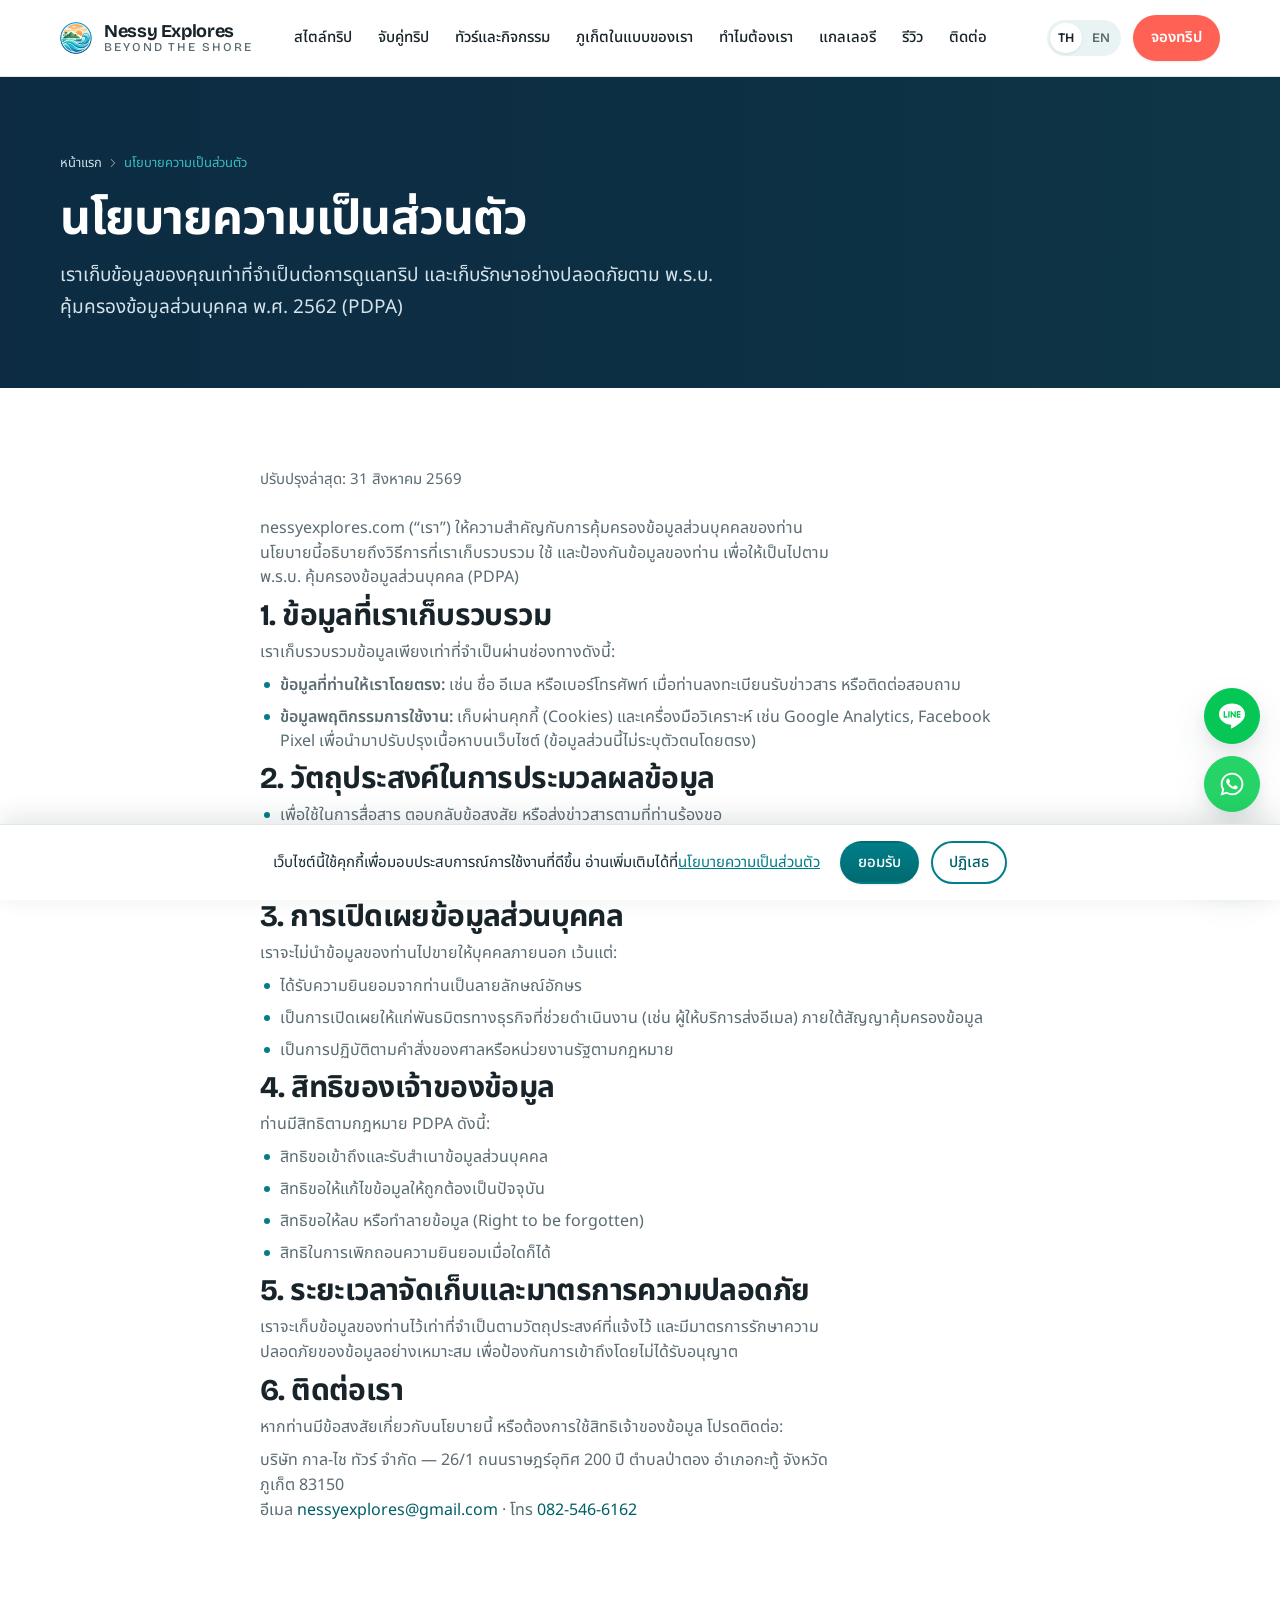
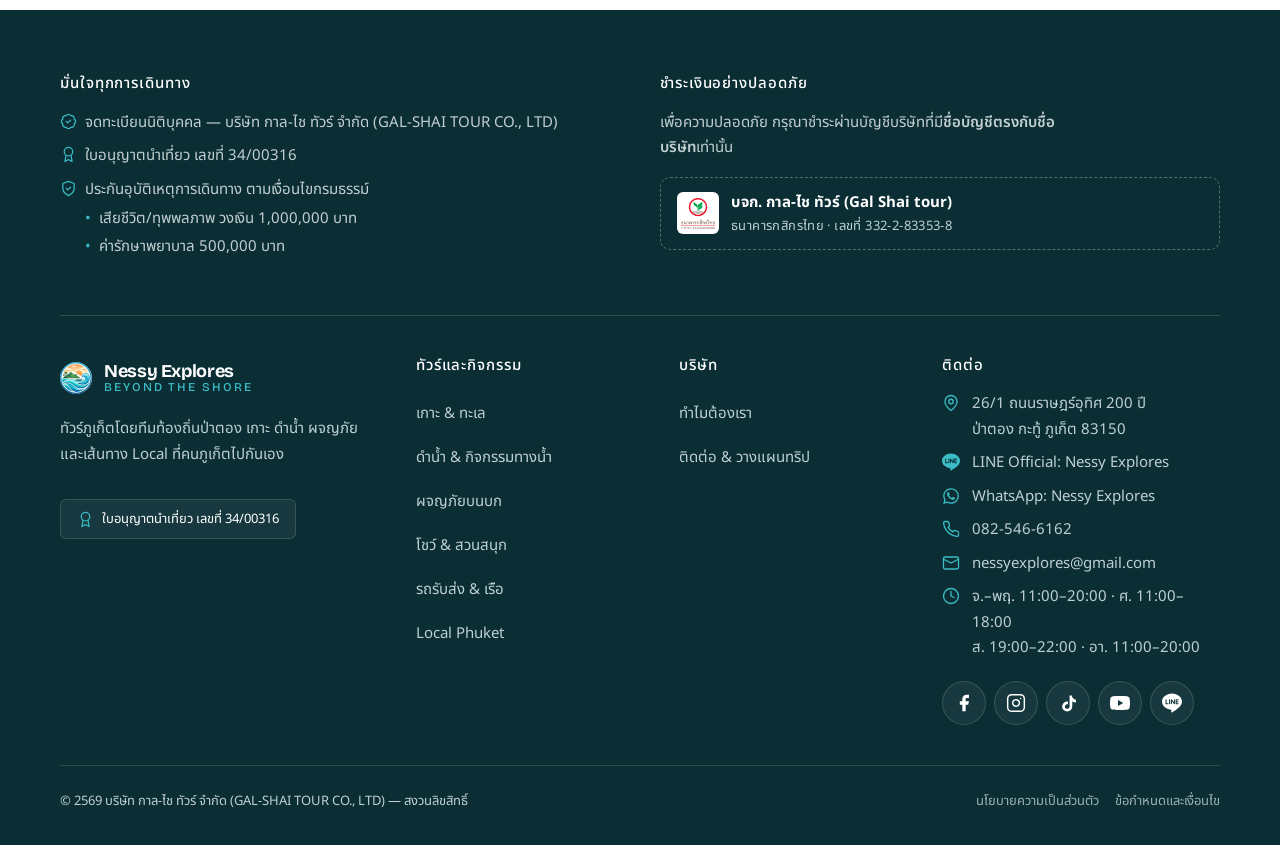
<file: privacy.html>
<!DOCTYPE html>
<html lang="th">
<head>
<meta charset="UTF-8">
<meta name="viewport" content="width=device-width, initial-scale=1">
<title>นโยบายความเป็นส่วนตัว | Nessy Explores</title>
<meta name="description" content="นโยบายความเป็นส่วนตัวของ บริษัท กาล-ไช ทัวร์ จำกัด (Nessy Explores) ว่าด้วยการเก็บ ใช้ และคุ้มครองข้อมูลส่วนบุคคลของผู้ใช้บริการตาม พ.ร.บ. คุ้มครองข้อมูลส่วนบุคคล (PDPA)">
<meta name="robots" content="noindex">
<meta name="theme-color" content="#0F4149">
<link rel="icon" href="assets/img/favicon-32-nessyexplores.png" sizes="32x32">
<link rel="apple-touch-icon" href="assets/img/favicon-180-nessyexplores.png">
<link rel="preconnect" href="https://fonts.googleapis.com">
<link rel="preconnect" href="https://fonts.gstatic.com" crossorigin>
<link rel="stylesheet" href="assets/style.css?v=20261016">
</head>
<body>
<script src="assets/sprite.js"></script>

<a class="skip-link" href="#main">ข้ามไปเนื้อหาหลัก</a>

<!-- ============================ NAV ============================ -->
<header class="navbar">
  <div class="wrap">
    <a class="brand" href="index.html" aria-label="Nessy Explores หน้าแรก" data-en-label="Nessy Explores home">
      <img class="brand-mark" src="assets/img/logo-mark-nessyexplores.webp"
           width="40" height="40" alt="" decoding="async">
      <span class="brand-txt">
        <span class="brand-name">Nessy Explores</span>
        <span class="brand-tag">Beyond the Shore</span>
      </span>
    </a>

    <nav aria-label="เมนูหลัก" data-en-label="Main navigation">
      <ul class="nav-links" id="nav-links" data-open="false">
        <li><a href="index.html#find" data-en="Styles">สไตล์ทริป</a></li>
        <li><a href="index.html#trip-match" data-en="Find your trip">จับคู่ทริป</a></li>
        <li><a href="index.html#packages" data-en="Tours">ทัวร์และกิจกรรม</a></li>
        <li><a href="index.html#beyond" data-en="Our way">ภูเก็ตในแบบของเรา</a></li>
        <li><a href="index.html#about" data-en="Why Us">ทำไมต้องเรา</a></li>
        <li><a href="index.html#moments" data-en="Gallery">แกลเลอรี</a></li>
        <li><a href="index.html#reviews" data-en="Reviews">รีวิว</a></li>
        <li><a href="index.html#contact" data-en="Contact">ติดต่อ</a></li>
      </ul>
    </nav>

    <div class="nav-cta">
      <span class="lang" data-lang-switch role="group" aria-label="เลือกภาษา" data-en-label="Select language">
        <button type="button" class="lang-btn is-active" data-set-lang="th" aria-current="true" lang="th">TH</button>
        <button type="button" class="lang-btn" data-set-lang="en" aria-current="false" lang="en">EN</button>
      </span>
      <a class="btn btn-coral btn-sm" href="https://lin.ee/R05IzYR" target="_blank" rel="noopener" data-en="Book a Trip">จองทริป</a>
      <button class="nav-toggle" type="button" aria-expanded="false" aria-controls="nav-links" aria-label="เปิดเมนู">
        <svg class="ic" aria-hidden="true"><use href="#i-menu"/></svg>
      </button>
    </div>
  </div>
</header>

<main id="main">

<!-- ============================ PAGE HERO ============================ -->
<section class="page-hero">
  <div class="wrap">
    <div class="page-hero-inner">
      <ol class="crumbs">
        <li><a href="index.html">หน้าแรก</a></li>
        <li><svg class="ic" aria-hidden="true"><use href="#i-chevron-right"/></svg></li>
        <li><span aria-current="page">นโยบายความเป็นส่วนตัว</span></li>
      </ol>
      <h1>นโยบายความเป็นส่วนตัว</h1>
      <p class="page-hero-lead">
        เราเก็บข้อมูลของคุณเท่าที่จำเป็นต่อการดูแลทริป และเก็บรักษาอย่างปลอดภัยตาม
        พ.ร.บ. คุ้มครองข้อมูลส่วนบุคคล พ.ศ. 2562 (PDPA)
      </p>
    </div>
  </div>
</section>

<!-- ============================ CONTENT ============================ -->
<section class="sf-white">
  <div class="wrap">
    <div class="legal-body">
      <p class="legal-updated">ปรับปรุงล่าสุด: 31 สิงหาคม 2569</p>

      <p>
        nessyexplores.com (“เรา”) ให้ความสำคัญกับการคุ้มครองข้อมูลส่วนบุคคลของท่าน
        นโยบายนี้อธิบายถึงวิธีการที่เราเก็บรวบรวม ใช้ และป้องกันข้อมูลของท่าน
        เพื่อให้เป็นไปตาม พ.ร.บ. คุ้มครองข้อมูลส่วนบุคคล (PDPA)
      </p>

      <section>
        <h2>1. ข้อมูลที่เราเก็บรวบรวม</h2>
        <p>เราเก็บรวบรวมข้อมูลเพียงเท่าที่จำเป็นผ่านช่องทางดังนี้:</p>
        <ul>
          <li><strong>ข้อมูลที่ท่านให้เราโดยตรง:</strong> เช่น ชื่อ อีเมล หรือเบอร์โทรศัพท์ เมื่อท่านลงทะเบียนรับข่าวสาร หรือติดต่อสอบถาม</li>
          <li><strong>ข้อมูลพฤติกรรมการใช้งาน:</strong> เก็บผ่านคุกกี้ (Cookies) และเครื่องมือวิเคราะห์ เช่น Google Analytics, Facebook Pixel เพื่อนำมาปรับปรุงเนื้อหาบนเว็บไซต์ (ข้อมูลส่วนนี้ไม่ระบุตัวตนโดยตรง)</li>
        </ul>
      </section>

      <section>
        <h2>2. วัตถุประสงค์ในการประมวลผลข้อมูล</h2>
        <ul>
          <li>เพื่อใช้ในการสื่อสาร ตอบกลับข้อสงสัย หรือส่งข่าวสารตามที่ท่านร้องขอ</li>
          <li>เพื่อวิเคราะห์สถิติการใช้งาน และพัฒนาประสบการณ์การเข้าชมเว็บไซต์ให้ดียิ่งขึ้น</li>
          <li>เพื่อปฏิบัติตามกฎหมายและข้อบังคับที่เกี่ยวข้อง</li>
        </ul>
      </section>

      <section>
        <h2>3. การเปิดเผยข้อมูลส่วนบุคคล</h2>
        <p>เราจะไม่นำข้อมูลของท่านไปขายให้บุคคลภายนอก เว้นแต่:</p>
        <ul>
          <li>ได้รับความยินยอมจากท่านเป็นลายลักษณ์อักษร</li>
          <li>เป็นการเปิดเผยให้แก่พันธมิตรทางธุรกิจที่ช่วยดำเนินงาน (เช่น ผู้ให้บริการส่งอีเมล) ภายใต้สัญญาคุ้มครองข้อมูล</li>
          <li>เป็นการปฏิบัติตามคำสั่งของศาลหรือหน่วยงานรัฐตามกฎหมาย</li>
        </ul>
      </section>

      <section>
        <h2>4. สิทธิของเจ้าของข้อมูล</h2>
        <p>ท่านมีสิทธิตามกฎหมาย PDPA ดังนี้:</p>
        <ul>
          <li>สิทธิขอเข้าถึงและรับสำเนาข้อมูลส่วนบุคคล</li>
          <li>สิทธิขอให้แก้ไขข้อมูลให้ถูกต้องเป็นปัจจุบัน</li>
          <li>สิทธิขอให้ลบ หรือทำลายข้อมูล (Right to be forgotten)</li>
          <li>สิทธิในการเพิกถอนความยินยอมเมื่อใดก็ได้</li>
        </ul>
      </section>

      <section>
        <h2>5. ระยะเวลาจัดเก็บและมาตรการความปลอดภัย</h2>
        <p>
          เราจะเก็บข้อมูลของท่านไว้เท่าที่จำเป็นตามวัตถุประสงค์ที่แจ้งไว้
          และมีมาตรการรักษาความปลอดภัยของข้อมูลอย่างเหมาะสม เพื่อป้องกันการเข้าถึงโดยไม่ได้รับอนุญาต
        </p>
      </section>

      <section>
        <h2>6. ติดต่อเรา</h2>
        <p>หากท่านมีข้อสงสัยเกี่ยวกับนโยบายนี้ หรือต้องการใช้สิทธิเจ้าของข้อมูล โปรดติดต่อ:</p>
        <p>
          บริษัท กาล-ไช ทัวร์ จำกัด — 26/1 ถนนราษฎร์อุทิศ 200 ปี ตำบลป่าตอง อำเภอกะทู้ จังหวัดภูเก็ต 83150<br>
          อีเมล <a href="mailto:nessyexplores@gmail.com">nessyexplores@gmail.com</a> · โทร <a href="tel:+66825466162">082-546-6162</a>
        </p>
      </section>
    </div>
  </div>
</section>

</main>

<!-- ============================ FOOTER ============================ -->
<footer>
  <div class="wrap">

    <!-- Trust & payment safety -->
    <div class="foot-trust" id="safety" style="scroll-margin-top:var(--s-8)">
      <div>
        <h3 data-en="Confidence in every trip">มั่นใจทุกการเดินทาง</h3>
        <ul class="foot-facts">
          <li>
            <svg class="ic" aria-hidden="true"><use href="#i-badge-check"/></svg>
            <span data-en="Registered company — GAL-SHAI TOUR CO., LTD">จดทะเบียนนิติบุคคล — บริษัท กาล-ไช ทัวร์ จำกัด (GAL-SHAI TOUR CO., LTD)</span>
          </li>
          <li>
            <svg class="ic" aria-hidden="true"><use href="#i-award"/></svg>
            <span data-en="Tourism licence no. 34/00316">ใบอนุญาตนำเที่ยว เลขที่ 34/00316</span>
          </li>
          <li>
            <svg class="ic" aria-hidden="true"><use href="#i-shield"/></svg>
            <span>
              <span class="fact-head" data-en="Travel accident insurance, subject to policy terms">ประกันอุบัติเหตุการเดินทาง ตามเงื่อนไขกรมธรรม์</span>
              <ul class="fact-list">
                <li data-en="Death/dismemberment — ฿1,000,000">เสียชีวิต/ทุพพลภาพ วงเงิน 1,000,000 บาท</li>
                <li data-en="Medical expenses — ฿500,000">ค่ารักษาพยาบาล 500,000 บาท</li>
              </ul>
            </span>
          </li>
        </ul>
      </div>

      <div>
        <h3 data-en="Secure payment">ชำระเงินอย่างปลอดภัย</h3>
        <p style="color:rgba(234,242,243,.82); font-size:var(--t-sm); margin:0 0 var(--s-4); max-width:46ch" data-en="For your safety, please pay only into a company bank account whose account name matches the company name.">
          เพื่อความปลอดภัย กรุณาชำระผ่านบัญชีบริษัทที่มี<strong>ชื่อบัญชีตรงกับชื่อบริษัท</strong>เท่านั้น
        </p>
        <div class="foot-bank">
          <span class="tag"><img src="assets/img/kbank-logo-nessyexplores.png" alt="KBank" width="42" height="42"></span>
          <div>
            <b data-en="Gal Shai tour">บจก. กาล-ไช ทัวร์ (Gal Shai tour)</b>
            <span data-en="Kasikornbank · Acct. no. 332-2-83353-8">ธนาคารกสิกรไทย · เลขที่ 332-2-83353-8</span>
          </div>
        </div>
      </div>
    </div>

    <div class="foot-grid">
      <div class="foot-brand">
        <a class="brand" href="index.html">
          <img class="brand-mark" src="assets/img/logo-mark-nessyexplores.webp"
               width="40" height="40" alt="" decoding="async">
          <span class="brand-txt">
            <span class="brand-name">Nessy Explores</span>
            <span class="brand-tag">Beyond the Shore</span>
          </span>
        </a>
        <p data-en="Phuket tours by a local Patong team — islands, diving, adventure, and the Local routes Phuket people take themselves.">ทัวร์ภูเก็ตโดยทีมท้องถิ่นป่าตอง เกาะ ดำน้ำ ผจญภัย และเส้นทาง Local ที่คนภูเก็ตไปกันเอง</p>
        <span class="license">
          <svg class="ic" aria-hidden="true"><use href="#i-award"/></svg>
          <span data-en="Tourism licence no. 34/00316">ใบอนุญาตนำเที่ยว เลขที่ 34/00316</span>
        </span>
      </div>

      <div>
        <h3 data-en="Tours &amp; activities">ทัวร์และกิจกรรม</h3>
        <ul>
          <li><a href="index.html#sea" data-en="Islands &amp; Sea">เกาะ &amp; ทะเล</a></li>
          <li><a href="index.html#dive" data-en="Diving &amp; Water Activities">ดำน้ำ &amp; กิจกรรมทางน้ำ</a></li>
          <li><a href="index.html#adventure" data-en="Land Adventures">ผจญภัยบนบก</a></li>
          <li><a href="index.html#show" data-en="Shows &amp; Theme Parks">โชว์ &amp; สวนสนุก</a></li>
          <li><a href="index.html#transfer" data-en="Transfers &amp; Boats">รถรับส่ง &amp; เรือ</a></li>
          <li><a href="local.html">Local Phuket</a></li>
        </ul>
      </div>

      <div>
        <h3 data-en="Company">บริษัท</h3>
        <ul>
          <li><a href="index.html#about" data-en="Why Us">ทำไมต้องเรา</a></li>
          <li><a href="index.html#contact" data-en="Contact &amp; trip planning">ติดต่อ &amp; วางแผนทริป</a></li>
        </ul>
      </div>

      <div>
        <h3 data-en="Contact">ติดต่อ</h3>
        <ul class="foot-contact">
          <li>
            <svg class="ic" aria-hidden="true"><use href="#i-pin"/></svg>
            <span><a href="https://www.google.com/maps/search/?api=1&amp;query=26%2F1+Ratuthit+200+Pi+Road+Patong+Kathu+Phuket+83150" target="_blank" rel="noopener" aria-label="เปิดแผนที่ Google Maps" data-en-label="Open in Google Maps" data-en="26/1 Ratuthit 200 Pi Road<br>Patong, Kathu, Phuket 83150">26/1 ถนนราษฎร์อุทิศ 200 ปี<br>ป่าตอง กะทู้ ภูเก็ต 83150</a></span>
          </li>
          <li>
            <svg class="ic ic-brand ic-line-white" aria-hidden="true"><use href="#i-line"/></svg>
            <span>LINE Official: <a href="https://lin.ee/R05IzYR" target="_blank" rel="noopener">Nessy Explores</a></span>
          </li>
          <li>
            <svg class="ic ic-brand" aria-hidden="true"><use href="#i-whatsapp"/></svg>
            <span>WhatsApp: <a href="https://wa.me/message/6FWCMSE6VRA6P1" target="_blank" rel="noopener">Nessy Explores</a></span>
          </li>
          <li>
            <svg class="ic" aria-hidden="true"><use href="#i-phone"/></svg>
            <span><a href="tel:+66825466162">082-546-6162</a></span>
          </li>
          <li>
            <svg class="ic" aria-hidden="true"><use href="#i-mail"/></svg>
            <span><a href="mailto:nessyexplores@gmail.com">nessyexplores@gmail.com</a></span>
          </li>
          <li>
            <svg class="ic" aria-hidden="true"><use href="#i-clock"/></svg>
            <span data-en="Mon–Thu 11:00–20:00 · Fri 11:00–18:00<br>Sat 19:00–22:00 · Sun 11:00–20:00">จ.–พฤ. 11:00–20:00 · ศ. 11:00–18:00<br>ส. 19:00–22:00 · อา. 11:00–20:00</span>
          </li>
        </ul>
        <div class="foot-social" role="list" aria-label="โซเชียลมีเดีย" data-en-label="Social media">
          <a role="listitem" href="https://www.facebook.com/search/top?q=Phuket%20with%20Nessy%20Island%20Life%20%26%20Adventures" target="_blank" rel="noopener" aria-label="Facebook: Phuket with Nessy Island Life &amp; Adventures">
            <svg class="ic ic-brand" aria-hidden="true"><use href="#i-facebook"/></svg>
          </a>
          <a role="listitem" href="https://www.instagram.com/nessyexplores/" target="_blank" rel="noopener" aria-label="Instagram: Nessy Explores">
            <svg class="ic" aria-hidden="true"><use href="#i-instagram"/></svg>
          </a>
          <a role="listitem" href="https://www.tiktok.com/@nessyeraaa" target="_blank" rel="noopener" aria-label="TikTok: NessyEraaa">
            <svg class="ic ic-brand" aria-hidden="true"><use href="#i-tiktok"/></svg>
          </a>
          <a role="listitem" href="https://www.youtube.com/@nessyexplores" target="_blank" rel="noopener" aria-label="YouTube: NessyExplores">
            <svg class="ic ic-brand" aria-hidden="true"><use href="#i-youtube"/></svg>
          </a>
          <a role="listitem" href="https://lin.ee/R05IzYR" target="_blank" rel="noopener" aria-label="LINE OA: Nessy Explores">
            <svg class="ic ic-brand" aria-hidden="true"><use href="#i-line"/></svg>
          </a>
        </div>
      </div>
    </div>

    <div class="foot-base">
      <p>© <span data-year>2569</span> <span data-en="GAL-SHAI TOUR CO., LTD — All rights reserved">บริษัท กาล-ไช ทัวร์ จำกัด (GAL-SHAI TOUR CO., LTD) — สงวนลิขสิทธิ์</span></p>
      <nav class="foot-legal" aria-label="ข้อกำหนดและนโยบาย" data-en-label="Policies and terms">
        <a href="privacy.html" data-en="Privacy Policy" aria-current="page">นโยบายความเป็นส่วนตัว</a>
        <a href="terms.html" data-en="Terms &amp; Conditions">ข้อกำหนดและเงื่อนไข</a>
      </nav>
    </div>
  </div>
</footer>

<!-- ============================ CONTACT DOCK ============================ -->
<div class="dock">
  <a class="dock-line" href="https://lin.ee/R05IzYR" target="_blank" rel="noopener" aria-label="สอบถามทาง LINE" data-en-label="Ask us on LINE">
    <svg class="ic ic-brand" aria-hidden="true"><use href="#i-line"/></svg>
  </a>
  <a class="dock-wa" href="https://wa.me/message/6FWCMSE6VRA6P1" target="_blank" rel="noopener" aria-label="สอบถามทาง WhatsApp" data-en-label="Ask us on WhatsApp">
    <svg class="ic ic-brand" aria-hidden="true"><use href="#i-whatsapp"/></svg>
  </a>
  <a href="tel:+66825466162" aria-label="โทรหาเรา" data-en-label="Call us">
    <svg class="ic" aria-hidden="true"><use href="#i-phone"/></svg>
  </a>
</div>

<script src="assets/app.js?v=20260902b" defer></script>
</body>
</html>
</file>
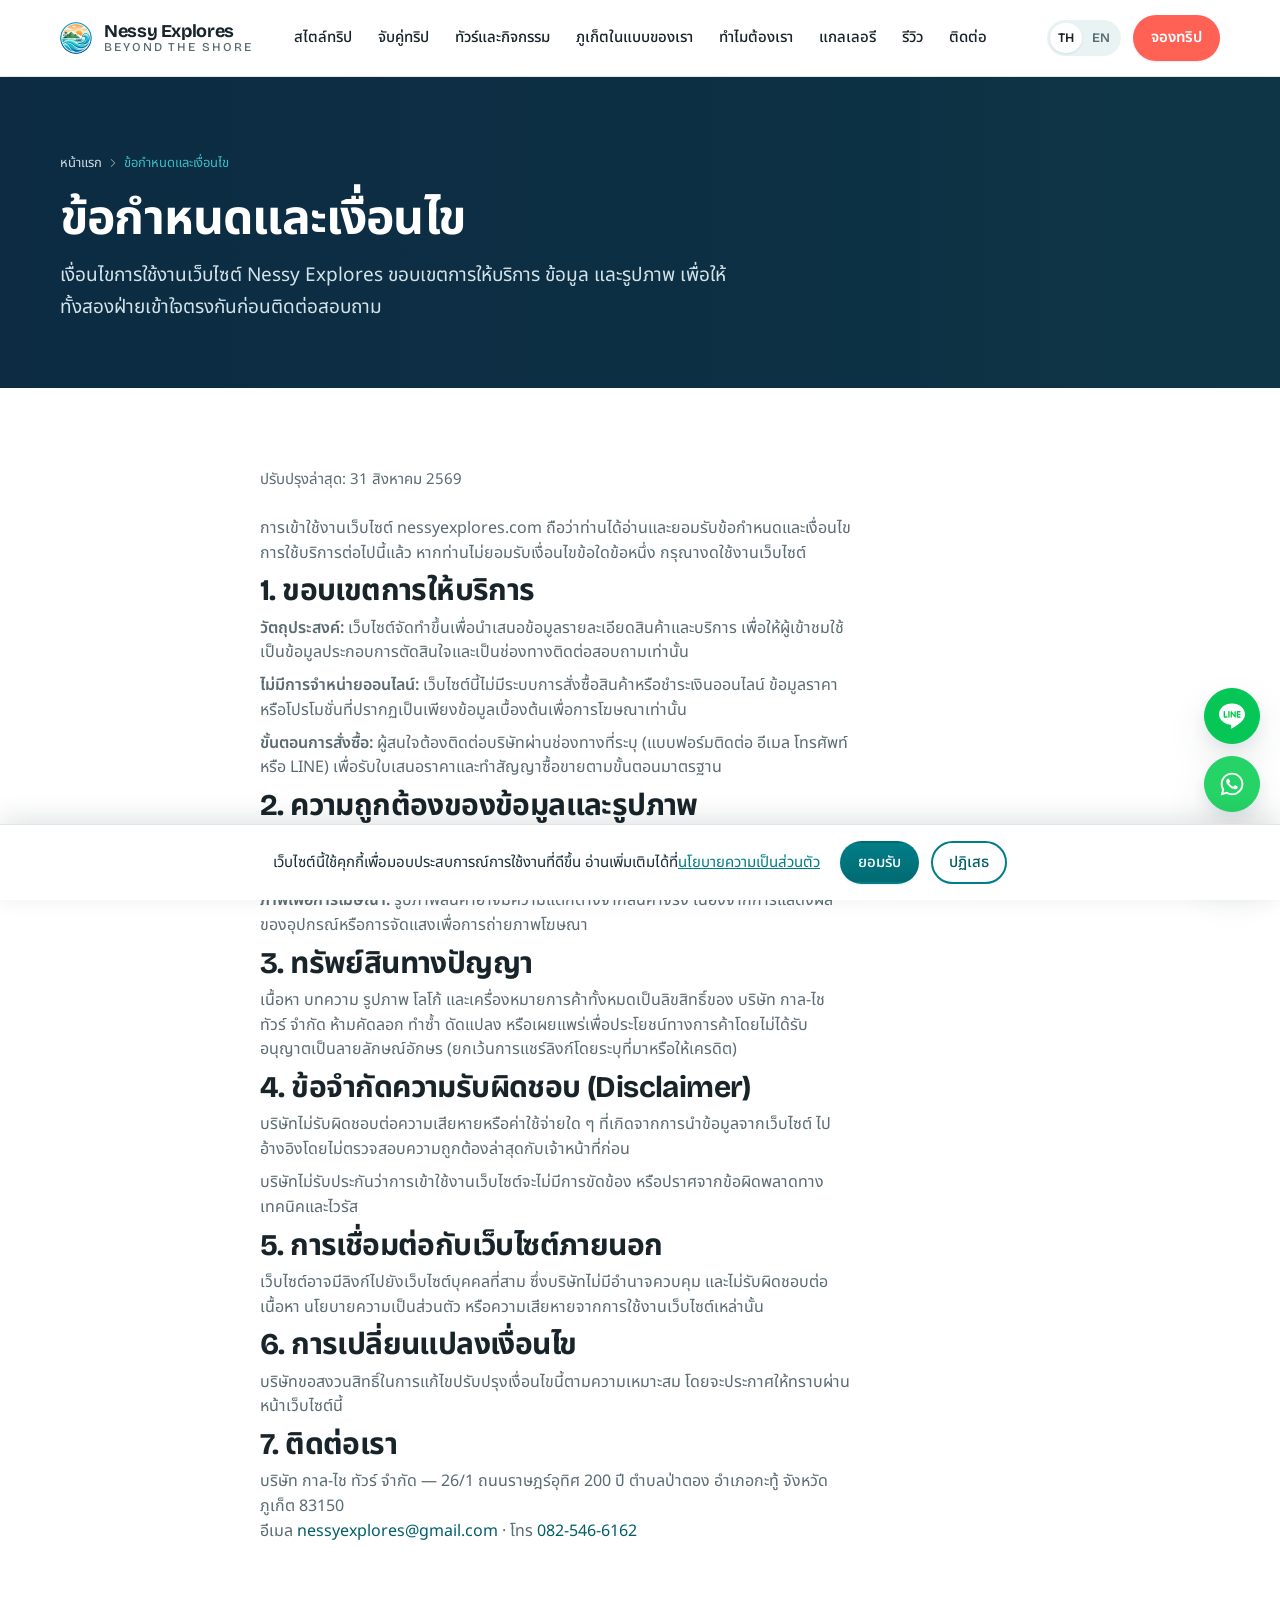
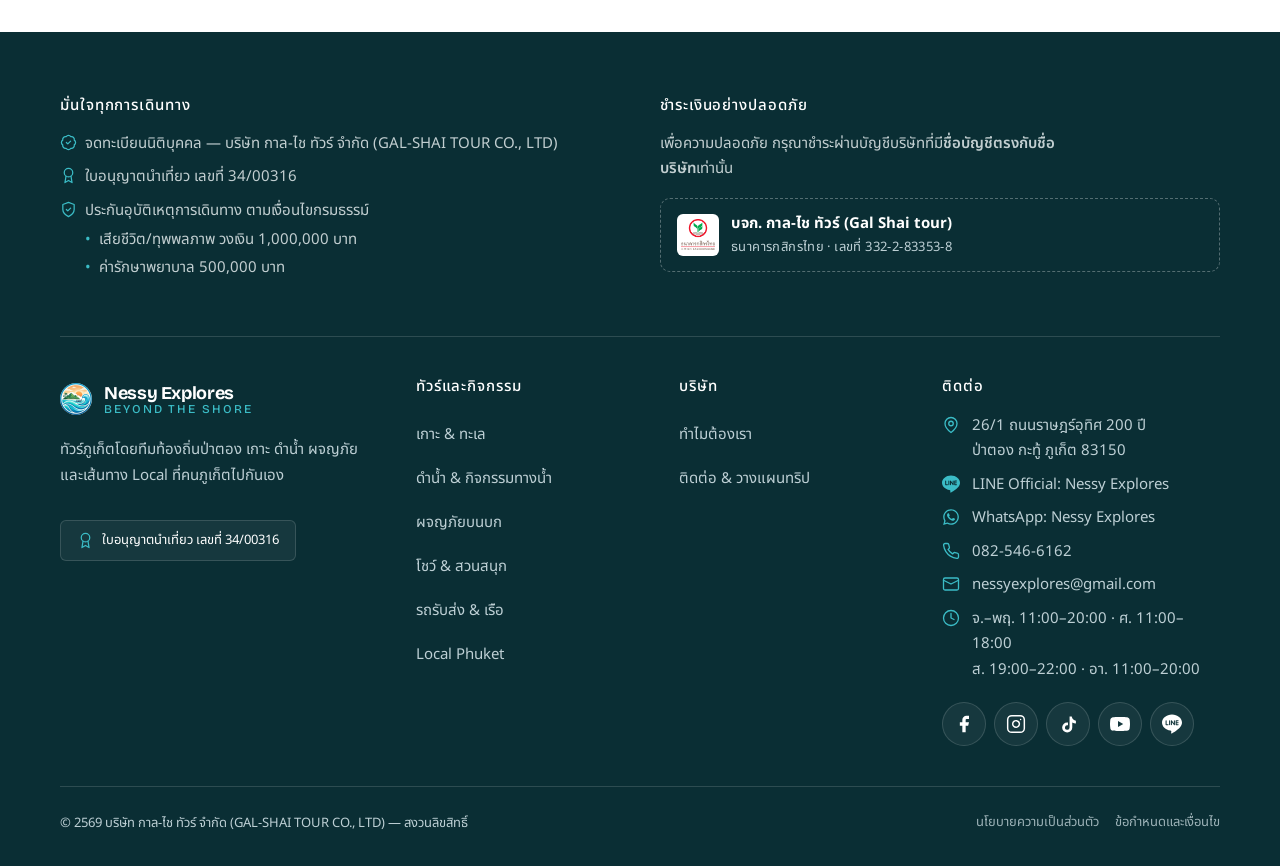
<file: terms.html>
<!DOCTYPE html>
<html lang="th">
<head>
<meta charset="UTF-8">
<meta name="viewport" content="width=device-width, initial-scale=1">
<title>ข้อกำหนดและเงื่อนไข | Nessy Explores</title>
<meta name="description" content="ข้อกำหนดและเงื่อนไขการใช้งานเว็บไซต์ของ บริษัท กาล-ไช ทัวร์ จำกัด (Nessy Explores) ครอบคลุมขอบเขตการให้บริการ ความถูกต้องของข้อมูล ทรัพย์สินทางปัญญา และข้อจำกัดความรับผิดชอบ">
<meta name="robots" content="noindex">
<meta name="theme-color" content="#0F4149">
<link rel="icon" href="assets/img/favicon-32-nessyexplores.png" sizes="32x32">
<link rel="apple-touch-icon" href="assets/img/favicon-180-nessyexplores.png">
<link rel="preconnect" href="https://fonts.googleapis.com">
<link rel="preconnect" href="https://fonts.gstatic.com" crossorigin>
<link rel="stylesheet" href="assets/style.css?v=20261016">
</head>
<body>
<script src="assets/sprite.js"></script>

<a class="skip-link" href="#main">ข้ามไปเนื้อหาหลัก</a>

<!-- ============================ NAV ============================ -->
<header class="navbar">
  <div class="wrap">
    <a class="brand" href="index.html" aria-label="Nessy Explores หน้าแรก" data-en-label="Nessy Explores home">
      <img class="brand-mark" src="assets/img/logo-mark-nessyexplores.webp"
           width="40" height="40" alt="" decoding="async">
      <span class="brand-txt">
        <span class="brand-name">Nessy Explores</span>
        <span class="brand-tag">Beyond the Shore</span>
      </span>
    </a>

    <nav aria-label="เมนูหลัก" data-en-label="Main navigation">
      <ul class="nav-links" id="nav-links" data-open="false">
        <li><a href="index.html#find" data-en="Styles">สไตล์ทริป</a></li>
        <li><a href="index.html#trip-match" data-en="Find your trip">จับคู่ทริป</a></li>
        <li><a href="index.html#packages" data-en="Tours">ทัวร์และกิจกรรม</a></li>
        <li><a href="index.html#beyond" data-en="Our way">ภูเก็ตในแบบของเรา</a></li>
        <li><a href="index.html#about" data-en="Why Us">ทำไมต้องเรา</a></li>
        <li><a href="index.html#moments" data-en="Gallery">แกลเลอรี</a></li>
        <li><a href="index.html#reviews" data-en="Reviews">รีวิว</a></li>
        <li><a href="index.html#contact" data-en="Contact">ติดต่อ</a></li>
      </ul>
    </nav>

    <div class="nav-cta">
      <span class="lang" data-lang-switch role="group" aria-label="เลือกภาษา" data-en-label="Select language">
        <button type="button" class="lang-btn is-active" data-set-lang="th" aria-current="true" lang="th">TH</button>
        <button type="button" class="lang-btn" data-set-lang="en" aria-current="false" lang="en">EN</button>
      </span>
      <a class="btn btn-coral btn-sm" href="https://lin.ee/R05IzYR" target="_blank" rel="noopener" data-en="Book a Trip">จองทริป</a>
      <button class="nav-toggle" type="button" aria-expanded="false" aria-controls="nav-links" aria-label="เปิดเมนู">
        <svg class="ic" aria-hidden="true"><use href="#i-menu"/></svg>
      </button>
    </div>
  </div>
</header>

<main id="main">

<!-- ============================ PAGE HERO ============================ -->
<section class="page-hero">
  <div class="wrap">
    <div class="page-hero-inner">
      <ol class="crumbs">
        <li><a href="index.html">หน้าแรก</a></li>
        <li><svg class="ic" aria-hidden="true"><use href="#i-chevron-right"/></svg></li>
        <li><span aria-current="page">ข้อกำหนดและเงื่อนไข</span></li>
      </ol>
      <h1>ข้อกำหนดและเงื่อนไข</h1>
      <p class="page-hero-lead">
        เงื่อนไขการใช้งานเว็บไซต์ Nessy Explores ขอบเขตการให้บริการ ข้อมูล และรูปภาพ
        เพื่อให้ทั้งสองฝ่ายเข้าใจตรงกันก่อนติดต่อสอบถาม
      </p>
    </div>
  </div>
</section>

<!-- ============================ CONTENT ============================ -->
<section class="sf-white">
  <div class="wrap">
    <div class="legal-body">
      <p class="legal-updated">ปรับปรุงล่าสุด: 31 สิงหาคม 2569</p>

      <p>
        การเข้าใช้งานเว็บไซต์ nessyexplores.com ถือว่าท่านได้อ่านและยอมรับข้อกำหนดและเงื่อนไข
        การใช้บริการต่อไปนี้แล้ว หากท่านไม่ยอมรับเงื่อนไขข้อใดข้อหนึ่ง กรุณางดใช้งานเว็บไซต์
      </p>

      <section>
        <h2>1. ขอบเขตการให้บริการ</h2>
        <p><strong>วัตถุประสงค์:</strong> เว็บไซต์จัดทำขึ้นเพื่อนำเสนอข้อมูลรายละเอียดสินค้าและบริการ เพื่อให้ผู้เข้าชมใช้เป็นข้อมูลประกอบการตัดสินใจและเป็นช่องทางติดต่อสอบถามเท่านั้น</p>
        <p><strong>ไม่มีการจำหน่ายออนไลน์:</strong> เว็บไซต์นี้ไม่มีระบบการสั่งซื้อสินค้าหรือชำระเงินออนไลน์ ข้อมูลราคาหรือโปรโมชั่นที่ปรากฏเป็นเพียงข้อมูลเบื้องต้นเพื่อการโฆษณาเท่านั้น</p>
        <p><strong>ขั้นตอนการสั่งซื้อ:</strong> ผู้สนใจต้องติดต่อบริษัทผ่านช่องทางที่ระบุ (แบบฟอร์มติดต่อ อีเมล โทรศัพท์ หรือ LINE) เพื่อรับใบเสนอราคาและทำสัญญาซื้อขายตามขั้นตอนมาตรฐาน</p>
      </section>

      <section>
        <h2>2. ความถูกต้องของข้อมูลและรูปภาพ</h2>
        <p><strong>การเปลี่ยนแปลงข้อมูล:</strong> บริษัทขอสงวนสิทธิ์ในการเปลี่ยนแปลงรายละเอียดสินค้า คุณสมบัติ ราคา หรือยกเลิกรายการบริการโดยไม่ต้องแจ้งล่วงหน้า</p>
        <p><strong>ภาพเพื่อการโฆษณา:</strong> รูปภาพสินค้าอาจมีความแตกต่างจากสินค้าจริง เนื่องจากการแสดงผลของอุปกรณ์หรือการจัดแสงเพื่อการถ่ายภาพโฆษณา</p>
      </section>

      <section>
        <h2>3. ทรัพย์สินทางปัญญา</h2>
        <p>
          เนื้อหา บทความ รูปภาพ โลโก้ และเครื่องหมายการค้าทั้งหมดเป็นลิขสิทธิ์ของ บริษัท กาล-ไช ทัวร์ จำกัด
          ห้ามคัดลอก ทำซ้ำ ดัดแปลง หรือเผยแพร่เพื่อประโยชน์ทางการค้าโดยไม่ได้รับอนุญาตเป็นลายลักษณ์อักษร
          (ยกเว้นการแชร์ลิงก์โดยระบุที่มาหรือให้เครดิต)
        </p>
      </section>

      <section>
        <h2>4. ข้อจำกัดความรับผิดชอบ (Disclaimer)</h2>
        <p>
          บริษัทไม่รับผิดชอบต่อความเสียหายหรือค่าใช้จ่ายใด ๆ ที่เกิดจากการนำข้อมูลจากเว็บไซต์
          ไปอ้างอิงโดยไม่ตรวจสอบความถูกต้องล่าสุดกับเจ้าหน้าที่ก่อน
        </p>
        <p>
          บริษัทไม่รับประกันว่าการเข้าใช้งานเว็บไซต์จะไม่มีการขัดข้อง หรือปราศจากข้อผิดพลาดทางเทคนิคและไวรัส
        </p>
      </section>

      <section>
        <h2>5. การเชื่อมต่อกับเว็บไซต์ภายนอก</h2>
        <p>
          เว็บไซต์อาจมีลิงก์ไปยังเว็บไซต์บุคคลที่สาม ซึ่งบริษัทไม่มีอำนาจควบคุม
          และไม่รับผิดชอบต่อเนื้อหา นโยบายความเป็นส่วนตัว หรือความเสียหายจากการใช้งานเว็บไซต์เหล่านั้น
        </p>
      </section>

      <section>
        <h2>6. การเปลี่ยนแปลงเงื่อนไข</h2>
        <p>
          บริษัทขอสงวนสิทธิ์ในการแก้ไขปรับปรุงเงื่อนไขนี้ตามความเหมาะสม
          โดยจะประกาศให้ทราบผ่านหน้าเว็บไซต์นี้
        </p>
      </section>

      <section>
        <h2>7. ติดต่อเรา</h2>
        <p>
          บริษัท กาล-ไช ทัวร์ จำกัด — 26/1 ถนนราษฎร์อุทิศ 200 ปี ตำบลป่าตอง อำเภอกะทู้ จังหวัดภูเก็ต 83150<br>
          อีเมล <a href="mailto:nessyexplores@gmail.com">nessyexplores@gmail.com</a> · โทร <a href="tel:+66825466162">082-546-6162</a>
        </p>
      </section>
    </div>
  </div>
</section>

</main>

<!-- ============================ FOOTER ============================ -->
<footer>
  <div class="wrap">

    <!-- Trust & payment safety -->
    <div class="foot-trust" id="safety" style="scroll-margin-top:var(--s-8)">
      <div>
        <h3 data-en="Confidence in every trip">มั่นใจทุกการเดินทาง</h3>
        <ul class="foot-facts">
          <li>
            <svg class="ic" aria-hidden="true"><use href="#i-badge-check"/></svg>
            <span data-en="Registered company — GAL-SHAI TOUR CO., LTD">จดทะเบียนนิติบุคคล — บริษัท กาล-ไช ทัวร์ จำกัด (GAL-SHAI TOUR CO., LTD)</span>
          </li>
          <li>
            <svg class="ic" aria-hidden="true"><use href="#i-award"/></svg>
            <span data-en="Tourism licence no. 34/00316">ใบอนุญาตนำเที่ยว เลขที่ 34/00316</span>
          </li>
          <li>
            <svg class="ic" aria-hidden="true"><use href="#i-shield"/></svg>
            <span>
              <span class="fact-head" data-en="Travel accident insurance, subject to policy terms">ประกันอุบัติเหตุการเดินทาง ตามเงื่อนไขกรมธรรม์</span>
              <ul class="fact-list">
                <li data-en="Death/dismemberment — ฿1,000,000">เสียชีวิต/ทุพพลภาพ วงเงิน 1,000,000 บาท</li>
                <li data-en="Medical expenses — ฿500,000">ค่ารักษาพยาบาล 500,000 บาท</li>
              </ul>
            </span>
          </li>
        </ul>
      </div>

      <div>
        <h3 data-en="Secure payment">ชำระเงินอย่างปลอดภัย</h3>
        <p style="color:rgba(234,242,243,.82); font-size:var(--t-sm); margin:0 0 var(--s-4); max-width:46ch" data-en="For your safety, please pay only into a company bank account whose account name matches the company name.">
          เพื่อความปลอดภัย กรุณาชำระผ่านบัญชีบริษัทที่มี<strong>ชื่อบัญชีตรงกับชื่อบริษัท</strong>เท่านั้น
        </p>
        <div class="foot-bank">
          <span class="tag"><img src="assets/img/kbank-logo-nessyexplores.png" alt="KBank" width="42" height="42"></span>
          <div>
            <b data-en="Gal Shai tour">บจก. กาล-ไช ทัวร์ (Gal Shai tour)</b>
            <span data-en="Kasikornbank · Acct. no. 332-2-83353-8">ธนาคารกสิกรไทย · เลขที่ 332-2-83353-8</span>
          </div>
        </div>
      </div>
    </div>

    <div class="foot-grid">
      <div class="foot-brand">
        <a class="brand" href="index.html">
          <img class="brand-mark" src="assets/img/logo-mark-nessyexplores.webp"
               width="40" height="40" alt="" decoding="async">
          <span class="brand-txt">
            <span class="brand-name">Nessy Explores</span>
            <span class="brand-tag">Beyond the Shore</span>
          </span>
        </a>
        <p data-en="Phuket tours by a local Patong team — islands, diving, adventure, and the Local routes Phuket people take themselves.">ทัวร์ภูเก็ตโดยทีมท้องถิ่นป่าตอง เกาะ ดำน้ำ ผจญภัย และเส้นทาง Local ที่คนภูเก็ตไปกันเอง</p>
        <span class="license">
          <svg class="ic" aria-hidden="true"><use href="#i-award"/></svg>
          <span data-en="Tourism licence no. 34/00316">ใบอนุญาตนำเที่ยว เลขที่ 34/00316</span>
        </span>
      </div>

      <div>
        <h3 data-en="Tours &amp; activities">ทัวร์และกิจกรรม</h3>
        <ul>
          <li><a href="index.html#sea" data-en="Islands &amp; Sea">เกาะ &amp; ทะเล</a></li>
          <li><a href="index.html#dive" data-en="Diving &amp; Water Activities">ดำน้ำ &amp; กิจกรรมทางน้ำ</a></li>
          <li><a href="index.html#adventure" data-en="Land Adventures">ผจญภัยบนบก</a></li>
          <li><a href="index.html#show" data-en="Shows &amp; Theme Parks">โชว์ &amp; สวนสนุก</a></li>
          <li><a href="index.html#transfer" data-en="Transfers &amp; Boats">รถรับส่ง &amp; เรือ</a></li>
          <li><a href="local.html">Local Phuket</a></li>
        </ul>
      </div>

      <div>
        <h3 data-en="Company">บริษัท</h3>
        <ul>
          <li><a href="index.html#about" data-en="Why Us">ทำไมต้องเรา</a></li>
          <li><a href="index.html#contact" data-en="Contact &amp; trip planning">ติดต่อ &amp; วางแผนทริป</a></li>
        </ul>
      </div>

      <div>
        <h3 data-en="Contact">ติดต่อ</h3>
        <ul class="foot-contact">
          <li>
            <svg class="ic" aria-hidden="true"><use href="#i-pin"/></svg>
            <span><a href="https://www.google.com/maps/search/?api=1&amp;query=26%2F1+Ratuthit+200+Pi+Road+Patong+Kathu+Phuket+83150" target="_blank" rel="noopener" aria-label="เปิดแผนที่ Google Maps" data-en-label="Open in Google Maps" data-en="26/1 Ratuthit 200 Pi Road<br>Patong, Kathu, Phuket 83150">26/1 ถนนราษฎร์อุทิศ 200 ปี<br>ป่าตอง กะทู้ ภูเก็ต 83150</a></span>
          </li>
          <li>
            <svg class="ic ic-brand ic-line-white" aria-hidden="true"><use href="#i-line"/></svg>
            <span>LINE Official: <a href="https://lin.ee/R05IzYR" target="_blank" rel="noopener">Nessy Explores</a></span>
          </li>
          <li>
            <svg class="ic ic-brand" aria-hidden="true"><use href="#i-whatsapp"/></svg>
            <span>WhatsApp: <a href="https://wa.me/message/6FWCMSE6VRA6P1" target="_blank" rel="noopener">Nessy Explores</a></span>
          </li>
          <li>
            <svg class="ic" aria-hidden="true"><use href="#i-phone"/></svg>
            <span><a href="tel:+66825466162">082-546-6162</a></span>
          </li>
          <li>
            <svg class="ic" aria-hidden="true"><use href="#i-mail"/></svg>
            <span><a href="mailto:nessyexplores@gmail.com">nessyexplores@gmail.com</a></span>
          </li>
          <li>
            <svg class="ic" aria-hidden="true"><use href="#i-clock"/></svg>
            <span data-en="Mon–Thu 11:00–20:00 · Fri 11:00–18:00<br>Sat 19:00–22:00 · Sun 11:00–20:00">จ.–พฤ. 11:00–20:00 · ศ. 11:00–18:00<br>ส. 19:00–22:00 · อา. 11:00–20:00</span>
          </li>
        </ul>
        <div class="foot-social" role="list" aria-label="โซเชียลมีเดีย" data-en-label="Social media">
          <a role="listitem" href="https://www.facebook.com/search/top?q=Phuket%20with%20Nessy%20Island%20Life%20%26%20Adventures" target="_blank" rel="noopener" aria-label="Facebook: Phuket with Nessy Island Life &amp; Adventures">
            <svg class="ic ic-brand" aria-hidden="true"><use href="#i-facebook"/></svg>
          </a>
          <a role="listitem" href="https://www.instagram.com/nessyexplores/" target="_blank" rel="noopener" aria-label="Instagram: Nessy Explores">
            <svg class="ic" aria-hidden="true"><use href="#i-instagram"/></svg>
          </a>
          <a role="listitem" href="https://www.tiktok.com/@nessyeraaa" target="_blank" rel="noopener" aria-label="TikTok: NessyEraaa">
            <svg class="ic ic-brand" aria-hidden="true"><use href="#i-tiktok"/></svg>
          </a>
          <a role="listitem" href="https://www.youtube.com/@nessyexplores" target="_blank" rel="noopener" aria-label="YouTube: NessyExplores">
            <svg class="ic ic-brand" aria-hidden="true"><use href="#i-youtube"/></svg>
          </a>
          <a role="listitem" href="https://lin.ee/R05IzYR" target="_blank" rel="noopener" aria-label="LINE OA: Nessy Explores">
            <svg class="ic ic-brand" aria-hidden="true"><use href="#i-line"/></svg>
          </a>
        </div>
      </div>
    </div>

    <div class="foot-base">
      <p>© <span data-year>2569</span> <span data-en="GAL-SHAI TOUR CO., LTD — All rights reserved">บริษัท กาล-ไช ทัวร์ จำกัด (GAL-SHAI TOUR CO., LTD) — สงวนลิขสิทธิ์</span></p>
      <nav class="foot-legal" aria-label="ข้อกำหนดและนโยบาย" data-en-label="Policies and terms">
        <a href="privacy.html" data-en="Privacy Policy">นโยบายความเป็นส่วนตัว</a>
        <a href="terms.html" data-en="Terms &amp; Conditions" aria-current="page">ข้อกำหนดและเงื่อนไข</a>
      </nav>
    </div>
  </div>
</footer>

<!-- ============================ CONTACT DOCK ============================ -->
<div class="dock">
  <a class="dock-line" href="https://lin.ee/R05IzYR" target="_blank" rel="noopener" aria-label="สอบถามทาง LINE" data-en-label="Ask us on LINE">
    <svg class="ic ic-brand" aria-hidden="true"><use href="#i-line"/></svg>
  </a>
  <a class="dock-wa" href="https://wa.me/message/6FWCMSE6VRA6P1" target="_blank" rel="noopener" aria-label="สอบถามทาง WhatsApp" data-en-label="Ask us on WhatsApp">
    <svg class="ic ic-brand" aria-hidden="true"><use href="#i-whatsapp"/></svg>
  </a>
  <a href="tel:+66825466162" aria-label="โทรหาเรา" data-en-label="Call us">
    <svg class="ic" aria-hidden="true"><use href="#i-phone"/></svg>
  </a>
</div>

<script src="assets/app.js?v=20260902b" defer></script>
</body>
</html>
</file>
<file: assets/style.css>
/* ==========================================================================
   Nessy Explores — Design System
   Explore Phuket, Beyond the Shore
   Personality: Local · Friendly · Reliable · Adventurous

   Palette, typeface and logo come from the Nessy Explores Brand Book
   (generated by Pomelli). Tokens marked "derived" are NOT in the book —
   they were added because the book supplies only four colours and one
   typeface, which is not enough to build an accessible UI. Every derived
   token is documented for the client on brand.html.
   ========================================================================== */

@import url('https://fonts.googleapis.com/css2?family=Bricolage+Grotesque:opsz,wght@12..96,400;12..96,500;12..96,600;12..96,700;12..96,800&family=Noto+Sans+Thai:wght@400;500;600;700&display=swap');

/* --------------------------------------------------------------------------
   1. Tokens — Nessy Explores CI palette
   Modern Tropical · Local Premium · Coastal Editorial
   Usage proportion (client CI): 60% white + light tints · 25% dark surfaces
   (Primary #182429 + Secondary #0F4149) · 10% Brand Teal #017E87 · 5% warm
   accents (Coral / Orange / Yellow). Backgrounds are white/cool-tint; the two
   darks carry contrast (footer, CTA band, hero floor); Brand Teal is the
   PRIMARY brand colour (links, active states, key fills, buttons); Coral is
   the CTA / attention colour; Orange + Yellow are supporting accents.
   -------------------------------------------------------------------------- */
:root {
  /* Nessy Explores CI — client palette */
  --ink:        #182429;   /* Primary — main text + darkest surface (15.9:1 on white) */
  --deep-ocean: #0F4149;   /* Secondary — dark teal surface: footer, CTA band, hero floor (11.2:1) */
  --ocean:      #017E87;   /* Brand Teal — PRIMARY brand: links, active state, key fills, buttons (4.84:1 w/ white; white text OK) */
  --coral:      #FF6155;   /* CTA Coral — primary action / attention (dark text only: 5.36:1) */
  --orange:     #FF7D49;   /* Accent Orange — supporting warm accent (dark text only: 6.26:1) */
  --mango:      #FED17E;   /* Accent Yellow — supporting warm accent, decorative (dark text only: 11.1:1) */
  --white:      #FFFFFF;   /* Background */
  --warm-white: #FFFFFF;   /* page base — pure white */
  --muted-ink:  #5A6B72;   /* muted text — 5.6:1 on white */

  /* Derived states / text-safe variants (not in CI — documented on brand.html) */
  --ocean-dark:     #016A72;   /* teal filled-button hover — deeper (6.35:1 w/ white) */
  --ocean-darker:   #015F67;   /* teal link/icon text-safe on light tints (7.41:1 white) */
  --deep-ocean-2:   #0A2E34;   /* footer base / gradient floor — darker teal */
  --coral-dark:     #F5544A;   /* coral hover — deeper (dark text 4.72:1) */
  --coral-soft:     rgba(255, 97, 85, .16);
  --orange-dark:    #F26A34;   /* orange hover / border */
  --orange-soft:    rgba(255, 125, 73, .16);
  --turquoise:      #3BBCC6;   /* light Brand-Teal tint — accents/eyebrows on dark surfaces (4.9:1 on Secondary) */
  --turquoise-dark: #0F6E77;   /* turquoise, text-safe on light (5.97:1 white) */
  --warm-sand:      #F2F8F8;   /* light cool tint — alternating section bg */
  --sand-2:         #E9F3F3;   /* deeper cool tint — separates sections */
  --sea-mist:       #E5F5F3;   /* Sea Mist — cool accent surface */
  --mango-dark:     #F7BE55;   /* yellow hover / border */

  /* Third-party brand mark — KBank (bank-account tags only, not site CI) */
  --kbank-green: #138F2D;

  /* Danger — anti-scam only. 6.35:1 on white. */
  --warn: #A63D1E;
  --warn-soft: rgba(166, 61, 30, .10);

  /* Neutrals / borders on cool light surfaces */
  --line:      #E2E8E8;    /* border on white */
  --line-soft: #E6ECEC;    /* border on cool-tint surfaces */
  --line-dark: rgba(255, 255, 255, .14);

  /* Semantic on-surface text — cool-surface pairs verified AA (>=4.5:1):
     ink/white 15.9 · ink/warm-sand 14.8 · muted/white 5.6 · white/ocean(teal) 4.84
     ocean-darker/white 7.4 · on-deep/Secondary 9.9 · on-deep/Primary 14.0
     turquoise/Secondary 4.9 · ink/yellow 11.1
     BRAND DIRECTION: the warm CTA surfaces (Coral, Orange) carry WHITE text for a
     bolder, more conventional CTA look. Note this trades contrast — white/coral is
     2.96:1 and white/orange 2.54:1 (below AA) — so we lean on bold 600 weight and
     large/short labels for legibility. Yellow keeps dark text (white 1.43:1 is unusable). */
  --on-ocean:     var(--white);
  --on-deep:      #EAF2F3;
  --on-turquoise: var(--ink);
  --on-coral:     var(--white);
  --on-orange:    var(--white);
  --on-mango:     var(--ink);

  /* ---- Backward-compatible aliases (shared inner pages reference these) ---- */
  --blue: var(--ocean);
  --blue-dark: var(--ocean-dark);
  --blue-darker: var(--ocean-darker);
  --prussian: var(--deep-ocean);
  --prussian-deep: var(--deep-ocean-2);
  --sky: var(--turquoise);
  --frost: var(--warm-sand);
  --frost-deep: var(--sand-2);
  --sunset: var(--coral);
  --sunset-dark: var(--coral-dark);
  --muted: var(--muted-ink);
  --on-blue: var(--on-ocean);
  --on-prussian: var(--on-deep);
  --on-sky: var(--on-turquoise);
  --on-sunset: var(--on-coral);

  /* Type — Bricolage Grotesque (Latin display, editorial character) paired
     with Noto Sans Thai. Thai glyphs fall through to Noto automatically;
     Latin display text takes Bricolage. Hierarchy from size + space + weight. */
  --font: 'Noto Sans Thai', 'Bricolage Grotesque', system-ui, -apple-system, sans-serif;
  --font-display: 'Bricolage Grotesque', 'Noto Sans Thai', system-ui, sans-serif;

  --t-xs:  .8125rem;  /* 13  eyebrow / meta */
  --t-sm:  .9375rem;  /* 15  labels / secondary */
  --t-base: 1rem;     /* 16  body */
  --t-md:  1.1875rem; /* 19  lead / body-large */
  --t-lg:  1.5rem;    /* 24  card title */
  --t-xl:  1.875rem;  /* 30 */
  --t-2xl: 2.375rem;  /* 38 */
  --t-3xl: 3rem;      /* 48  section H2 base */
  --t-4xl: 3.5rem;    /* 56 */
  /* fluid display */
  --t-hero: clamp(2.75rem, 5.2vw + 1rem, 4.75rem);  /* 44 → 76 */
  --t-h2:   clamp(2rem, 2.6vw + 1rem, 3.125rem);    /* 32 → 50 */

  /* Spacing — 4/8 rhythm */
  --s-1: .25rem;  --s-2: .5rem;   --s-3: .75rem;  --s-4: 1rem;
  --s-5: 1.25rem; --s-6: 1.5rem;  --s-8: 2rem;    --s-10: 2.5rem;
  --s-12: 3rem;   --s-16: 4rem;   --s-20: 5rem;   --s-24: 6rem;   --s-32: 8rem;

  /* Radius */
  --r-xs: 3px; --r-sm: 6px; --r-md: 10px; --r-lg: 16px; --r-xl: 24px; --r-2xl: 32px; --r-pill: 999px;

  /* Elevation — soft, premium, tinted with Deep Ocean */
  --e-1: 0 1px 2px rgba(15, 65, 73, .05), 0 1px 3px rgba(15, 65, 73, .05);
  --e-2: 0 2px 6px rgba(15, 65, 73, .06), 0 6px 16px rgba(15, 65, 73, .07);
  --e-3: 0 6px 14px rgba(15, 65, 73, .08), 0 18px 40px rgba(15, 65, 73, .10);
  --e-4: 0 16px 32px rgba(15, 65, 73, .12), 0 30px 64px rgba(15, 65, 73, .16);

  /* Motion */
  --ease: cubic-bezier(.22, .68, .26, 1);
  --ease-out: cubic-bezier(.16, 1, .3, 1);
  --dur-fast: 140ms;
  --dur: 240ms;
  --dur-slow: 460ms;

  /* Layers */
  --z-base: 0; --z-raised: 10; --z-sticky: 40; --z-dock: 60; --z-nav: 80; --z-modal: 100;

  --wrap: 1200px;
  --wrap-wide: 1320px;
  --nav-h: 76px;
}

/* --------------------------------------------------------------------------
   2. Base
   -------------------------------------------------------------------------- */
*, *::before, *::after { box-sizing: border-box; }

/* The [hidden] attribute must always win, even over components that set their
   own display (e.g. .tour and .load-more use display:flex). Without this the
   filter/progressive-reveal JS (item.hidden = true) has no visual effect. */
[hidden] { display: none !important; }

html {
  -webkit-text-size-adjust: 100%;
  scroll-behavior: smooth;
  scroll-padding-top: calc(var(--nav-h) + var(--s-4));
}

body {
  margin: 0;
  font-family: var(--font);
  font-size: var(--t-base);
  font-weight: 400;
  line-height: 1.7;
  color: var(--ink);
  background: var(--warm-white);
  -webkit-font-smoothing: antialiased;
  overflow-x: hidden;
}

img, svg { max-width: 100%; display: block; }
img { height: auto; }

/* Bricolage Grotesque carries the display voice (Latin); Thai falls through
   to Noto. Hierarchy comes from size + space + weight, not colour or frames. */
h1, h2, h3 {
  font-family: var(--font-display);
  font-weight: 700;
  line-height: 1.14;
  color: var(--ink);
  margin: 0 0 var(--s-4);
  letter-spacing: -.02em;
  text-wrap: balance;
}
h1 { font-size: var(--t-3xl); line-height: 1.06; }
h2 { font-size: var(--t-h2); }
h3 { font-size: var(--t-lg); font-weight: 600; line-height: 1.28; letter-spacing: -.01em; }
p { margin: 0 0 var(--s-4); max-width: 66ch; }

a { color: var(--blue-darker); text-decoration: none; transition: color var(--dur-fast) var(--ease); }
a:hover { color: var(--prussian); text-decoration: underline; text-underline-offset: 3px; }

ul, ol { margin: 0 0 var(--s-4); padding-left: var(--s-5); }
li { margin-bottom: var(--s-2); }

strong { font-weight: 600; }
small { font-size: var(--t-sm); }

/* Numbers / prices — tabular so cards don't jitter */
.num, .price, table { font-variant-numeric: tabular-nums; }

/* Focus — never removed */
:focus-visible {
  outline: 3px solid var(--blue);
  outline-offset: 3px;
  border-radius: var(--r-sm);
}
.on-dark :focus-visible, footer :focus-visible { outline-color: var(--sky); }

::selection { background: var(--sky); color: var(--prussian); }

.sr-only {
  position: absolute; width: 1px; height: 1px; padding: 0; margin: -1px;
  overflow: hidden; clip: rect(0 0 0 0); white-space: nowrap; border: 0;
}

.skip-link {
  /* fixed (not absolute) so an elastic over-scroll bounce at the very top
     can't reveal the space above the page and flash this button into view;
     it stays anchored off-screen until focused. */
  position: fixed; left: 50%; top: 0; transform: translate(-50%, -120%);
  z-index: var(--z-modal); background: var(--prussian); color: var(--white);
  padding: var(--s-3) var(--s-6); border-radius: 0 0 var(--r-md) var(--r-md);
  font-weight: 600; font-size: var(--t-sm);
  transition: transform var(--dur) var(--ease);
}
.skip-link:focus { transform: translate(-50%, 0); text-decoration: none; color: var(--white); }

/* --------------------------------------------------------------------------
   3. Layout
   -------------------------------------------------------------------------- */
.wrap { width: 100%; max-width: var(--wrap); margin-inline: auto; padding-inline: var(--s-5); }

section { padding-block: var(--s-20); position: relative; }
section.tight { padding-block: var(--s-12); }

/* Section surfaces — 60% white+frost / 25% blue+prussian / 12% frost-deep / 3% sunset */
.sf-white { background: var(--white); }
.sf-frost { background: var(--frost); }
.sf-frost-deep { background: var(--frost-deep); }
.sf-mist { background: var(--sea-mist); }   /* light aqua band — tours & activities */
.sf-prussian { background: var(--prussian); color: var(--on-prussian); }
.sf-blue { background: var(--blue); color: var(--on-blue); }

.sf-prussian h1, .sf-prussian h2, .sf-prussian h3,
.sf-blue h1, .sf-blue h2, .sf-blue h3 { color: var(--white); }
.sf-prussian a, .sf-blue a { color: var(--sky); }
.sf-prussian a:hover, .sf-blue a:hover { color: var(--sky); }

.grid { display: grid; gap: var(--s-6); }
.g-2 { grid-template-columns: repeat(2, 1fr); }
.g-3 { grid-template-columns: repeat(3, 1fr); }
.g-4 { grid-template-columns: repeat(4, 1fr); }

.stack-sm > * + * { margin-top: var(--s-2); }
.center { text-align: center; }
.center p { margin-inline: auto; }

/* Section heading block */
.head { max-width: 62ch; margin-bottom: var(--s-10); }
.head.center { margin-inline: auto; }
.head p { color: var(--muted); font-size: var(--t-md); margin-bottom: 0; }
.sf-prussian .head p, .sf-blue .head p { color: rgba(234, 247, 253, .84); }

.eyebrow {
  display: inline-flex; align-items: center; gap: var(--s-2);
  font-family: var(--font-display);
  font-size: var(--t-xs); font-weight: 600;
  letter-spacing: .16em; text-transform: uppercase;
  color: var(--muted-ink); margin-bottom: var(--s-4);
}
/* A warm coral→mango bar injects the accent without spending it on text colour */
.eyebrow::before {
  content: ''; width: 26px; height: 3px; flex: none; border-radius: var(--r-xs);
  background: linear-gradient(90deg, var(--coral), var(--mango));
}
.sf-prussian .eyebrow, .sf-blue .eyebrow { color: rgba(234, 242, 243, .72); }

/* --------------------------------------------------------------------------
   4. Icons
   -------------------------------------------------------------------------- */
.ic {
  width: 24px; height: 24px; flex: none;
  fill: none; stroke: currentColor; stroke-width: 1.75;
  stroke-linecap: round; stroke-linejoin: round;
}
.ic-sm { width: 18px; height: 18px; stroke-width: 2; }
.ic-lg { width: 32px; height: 32px; stroke-width: 1.6; }

.icon-tile {
  width: 52px; height: 52px; border-radius: var(--r-md);
  display: grid; place-items: center; flex: none;
  background: var(--frost-deep); color: var(--blue-darker);
}
.icon-tile.sky { background: rgba(65, 189, 209, .28); color: var(--ocean-darker); }
.icon-tile.warn { background: var(--warn-soft); color: var(--warn); }
.sf-prussian .icon-tile, .sf-blue .icon-tile {
  background: rgba(255, 255, 255, .12); color: var(--sky);
}

/* --------------------------------------------------------------------------
   5. Buttons
   -------------------------------------------------------------------------- */
.btn {
  display: inline-flex; align-items: center; justify-content: center; gap: var(--s-2);
  min-height: 48px; padding: var(--s-3) var(--s-6);
  font-family: var(--font); font-size: var(--t-base); font-weight: 500;
  border: 2px solid transparent; border-radius: var(--r-pill);
  cursor: pointer; text-align: center; text-decoration: none;
  touch-action: manipulation; -webkit-tap-highlight-color: transparent;
  transition: background-color var(--dur) var(--ease), border-color var(--dur) var(--ease),
              color var(--dur) var(--ease), box-shadow var(--dur) var(--ease),
              transform var(--dur-fast) var(--ease);
}
.btn:hover { text-decoration: none; }
.btn:active { transform: scale(.975); }
.btn .ic { width: 20px; height: 20px; transition: transform var(--dur) var(--ease); }
/* Micro-interaction: subtle lift on hover; a trailing arrow icon slides right */
.btn:hover { transform: translateY(-1px); }
.btn:hover:active { transform: scale(.975); }
.btn:hover .ic:last-child { transform: translateX(3px); }

/* Primary — Ocean Blue. The only filled CTA colour on light surfaces.
   The accent orange is deliberately NOT used here: it would read as a
   discount site rather than a licensed operator. */
.btn-primary { background: var(--blue); color: var(--on-blue); box-shadow: var(--e-1); }
.btn-primary:hover { background: var(--blue-dark); color: var(--white); box-shadow: var(--e-2); }

/* Outline */
.btn-outline { background: transparent; border-color: var(--blue); color: var(--blue-darker); }
.btn-outline:hover { background: var(--blue); color: var(--white); }

/* On dark surfaces the filled button inverts to white */
.btn-light { background: var(--white); color: var(--blue-darker); box-shadow: var(--e-2); }
.btn-light:hover { background: var(--frost); color: var(--prussian); }
.btn-onDark { background: transparent; border-color: rgba(255, 255, 255, .5); color: var(--white); }
.btn-onDark:hover { background: rgba(255, 255, 255, .14); border-color: var(--white); color: var(--white); }

/* Coral — the attention CTA. White text fails on coral (1.9:1), so the label
   is Deep Ocean (6.4:1). Used sparingly: hero primary, plan-trip band. */
.btn-coral { background: var(--coral); color: var(--on-coral); box-shadow: var(--e-1); font-weight: 600; }
.btn-coral:hover { background: var(--coral-dark); color: var(--on-coral); box-shadow: var(--e-3); }

/* Ghost on photo/dark — transparent with a white hairline */
.btn-ghost-light { background: transparent; border-color: rgba(255, 255, 255, .55); color: var(--white); }
.btn-ghost-light:hover { background: rgba(255, 255, 255, .12); border-color: #fff; color: #fff; }

.btn-lg { min-height: 56px; padding: var(--s-4) var(--s-8); font-size: var(--t-md); }
.btn-sm { min-height: 40px; padding: var(--s-2) var(--s-4); font-size: var(--t-sm); }
.btn-block { width: 100%; }

.btn-row { display: flex; flex-wrap: wrap; gap: var(--s-3); align-items: center; }
.btn-row.center { justify-content: center; }
/* Hero CTAs: keep the large type but trim the tall height (tight line-height) */
.hero .btn-row .btn.btn-lg { min-height: 46px; padding-block: var(--s-2); padding-inline: var(--s-5); line-height: 1.2; }

/* Loading state — a tapped package CTA spins before it acts, so the tap gets an
   instant physical acknowledgement the way a real booking button would
   (ui-ux-pro-max: loading-buttons, tap-feedback-speed). The label is hidden but
   the box keeps its size, so nothing around it jumps. */
.btn.is-loading { color: transparent !important; pointer-events: none; position: relative; }
.btn.is-loading > * { opacity: 0; }
.btn.is-loading::after {
  content: ''; position: absolute; top: 50%; left: 50%;
  width: 18px; height: 18px; margin: -9px 0 0 -9px;
  border: 2px solid var(--btn-spin, #fff); border-right-color: transparent;
  border-radius: 50%; animation: btnspin .6s linear infinite;
}
.btn-coral { --btn-spin: var(--on-coral); }
.btn-light,
.btn-outline { --btn-spin: var(--blue); }

@keyframes btnspin { to { transform: rotate(360deg); } }

/* Text link with arrow */
.link-arrow {
  display: inline-flex; align-items: center; gap: var(--s-2);
  font-weight: 500; font-size: var(--t-sm);
  color: var(--blue-darker); min-height: 44px;
}
.link-arrow .ic { transition: transform var(--dur) var(--ease); }
.link-arrow:hover { text-decoration: none; color: var(--prussian); }
.link-arrow:hover .ic { transform: translateX(4px); }

/* --------------------------------------------------------------------------
   6. Badges & tags
   -------------------------------------------------------------------------- */
.badge {
  display: inline-flex; align-items: center; gap: var(--s-1);
  padding: 3px var(--s-3); border-radius: var(--r-pill);
  font-size: var(--t-xs); font-weight: 500;
  background: var(--frost-deep); color: var(--blue-darker); white-space: nowrap;
}
.badge-promo { background: var(--sunset); color: var(--on-sunset); }  /* 3% — promo only */
.badge-sky { background: var(--sky); color: var(--on-sky); }
.badge-dark { background: var(--prussian); color: var(--white); }
.badge-outline { background: transparent; border: 1px solid var(--line); color: var(--muted); }

.tag-row { display: flex; flex-wrap: wrap; gap: var(--s-2); }

.rating { display: inline-flex; align-items: center; gap: var(--s-1); font-size: var(--t-sm); color: var(--muted); }
/* Sky Blue is only 2.24:1 on white, below the 3:1 floor for graphics, so
   the star fill uses Ocean Blue */
.rating .ic { width: 16px; height: 16px; fill: var(--blue); stroke: none; }
.rating b { color: var(--prussian); font-weight: 600; }

/* --------------------------------------------------------------------------
   7. Cards
   -------------------------------------------------------------------------- */
.card {
  background: var(--white); border: 1px solid var(--line);
  border-radius: var(--r-lg); box-shadow: var(--e-1);
  transition: box-shadow var(--dur) var(--ease), border-color var(--dur) var(--ease),
              transform var(--dur) var(--ease);
}
.card-pad { padding: var(--s-6); }
.sf-frost .card, .sf-frost-deep .card { border-color: var(--line-soft); }

.card-link:hover { box-shadow: var(--e-3); border-color: var(--blue); transform: translateY(-3px); }

/* Feature card */
.feature { display: flex; flex-direction: column; gap: var(--s-4); height: 100%; }
.feature h3 { margin: 0; font-size: var(--t-md); }
.feature p { margin: 0; font-size: var(--t-sm); color: var(--muted); }

/* ---- Tour card ---- */
.tour {
  display: flex; flex-direction: column; overflow: hidden; cursor: pointer;
  background: var(--white); border: 1px solid var(--line);
  border-radius: var(--r-lg); box-shadow: var(--e-1); height: 100%;
  transition: box-shadow var(--dur) var(--ease), transform var(--dur) var(--ease),
              border-color var(--dur) var(--ease);
}
.tour:hover,
.tour:focus-within { box-shadow: var(--e-3); transform: translateY(-4px); border-color: var(--blue); }

.tour-media {
  position: relative; aspect-ratio: 4 / 4.5; overflow: hidden;
  background: var(--frost-deep);
}
/* Every tour card shares the same 4:4.5 portrait frame so the catalog grid
   stays visually even across categories (object-fit centres each subject). */
.tour-media svg, .tour-media img { width: 100%; height: 100%; object-fit: cover; }
/* keep the full "C" of the Carnival Magic sign in frame */
.tour-media img[src*="carnival-magic"] { object-position: 30% center; }
/* the dolphin sits on the right of the frame — shift crop to keep it in view */
.tour-media img[src*="dolphin-show"] { object-position: 70% center; }
/* keep the performer's face and Simon Cabaret logo in the upper crop */
.tour-media img[src*="simon-cabaret"] { object-position: center 20%; }
.tour-media .ribbons {
  position: absolute; inset: var(--s-3) var(--s-3) auto var(--s-3);
  display: flex; justify-content: space-between; align-items: flex-start; gap: var(--s-2);
  pointer-events: none;
}

.tour-body { padding: var(--s-4) var(--s-5) var(--s-5); display: flex; flex-direction: column; gap: var(--s-2); flex: 1; }
.tour-body h3 {
  margin: 0; font-size: var(--t-md); line-height: 1.35;
  display: -webkit-box; -webkit-line-clamp: 2; -webkit-box-orient: vertical; overflow: hidden;
}
/* Editorial card: the description is kept in the DOM for the detail modal, but
   the card itself leads with image → destination → CTA, not a wall of text. */
.tour-desc { display: none; }

.tour-meta {
  display: flex; flex-wrap: wrap; gap: var(--s-2) var(--s-4);
  font-size: var(--t-xs); color: var(--muted);
}
.tour-meta span { display: inline-flex; align-items: center; gap: var(--s-1); }
.tour-meta .ic { width: 15px; height: 15px; stroke: var(--blue); }

.tour-foot {
  display: flex; align-items: flex-end; justify-content: space-between; gap: var(--s-3);
  padding-top: var(--s-4); border-top: 1px solid var(--line); margin-top: auto;
}
.price-label { display: block; font-size: var(--t-xs); color: var(--muted); line-height: 1.4; }
.price {
  font-weight: 700; font-size: var(--t-lg);
  color: var(--blue-darker); line-height: 1.2; white-space: nowrap;
}
.price s { font-size: var(--t-sm); color: var(--muted); font-weight: 400; margin-right: var(--s-1); }
.price .unit { font-size: var(--t-xs); font-weight: 400; color: var(--muted); }

/* Editorial footer: the label is a quiet caption so the CTA reads as the single
   primary action; the button gains a trailing arrow that nudges with the card's
   hover/focus, matching the site-wide arrow micro-interaction. */
.tour-foot .price { font-size: var(--t-sm); font-weight: 600; color: var(--muted-ink); }
.tour-foot .btn-primary::after {
  content: ''; width: 15px; height: 15px; flex: none; background: currentColor;
  -webkit-mask: url("data:image/svg+xml,%3Csvg xmlns='http://www.w3.org/2000/svg' viewBox='0 0 24 24' fill='none' stroke='%23000' stroke-width='2.2' stroke-linecap='round' stroke-linejoin='round'%3E%3Cpath d='M5 12h14M13 6l6 6-6 6'/%3E%3C/svg%3E") center / contain no-repeat;
          mask: url("data:image/svg+xml,%3Csvg xmlns='http://www.w3.org/2000/svg' viewBox='0 0 24 24' fill='none' stroke='%23000' stroke-width='2.2' stroke-linecap='round' stroke-linejoin='round'%3E%3Cpath d='M5 12h14M13 6l6 6-6 6'/%3E%3C/svg%3E") center / contain no-repeat;
  transition: transform var(--dur) var(--ease);
}
.tour:hover .tour-foot .btn-primary::after,
.tour:focus-within .tour-foot .btn-primary::after { transform: translateX(4px); }

/* --------------------------------------------------------------------------
   8. Navbar — solid warm-white for inner pages; a transparent overlay
   variant (.navbar-overlay) rides over the Home hero and warms to a
   solid bar once the page scrolls (.scrolled, toggled in app.js).
   -------------------------------------------------------------------------- */
.navbar {
  position: sticky; top: 0; z-index: var(--z-nav);
  background: var(--warm-white); color: var(--ink);
  border-bottom: 1px solid var(--line);
  transition: background-color var(--dur) var(--ease), box-shadow var(--dur) var(--ease),
              border-color var(--dur) var(--ease), color var(--dur) var(--ease);
}
.navbar .wrap {
  min-height: var(--nav-h); display: flex; align-items: center; gap: var(--s-5);
}

/* min-height keeps the 40px logo mark from shrinking the tap area below 44px */
.brand { display: flex; align-items: center; gap: var(--s-3); margin-right: auto; min-height: 44px; }
.brand:hover { text-decoration: none; }
/* the exported mark is a square PNG; the circle crops its white corners */
.brand-mark { width: 32px; height: 32px; flex: none; border-radius: 50%; }
.brand-txt { display: flex; flex-direction: column; line-height: 1.12; }
.brand-name {
  font-family: var(--font-display); font-weight: 700; font-size: 1.125rem;
  color: var(--ink); letter-spacing: -.02em;
}
.brand-tag {
  font-family: var(--font-display); font-size: 12px; letter-spacing: .16em;
  text-transform: uppercase; color: var(--muted-ink); font-weight: 500;
}

.nav-links { display: flex; align-items: center; gap: 2px; list-style: none; margin: 0; padding: 0; }
.nav-links li { margin: 0; }
.nav-links a {
  position: relative;
  display: inline-flex; align-items: center; min-height: 44px;
  padding: 0 var(--s-3); border-radius: var(--r-sm);
  font-size: var(--t-sm); font-weight: 500; color: var(--ink); white-space: nowrap;
  transition: background-color var(--dur-fast) var(--ease), color var(--dur-fast) var(--ease);
}
/* Micro-interaction: a thin indicator wipes in from the left on hover/current */
.nav-links a::after {
  content: ''; position: absolute; left: var(--s-3); right: var(--s-3); bottom: 5px; height: 2px;
  border-radius: var(--r-xs); background: currentColor; opacity: .85;
  transform: scaleX(0); transform-origin: left; pointer-events: none;
  transition: transform var(--dur) var(--ease);
}
.nav-links a:hover::after,
.nav-links a[aria-current="page"]::after { transform: scaleX(1); }
.nav-links a:hover { background: transparent; color: var(--ocean-darker); text-decoration: none; }
.nav-links a[aria-current="page"] { color: var(--ocean-darker); font-weight: 600; }

.nav-cta { display: flex; align-items: center; gap: var(--s-3); }

/* Desktop: brand stays left, CTA stays right, and the menu is absolutely
   centred in the bar. Scoped above the mobile breakpoint so the dropdown
   (which positions .nav-links against the sticky .navbar) is untouched. */
@media (min-width: 861px) {
  .navbar .wrap { position: relative; }
  .navbar .wrap > nav { position: absolute; left: 50%; transform: translateX(-50%); }
}

/* TH / EN language toggle — segmented pill (neutral so it never competes
   with the coral "วางแผนทริป" CTA sitting right next to it) */
.lang {
  display: inline-flex; align-items: center; gap: 2px;
  padding: 3px; border-radius: var(--r-pill); background: var(--sand-2);
  font-family: var(--font-display); font-size: var(--t-xs); font-weight: 600; line-height: 1;
}
.lang .lang-btn {
  position: relative;
  min-width: 32px; height: 30px; padding: 0 var(--s-2); border: 0; border-radius: var(--r-pill);
  background: transparent; font: inherit; cursor: pointer; touch-action: manipulation;
  display: inline-flex; align-items: center; justify-content: center; color: var(--muted-ink);
  transition: background-color var(--dur-fast) var(--ease), color var(--dur-fast) var(--ease), box-shadow var(--dur-fast) var(--ease);
}
/* Extend the tap area to >=44x44 without enlarging the visible pill (WCAG 2.5.5) */
.lang .lang-btn::before {
  content: ""; position: absolute; left: 50%; top: 50%; transform: translate(-50%, -50%);
  width: 100%; min-width: 44px; height: 44px;
}
.lang .lang-btn[aria-current="true"] { background: var(--white); color: var(--ink); box-shadow: var(--e-1); }
.lang .lang-btn:not([aria-current="true"]):hover { color: var(--ink); text-decoration: none; }

.nav-toggle {
  display: none; width: 46px; height: 46px; border: 0; border-radius: var(--r-sm);
  background: var(--sand-2); color: var(--ink);
  cursor: pointer; place-items: center;
  transition: background-color var(--dur-fast) var(--ease), color var(--dur-fast) var(--ease);
}
.nav-toggle:hover { background: var(--line); }

/* ---- Transparent overlay variant (Home) ---- */
.navbar-overlay {
  position: fixed; top: 0; left: 0; right: 0;
  background: transparent; border-bottom-color: transparent; color: var(--white);
}
.navbar-overlay .brand-name { color: var(--white); }
.navbar-overlay .brand-tag { color: rgba(255, 255, 255, .78); }
.navbar-overlay .nav-links a { color: rgba(255, 255, 255, .92); }
.navbar-overlay .nav-links a:hover { background: transparent; color: #fff; }
.navbar-overlay .nav-links a[aria-current="page"] { color: #fff; }
.navbar-overlay .lang { background: rgba(255, 255, 255, .18); }
.navbar-overlay .lang .lang-btn:not([aria-current="true"]) { color: rgba(255, 255, 255, .82); }
.navbar-overlay .lang .lang-btn:not([aria-current="true"]):hover { color: #fff; }
.navbar-overlay .lang .lang-btn[aria-current="true"] { background: #fff; color: var(--deep-ocean); box-shadow: none; }
.navbar-overlay .nav-toggle { background: rgba(255, 255, 255, .16); color: #fff; }
.navbar-overlay .nav-toggle:hover { background: rgba(255, 255, 255, .28); }

/* Warmed solid state after scroll */
.navbar-overlay.scrolled {
  background: var(--warm-white); color: var(--ink);
  border-bottom-color: var(--line); box-shadow: var(--e-2);
}
.navbar-overlay.scrolled .brand-name { color: var(--ink); }
.navbar-overlay.scrolled .brand-tag { color: var(--muted-ink); }
.navbar-overlay.scrolled .nav-links a { color: var(--ink); }
.navbar-overlay.scrolled .nav-links a:hover { background: transparent; color: var(--ocean-darker); }
.navbar-overlay.scrolled .nav-links a[aria-current="page"] { color: var(--ocean-darker); }
.navbar-overlay.scrolled .lang { background: var(--sand-2); }
.navbar-overlay.scrolled .lang .lang-btn:not([aria-current="true"]) { color: var(--muted-ink); }
.navbar-overlay.scrolled .lang .lang-btn[aria-current="true"] { background: var(--white); color: var(--ink); box-shadow: var(--e-1); }
.navbar-overlay.scrolled .nav-toggle { background: var(--sand-2); color: var(--ink); }

/* --------------------------------------------------------------------------
   9. Hero
   -------------------------------------------------------------------------- */
.hero {
  position: relative; min-height: 88vh;
  display: flex; align-items: flex-end;
  background: var(--deep-ocean); color: var(--white);
  overflow: hidden; padding: 0;
}
.hero-art { position: absolute; inset: -7% 0; will-change: transform; }
.hero-art svg, .hero-art img { width: 100%; height: 100%; object-fit: cover; }
/* portrait hero photo: pull the crop downward so the islands + open sea show,
   not just the empty sky at the top */
.hero-art img { object-position: center 82%; }
/* Warm-navy wash, strongest at the bottom-left where the copy sits. Measured
   against hero-bay-nessyexplores.webp: coral eyebrow 4.9:1, h1 white 9.1:1, Thai sub 7.8:1,
   lead 6.2:1. A brighter hero photo needs a re-check of these stops. */
.hero-scrim {
  position: absolute; inset: 0;
  background:
    linear-gradient(0deg, rgba(9, 34, 46, .92) 0%, rgba(9, 34, 46, .58) 34%, rgba(9, 34, 46, .12) 60%, rgba(9, 34, 46, .30) 100%),
    linear-gradient(90deg, rgba(9, 34, 46, .70) 0%, rgba(9, 34, 46, .30) 46%, rgba(9, 34, 46, 0) 80%);
}
.hero > .wrap {
  position: relative; z-index: var(--z-raised); width: 100%;
  padding-block: calc(var(--nav-h) + var(--s-16)) var(--s-24);
}
.hero-inner { max-width: 720px; }
.hero .eyebrow { color: var(--coral); }
.hero .eyebrow::before { background: linear-gradient(90deg, var(--coral), var(--mango)); }
.hero h1 {
  font-size: var(--t-hero); line-height: 1.18; letter-spacing: -.03em;
  color: var(--white); margin-bottom: var(--s-4);
  text-shadow: 0 2px 30px rgba(9, 34, 46, .5);
}
.hero-lead {
  font-size: var(--t-md); color: rgba(255, 255, 255, .9); max-width: 50ch;
  margin-bottom: var(--s-8); font-weight: 400; line-height: 1.6;
}

/* Stat strip */
/* Dense enough that the numbers hold 4.2:1+ even where the photo behind is
   near-white — a photo has no guaranteed tone, unlike the SVG this replaced. */
.stats {
  position: relative; z-index: var(--z-raised);
  background: rgba(12, 42, 66, .86); border-top: 1px solid rgba(255, 255, 255, .16);
  backdrop-filter: blur(8px);
}
.stats .wrap {
  display: grid; grid-template-columns: repeat(4, 1fr);
  padding-block: var(--s-6); gap: var(--s-4);
}
.stat { text-align: center; }
.stat b {
  display: block; font-size: var(--t-2xl);
  font-weight: 700; color: var(--sky); line-height: 1.15;
}
.stat span { font-size: var(--t-xs); color: rgba(255, 255, 255, .88); }

/* Wave divider */
.wave { display: block; width: 100%; height: auto; }
.wave-top { margin-bottom: -1px; }
.wave-bottom { margin-top: -1px; }

/* Compact hero for inner pages */
.page-hero {
  position: relative; overflow: hidden;
  background: var(--prussian); color: var(--white);
  padding-block: var(--s-16);
}
.page-hero-art { position: absolute; inset: 0; opacity: .75; }
.page-hero-art svg, .page-hero-art img { width: 100%; height: 100%; object-fit: cover; }
.page-hero::after {
  content: ''; position: absolute; inset: 0;
  background: linear-gradient(90deg, rgba(12, 42, 66, .93) 0%, rgba(12, 42, 66, .80) 52%, rgba(12, 42, 66, .48) 100%);
}
.page-hero .wrap { position: relative; z-index: var(--z-raised); }
.page-hero-inner { max-width: 680px; }
.page-hero h1 { margin: 0 0 var(--s-4); color: var(--white); }
.page-hero h1 em { font-style: normal; color: var(--sky); }
.page-hero-lead { color: rgba(234, 247, 253, .90); font-size: var(--t-md); margin-bottom: 0; }
/* stat strip sits flush to the bottom edge of the band */
.page-hero.with-stats { padding-bottom: 0; }
.page-hero.with-stats .stats { margin-top: var(--s-12); }

/* Breadcrumbs */
.crumbs {
  display: flex; align-items: center; gap: var(--s-1); flex-wrap: wrap;
  list-style: none; margin: 0 0 var(--s-2); padding: 0; font-size: var(--t-xs);
}
.crumbs li { margin: 0; display: inline-flex; align-items: center; gap: var(--s-1); color: rgba(234, 247, 253, .76); }
/* text stays small; the tap area is padded out to 44px */
.crumbs a { color: rgba(234, 247, 253, .88); display: inline-flex; align-items: center; min-height: 44px; }
.crumbs a:hover { color: var(--sky); }
.crumbs .ic { width: 14px; height: 14px; stroke: rgba(234, 247, 253, .55); }
.crumbs [aria-current="page"] { color: var(--sky); }

/* Sticky filter toolbar */
.toolbar {
  position: sticky; top: var(--nav-h); z-index: var(--z-sticky);
  background: rgba(255, 255, 255, .94); backdrop-filter: blur(10px);
  border-bottom: 1px solid var(--line);
  padding-block: var(--s-3);
}
.toolbar .wrap { display: flex; align-items: center; gap: var(--s-4); }
.toolbar .filter-tabs { flex: 1 1 auto; min-width: 0; }
/* sticky filter bar with no surface of its own: centered icon-over-label tabs
   sitting directly on the section, with a plain teal active underline */
.toolbar-mist {
  background: var(--sea-mist); border-bottom: 0; backdrop-filter: none;
  padding-block: var(--s-4);
}
/* first cards sit close under the sticky tab bar (gap halved) */
#catalog { padding-top: var(--s-4); }
.toolbar-mist .wrap { justify-content: flex-start; }
.toolbar-mist .filter-tabs { flex: 0 1 auto; justify-content: flex-start; }

/* --------------------------------------------------------------------------
   10. Category tiles
   -------------------------------------------------------------------------- */
.cat {
  position: relative; display: flex; flex-direction: column; justify-content: flex-end;
  min-height: 190px; padding: var(--s-5); overflow: hidden;
  border-radius: var(--r-lg); border: 1px solid var(--line);
  background: var(--frost-deep); color: var(--prussian);
  transition: transform var(--dur) var(--ease), box-shadow var(--dur) var(--ease);
}
.cat:hover { text-decoration: none; transform: translateY(-4px); box-shadow: var(--e-3); }
.cat-art { position: absolute; inset: 0; opacity: .95; }
.cat-art svg, .cat-art img { width: 100%; height: 100%; object-fit: cover; }
/* Tile art runs from near-white (the minibus in #c-transfer) to deep navy, so the
   caption gets its own floor instead of trusting whatever the illustration puts there. */
.cat::after {
  content: ''; position: absolute; inset: 0; z-index: 1;
  background: linear-gradient(180deg, rgba(12, 42, 66, 0) 30%, rgba(12, 42, 66, .58) 60%, rgba(12, 42, 66, .90) 100%);
}
.cat-body { position: relative; z-index: 2; }
.cat h3 { color: var(--white); margin: 0 0 var(--s-1); font-size: var(--t-md); }
.cat p { color: rgba(255, 255, 255, .90); margin: 0; font-size: var(--t-xs); }
/* Sits above the scrim's transparent top edge, so it carries its own backing. */
.cat .ic {
  position: absolute; top: var(--s-5); left: var(--s-5); z-index: 2;
  stroke: var(--white); box-sizing: content-box; padding: 7px;
  border-radius: 50%; background: rgba(12, 42, 66, .58);
}

/* --------------------------------------------------------------------------
   11. Steps (how to book)
   -------------------------------------------------------------------------- */
.steps { counter-reset: step; display: grid; gap: var(--s-6); }
.step {
  counter-increment: step; position: relative;
  /* top padding must clear the absolutely-placed counter badge (20px offset + 34px) */
  padding: var(--s-6); padding-top: var(--s-16);
  background: var(--white); border: 1px solid var(--line); border-radius: var(--r-lg);
}
.step::before {
  content: counter(step);
  position: absolute; top: var(--s-5); left: var(--s-6);
  width: 34px; height: 34px; border-radius: var(--r-pill);
  display: grid; place-items: center;
  font-weight: 700; font-size: var(--t-base);
  background: var(--blue); color: var(--white);
}
.step h3 { margin: 0 0 var(--s-2); font-size: var(--t-md); }
.step p { margin: 0; font-size: var(--t-sm); color: var(--muted); }

/* --------------------------------------------------------------------------
   12. Trust / anti-scam panel
   -------------------------------------------------------------------------- */
.trust-grid { display: grid; grid-template-columns: 1.05fr .95fr; gap: var(--s-8); align-items: start; }

.trust-list { list-style: none; padding: 0; margin: 0; display: grid; gap: var(--s-5); }
.trust-list li { display: flex; gap: var(--s-4); margin: 0; }
.trust-list h3 { margin: 0 0 var(--s-1); color: var(--white); font-size: var(--t-md); font-weight: 500; }
.trust-list p { margin: 0; font-size: var(--t-sm); color: rgba(234, 247, 253, .84); }

/* The anti-scam card — deliberately the loudest trust element on the site */
.scam {
  background: var(--white); color: var(--prussian);
  border-radius: var(--r-lg); overflow: hidden; box-shadow: var(--e-4);
  border-top: 5px solid var(--warn);
}
.scam-head {
  display: flex; gap: var(--s-3); align-items: flex-start;
  padding: var(--s-5) var(--s-6); background: var(--warn-soft);
  border-bottom: 1px solid var(--line-soft);
}
.scam-head .ic { stroke: var(--warn); flex: none; margin-top: 2px; }
.scam-head h3 { margin: 0 0 var(--s-1); font-size: var(--t-md); color: var(--prussian); }
.scam-head p { margin: 0; font-size: var(--t-sm); color: var(--muted); }
.scam-body { padding: var(--s-6); }

.bank {
  display: flex; align-items: center; gap: var(--s-4);
  padding: var(--s-4); border: 1px dashed var(--blue); border-radius: var(--r-md);
  background: var(--frost); margin-bottom: var(--s-5);
}
.bank-logo {
  width: 46px; height: 46px; border-radius: var(--r-sm); flex: none;
  display: grid; place-items: center; background: var(--prussian); color: var(--sky);
  font-weight: 700; font-size: var(--t-sm);
}
.bank-logo-kbank { background: #fff; color: var(--charcoal); overflow: hidden; }
.bank-logo-kbank img { width: 100%; height: 100%; object-fit: contain; display: block; padding: 4px; }
.bank-info { min-width: 0; }
.bank-info span { display: block; font-size: var(--t-xs); color: var(--muted); }
.bank-info b { display: block; font-size: var(--t-md); color: var(--prussian); }
.bank-info .acct { font-variant-numeric: tabular-nums; letter-spacing: .04em; }

.checklist { list-style: none; padding: 0; margin: 0; display: grid; gap: var(--s-3); }
.checklist li { display: flex; gap: var(--s-3); margin: 0; font-size: var(--t-sm); line-height: 1.6; }
.checklist .ic { width: 20px; height: 20px; flex: none; margin-top: 3px; }
.checklist .ok .ic { stroke: var(--blue); }
.checklist .no .ic { stroke: var(--warn); }
/* Ocean Blue is too dim on Prussian — dark surfaces switch the tick to Sky */
.checklist.on-dark li { color: rgba(234, 247, 253, .90); }
.checklist.on-dark .ok .ic { stroke: var(--sky); }

/* --------------------------------------------------------------------------
   13. Filter tabs (packages page)
   A horizontal category bar — text tabs with an animated underline that marks
   the active category. The active state is triple-encoded (colour + weight +
   underline) so it never relies on colour alone. On small screens the strip
   scrolls horizontally so all seven categories stay reachable without wrapping.
   -------------------------------------------------------------------------- */
.filter-tabs {
  display: flex;
  align-items: stretch;
  gap: var(--s-6);
  padding-block: var(--s-1);          /* room so focus rings aren't clipped by overflow */
  overflow-x: auto;
  overflow-y: hidden;
  scrollbar-width: none;              /* Firefox */
  -ms-overflow-style: none;           /* legacy Edge */
  -webkit-overflow-scrolling: touch;
  scroll-snap-type: x proximity;
  overscroll-behavior-x: contain;     /* keep horizontal swipes inside the strip */
}
.filter-tabs::-webkit-scrollbar { display: none; }

.filter-tab {
  position: relative;
  flex: 0 0 auto;
  scroll-snap-align: start;
  display: inline-flex;
  align-items: center;
  min-height: 44px;
  padding: 10px 3px;
  background: none;
  border: 0;
  font-family: var(--font);
  font-size: var(--t-sm);
  font-weight: 600;
  letter-spacing: .01em;
  line-height: 1;
  white-space: nowrap;
  color: var(--muted);
  cursor: pointer;
  touch-action: manipulation;
  transition: color var(--dur-fast) var(--ease);
}
.filter-tab::after {                  /* the active-category underline */
  content: "";
  position: absolute;
  left: 0; right: 0; bottom: 0;
  height: 3px;
  border-radius: var(--r-xs) var(--r-xs) 0 0;
  background: var(--ocean);           /* Andaman Teal — the system's active-state colour */
  transform: scaleX(0);
  transform-origin: center;
  transition: transform var(--dur) var(--ease);
}
.filter-tab:hover { color: var(--ink); }
.filter-tab:focus-visible {
  outline: 2px solid var(--ocean); outline-offset: 1px; border-radius: var(--r-sm);
  color: var(--ink);
}
.filter-tab.is-active { color: var(--ink); font-weight: 700; }
.filter-tab.is-active::after { transform: scaleX(1); }

@media (prefers-reduced-motion: reduce) {
  .filter-tab::after { transition: none; }
}

/* ---- Tab bar: icon stacked over label; plain teal underline when active ---- */
.toolbar-mist .filter-tab {
  flex-direction: column; gap: var(--s-2); align-items: center;
  padding: 6px 10px 12px; min-width: 68px;
  color: var(--muted);
  white-space: normal; text-align: center; line-height: 1.15;
}
.toolbar-mist .tab-ic {
  width: 26px; height: 26px; flex: none;
  color: var(--muted);
  transition: color var(--dur-fast) var(--ease), transform var(--dur-fast) var(--ease);
}
.toolbar-mist .filter-tab:hover { color: var(--ink); }
.toolbar-mist .filter-tab:hover .tab-ic { color: var(--ink); transform: translateY(-1px); }
.toolbar-mist .filter-tab.is-active { color: var(--ink); }
.toolbar-mist .filter-tab.is-active .tab-ic { color: var(--ocean); }

/* ---- Load more (progressive reveal) ---- */
.load-more { display: flex; justify-content: center; margin-top: var(--s-10); }
.load-more .btn { min-width: 160px; }
.load-more .btn:focus-visible { outline: 2px solid var(--ocean); outline-offset: 3px; }
.load-more-chev { transform: rotate(90deg); }

@media (max-width: 600px) {
  .filter-tabs { gap: var(--s-5); }
  .load-more .btn { width: 100%; min-width: 0; }
  .hero-lead br { display: none; }
}

.empty {
  text-align: center; padding: var(--s-16) var(--s-5);
  border: 1.5px dashed var(--line); border-radius: var(--r-lg); background: var(--white);
}
.empty .ic { stroke: var(--blue); margin: 0 auto var(--s-4); width: 40px; height: 40px; }
.empty h3 { margin-bottom: var(--s-2); }
.empty p { color: var(--muted); margin-inline: auto; }

/* --------------------------------------------------------------------------
   14. FAQ accordion
   -------------------------------------------------------------------------- */
.faq { display: grid; gap: var(--s-3); max-width: 820px; }
.faq details {
  background: var(--white); border: 1px solid var(--line); border-radius: var(--r-md);
  overflow: hidden; transition: border-color var(--dur) var(--ease), box-shadow var(--dur) var(--ease);
}
.faq details[open] { border-color: var(--blue); box-shadow: var(--e-2); }
.faq summary {
  display: flex; align-items: center; gap: var(--s-3);
  padding: var(--s-4) var(--s-5); min-height: 56px; cursor: pointer;
  font-weight: 500; font-size: var(--t-base); color: var(--prussian);
  list-style: none;
}
.faq summary::-webkit-details-marker { display: none; }
.faq summary::after {
  content: ''; width: 11px; height: 11px; flex: none; margin-left: auto;
  border-right: 2.25px solid var(--blue); border-bottom: 2.25px solid var(--blue);
  transform: rotate(45deg) translateY(-2px);
  transition: transform var(--dur) var(--ease);
}
.faq details[open] summary::after { transform: rotate(-135deg) translateY(-2px); }
.faq summary:hover { background: var(--frost); }
.faq .answer { padding: 0 var(--s-5) var(--s-5); }
.faq .answer p { margin: 0; font-size: var(--t-sm); color: var(--muted); }

/* --------------------------------------------------------------------------
   15. Testimonials
   -------------------------------------------------------------------------- */
.quote {
  display: flex; flex-direction: column; gap: var(--s-4); height: 100%;
  padding: var(--s-6); background: var(--white);
  border: 1px solid var(--line); border-radius: var(--r-lg); box-shadow: var(--e-1);
}
.quote blockquote { margin: 0; font-size: var(--t-sm); line-height: 1.75; color: var(--prussian); flex: 1; }
.quote-by { display: flex; align-items: center; gap: var(--s-3); }
.avatar {
  width: 42px; height: 42px; border-radius: var(--r-pill); flex: none;
  display: grid; place-items: center; background: var(--frost-deep); color: var(--blue-darker);
  font-weight: 700; font-size: var(--t-sm);
}
.quote-by b { display: block; font-size: var(--t-sm); color: var(--prussian); font-weight: 600; }
.quote-by span { font-size: var(--t-xs); color: var(--muted); }

/* --------------------------------------------------------------------------
   16. Split (media + text)
   -------------------------------------------------------------------------- */
.split { display: grid; grid-template-columns: 1fr 1fr; gap: var(--s-12); align-items: center; }
.split-art { border-radius: var(--r-xl); overflow: hidden; box-shadow: var(--e-3); background: var(--frost-deep); }
.split-art svg, .split-art img { width: 100%; height: auto; display: block; }
/* photos need a fixed ratio so the grid row height doesn't jump while loading */
.split-art.photo { aspect-ratio: 4 / 3; }
.split-art.photo img { height: 100%; object-fit: cover; }

/* --------------------------------------------------------------------------
   17. CTA band
   -------------------------------------------------------------------------- */
.cta-band { background: var(--deep-ocean); color: var(--white); position: relative; overflow: hidden; }
.cta-band::before {
  content: ''; position: absolute; left: -120px; bottom: -140px;
  width: 380px; height: 380px; border-radius: 50%;
  background: radial-gradient(circle, rgba(69, 175, 193, .22) 0%, rgba(69, 175, 193, 0) 70%);
}
.cta-band::after {
  content: ''; position: absolute; right: -90px; top: -110px;
  width: 360px; height: 360px; border-radius: 50%;
  background: radial-gradient(circle, rgba(243, 161, 95, .18) 0%, rgba(243, 161, 95, 0) 70%);
}
.cta-band .wrap { position: relative; z-index: 2; }
.cta-inner {
  display: flex; align-items: center; justify-content: space-between;
  gap: var(--s-8); flex-wrap: wrap;
}
.cta-inner h2 { margin: 0 0 var(--s-2); color: var(--white); }
.cta-inner p { margin: 0; color: rgba(255, 255, 255, .92); }

/* --------------------------------------------------------------------------
   18. Footer
   -------------------------------------------------------------------------- */
footer { background: var(--prussian-deep); color: rgba(234, 247, 253, .80); font-size: var(--t-sm); }
footer .wrap { padding-block: var(--s-16) var(--s-8); }
.foot-grid {
  display: grid; grid-template-columns: 1.4fr 1fr 1fr 1.2fr;
  gap: var(--s-8); padding-bottom: var(--s-10);
  border-bottom: 1px solid var(--line-dark);
}
footer h3 {
  color: var(--white); font-size: var(--t-sm); font-weight: 500;
  letter-spacing: .06em; text-transform: uppercase; margin-bottom: var(--s-4);
}
footer ul { list-style: none; padding: 0; margin: 0; }
footer li { margin-bottom: var(--s-2); }
footer a { color: rgba(234, 247, 253, .80); }
/* nav links in the footer are thumb targets too — pad them to 44px */
footer ul:not(.foot-contact) li { margin-bottom: 0; }
footer ul:not(.foot-contact) a {
  display: inline-flex; align-items: center; min-height: 44px; padding-right: var(--s-2);
}
footer a:hover { color: var(--sky); }
footer p { font-size: var(--t-sm); }
/* the navbar brand is tuned for a white bar; invert it inside the dark footer */
footer .brand-name { color: var(--white); }
footer .brand-tag { color: var(--sky); }
.foot-brand .brand { margin-bottom: var(--s-4); }
.foot-contact li { display: flex; gap: var(--s-3); align-items: flex-start; }
.foot-contact .ic { width: 18px; height: 18px; stroke: var(--sky); flex: none; margin-top: 3px; }

.foot-social { display: flex; flex-wrap: wrap; gap: var(--s-2); margin-top: var(--s-5); }
.foot-social a {
  display: inline-flex; align-items: center; justify-content: center;
  width: 44px; height: 44px; border-radius: var(--r-pill);
  border: 1px solid var(--line-dark); background: rgba(255, 255, 255, .05);
  color: var(--white); transition: background .2s var(--ease-out, ease), border-color .2s var(--ease-out, ease), transform .2s var(--ease-out, ease);
}
.foot-social a:hover { background: var(--ocean); border-color: var(--ocean); transform: translateY(-2px); }
.foot-social .ic { width: 20px; height: 20px; }
.foot-social .ic-brand { fill: currentColor; stroke: none; }
.foot-contact .ic-brand { fill: var(--sky); stroke: none; }

.license {
  display: inline-flex; align-items: center; gap: var(--s-2);
  margin-top: var(--s-4); padding: var(--s-2) var(--s-4);
  border: 1px solid var(--line-dark); border-radius: var(--r-sm);
  background: rgba(255, 255, 255, .05); font-size: var(--t-xs); color: var(--white);
}
.license .ic { width: 17px; height: 17px; stroke: var(--sky); }

.foot-base {
  display: flex; flex-wrap: wrap; gap: var(--s-4);
  justify-content: space-between; align-items: center; padding-top: var(--s-6);
  font-size: var(--t-xs);
}
.foot-base p { margin: 0; font-size: var(--t-xs); }
.foot-legal { display: flex; flex-wrap: wrap; gap: var(--s-2) var(--s-4); align-items: center; }
.foot-legal a { position: relative; color: inherit; text-decoration: none; font-size: var(--t-xs); opacity: .82; border-bottom: 1px solid transparent; transition: opacity var(--dur-2, .2s) var(--ease-out), border-color var(--dur-2, .2s) var(--ease-out); }
/* Extend tap area to >=44px tall without moving the underline off the text (WCAG 2.5.5) */
.foot-legal a::before { content: ""; position: absolute; left: 0; right: 0; top: 50%; transform: translateY(-50%); height: 44px; }
.foot-legal a:hover, .foot-legal a:focus-visible { opacity: 1; color: #fff; border-color: rgba(255, 255, 255, .5); }

/* Legal / policy document pages (privacy, terms) */
.legal-body { max-width: 760px; margin: 0 auto; }
.legal-body .legal-updated { color: var(--muted-ink); font-size: var(--t-sm); margin: 0 0 var(--s-6); }
/* inner clauses must not inherit the page-level section padding-block — keep the
   document flowing continuously, height driven only by its own content, with no
   gap between clauses (spacing comes only from each clause's own text rhythm) */
.legal-body section { padding-block: 0; }
.legal-body section + section { margin-top: 0; }
.legal-body h2 { font-size: var(--t-xl); margin: 0 0 var(--s-2); color: var(--charcoal); }
.legal-body h3 { font-size: var(--t-md); margin: var(--s-4) 0 var(--s-2); color: var(--charcoal); }
.legal-body p { margin: 0 0 var(--s-2); color: var(--muted-ink); line-height: 1.55; }
.legal-body ul { margin: 0 0 var(--s-2); padding-left: 0; list-style: none; display: grid; gap: var(--s-2); }
.legal-body ul li { position: relative; margin: 0; padding-left: var(--s-5); color: var(--muted-ink); line-height: 1.5; }
.legal-body ul li::before { content: ""; position: absolute; left: 4px; top: .55em; width: 6px; height: 6px; border-radius: var(--r-pill); background: var(--ocean); }
.legal-body a { color: var(--ocean-darker); }

/* --------------------------------------------------------------------------
   19. Floating contact dock
   -------------------------------------------------------------------------- */
.dock {
  position: fixed; right: var(--s-5); bottom: var(--s-5); z-index: var(--z-dock);
  display: flex; flex-direction: column; gap: var(--s-3);
}
/* secondary action reads as an outlined circle so the filled one stays primary */
.dock a {
  width: 56px; height: 56px; border-radius: var(--r-pill);
  display: grid; place-items: center; box-shadow: var(--e-3);
  background: var(--white); color: var(--blue-darker); border: 1.5px solid var(--line);
  transition: transform var(--dur) var(--ease), background-color var(--dur) var(--ease);
}
.dock a:hover { transform: translateY(-3px) scale(1.04); background: var(--frost); text-decoration: none; }
.dock a.accent { background: var(--blue); color: var(--white); border-color: var(--blue); }
.dock a.accent:hover { background: var(--blue-dark); color: var(--white); }
/* Official brand colours for the floating LINE / WhatsApp shortcuts */
.dock a.dock-line { background: #06C755; color: #fff; border-color: #06C755; }
.dock a.dock-line:hover { background: #05B24C; color: #fff; }
.dock a.dock-wa { background: #25D366; color: #fff; border-color: #25D366; }
.dock a.dock-wa:hover { background: #1FB457; color: #fff; }
.dock .ic { width: 26px; height: 26px; }

/* --------------------------------------------------------------------------
   20. Brand / CI presentation page
   -------------------------------------------------------------------------- */
.swatch-grid { display: grid; grid-template-columns: repeat(4, 1fr); gap: var(--s-5); }

/* Colour meaning / concept */
.color-story {
  display: grid; grid-template-columns: repeat(2, 1fr); gap: var(--s-4);
  margin-top: var(--s-8); margin-bottom: var(--s-16);
}
.story-item {
  display: flex; gap: var(--s-4); align-items: flex-start;
  padding: var(--s-5); border: 1px solid var(--line); border-radius: var(--r-lg);
  background: var(--white); box-shadow: var(--e-1);
}
.story-dot {
  width: 40px; height: 40px; border-radius: var(--r-pill); flex: none;
  box-shadow: inset 0 0 0 1px rgba(24, 36, 41, .08);
}
.story-item b { display: block; font-size: var(--t-sm); color: var(--prussian); }
.story-item p { margin: var(--s-1) 0 0; font-size: var(--t-xs); color: var(--muted); line-height: 1.6; }
@media (max-width: 720px) { .color-story { grid-template-columns: 1fr; } }
.swatch {
  border-radius: var(--r-lg); overflow: hidden; border: 1px solid var(--line);
  background: var(--white); box-shadow: var(--e-1);
}
.swatch-chip {
  height: 118px; display: flex; align-items: flex-end; padding: var(--s-3);
  font-size: var(--t-xs); font-weight: 500;
}
.swatch-meta { padding: var(--s-4); }
.swatch-meta b { display: block; font-size: var(--t-sm); color: var(--prussian); }
.swatch-meta code {
  display: inline-block; margin-top: 2px; font-size: var(--t-xs);
  font-family: ui-monospace, 'SF Mono', Menlo, monospace; color: var(--blue-darker);
  letter-spacing: .04em;
}
.swatch-meta p { margin: var(--s-2) 0 0; font-size: var(--t-xs); color: var(--muted); }

/* Colour ratio bar */
.ratio { display: flex; height: 60px; border-radius: var(--r-md); overflow: hidden; box-shadow: var(--e-1); }
.ratio > div {
  display: grid; place-items: center;
  font-size: var(--t-xs); font-weight: 500;
}

/* Logo presentation */
.logo-stage {
  display: grid; place-items: center; padding: var(--s-12) var(--s-6);
  border: 1px solid var(--line); border-radius: var(--r-lg); background: var(--white);
}
.logo-stage.on-dark { background: var(--prussian); border-color: transparent; }
.logo-stage img { width: 100%; max-width: 340px; height: auto; }
.logo-stage figcaption { margin-top: var(--s-4); font-size: var(--t-xs); color: var(--muted); text-align: center; }
.logo-stage.on-dark figcaption { color: rgba(234, 247, 253, .80); }

.type-sample { padding: var(--s-6); border: 1px solid var(--line); border-radius: var(--r-lg); background: var(--white); }
.type-sample + .type-sample { margin-top: var(--s-5); }
.type-sample .label {
  display: block; font-size: var(--t-xs); color: var(--muted); margin-bottom: var(--s-3);
  letter-spacing: .08em; text-transform: uppercase;
}
.type-row { display: flex; align-items: baseline; gap: var(--s-4); flex-wrap: wrap; margin-bottom: var(--s-3); }
.type-row .spec { font-size: var(--t-xs); color: var(--muted); font-family: ui-monospace, Menlo, monospace; white-space: nowrap; }

table {
  width: 100%; border-collapse: collapse; font-size: var(--t-sm);
  background: var(--white); border-radius: var(--r-md); overflow: hidden; box-shadow: var(--e-1);
}
th, td { padding: var(--s-3) var(--s-4); text-align: left; border-bottom: 1px solid var(--line); }
th {
  background: var(--frost-deep); font-weight: 500;
  color: var(--prussian); font-size: var(--t-xs); letter-spacing: .04em; text-transform: uppercase;
}
tbody tr:last-child td { border-bottom: 0; }
td code { font-family: ui-monospace, Menlo, monospace; font-size: var(--t-xs); color: var(--blue-darker); }
.table-scroll { overflow-x: auto; -webkit-overflow-scrolling: touch; }

.pass { color: #0A6B3D; font-weight: 600; }
.fail { color: var(--warn); font-weight: 600; }

.do-dont { display: grid; grid-template-columns: 1fr 1fr; gap: var(--s-5); }
.dd { padding: var(--s-5); border-radius: var(--r-lg); border: 1px solid var(--line); background: var(--white); }
.dd-head { display: flex; align-items: center; gap: var(--s-2); margin-bottom: var(--s-4); font-weight: 500; }
.dd.do { border-left: 4px solid var(--blue); }
.dd.dont { border-left: 4px solid var(--warn); }
.dd.do .dd-head { color: var(--blue-darker); }
.dd.dont .dd-head { color: var(--warn); }
.dd ul { margin: 0; padding-left: var(--s-5); }
.dd li { font-size: var(--t-sm); color: var(--muted); }

.spec-list { display: grid; gap: var(--s-3); }
.spec-item {
  display: flex; align-items: center; gap: var(--s-4); flex-wrap: wrap;
  padding: var(--s-4); background: var(--white); border: 1px solid var(--line); border-radius: var(--r-md);
}
.spec-item .spec-name { font-size: var(--t-sm); font-weight: 500; color: var(--prussian); min-width: 150px; }
.spec-item .spec-val { font-family: ui-monospace, Menlo, monospace; font-size: var(--t-xs); color: var(--muted); }

.icon-showcase { display: flex; flex-wrap: wrap; gap: var(--s-4); }
.icon-showcase figure {
  margin: 0; width: 92px; padding: var(--s-3); text-align: center;
  background: var(--white); border: 1px solid var(--line); border-radius: var(--r-md);
}
.icon-showcase .ic { margin: 0 auto var(--s-2); stroke: var(--blue-darker); }
.icon-showcase figcaption { font-size: 12px; color: var(--muted); word-break: break-word; }

/* Demo notice — makes clear this is a pitch demo, not live.
   The one place besides promo badges where the accent orange earns its keep. */
.demo-note {
  /* overrides the 68ch measure that p inherits — this bar spans the viewport */
  margin: 0; max-width: none;
  background: var(--sunset); color: var(--white);
  font-size: var(--t-xs); text-align: center; padding: var(--s-2) var(--s-5);
  display: flex; align-items: center; justify-content: center; gap: var(--s-2);
}
.demo-note .ic { width: 16px; height: 16px; }

/* --------------------------------------------------------------------------
   21. Premium polish — depth, media motion, refined interaction
   These layer on top of the base rules above; scrims, text colours and the
   measured photo-overlay contrast are deliberately left untouched.
   -------------------------------------------------------------------------- */

/* Filled CTA carries a soft vertical depth rather than a flat fill.
   Both stops are Ocean-Blue family, so white text keeps 4.8:1+. */
.btn-primary { background: linear-gradient(180deg, var(--blue) 0%, var(--blue-dark) 100%); }
.btn-primary:hover { background: linear-gradient(180deg, var(--blue-dark) 0%, var(--blue-darker) 100%); }

/* Photo cards: a slow zoom on hover — the signature travel-card move.
   The image lives inside an overflow-hidden 4/3 box, so it never spills. */
.tour-media img, .cat-art img {
  transition: transform var(--dur-slow) var(--ease); will-change: transform;
}
.tour:hover .tour-media img,
.tour:focus-within .tour-media img { transform: scale(1.06); }
.cat:hover .cat-art img { transform: scale(1.07); }

/* A faint navy wash on the top edge gives the photo depth and keeps the
   promo ribbons legible against a bright sky. Sits below the ribbons. */
.tour-media::before {
  content: ''; position: absolute; inset: 0; z-index: 1; pointer-events: none;
  background:
    linear-gradient(180deg, rgba(12, 42, 66, .22) 0%, rgba(12, 42, 66, 0) 24%),
    linear-gradient(0deg, rgba(9, 34, 46, .46) 0%, rgba(9, 34, 46, 0) 32%);
}
.tour-media .ribbons { z-index: 2; }
.tour-media .ribbons .badge { box-shadow: 0 2px 8px rgba(12, 42, 66, .28); }

/* Tiles: caption lifts and the scrim deepens on hover, so the whole tile
   reads as one pressable surface. */
.cat-body { transition: transform var(--dur) var(--ease); }
.cat::after { transition: opacity var(--dur) var(--ease); }
.cat:hover .cat-body { transform: translateY(-3px); }
.cat:hover::after { opacity: .82; }

/* Hero photos breathe with a very slow Ken Burns. The scrim above is fixed,
   so measured text contrast is unaffected. Opt-in only. */
@media (prefers-reduced-motion: no-preference) {
  .hero-art img, .page-hero-art img {
    animation: kenburns 26s var(--ease) infinite alternate; transform-origin: 60% 40%;
  }
}
@keyframes kenburns {
  from { transform: scale(1.03); }
  to   { transform: scale(1.12); }
}

/* ---- Hero travel-journal overlay ---- */
.hero-journal {
  position: absolute; inset: 0; z-index: 5; pointer-events: none;
  font-family: var(--font-display);
}
.hero-journal > * { position: absolute; }

.hj-coord {
  top: calc(var(--nav-h) + var(--s-8)); right: var(--s-12);
  display: grid; grid-template-columns: auto 1fr; grid-template-rows: auto auto;
  column-gap: var(--s-2); align-items: center; text-align: right;
}
.hj-coord .ic { grid-row: 1 / 3; width: 18px; height: 18px; color: var(--coral); }
.hj-place  { font-size: var(--t-xs); font-weight: 700; letter-spacing: .18em; color: #fff; }
.hj-latlng { grid-column: 2; font-size: .6875rem; letter-spacing: .12em; color: var(--mango); font-variant-numeric: tabular-nums; }

.hj-stamp {
  top: calc(var(--nav-h) + var(--s-16) + var(--s-5)); right: var(--s-12);
  display: flex; flex-direction: column; align-items: center; gap: 2px;
  padding: var(--s-2) var(--s-4);
  border: 1.5px solid rgba(255, 255, 255, .5); border-radius: var(--r-sm);
  transform: rotate(-5deg); text-align: center;
}
.hj-stamp-lead { font-size: var(--t-xs); font-weight: 700; letter-spacing: .16em; color: #fff; }
.hj-stamp-sub  { font-size: .625rem; letter-spacing: .2em; color: var(--turquoise); }

.hj-note {
  right: var(--s-12); bottom: var(--s-20); width: 190px;
  display: flex; flex-direction: column; align-items: flex-end; gap: var(--s-2);
  text-align: right;
}
/* Route mirrored so the arrow leads the eye inward toward the hero copy/CTA,
   not off the right edge of the screen. */
.hj-route { width: 120px; height: 60px; transform: scaleX(-1); }
.hj-route-path  { stroke: var(--mango); stroke-width: 2; }
.hj-route-arrow { stroke: var(--mango); stroke-width: 2; fill: none; }
.hj-route-dot   { fill: var(--coral); }
.hj-note-text {
  font-style: italic; font-weight: 500; font-size: var(--t-md);
  color: #fff; text-shadow: 0 1px 12px rgba(9, 34, 46, .6); line-height: 1;
}

@media (max-width: 1080px) { .hj-note { display: none; } }
@media (max-width: 820px)  { .hj-stamp { display: none; } }
@media (max-width: 640px)  { .hero-journal { display: none; } }

@media (prefers-reduced-motion: no-preference) {
  .hj-coord  { opacity: 0; animation: hjFade .8s var(--ease-out) .5s forwards; }
  .hj-stamp  { opacity: 0; animation: hjFade .8s var(--ease-out) .7s forwards, hjFloat 6s ease-in-out 1.5s infinite; }
  .hj-note   { opacity: 0; animation: hjFade .8s var(--ease-out) 1s forwards; }
  .hj-route-path  { stroke-dasharray: 200; stroke-dashoffset: 200; animation: hjDraw 1.2s var(--ease-out) 1.1s forwards; }
  .hj-route-arrow, .hj-route-dot { opacity: 0; animation: hjFade .4s ease 2.1s forwards; }
}
@keyframes hjFade  { to { opacity: 1; } }
@keyframes hjDraw  { to { stroke-dashoffset: 0; } }
@keyframes hjFloat { 0%, 100% { transform: rotate(-5deg) translateY(0); } 50% { transform: rotate(-5deg) translateY(-6px); } }

/* ==========================================================================
   24. Home 2.0 — Warm Coastal editorial components
   Fewer frames, more photography, varied rhythm. Layout leans on whitespace
   and thin rules rather than boxes and shadows.
   ========================================================================== */

/* Wider editorial container + intro helpers */
.wrap-wide { width: 100%; max-width: var(--wrap-wide); margin-inline: auto; padding-inline: var(--s-5); }
.lead { font-size: var(--t-md); color: var(--muted-ink); line-height: 1.6; max-width: 60ch; }
.sf-prussian .lead { color: rgba(234, 242, 243, .8); }

/* Section header — heading left, optional aside right */
.sec-head { display: flex; align-items: flex-end; justify-content: space-between; gap: var(--s-6) var(--s-10); flex-wrap: wrap; margin-bottom: var(--s-12); }
.sec-head .sec-title { max-width: 48ch; }  /* wide enough for the display-size H2 to stay within 2 lines */
.sec-head .sec-title h2 { margin: 0; }
.sec-head .sec-title .lead { margin: var(--s-4) 0 0; max-width: 52ch; }
.sec-head .sec-aside { max-width: 42ch; }
.sec-head .sec-aside .lead { margin: 0 0 var(--s-3); }

/* Editorial arrow link */
.arrow-link {
  display: inline-flex; align-items: center; gap: var(--s-2);
  font-family: var(--font-display); font-weight: 600; font-size: var(--t-sm);
  color: var(--ocean-darker); min-height: 44px;
}
.arrow-link .ic { width: 18px; height: 18px; transition: transform var(--dur) var(--ease); }
.arrow-link:hover { text-decoration: none; color: var(--deep-ocean); }
.arrow-link:hover .ic { transform: translateX(5px); }
.sf-prussian .arrow-link, .cta-band .arrow-link { color: var(--turquoise); }
.sf-prussian .arrow-link:hover, .cta-band .arrow-link:hover { color: #fff; }

/* ---- Quick trust bar ----
   Compact credibility strip bridging the dark hero and the catalogue: one row of
   four proofs with soft icon chips, hairline dividers and quiet metric emphasis. */
.trustbar { background: var(--warm-white); border-bottom: 1px solid var(--line); padding-block: 0; }
.trustbar .wrap { display: grid; grid-template-columns: repeat(4, 1fr); padding-block: var(--s-6); }
.trust-item { display: flex; align-items: center; gap: var(--s-3); padding-inline: var(--s-6); position: relative; }
.trust-item:first-child { padding-inline-start: 0; }
.trust-item:last-child  { padding-inline-end: 0; }
/* centred hairline divider sitting in the gutter between items */
.trust-item + .trust-item::before {
  content: ''; position: absolute; inset-inline-start: 0; top: 50%; transform: translateY(-50%);
  width: 1px; height: 36px; background: var(--line);
}
.trust-ic {
  flex: none; display: grid; place-items: center;
  width: 42px; height: 42px; border-radius: var(--r-md);
  background: var(--sea-mist); color: var(--deep-ocean);
}
.trust-ic .ic { width: 22px; height: 22px; }
.trust-copy b {
  display: block; font-family: var(--font-display); font-size: var(--t-sm);
  color: var(--ink); font-weight: 700; line-height: 1.25; letter-spacing: -.01em;
}
.trust-copy > span { display: block; font-size: var(--t-xs); color: var(--muted-ink); line-height: 1.4; margin-top: 1px; }
.trust-copy > span strong { color: var(--ink); font-weight: 600; }
.trust-metric { color: var(--coral-dark); font-weight: 800; }

/* ---- Find your experience — borderless category tiles ---- */
.cat-strip { display: grid; grid-template-columns: repeat(3, 1fr); gap: var(--s-6); }
.exp-cat { position: relative; display: block; border-radius: var(--r-xl); overflow: hidden; aspect-ratio: 3 / 4; box-shadow: var(--e-1); }
.exp-cat img { width: 100%; height: 100%; object-fit: cover; transition: transform var(--dur-slow) var(--ease); }
.exp-cat:hover img { transform: scale(1.05); }
.exp-cat::after {
  content: ''; position: absolute; inset: 0; z-index: 1;
  background: linear-gradient(180deg, rgba(9, 34, 46, 0) 34%, rgba(9, 34, 46, .5) 66%, rgba(9, 34, 46, .88) 100%);
}
.exp-cat .cap { position: absolute; inset: auto 0 0 0; z-index: 2; padding: var(--s-5); color: #fff; }
.exp-cat h3 { color: #fff; margin: 0 0 3px; font-size: var(--t-lg); }
.exp-cat p { color: rgba(255, 255, 255, .86); margin: 0; font-size: var(--t-xs); }
.exp-cat .go {
  position: absolute; top: var(--s-4); right: var(--s-4); z-index: 2;
  width: 40px; height: 40px; border-radius: 50%; display: grid; place-items: center;
  background: rgba(252, 251, 248, .18); backdrop-filter: blur(4px); color: #fff;
  transition: background-color var(--dur) var(--ease), color var(--dur) var(--ease), transform var(--dur) var(--ease);
}
.exp-cat:hover .go { background: var(--coral); color: #fff; transform: rotate(-45deg); }
.exp-cat .go .ic { width: 20px; height: 20px; }

/* ---- Most loved — borderless experience cards ---- */
.exp-grid { display: grid; grid-template-columns: repeat(3, 1fr); gap: var(--s-10) var(--s-6); }
.exp { position: relative; display: flex; flex-direction: column; gap: var(--s-3); }
.exp-media { position: relative; aspect-ratio: 4 / 3; border-radius: var(--r-lg); overflow: hidden; background: var(--sand-2); }
.exp-media img { width: 100%; height: 100%; object-fit: cover; transition: transform var(--dur-slow) var(--ease); }
.exp:hover .exp-media img { transform: scale(1.05); }
.exp-media .badge { position: absolute; top: var(--s-3); left: var(--s-3); z-index: 2; box-shadow: var(--e-1); }
.exp-head { display: flex; align-items: flex-start; justify-content: space-between; gap: var(--s-3); }
.exp h3 { font-size: var(--t-lg); margin: 0; line-height: 1.22; }
.exp h3 a { color: var(--ink); }
.exp h3 a:hover { color: var(--ocean-darker); text-decoration: none; }
.exp-rating { display: inline-flex; align-items: center; gap: 3px; font-size: var(--t-sm); color: var(--muted-ink); flex: none; margin-top: var(--s-1); }
.exp-rating .ic { width: 15px; height: 15px; fill: var(--coral); stroke: none; }
.exp-rating b { color: var(--ink); font-weight: 600; }
.exp-desc { font-size: var(--t-sm); color: var(--muted-ink); margin: 0; flex: 1; }
.exp-meta { display: flex; flex-wrap: wrap; gap: var(--s-2) var(--s-4); font-size: var(--t-xs); color: var(--muted-ink); }
.exp-meta span { display: inline-flex; align-items: center; gap: var(--s-1); }
.exp-meta .ic { width: 15px; height: 15px; stroke: var(--turquoise-dark); }
.exp-foot { display: flex; align-items: baseline; justify-content: space-between; gap: var(--s-3); padding-top: var(--s-3); border-top: 1px solid var(--line); }
.exp-price { font-family: var(--font-display); font-weight: 700; font-size: var(--t-lg); color: var(--ink); line-height: 1.1; white-space: nowrap; }
.exp-price small { display: block; font-family: var(--font); font-size: var(--t-xs); font-weight: 400; color: var(--muted-ink); letter-spacing: 0; }
.exp-price .unit { font-size: var(--t-xs); font-weight: 400; color: var(--muted-ink); }
/* whole card is one tap target via a stretched title link */
.exp .stretch::after { content: ''; position: absolute; inset: 0; z-index: 3; border-radius: var(--r-lg); }
.exp:hover .arrow-link { color: var(--deep-ocean); }
.exp:hover .arrow-link .ic { transform: translateX(5px); }

/* ---- Editorial split (Local signature, agency) ---- */
.editorial { display: grid; grid-template-columns: 1.02fr .98fr; gap: clamp(2rem, 5vw, 5.5rem); align-items: center; }
.editorial.reverse .editorial-copy { order: 2; }
.editorial.reverse .editorial-media { order: 1; }
.editorial-copy { max-width: 34rem; }
.editorial-copy .lead { margin-bottom: var(--s-6); }
.editorial-media { position: relative; border-radius: var(--r-2xl); overflow: hidden; aspect-ratio: 6 / 5; box-shadow: var(--e-3); background: var(--sand-2); }
.editorial-media.tall { aspect-ratio: 3 / 4; }
.editorial-media > img { width: 100%; height: 100%; object-fit: cover; }

/* --------------------------------------------------------------------------
   24b. Beyond the Shore — signature travel-journal section
   Editorial storytelling: journal meta, a People → Places → Stories route,
   layered imagery and small hand-noted annotations. Uses only CI tokens.
   -------------------------------------------------------------------------- */
.bts-editorial { align-items: center; }
.bts-copy { max-width: 34rem; }

/* Journal meta line — "Local Stories / 01" */
.bts-meta {
  display: inline-flex; align-items: center; gap: var(--s-2);
  font-family: var(--font-display); font-size: var(--t-xs);
  letter-spacing: .18em; text-transform: uppercase; margin: 0 0 var(--s-3);
}
.bts-meta-label { color: var(--ocean-darker); font-weight: 700; }
.bts-meta-no    { color: var(--muted-ink); font-variant-numeric: tabular-nums; }

/* Story flow — vertical route connecting three chapters */
.bts-flow { list-style: none; margin: var(--s-6) 0 var(--s-8); padding: 0; position: relative; }
/* dashed connector links one circle to the next only — drawn per step except
   the last, so no line dangles below circle 03 */
.bts-step:not(:last-child)::before {
  content: ''; position: absolute; left: 16px; top: 17px; bottom: -25px; width: 2px;
  background: repeating-linear-gradient(var(--ocean) 0 5px, transparent 5px 11px);
  opacity: .55; transform: scaleY(0); transform-origin: top;
  transition: transform 1100ms var(--ease-out) .12s;
}
.bts-step.reveal-in::before { transform: scaleY(1); }

.bts-step { position: relative; display: grid; grid-template-columns: 34px 1fr; gap: var(--s-4); padding-bottom: var(--s-6); }
.bts-step:last-child { padding-bottom: 0; }
.bts-step-no {
  grid-column: 1; z-index: 1; align-self: start;
  width: 34px; height: 34px; display: grid; place-items: center;
  border-radius: var(--r-pill); background: var(--sea-mist); color: var(--ocean-darker);
  font-family: var(--font-display); font-weight: 700; font-size: var(--t-xs);
  font-variant-numeric: tabular-nums; box-shadow: 0 0 0 4px var(--white);
  transition: background-color var(--dur) var(--ease), color var(--dur) var(--ease);
}
/* stays light until the reader scrolls that step to the middle of the screen,
   then eases from light to deep — so the column lights up one number at a time
   as you scroll down (driven by .is-lit from the scroll observer in app.js) */
.bts-step.is-lit .bts-step-no { background: var(--ocean); color: var(--white); transition: background-color .8s var(--ease), color .8s var(--ease); }
.bts-step:hover .bts-step-no { background: var(--ocean-darker); color: var(--white); transition: background-color var(--dur) var(--ease), color var(--dur) var(--ease); }
.bts-step-body { grid-column: 2; }
.bts-step-time {
  display: inline-block; font-family: var(--font-display); font-weight: 600;
  font-size: var(--t-xs); letter-spacing: .06em; color: var(--ocean);
  text-transform: uppercase;
}
.bts-step-title { display: flex; align-items: baseline; gap: var(--s-3); flex-wrap: wrap; margin: 3px 0 var(--s-1); font-size: var(--t-md); line-height: 1.2; }
.bts-step-en { font-family: var(--font-display); font-weight: 700; color: var(--ink); letter-spacing: -.01em; }
.bts-step-th { font-size: var(--t-sm); font-weight: 600; color: var(--muted-ink); }
.bts-step-text { margin: 0; font-size: var(--t-sm); color: var(--muted-ink); line-height: 1.6; max-width: 42ch; }
/* Things to Do — each step jumps to its tour category; the link covers the whole step */
.bts-step-link { color: var(--ink); text-decoration: none; }
.bts-step-link::after { content: ''; position: absolute; inset: 0; border-radius: var(--r-md); }
.bts-step-link:hover, .bts-step:hover .bts-step-link { color: var(--ocean-darker); text-decoration: underline; text-underline-offset: 3px; }
.bts-step-link:focus-visible { outline: none; }
.bts-step-link:focus-visible::after { outline: 2px solid var(--ocean); outline-offset: 4px; }

/* Layered editorial imagery */
.bts-media { position: relative; align-self: center; padding: var(--s-6) var(--s-5) var(--s-10) 0; }
.bts-img { position: relative; border-radius: var(--r-2xl); overflow: hidden; box-shadow: var(--e-3); background: var(--sand-2); }
.bts-img img { width: 100%; height: 100%; object-fit: cover; display: block; transition: transform var(--dur-slow) var(--ease); }
.bts-img:hover img { transform: scale(1.04); }
.bts-img-main { aspect-ratio: 4 / 5; transform: translate3d(0, var(--par-y, 0px), 0); }
.bts-img-sub {
  position: absolute; left: -6%; bottom: 4%; width: 46%; aspect-ratio: 4 / 3;
  border: 5px solid var(--white); border-radius: var(--r-xl); box-shadow: var(--e-4);
  transform: translate3d(0, var(--par-y, 0px), 0);
}
[data-parallax] { will-change: transform; }

/* Photo caption chips */
.bts-cap {
  position: absolute; left: var(--s-3); bottom: var(--s-3); z-index: 2;
  display: inline-flex; align-items: center; gap: var(--s-2);
  padding: 6px var(--s-3); border-radius: var(--r-pill);
  background: rgba(24, 36, 41, .72); color: #fff; font-size: var(--t-xs); letter-spacing: .02em;
}
.bts-cap-no { font-family: var(--font-display); font-weight: 700; color: var(--mango); font-variant-numeric: tabular-nums; }
.bts-img-sub .bts-cap { left: var(--s-2); bottom: var(--s-2); padding: 4px var(--s-2); font-size: .75rem; }

/* Journal annotations */
.bts-coord {
  position: absolute; top: var(--s-4); right: var(--s-4); z-index: 2;
  display: grid; grid-template-columns: auto auto; align-items: center; gap: 2px var(--s-2);
  padding: var(--s-2) var(--s-3); background: var(--white); border: 1px solid var(--line);
  border-radius: var(--r-md); box-shadow: var(--e-2);
  transform: translate3d(0, var(--par-y, 0px), 0);
}
.bts-coord .ic { grid-row: 1 / 3; width: 16px; height: 16px; color: var(--coral); }
.bts-coord-place  { font-size: var(--t-xs); font-weight: 700; letter-spacing: .12em; color: var(--ink); }
.bts-coord-latlng { grid-column: 2; font-size: .625rem; letter-spacing: .1em; color: var(--muted-ink); font-variant-numeric: tabular-nums; }

.bts-note {
  position: absolute; right: 3%; bottom: -0.35rem; z-index: 2;
  font-family: var(--font-display); font-style: italic; font-weight: 500;
  font-size: var(--t-md); color: var(--ocean-darker);
  transform: translate3d(0, var(--par-y, 0px), 0) rotate(-6deg);
}

@media (max-width: 860px) {
  .bts-copy { max-width: none; }
  .bts-media { padding: var(--s-6) 0 var(--s-8); margin-top: var(--s-2); }
  .bts-img-main { aspect-ratio: 16 / 11; }
  .bts-img-sub { width: 40%; left: 0; }
}
@media (max-width: 560px) {
  .bts-note { display: none; }
  .bts-img-sub { width: 44%; left: -3%; }
  .bts-coord { top: var(--s-2); right: var(--s-2); }
}
@media (prefers-reduced-motion: reduce) {
  .bts-step:not(:last-child)::before { transition: none; transform: scaleY(1); }
  .bts-img:hover img { transform: none; }
  .bts-img-main, .bts-img-sub, .bts-coord { transform: none; }
  .bts-note { transform: rotate(-6deg); }
}

/* overlapping caption chip */
.float-chip {
  position: absolute; z-index: 4; background: var(--warm-white); color: var(--ink);
  border-radius: var(--r-lg); box-shadow: var(--e-4); padding: var(--s-4) var(--s-5);
  display: flex; align-items: center; gap: var(--s-3); max-width: 270px;
}
.float-chip.bl { left: calc(-1 * var(--s-6)); bottom: var(--s-8); }
.float-chip.br { right: calc(-1 * var(--s-6)); bottom: var(--s-8); }
.float-chip .ic { width: 30px; height: 30px; stroke: var(--ocean); flex: none; }
.float-chip b { display: block; font-family: var(--font-display); font-size: var(--t-md); color: var(--ink); line-height: 1.05; }
.float-chip span { font-size: var(--t-xs); color: var(--muted-ink); }

/* editorial list — ticks, no boxes */
.ed-list { list-style: none; padding: 0; margin: 0 0 var(--s-8); display: grid; gap: var(--s-4); }
.ed-list li { display: flex; gap: var(--s-3); margin: 0; font-size: var(--t-base); color: var(--ink); line-height: 1.5; }
.ed-list .ic { width: 22px; height: 22px; flex: none; stroke: var(--turquoise-dark); margin-top: 2px; }
.ed-list b { font-weight: 600; }
.sf-prussian .ed-list li { color: rgba(234, 242, 243, .9); }
.sf-prussian .ed-list .ic { stroke: var(--turquoise); }

/* ---- Values — numbered editorial (on Deep Ocean) ---- */
.values { display: grid; grid-template-columns: repeat(3, 1fr); gap: var(--s-8) var(--s-10); }
.value { position: relative; padding-top: var(--s-5); }
/* the rule above each 01/02/03 draws left→right when the card scrolls in */
.value::before {
  content: ''; position: absolute; top: 0; left: 0; right: 0; height: 1.5px;
  background: rgba(255, 255, 255, .26);
  transform: scaleX(0); transform-origin: left center;
  transition: transform 1100ms var(--ease);
}
.value.reveal-in::before { transform: scaleX(1); }
@media (prefers-reduced-motion: reduce) {
  .value::before { transition: none; }
}
.value .n { font-family: var(--font-display); font-size: var(--t-xl); font-weight: 700; color: var(--coral); line-height: 1; letter-spacing: -.02em; }
.value h3 { font-size: var(--t-lg); margin: var(--s-4) 0 var(--s-2); color: #fff; }
.value-en { font-family: var(--font-display); font-weight: 700; letter-spacing: -.01em; }
.value p { font-size: var(--t-sm); color: rgba(234, 242, 243, .8); margin: 0; line-height: 1.6; }

/* ---- Real Phuket Moments — asymmetric gallery ---- */
.moments { display: grid; grid-template-columns: repeat(4, 1fr); grid-auto-rows: clamp(140px, 17vw, 210px); gap: var(--s-4); }
.moment { position: relative; overflow: hidden; border-radius: var(--r-md); display: block; background: var(--sand-2); }
.moment img { width: 100%; height: 100%; object-fit: cover; object-position: center; transition: transform var(--dur-slow) var(--ease); }
/* Big Buddha is a tall portrait — pin the crop to the top so the head isn't cut */
.moment img[src*="big-buddha"] { object-position: center top; }
.moment:hover img { transform: scale(1.06); }
.moment.big { grid-column: span 2; grid-row: span 2; }
.moment.wide { grid-column: span 2; }
.moment::after { content: ''; position: absolute; inset: 0; background: linear-gradient(180deg, rgba(9, 34, 46, 0) 52%, rgba(9, 34, 46, .55) 100%); opacity: .5; transition: opacity var(--dur) var(--ease); }
.moment:hover::after { opacity: .9; }
.moment .tag { position: absolute; left: var(--s-4); bottom: var(--s-4); z-index: 2; color: #fff; font-size: var(--t-sm); font-weight: 600; display: inline-flex; align-items: center; gap: 7px; text-shadow: 0 1px 10px rgba(9, 34, 46, .55); }
.moment .tag .ic { width: 17px; height: 17px; stroke: #fff; }
/* larger tiles carry a bigger label so the text reads at a glance */
.moment.big .tag, .moment.wide .tag { font-size: var(--t-md); gap: 9px; bottom: var(--s-5); }
.moment.big .tag .ic, .moment.wide .tag .ic { width: 21px; height: 21px; }

/* Editorial hover: a corner "go" arrow fades in, and the label lifts in on
   pointer devices. Touch devices keep the label visible (no hover state). */
.moment::before {
  content: ''; position: absolute; top: var(--s-3); right: var(--s-3); z-index: 3;
  width: 34px; height: 34px; border-radius: var(--r-pill); pointer-events: none;
  background: rgba(9, 34, 46, .5)
    url("data:image/svg+xml,%3Csvg xmlns='http://www.w3.org/2000/svg' viewBox='0 0 24 24' fill='none' stroke='%23fff' stroke-width='2' stroke-linecap='round' stroke-linejoin='round'%3E%3Cpath d='M7 17 17 7M8 7h9v9'/%3E%3C/svg%3E")
    center / 16px no-repeat;
  opacity: 0; transform: translateY(-5px);
  transition: opacity var(--dur) var(--ease), transform var(--dur) var(--ease), background-color var(--dur) var(--ease);
}
.moment:hover::before, .moment:focus-visible::before { opacity: 1; transform: translateY(0); background-color: var(--coral); }
@media (hover: hover) {
  .moment .tag { transform: translateY(7px); opacity: 0; transition: transform var(--dur) var(--ease), opacity var(--dur) var(--ease); }
  .moment:hover .tag, .moment:focus-visible .tag { transform: translateY(0); opacity: 1; }
}
/* Small screens are touch-first: always show the label regardless of any
   lingering hover-capability reporting from emulators. */
@media (max-width: 640px) {
  .moment .tag { opacity: 1 !important; transform: none !important; }
}

/* ---- Brand film — click-to-play video ---- */
.video { max-width: 960px; margin: 0 auto; }
.video-frame {
  position: relative; display: block; overflow: hidden;
  aspect-ratio: 16 / 9;                 /* reserves space → no layout shift */
  border-radius: var(--r-lg); background: #0a1a22;
  box-shadow: var(--e-3);
}
.video-poster { width: 100%; height: 100%; object-fit: cover; display: block;
  transition: transform var(--dur-slow) var(--ease); }
.video-frame::after {                   /* soft scrim so the play button reads */
  content: ''; position: absolute; inset: 0; pointer-events: none;
  background: radial-gradient(60% 60% at 50% 50%, rgba(9, 34, 46, .1), rgba(9, 34, 46, .5));
  transition: background var(--dur) var(--ease);
}
.video-frame:hover .video-poster { transform: scale(1.04); }
.video-play {
  position: absolute; top: 50%; left: 50%; transform: translate(-50%, -50%);
  z-index: 2; display: grid; place-items: center;
  width: 76px; height: 76px; border-radius: var(--r-pill);
  background: var(--coral); color: var(--on-coral); box-shadow: var(--e-3);
  transition: transform var(--dur) var(--ease), background-color var(--dur) var(--ease);
}
.video-play .ic { width: 30px; height: 30px; fill: currentColor; stroke: none; margin-left: 3px; }
.video-frame:hover .video-play,
.video-frame:focus-visible .video-play { transform: translate(-50%, -50%) scale(1.08); background: var(--coral-dark); }
.video-frame:focus-visible { outline: 3px solid var(--sky); outline-offset: 3px; }
/* Once played, the YouTube iframe replaces the poster/button in the same box */
.video-frame.is-playing { cursor: default; }
.video-frame.is-playing .video-poster, .video-frame.is-playing .video-play,
.video-frame.is-playing::after { display: none; }
.video-frame iframe { position: absolute; inset: 0; width: 100%; height: 100%; border: 0; }
@media (max-width: 640px) {
  .video-play { width: 60px; height: 60px; }
  .video-play .ic { width: 24px; height: 24px; }
}

/* ---- Reviews — photo cards ---- */
.reviews { display: grid; grid-template-columns: repeat(4, 1fr); gap: var(--s-6); }
.review {
  margin: 0;
  display: flex; flex-direction: column; overflow: hidden;
  background: var(--white); border: 1px solid var(--line); border-radius: var(--r-lg);
  box-shadow: var(--e-1);
  transition: transform var(--dur) var(--ease), box-shadow var(--dur) var(--ease);
}
.review:hover { transform: translateY(-4px); box-shadow: var(--e-3); }
.review-photo { aspect-ratio: 16 / 11; overflow: hidden; background: var(--sea-mist); }
.review-photo img { width: 100%; height: 100%; object-fit: cover; display: block; transition: transform var(--dur-slow) var(--ease); }
.review:hover .review-photo img { transform: scale(1.05); }
.review-body { display: flex; flex-direction: column; flex: 1; padding: var(--s-5); }
.review-stars { display: inline-flex; gap: 2px; margin-bottom: var(--s-3); }
.review-stars .ic { width: 17px; height: 17px; fill: var(--coral); stroke: none; }
.review blockquote { font-family: var(--font-display); font-weight: 500; font-size: var(--t-md); line-height: 1.5; color: var(--ink); margin: 0 0 var(--s-5); letter-spacing: -.01em; }
.review .by { display: flex; align-items: center; gap: var(--s-3); margin-top: auto; }
.review .avatar { width: 42px; height: 42px; border-radius: 50%; flex: none; display: grid; place-items: center; background: var(--sea-mist); color: var(--turquoise-dark); font-family: var(--font-display); font-weight: 700; font-size: var(--t-sm); }
.review .by b { display: block; font-size: var(--t-sm); color: var(--ink); font-weight: 600; }
.review .by span { font-size: var(--t-xs); color: var(--muted-ink); }

/* ---- cta-band eyebrow accent — still used by cta-bands on other pages ---- */
.cta-band .eyebrow { color: var(--turquoise); }
.cta-band .eyebrow::before { background: linear-gradient(90deg, var(--coral), var(--mango)); }

/* ---- Plan your trip (white surface: copy + channels left, image right) ---- */
.plan-inner { display: grid; grid-template-columns: 1.02fr .98fr; gap: var(--s-12); align-items: center; }
.plan-copy h2 { color: var(--ink); margin: 0 0 var(--s-3); }
.plan-copy .lead { color: var(--muted-ink); margin: 0 0 var(--s-4); }
.plan-hours { display: flex; align-items: flex-start; gap: var(--s-2); margin: 0 0 var(--s-6); color: var(--muted-ink); font-size: var(--t-sm); line-height: 1.5; }
.plan-hours .ic { width: 18px; height: 18px; margin-top: .12em; stroke: var(--ocean); }
.plan-hours b { color: var(--ink); font-weight: 600; }
.plan-hours .ph-grid { display: grid; grid-template-columns: max-content max-content; gap: 2px var(--s-6); margin-top: 2px; }

/* right-hand image */
.plan-media { border-radius: var(--r-2xl); overflow: hidden; box-shadow: var(--e-3); background: var(--sand-2); aspect-ratio: 16 / 9; }
.plan-media img { width: 100%; height: 100%; object-fit: cover; display: block; }

/* Contact channels — three round icon-only buttons in a single row. LINE emphasised. */
.plan-channels { display: flex; flex-direction: row; gap: var(--s-4); }
.chan {
  width: 60px; height: 60px; border-radius: 50%; flex: none;
  display: grid; place-items: center;
  background: var(--white); border: 1px solid var(--line);
  color: var(--deep-ocean); box-shadow: var(--e-1); -webkit-tap-highlight-color: transparent;
  transition: transform var(--dur-fast) var(--ease),
              border-color var(--dur-fast) var(--ease), box-shadow var(--dur-fast) var(--ease);
}
.chan .ic { width: 26px; height: 26px; }
.chan:hover { border-color: var(--ocean); box-shadow: var(--e-2); transform: translateY(-3px); text-decoration: none; color: var(--ocean); }
.chan:focus-visible { outline: 2px solid var(--coral); outline-offset: 3px; }
.chan:active { transform: translateY(0); }
/* LINE = primary channel (coral, white glyph per brand direction) */
.chan-primary { background: var(--coral); border-color: var(--coral); color: #fff; box-shadow: var(--e-2); }
.chan-primary:hover { background: var(--coral-dark); border-color: var(--coral-dark); color: #fff; }
/* Official brand-coloured channels — LINE green / WhatsApp green
   (third-party brand marks, kept true to each brand's own colour) */
.chan-line { background: #06C755; border-color: #06C755; color: #fff; box-shadow: var(--e-2); }
.chan-line:hover { background: #05B24C; border-color: #05B24C; color: #fff; }
.chan-wa { background: #25D366; border-color: #25D366; color: #fff; box-shadow: var(--e-2); }
.chan-wa:hover { background: #1FB457; border-color: #1FB457; color: #fff; }
/* filled brand glyphs (LINE, WhatsApp) render solid, not stroked */
.ic-brand { fill: currentColor; stroke: none; }

/* ---- Footer trust & payment band ---- */
.foot-trust { display: grid; grid-template-columns: 1fr 1fr; gap: var(--s-8) var(--s-10); padding-bottom: var(--s-10); margin-bottom: var(--s-10); border-bottom: 1px solid var(--line-dark); }
.foot-trust h3 { color: #fff; font-size: var(--t-sm); font-weight: 500; letter-spacing: .06em; text-transform: uppercase; margin-bottom: var(--s-4); }
.foot-trust .checklist li { color: rgba(234, 242, 243, .82); font-size: var(--t-sm); }
.foot-trust .checklist .ok .ic { stroke: var(--turquoise); }
.foot-trust .checklist .no .ic { stroke: var(--coral); }
.foot-facts { list-style: none; padding: 0; margin: 0 0 var(--s-4); display: grid; gap: var(--s-2); }
.foot-facts li { display: flex; gap: var(--s-2); font-size: var(--t-sm); color: rgba(234, 242, 243, .82); margin: 0; }
.foot-facts .ic { width: 17px; height: 17px; stroke: var(--turquoise); flex: none; margin-top: 3px; }
/* Address row is single-line — center its pin icon with the text */
.foot-facts li:has(use[href="#i-pin"]) { align-items: center; }
.foot-facts li:has(use[href="#i-pin"]) .ic { margin-top: 0; }
.foot-facts em { font-style: normal; color: var(--coral); }
/* clickable address → Google Maps: inherits the muted footer tone, underlines on hover */
.foot-facts a { color: inherit; text-decoration: none; border-bottom: none; transition: color var(--dur) var(--ease); }
.foot-facts a:hover, .foot-facts a:focus-visible { color: #fff; }
.foot-facts .fact-head { display: block; }
.foot-facts .fact-list { list-style: none; margin: var(--s-1) 0 0; padding: 0; display: grid; gap: 2px; }
.foot-facts .fact-list li { display: block; color: inherit; font-size: inherit; margin: 0; }
.foot-facts .fact-list li::before { content: "•"; color: var(--turquoise); margin-right: var(--s-2); }
.foot-bank { display: flex; align-items: center; gap: var(--s-3); padding: var(--s-3) var(--s-4); border: 1px dashed rgba(255, 255, 255, .3); border-radius: var(--r-md); margin-top: var(--s-3); }
.foot-bank .tag { width: 42px; height: 42px; border-radius: var(--r-sm); background: #fff; color: var(--charcoal); display: grid; place-items: center; overflow: hidden; font-weight: 700; font-size: var(--t-xs); flex: none; }
.foot-bank .tag img { width: 100%; height: 100%; object-fit: contain; display: block; padding: 4px; }
.foot-bank b { color: #fff; display: block; font-size: var(--t-sm); }
.foot-bank span { display: block; font-size: var(--t-xs); font-variant-numeric: tabular-nums; letter-spacing: .03em; }

/* --------------------------------------------------------------------------
   22. Scroll reveal
   -------------------------------------------------------------------------- */
.reveal { opacity: 0; transform: translateY(18px); }
.reveal-in {
  opacity: 1; transform: none;
  transition: opacity var(--dur-slow) var(--ease), transform var(--dur-slow) var(--ease);
}

@media (prefers-reduced-motion: reduce) {
  html { scroll-behavior: auto; }
  *, *::before, *::after {
    animation-duration: .01ms !important; animation-iteration-count: 1 !important;
    transition-duration: .01ms !important;
  }
  .reveal { opacity: 1; transform: none; }
  .card-link:hover, .tour:hover, .tour:focus-within, .cat:hover, .dock a:hover { transform: none; }
  .tour:hover .tour-media img, .tour:focus-within .tour-media img, .cat:hover .cat-art img, .cat:hover .cat-body { transform: none; }
  .tour:hover .tour-foot .btn-primary::after, .tour:focus-within .tour-foot .btn-primary::after { transform: none; }
  .hero-art img, .page-hero-art img { animation: none; }
  /* Home 2.0 — freeze photo zooms, arrow nudges and the rotating go-badge */
  .exp:hover .exp-media img, .exp-cat:hover img, .moment:hover img,
  .editorial-media:hover > img { transform: none; }
  .exp-cat:hover .go { transform: none; }
  .arrow-link:hover .ic, .exp:hover .arrow-link .ic { transform: none; }
  /* keep gallery labels present (don't rely on a hover reveal) */
  .moment .tag { opacity: 1; transform: none; }
  .moment::before { transform: none; }
}

/* --------------------------------------------------------------------------
   23. Responsive
   -------------------------------------------------------------------------- */
@media (max-width: 1024px) {
  :root { --t-4xl: 2.5rem; --t-3xl: 2rem; --t-2xl: 1.625rem; }
  .g-4 { grid-template-columns: repeat(2, 1fr); }
  .reviews { grid-template-columns: repeat(2, 1fr); }
  .swatch-grid { grid-template-columns: repeat(2, 1fr); }
  .foot-grid { grid-template-columns: 1fr 1fr; gap: var(--s-8); }
  .split { gap: var(--s-8); }
  .trust-grid { grid-template-columns: 1fr; }
  .trustbar .wrap { grid-template-columns: repeat(2, 1fr); gap: var(--s-6) var(--s-8); padding-block: var(--s-8); }
  .trust-item { padding-inline: 0; }
  .trust-item + .trust-item::before { display: none; }
  section { padding-block: var(--s-16); }

  /* Home 2.0 — ease the widest grids in first */
  .exp-grid { grid-template-columns: repeat(2, 1fr); gap: var(--s-10) var(--s-6); }
  .editorial { gap: clamp(2rem, 4vw, 3.5rem); }
  .plan-inner { gap: var(--s-10); }
  .float-chip { max-width: 240px; padding: var(--s-3) var(--s-4); }
  .float-chip.bl { left: calc(-1 * var(--s-4)); }
  .float-chip.br { right: calc(-1 * var(--s-4)); }
}

@media (max-width: 860px) {
  .nav-toggle { display: grid; }
  .nav-links {
    /* absolute against the sticky .navbar so the demo bar above it can't push it off */
    position: absolute; top: 100%; left: 0; right: 0;
    flex-direction: column; align-items: stretch; gap: 0;
    background: var(--white); padding: var(--s-3) var(--s-5) var(--s-6);
    border-bottom: 1px solid var(--line);
    box-shadow: var(--e-4); max-height: calc(100dvh - var(--nav-h)); overflow-y: auto;
    transform: translateY(-8px); opacity: 0; visibility: hidden; pointer-events: none;
    transition: opacity var(--dur) var(--ease), transform var(--dur) var(--ease), visibility var(--dur);
  }
  .nav-links[data-open="true"] { transform: none; opacity: 1; visibility: visible; pointer-events: auto; }
  .nav-links a { min-height: 52px; padding-inline: var(--s-4); font-size: var(--t-base); }
  /* Keep the coral "วางแผนทริป" CTA visible next to the lang toggle + menu button */
  .nav-cta { gap: var(--s-2); }

  /* The transparent overlay nav drops a solid white sheet on mobile, so its
     links must read dark here even before the page has scrolled (otherwise
     the white-on-transparent link colour lands white-on-white). */
  .navbar-overlay .nav-links a { color: var(--ink); }
  .navbar-overlay .nav-links a:hover { background: var(--sand-2); color: var(--ocean-darker); }
  .navbar-overlay .nav-links a[aria-current="page"] { color: var(--ocean-darker); }

  .g-2, .g-3, .g-4 { grid-template-columns: 1fr; }
  .split { grid-template-columns: 1fr; }
  .split.flip .split-art { order: -1; }
  .do-dont { grid-template-columns: 1fr; }
  .stats .wrap { grid-template-columns: repeat(2, 1fr); gap: var(--s-6) var(--s-4); }
  .hero > .wrap { min-height: 520px; padding-block: var(--s-16) var(--s-20); }
  /* Copy spans the full width here, so a left-to-right scrim leaves line ends
     sitting on bare photo. Both heroes go vertical and hold a flat floor. */
  .hero-scrim {
    background: linear-gradient(180deg, rgba(12, 42, 66, .82) 0%, rgba(12, 42, 66, .78) 40%, rgba(12, 42, 66, .92) 100%);
  }
  .page-hero::after {
    background: linear-gradient(180deg, rgba(12, 42, 66, .88) 0%, rgba(12, 42, 66, .82) 100%);
  }
  .cta-inner { flex-direction: column; align-items: flex-start; }

  /* Home 2.0 — collapse to single-column editorial */
  .sec-head { margin-bottom: var(--s-8); }
  .sec-head .sec-aside { max-width: none; }

  .cat-strip { grid-template-columns: repeat(2, 1fr); gap: var(--s-4); }
  .exp-grid { grid-template-columns: repeat(2, 1fr); gap: var(--s-8) var(--s-5); }

  .editorial, .editorial.reverse { grid-template-columns: 1fr; gap: var(--s-8); }
  .editorial.reverse .editorial-copy, .editorial.reverse .editorial-media { order: 0; }
  .editorial-copy { max-width: none; }
  .editorial-media, .editorial-media.tall { aspect-ratio: 16 / 11; }
  .float-chip.bl, .float-chip.br { left: var(--s-4); right: auto; bottom: var(--s-4); max-width: 66%; }

  .values { grid-template-columns: repeat(2, 1fr); gap: var(--s-6) var(--s-8); }

  .moments { grid-template-columns: repeat(2, 1fr); grid-auto-rows: clamp(150px, 40vw, 220px); }
  .moment.big { grid-column: span 2; grid-row: span 1; }
  .moment.wide { grid-column: span 2; }

  .reviews { grid-template-columns: 1fr; gap: var(--s-6); max-width: 520px; }

  .plan-inner { grid-template-columns: 1fr; gap: var(--s-6); }
  .plan-channels { max-width: 460px; }
  .foot-trust { grid-template-columns: 1fr; gap: var(--s-8); }
}

@media (max-width: 560px) {
  :root { --t-4xl: 2.125rem; --t-3xl: 1.75rem; --t-2xl: 1.5rem; --s-20: 3.5rem; --s-24: 4rem; }
  .wrap { padding-inline: var(--s-4); }
  .trustbar .wrap { grid-template-columns: 1fr; gap: var(--s-4); padding-block: var(--s-6); }
  .swatch-grid { grid-template-columns: 1fr; }
  .foot-grid { grid-template-columns: 1fr; gap: var(--s-8); }
  .ratio { height: 52px; }
  .ratio > div { font-size: 12px; }
  .btn { width: 100%; }
  .btn-row .btn { width: 100%; }
  .dock { right: var(--s-3); bottom: var(--s-3); }
  .dock a { width: 52px; height: 52px; }
  /* Logomark only + compact CTA so brand · lang · CTA · menu all fit one row */
  .brand-txt { display: none; }
  .nav-cta .btn { width: auto; padding-inline: var(--s-3); white-space: nowrap; }
  .tour-foot { flex-direction: column; align-items: stretch; }
  .bank { flex-wrap: wrap; }
  .spec-item .spec-name { min-width: 0; }

  /* Home 2.0 — single column, tighter gallery */
  .cat-strip { grid-template-columns: 1fr; gap: var(--s-4); }
  .exp-cat { aspect-ratio: 4 / 3; }
  .exp-grid { grid-template-columns: 1fr; gap: var(--s-8); }
  .exp-media { aspect-ratio: 16 / 11; }
  .values { grid-template-columns: 1fr; gap: var(--s-5); }
  .moments { gap: var(--s-3); grid-auto-rows: 42vw; }
  .foot-bank { flex-wrap: wrap; }
  .plan-channels { max-width: none; }
}

/* ==========================================================================
   21) MODALS — tour detail + scam warning (shared shell)
   ========================================================================== */
.modal {
  position: fixed; inset: 0; z-index: var(--z-modal);
  display: none; align-items: center; justify-content: center;
  padding: var(--s-4);
}
.modal.is-open { display: flex; }
.modal-backdrop {
  position: absolute; inset: 0;
  background: rgba(18, 36, 41, .55);
  backdrop-filter: blur(3px);
  opacity: 0; transition: opacity .22s ease;
}
.modal.is-open .modal-backdrop { opacity: 1; }
.modal-panel {
  position: relative; z-index: 1;
  display: flex; flex-direction: column;
  width: 100%; max-width: 560px;
  max-height: calc(100dvh - var(--s-8));
  overflow: hidden;
  background: var(--white);
  border-radius: var(--r-xl);
  box-shadow: var(--e-4);
  transform: translateY(12px) scale(.98);
  opacity: 0; transition: transform .24s var(--ease-out, ease), opacity .24s ease;
}
/* Only the body scrolls; the panel clips so the scrollbar stays inside the
   rounded corners instead of spilling over the panel edge. */
.modal-media { flex: none; }
.modal-body { flex: 1 1 auto; min-height: 0; overflow-y: auto; }
.modal.is-open .modal-panel { transform: none; opacity: 1; }
.modal-x {
  position: absolute; top: var(--s-3); right: var(--s-3); z-index: 2;
  display: inline-flex; align-items: center; justify-content: center;
  width: 40px; height: 40px; border: none; border-radius: var(--r-pill);
  background: rgba(255, 255, 255, .9); color: var(--charcoal, #192E38);
  box-shadow: var(--e-2); cursor: pointer;
  transition: background .15s ease, transform .15s ease;
}
.modal-x:hover { background: var(--white); transform: scale(1.05); }
.modal-x .ic { width: 20px; height: 20px; }
.modal-media { position: relative; aspect-ratio: 16 / 10; overflow: hidden; border-radius: var(--r-xl) var(--r-xl) 0 0; }
.modal-media img { width: 100%; height: 100%; object-fit: cover; display: block; }
/* Portrait shots crop heads in the 16:10 modal — nudge toward the top so people stay in frame */
.modal-media img[src*="simon-cabaret"] { object-position: center top; }
.modal-media img[src*="atv-jungle"] { object-position: center 18%; }
.modal-media img[src*="big-buddha-nessyexplores.webp"] { object-position: center 20%; }
.modal-media .ribbons { position: absolute; top: var(--s-3); left: var(--s-3); display: flex; gap: var(--s-2); flex-wrap: wrap; }
.modal-body { padding: var(--s-6); display: flex; flex-direction: column; gap: var(--s-4); }
.modal-body h3 { font-family: var(--font-display); font-size: 1.5rem; line-height: 1.2; margin: 0; color: var(--charcoal, #192E38); }
.modal-desc { margin: 0; color: var(--muted, #52616b); line-height: 1.7; }
.modal-foot { display: flex; align-items: center; justify-content: space-between; gap: var(--s-4); flex-wrap: wrap; }
.modal-foot .price { font-size: 1.25rem; font-weight: 700; }
.modal-foot .btn { flex: none; }
/* Trailing arrow on the modal CTA, matching the tour-card button. */
.modal-foot .btn-primary::after {
  content: ''; width: 15px; height: 15px; flex: none; background: currentColor;
  -webkit-mask: url("data:image/svg+xml,%3Csvg xmlns='http://www.w3.org/2000/svg' viewBox='0 0 24 24' fill='none' stroke='%23000' stroke-width='2.2' stroke-linecap='round' stroke-linejoin='round'%3E%3Cpath d='M5 12h14M13 6l6 6-6 6'/%3E%3C/svg%3E") center / contain no-repeat;
          mask: url("data:image/svg+xml,%3Csvg xmlns='http://www.w3.org/2000/svg' viewBox='0 0 24 24' fill='none' stroke='%23000' stroke-width='2.2' stroke-linecap='round' stroke-linejoin='round'%3E%3Cpath d='M5 12h14M13 6l6 6-6 6'/%3E%3C/svg%3E") center / contain no-repeat;
  transition: transform var(--dur) var(--ease);
}
.modal-foot .btn-primary:hover::after { transform: translateX(4px); }
.modal-note { margin: 0; font-size: .8125rem; color: var(--muted, #52616b); text-align: center; }

/* per-card detail block: shown in the tour modal, never in the card grid */
.tour-detail { display: none; }
.modal-detail { display: flex; flex-direction: column; gap: var(--s-5); border-top: 1px solid var(--line); padding-top: var(--s-4); }
.modal-detail[hidden] { display: none; }
.detail-block h4 {
  margin: 0 0 var(--s-3); font-size: var(--t-sm); font-weight: 700; color: var(--blue-darker);
  display: flex; flex-wrap: wrap; align-items: baseline; gap: var(--s-2);
}
.detail-cap { font-size: var(--t-xs); font-weight: 400; color: var(--muted); }
.detail-list { list-style: none; margin: 0; padding: 0; display: flex; flex-direction: column; gap: var(--s-2); }
.detail-list li { display: flex; justify-content: space-between; gap: var(--s-4); font-size: var(--t-sm); line-height: 1.45; }
.detail-list .d-name { color: var(--muted-ink); flex: 1; }
.detail-list .d-val { font-weight: 600; color: var(--charcoal, #192E38); text-align: right; flex: none; max-width: 52%; }
.detail-list .d-val .d-save {
  display: inline-block;
  margin-top: 3px;
  padding: 1px var(--s-2);
  border-radius: var(--r-pill);
  background: var(--coral-soft, rgba(255, 97, 85, .16));
  color: var(--coral-dark, #F5544A);
  font-size: .72em;
  font-weight: 800;
  letter-spacing: .01em;
}
.detail-note { margin: 0; font-size: var(--t-xs); color: var(--muted); line-height: 1.5; }
.detail-block .detail-note { margin-top: var(--s-3); }
/* Slightly tighter note + full block width so a long transfer clause stays on one line in the capped modal */
.detail-note--tight { font-size: 12px; max-width: none; }
/* Bulleted footnote/condition list inside detail blocks */
.detail-bullets { list-style: none; margin: var(--s-2) 0 0; padding: 0; display: flex; flex-direction: column; gap: 0; }
.detail-bullets li { position: relative; padding-left: var(--s-4); font-size: var(--t-xs); color: var(--muted); line-height: 1.5; }
.detail-bullets li::before { content: ""; position: absolute; left: 3px; top: .62em; width: 4px; height: 4px; border-radius: 50%; background: currentColor; }

/* ==========================================================================
   Scam-warning alert — bottom-left corner toast
   Slides in from the bottom-left when the visitor reaches the packages
   section. A bold coral header + coral frame make it read as an urgent
   safety warning rather than a soft info card (colours stay within CI).
   ========================================================================== */
.scam-alert {
  position: fixed; left: var(--s-4); bottom: var(--s-4);
  z-index: calc(var(--z-modal) + 6);
  width: min(320px, calc(100vw - var(--s-6)));
  background: var(--white);
  border: 1px solid var(--coral, #FF6155);
  border-radius: var(--r-lg);
  box-shadow: 0 10px 24px rgba(255, 97, 85, .28), 0 22px 56px rgba(15, 65, 73, .20);
  overflow: hidden;
  transform: translateY(140%); opacity: 0; visibility: hidden;
  transition: transform .36s var(--ease-out, ease), opacity .3s ease, visibility .36s;
}
.scam-alert.is-open { transform: none; opacity: 1; visibility: visible; }
.scam-x {
  position: absolute; top: 8px; right: 8px; z-index: 2;
  display: inline-flex; align-items: center; justify-content: center;
  width: 30px; height: 30px; border: none; border-radius: var(--r-pill);
  background: rgba(255, 255, 255, .22); color: var(--white); cursor: pointer;
  transition: background .15s ease, transform .15s ease;
}
.scam-x:hover { background: rgba(255, 255, 255, .38); transform: scale(1.06); }
.scam-x .ic { width: 17px; height: 17px; }
.scam-head {
  display: flex; align-items: center; gap: var(--s-3);
  padding: var(--s-3) var(--s-4);
  background: linear-gradient(105deg, var(--coral, #FF6155), var(--coral-dark, #F5544A));
  color: var(--white);
}
.scam-head .scam-ic {
  display: inline-flex; align-items: center; justify-content: center;
  width: 40px; height: 40px; flex: none; border-radius: var(--r-pill);
  background: rgba(255, 255, 255, .2); color: var(--white);
  animation: scam-pulse 1.6s ease-in-out infinite;
}
.scam-head .scam-ic .ic { width: 22px; height: 22px; }
.scam-heads { display: flex; flex-direction: column; gap: 2px; }
.scam-flag {
  font-size: .8125rem; font-weight: 800; letter-spacing: .04em;
  text-transform: uppercase; opacity: .95;
}
.scam-head h3 { font-family: var(--font-display); font-size: 1.0625rem; line-height: 1.2; margin: 0; color: var(--white); }
.scam-body { padding: var(--s-4); display: flex; flex-direction: column; gap: var(--s-3); font-size: .9rem; }
.scam-lead { margin: 0; line-height: 1.5; color: var(--charcoal, #192E38); font-size: .875rem; }
.scam-lead strong { color: var(--prussian); }
.scam-actions { display: flex; flex-wrap: wrap; gap: var(--s-2); }
.scam-actions .btn { flex: 1 1 auto; }
.scam-note { margin: 0; font-size: .75rem; color: var(--muted, #52616b); text-align: center; }
@keyframes scam-pulse {
  0%, 100% { box-shadow: 0 0 0 0 rgba(255, 255, 255, .5); }
  70%      { box-shadow: 0 0 0 9px rgba(255, 255, 255, 0); }
}
@media (prefers-reduced-motion: reduce) {
  .scam-alert { transition: opacity .2s ease, visibility .2s; }
  .scam-head .scam-ic { animation: none; }
}
@media (max-width: 640px) {
  .scam-alert { left: var(--s-3); right: var(--s-3); bottom: var(--s-3); width: auto; }
}

/* shared warning content (list + bank box), tuned toward the alert palette */
.warn-list { margin: 0; padding: 0; list-style: none; display: flex; flex-direction: column; gap: var(--s-3); }
.warn-list li { display: flex; gap: var(--s-3); align-items: flex-start; line-height: 1.55; color: var(--charcoal, #192E38); }
.warn-list li .ic { width: 19px; height: 19px; flex: none; margin-top: 2px; color: var(--ocean); }
.warn-list li .ic-ban { color: var(--coral-dark, #F5544A); }
.warn-bank {
  display: flex; flex-wrap: wrap; align-items: center; gap: var(--s-3);
  padding: var(--s-3) var(--s-4); border: 1px dashed rgba(255, 97, 85, .5); border-radius: var(--r-lg);
  background: var(--coral-soft, rgba(255, 97, 85, .16)); font-size: .875rem;
}
.warn-bank .tag { display: inline-grid; place-items: center; width: 44px; height: 40px; border-radius: var(--r-sm); background: #fff; color: var(--charcoal); overflow: hidden; font-weight: 700; font-size: .75rem; flex: none; box-shadow: var(--e-1); }
.warn-bank .tag img { width: 100%; height: 100%; object-fit: contain; display: block; padding: 4px; }
.warn-bank b { color: var(--charcoal, #192E38); }

/* ==========================================================================
   22) COOKIE CONSENT
   ========================================================================== */
.cookie {
  position: fixed; left: 0; right: 0; bottom: 0;
  z-index: calc(var(--z-modal) + 5);
  display: flex; align-items: center; justify-content: center; gap: var(--s-5);
  padding: var(--s-4) clamp(var(--s-4), 5vw, var(--s-12));
  background: var(--white);
  border-top: 1px solid var(--line);
  box-shadow: 0 -6px 24px rgba(18, 36, 41, .12);
  transform: translateY(100%); transition: transform .3s var(--ease-out, ease);
}
.cookie.is-open { transform: none; }
.cookie p { margin: 0; flex: 0 1 auto; text-align: center; font-size: .9375rem; line-height: 1.55; color: var(--charcoal, #192E38); }
.cookie p a { color: var(--ocean); text-decoration: underline; }
.cookie-actions { display: flex; gap: var(--s-3); flex: none; }
.cookie-actions .btn { flex: none; white-space: nowrap; }

/* ==========================================================================
   23) REVIEWS MARQUEE — Google-style auto-slide
   ========================================================================== */
.greviews-head { display: flex; align-items: center; justify-content: space-between; gap: var(--s-6); flex-wrap: wrap; margin-bottom: var(--s-8); }
.greviews-head .sec-title { margin: 0; }
/* score badge + CTA read as one tidy cluster, equal height, aligned to the title */
.greviews-actions { display: flex; align-items: center; gap: var(--s-4); flex-wrap: wrap; }
.gscore { display: inline-flex; align-items: center; gap: var(--s-3); }
.gscore .glogo { width: 28px; height: 28px; flex: none; }
.gscore-body { display: flex; flex-direction: column; gap: 2px; }
.gscore-top { display: flex; align-items: center; gap: var(--s-2); }
.gscore .gnum { font-family: var(--font-display); font-size: 1.6rem; font-weight: 700; line-height: 1; color: var(--charcoal, #192E38); font-variant-numeric: tabular-nums; }
.gscore .gstars { display: inline-flex; gap: 1px; color: var(--mango, #F5BE4F); }
.gscore .gstars .ic { width: 15px; height: 15px; fill: currentColor; stroke: none; }
.gscore .gmeta { font-size: .8125rem; color: var(--muted, #52616b); line-height: 1.2; }
.greviews-cta { padding: var(--s-2) var(--s-4); font-size: var(--t-sm); }
.greviews-cta .ic { width: 15px; height: 15px; }
@media (max-width: 640px) {
  .greviews-actions { width: 100%; justify-content: space-between; }
}
.marquee { position: relative; overflow: hidden; --gap: var(--s-6); -webkit-mask-image: linear-gradient(90deg, transparent, #000 6%, #000 94%, transparent); mask-image: linear-gradient(90deg, transparent, #000 6%, #000 94%, transparent); }
.marquee-track { display: flex; gap: var(--gap); width: max-content; animation: marquee 80s linear infinite; }
.marquee:hover .marquee-track, .marquee:focus-within .marquee-track { animation-play-state: paused; }
@keyframes marquee { to { transform: translateX(calc(-50% - var(--gap) / 2)); } }
.greview {
  flex: 0 0 320px; max-width: 320px; margin: 0;
  display: flex; flex-direction: column; gap: var(--s-3);
  padding: var(--s-5);
  background: var(--white);
  border: 1px solid var(--line);
  border-radius: var(--r-lg);
  box-shadow: var(--e-1);
}
.greview-top { display: flex; align-items: center; gap: var(--s-3); }
.greview-top .avatar { width: 40px; height: 40px; border-radius: var(--r-pill); object-fit: cover; flex: none; }
.greview-top .g-init { display: inline-flex; align-items: center; justify-content: center; width: 40px; height: 40px; border-radius: var(--r-pill); flex: none; font-weight: 700; color: var(--white); font-family: var(--font-display); }
.greview-top b { display: block; line-height: 1.2; color: var(--charcoal, #192E38); }
.greview-top span { font-size: .75rem; color: var(--muted, #52616b); }
.greview-top .gmark { margin-left: auto; width: 20px; height: 20px; flex: none; }
.greview-stars { display: inline-flex; gap: 1px; color: var(--mango, #F5BE4F); }
.greview-stars .ic { width: 16px; height: 16px; fill: currentColor; stroke: none; }
/* unfilled star for ratings below 5 (overall score + per-review) */
.gscore .gstars .ic.is-empty,
.greview-stars .ic.is-empty { color: #d9dee2; }
.greview p { margin: 0; line-height: 1.65; color: var(--charcoal, #192E38); font-size: .9375rem; }
@media (max-width: 640px) { .greview { flex-basis: 280px; } }
@media (prefers-reduced-motion: reduce) {
  .marquee { overflow-x: auto; }
  .marquee-track { animation: none; }
}

/* ==========================================================================
   24) FLIGHT-BOOKING SERVICE NOTE
   ========================================================================== */
.svc-note {
  display: flex; align-items: center; gap: var(--s-4);
  margin-top: var(--s-6);
  padding: var(--s-4) var(--s-5);
  background: linear-gradient(90deg, var(--sea-mist, #E5F5F3), var(--white));
  border: 1px solid var(--line);
  border-left: 4px solid var(--ocean);
  border-radius: var(--r-lg);
  box-shadow: var(--e-1);
}
.svc-note .svc-ic {
  display: inline-grid; place-items: center; flex: none;
  width: 48px; height: 48px; border-radius: var(--r-pill);
  background: var(--ocean); color: var(--white);
}
.svc-note .svc-ic .ic { width: 26px; height: 26px; }
.svc-note .svc-text { flex: 1 1 auto; min-width: 0; }
.svc-note .svc-text b { display: block; color: var(--charcoal, #192E38); font-size: 1.0625rem; }
.svc-note .svc-text p { margin: var(--s-1) 0 0; color: var(--muted, #52616b); line-height: 1.6; font-size: .9375rem; }
.svc-note .btn { flex: none; }
@media (max-width: 640px) {
  .svc-note { flex-wrap: wrap; }
  .svc-note .btn { width: 100%; }
}

@media (max-width: 560px) {
  .cookie { flex-direction: column; align-items: stretch; gap: var(--s-3); padding: var(--s-4); }
  .cookie-actions { width: 100%; }
  .cookie-actions .btn { flex: 1; }
}

/* ==========================================================================
   Find Your Phuket — trip matcher
   ========================================================================== */
.tm-layout { display: grid; grid-template-columns: minmax(0, .8fr) minmax(0, 1fr); gap: var(--s-16); align-items: center; }
.tm-intro { align-self: center; }
.tm-intro .lead { margin-bottom: 0; }

/* ---------- matching motif — two nodes linked into a match, echoing the quiz ---------- */
.tm-motif { position: relative; margin-top: var(--s-10); width: 100%; max-width: 300px; }
.tm-map { width: 100%; height: auto; display: block; overflow: visible; }
/* Muted single-hue teal motif — it's a soft decorative backdrop, so it stays
   secondary and lets the interactive card on the right hold the focus. */
.tm-map-route { stroke: var(--turquoise); stroke-width: 3; stroke-linecap: round; stroke-dasharray: 1 11; opacity: .5; }
/* sky doodles — soft, low-opacity so the space still reads open */
.tm-map-sun { fill: var(--turquoise); opacity: .32; }
.tm-map-sun-halo { fill: var(--turquoise); opacity: .12; }
.tm-map-cloud { fill: var(--turquoise); opacity: .12; }
.tm-map-spark { fill: var(--turquoise); opacity: .4; }
.tm-map-plane-badge { fill: var(--ocean); opacity: .55; }
.tm-map-plane-ic { fill: none; stroke: var(--white); stroke-width: 2; stroke-linecap: round; stroke-linejoin: round; }
.tm-map-pinglow { fill: rgba(15, 65, 73, .1); }
.tm-map-pindrop { fill: var(--ocean); opacity: .55; }
.tm-map-pinic { fill: none; stroke: var(--white); stroke-width: 2; stroke-linecap: round; stroke-linejoin: round; }
@media (prefers-reduced-motion: no-preference) {
  .tm-map-route { animation: tmRouteFlow 1.1s linear infinite; }
  .tm-map-plane { animation: tmPlaneBob 3s var(--ease) infinite; }
  .tm-map-pin { animation: tmPinBob 2.6s var(--ease) infinite; }
  .tm-map-spark { animation: tmTwinkle 2.8s var(--ease) infinite; }
  .tm-map-spark-2 { animation-delay: .9s; }
  .tm-map-spark-3 { animation-delay: 1.7s; }
}
@keyframes tmRouteFlow { to { stroke-dashoffset: -12; } }
@keyframes tmPlaneBob { 0%, 100% { transform: translateY(0); } 50% { transform: translateY(-4px); } }
@keyframes tmPinBob { 0%, 100% { transform: translateY(0); } 50% { transform: translateY(-5px); } }
@keyframes tmTwinkle { 0%, 100% { opacity: .25; } 50% { opacity: .7; } }

.tm-card {
  position: relative;
  background: var(--white);
  border: 1px solid var(--line);
  border-radius: var(--r-xl);
  box-shadow: var(--e-2);
  padding: var(--s-8) var(--s-8) var(--s-6);
  overflow: hidden;
}
/* soft ambient wash at the top of the card so it feels less flat behind the orb */
.tm-card::before {
  content: ""; position: absolute; top: 0; left: 0; right: 0; height: 190px; z-index: 0;
  background: radial-gradient(120% 100% at 50% -10%, var(--sea-mist), transparent 70%);
  pointer-events: none;
}
.tm-progress, .tm-form, .tm-result { position: relative; z-index: 1; }

/* ---------- start gate — a "press start" screen that frames the matcher as a game ---------- */
.tm-start { position: relative; z-index: 1; text-align: center; padding: var(--s-2) var(--s-1) 0; }
.tm-start[hidden] { display: none; }
.tm-start-badge {
  display: inline-flex; align-items: center; gap: var(--s-2);
  padding: 5px var(--s-3); border-radius: var(--r-pill);
  background: var(--sea-mist); color: var(--ocean-darker);
  font-family: var(--font-display); font-weight: 700; font-size: var(--t-xs); letter-spacing: .04em;
}
.tm-start-badge .ic { width: 15px; height: 15px; color: var(--coral); }
.tm-start-icon {
  position: relative; width: 88px; height: 88px; margin: var(--s-6) auto var(--s-5);
  display: grid; place-items: center; border-radius: 50%;
  background: linear-gradient(135deg, var(--ocean), var(--turquoise)); color: #fff;
  box-shadow: 0 14px 30px -12px rgba(1,126,135,.65), inset 0 2px 6px rgba(255,255,255,.35);
}
.tm-start-icon .ic { width: 42px; height: 42px; }
/* a pulsing halo that invites a tap */
.tm-start-icon::before {
  content: ""; position: absolute; inset: -8px; border-radius: 50%;
  border: 2px solid var(--turquoise); opacity: .5;
}
@media (prefers-reduced-motion: no-preference) {
  .tm-start-icon::before { animation: tmHalo 2.4s var(--ease) infinite; }
}
@keyframes tmHalo { 0% { transform: scale(1); opacity: .5; } 70% { transform: scale(1.28); opacity: 0; } 100% { opacity: 0; } }
.tm-start-title { margin: 0; font-size: var(--t-xl); line-height: 1.2; color: var(--ink); }
.tm-start-desc { margin: var(--s-3) auto 0; max-width: 42ch; color: var(--muted); font-size: var(--t-md); line-height: 1.6; }
.tm-start-steps { display: flex; justify-content: center; flex-wrap: wrap; gap: var(--s-2); margin: var(--s-5) 0 var(--s-6); padding: 0; list-style: none; }
.tm-start-steps li {
  display: inline-flex; align-items: center; gap: var(--s-2);
  padding: 5px var(--s-3) 5px 5px; border-radius: var(--r-pill);
  background: var(--white); border: 1.5px solid var(--line); color: var(--ink);
  font-weight: 600; font-size: var(--t-xs); box-shadow: 0 2px 0 rgba(15,65,73,.06);
}
.tm-start-steps b { display: grid; place-items: center; width: 20px; height: 20px; border-radius: 50%; background: var(--ocean); color: #fff; font-family: var(--font-display); font-size: 11px; }
.tm-start-actions { display: flex; flex-wrap: wrap; justify-content: center; gap: var(--s-3); }
.tm-start-btn, .tm-start-alt { flex: 1 1 auto; justify-content: center; }
/* primary CTA sits on the right; secondary on the left */
.tm-start-btn { order: 2; }
.tm-start-alt { order: 1; }
.tm-start-note { margin: var(--s-4) 0 0; color: var(--muted); font-size: var(--t-xs); }
/* narrow screens: stack the two actions, primary on top */
@media (max-width: 480px) {
  .tm-start-actions { flex-direction: column; }
  .tm-start-btn { order: 0; }
  .tm-start-alt { order: 1; }
}
@media (prefers-reduced-motion: no-preference) {
  .tm-start { animation: tmIn var(--dur) var(--ease-out) both; }
}

.tm-progress {
  display: flex; flex-direction: column; gap: var(--s-4);
  margin-bottom: var(--s-6);
}
.tm-progress-row { display: flex; align-items: center; gap: var(--s-4); }

/* ---- level tracker: 3 labelled rounds, connected like a game map ---- */
.tm-track { display: flex; align-items: flex-start; gap: var(--s-1); }
.tm-dot {
  position: relative; flex: 1 1 0; min-width: 0;
  display: flex; flex-direction: column; align-items: center; gap: 5px;
  text-align: center;
}
/* connecting line between dots */
.tm-dot::before {
  content: ""; position: absolute; top: 13px; left: -50%; width: 100%; height: 3px;
  background: var(--sand-2); border-radius: var(--r-pill); z-index: 0;
}
.tm-dot:first-child::before { display: none; }
.tm-dot.is-done::before { background: var(--turquoise); }
.tm-dot b {
  position: relative; z-index: 1;
  display: grid; place-items: center; width: 28px; height: 28px; border-radius: 50%;
  background: var(--white); border: 2px solid var(--sand-2); color: var(--muted);
  font-family: var(--font-display); font-size: var(--t-xs); font-weight: 700;
  transition: background var(--dur) var(--ease), border-color var(--dur) var(--ease), color var(--dur) var(--ease), transform var(--dur) cubic-bezier(.34,1.56,.64,1);
}
.tm-dot-label { font-size: var(--t-xs); font-weight: 600; color: var(--muted); transition: color var(--dur) var(--ease); }
.tm-dot.is-active b { background: var(--ocean); border-color: var(--ocean); color: #fff; transform: scale(1.12); box-shadow: 0 4px 12px -4px rgba(1,126,135,.6); }
.tm-dot.is-active .tm-dot-label { color: var(--ocean-darker); font-weight: 700; }
.tm-dot.is-done b {
  background: var(--turquoise); border-color: var(--turquoise); color: #fff;
  /* swap the number for a check once the round is cleared */
  background-image: url("data:image/svg+xml,%3Csvg xmlns='http://www.w3.org/2000/svg' viewBox='0 0 24 24' fill='none' stroke='white' stroke-width='3.5' stroke-linecap='round' stroke-linejoin='round'%3E%3Cpath d='M20 6 9 17l-5-5'/%3E%3C/svg%3E");
  background-repeat: no-repeat; background-position: center; background-size: 15px 15px;
  color: transparent;
}
.tm-count { font-family: var(--font-display); font-weight: 700; font-size: var(--t-sm); color: var(--ink); font-variant-numeric: tabular-nums; white-space: nowrap; letter-spacing: .04em; }
.tm-count .tm-cur { color: var(--ocean); }
.tm-count .tm-total { color: var(--muted); }
.tm-bar { position: relative; flex: 1 1 auto; height: 10px; border-radius: var(--r-pill); background: var(--sand-2); box-shadow: inset 0 0 0 1px rgba(15,65,73,.04); overflow: visible; }
.tm-bar-fill { position: relative; display: block; height: 100%; width: 33.33%; border-radius: inherit; background: linear-gradient(90deg, var(--ocean), var(--turquoise)); box-shadow: 0 1px 6px -1px rgba(1,126,135,.5); transition: width var(--dur-slow) cubic-bezier(.34,1.56,.64,1); }
/* a friendly knob that glides along at the head of the fill */
.tm-bar-fill::after {
  content: ""; position: absolute; top: 50%; right: 0; transform: translate(45%, -50%);
  width: 16px; height: 16px; border-radius: 50%;
  background: var(--white); border: 3px solid var(--ocean);
  box-shadow: 0 2px 6px -1px rgba(1,126,135,.5);
}
.tm-form { margin: 0; }
.tm-step { border: 0; margin: 0; padding: 0; min-inline-size: 0; }
.tm-step[hidden] { display: none; }
.tm-q { padding: 0; font-family: var(--font-display); font-weight: 700; font-size: var(--t-lg); color: var(--ink); line-height: 1.25; }
.tm-hint { margin: var(--s-1) 0 var(--s-5); color: var(--muted); font-size: var(--t-sm); }

.tm-chips { display: grid; grid-template-columns: repeat(3, 1fr); grid-auto-rows: 1fr; gap: var(--s-3); }
.tm-chip {
  position: relative;
  display: flex; align-items: center; gap: var(--s-3);
  min-height: 60px; padding: var(--s-3) var(--s-8) var(--s-3) var(--s-3);
  border: 1.5px solid var(--line); border-radius: var(--r-lg);
  background: var(--white); color: var(--ink);
  font: inherit; font-weight: 500; font-size: var(--t-sm); text-align: left;
  cursor: pointer;
  /* clay "lip" — a soft bottom edge that makes the chip feel like a physical button */
  box-shadow: 0 2px 0 rgba(15,65,73,.07);
  transition: border-color var(--dur) var(--ease), background var(--dur) var(--ease), color var(--dur) var(--ease), box-shadow var(--dur) var(--ease), transform var(--dur-fast) cubic-bezier(.34,1.56,.64,1);
}
.tm-chip .ic {
  box-sizing: content-box; width: 20px; height: 20px; flex: none; padding: var(--s-2);
  border-radius: var(--r-md); background: var(--sea-mist); color: var(--ocean);
  transition: color var(--dur) var(--ease), background var(--dur) var(--ease), transform var(--dur) cubic-bezier(.34,1.56,.64,1);
}
.tm-chip:hover {
  background: var(--sea-mist); border-color: var(--turquoise);
  transform: translateY(-3px);
  box-shadow: 0 10px 20px -10px rgba(1,126,135,.4), 0 2px 0 rgba(15,65,73,.07);
}
.tm-chip:hover .ic { background: var(--white); transform: rotate(-6deg) scale(1.08); }
.tm-chip:active { transform: translateY(0) scale(.95); box-shadow: 0 1px 0 rgba(15,65,73,.07); }
.tm-chip:focus-visible { outline: 3px solid var(--turquoise); outline-offset: 2px; }
.tm-chip[aria-pressed="true"] {
  background: var(--sea-mist); color: var(--ocean-darker); font-weight: 700;
  border-color: var(--ocean);
}
.tm-chip[aria-pressed="true"] .ic { background: var(--ocean); color: var(--white); transform: scale(1.1); }
/* a little celebratory squish the moment a chip is picked */
@media (prefers-reduced-motion: no-preference) {
  .tm-chip[aria-pressed="true"] { animation: tmChipPop var(--dur) cubic-bezier(.34,1.56,.64,1); }
}
@keyframes tmChipPop { 0% { transform: scale(1); } 45% { transform: scale(1.05); } 100% { transform: scale(1); } }
/* selected check badge — pops in with a springy overshoot */
.tm-chip::after {
  content: ""; position: absolute; top: 10px; right: 10px;
  width: 20px; height: 20px; border-radius: 50%;
  background: var(--coral) url("data:image/svg+xml,%3Csvg xmlns='http://www.w3.org/2000/svg' viewBox='0 0 24 24' fill='none' stroke='white' stroke-width='3.5' stroke-linecap='round' stroke-linejoin='round'%3E%3Cpath d='M20 6 9 17l-5-5'/%3E%3C/svg%3E") center / 12px 12px no-repeat;
  box-shadow: 0 2px 6px -1px rgba(255,97,85,.5);
  opacity: 0; transform: scale(.3) rotate(-25deg); transition: opacity var(--dur) var(--ease), transform var(--dur) cubic-bezier(.34,1.56,.64,1);
  pointer-events: none;
}
.tm-chip[aria-pressed="true"]::after { opacity: 1; transform: scale(1) rotate(0); }

.tm-nav { display: flex; justify-content: space-between; gap: var(--s-3); margin-top: var(--s-8); }
.tm-nav .tm-back[hidden] { display: none; }
.tm-nav .tm-next { margin-left: auto; }

/* ---- matching beat — a short "computing your result" screen ---- */
.tm-matching { position: relative; z-index: 1; text-align: center; padding: var(--s-8) var(--s-2) var(--s-6); }
.tm-matching[hidden] { display: none; }
.tm-matching-orb {
  display: grid; place-items: center; width: 76px; height: 76px; margin: 0 auto var(--s-5);
  border-radius: 50%; background: linear-gradient(135deg, var(--ocean), var(--turquoise)); color: #fff;
  box-shadow: 0 14px 30px -12px rgba(1,126,135,.65), inset 0 2px 6px rgba(255,255,255,.35);
}
.tm-matching-orb .ic { width: 36px; height: 36px; }
.tm-matching-text { margin: 0; font-family: var(--font-display); font-weight: 700; font-size: var(--t-lg); color: var(--ink); }
.tm-matching-dots { display: inline-flex; gap: 6px; margin-top: var(--s-3); }
.tm-matching-dots i { width: 8px; height: 8px; border-radius: 50%; background: var(--coral); display: block; }
@media (prefers-reduced-motion: no-preference) {
  .tm-matching-orb { animation: tmOrbSpin 1.1s cubic-bezier(.5,.1,.5,.9) infinite; }
  .tm-matching-dots i { animation: tmBounce 1s var(--ease) infinite; }
  .tm-matching-dots i:nth-child(2) { animation-delay: .15s; }
  .tm-matching-dots i:nth-child(3) { animation-delay: .3s; }
  .tm-matching { animation: tmIn var(--dur) var(--ease-out) both; }
}
@keyframes tmOrbSpin { 0% { transform: rotate(0) scale(1); } 50% { transform: rotate(180deg) scale(1.06); } 100% { transform: rotate(360deg) scale(1); } }
@keyframes tmBounce { 0%, 100% { transform: translateY(0); opacity: .5; } 50% { transform: translateY(-7px); opacity: 1; } }

/* result */
.tm-result[hidden] { display: none; }
.tm-result-eyebrow {
  display: inline-flex; align-items: center; gap: var(--s-2);
  margin: 0 0 var(--s-3); font-family: var(--font-display); font-weight: 700;
  font-size: var(--t-xs); letter-spacing: .14em; text-transform: uppercase; color: var(--coral);
}
/* the recommended package type — the headline of the result */
.tm-result-type {
  display: inline-flex; align-items: center; margin: 0 0 var(--s-3);
  padding: 6px var(--s-4); border-radius: var(--r-pill);
  background: var(--sea-mist); color: var(--ocean-darker);
  font-family: var(--font-display); font-weight: 700; font-size: var(--t-md); line-height: 1.2;
}
.tm-result-type:empty { display: none; }
.tm-result-title { margin: 0; font-size: var(--t-xl); line-height: 1.15; color: var(--ink); }
.tm-result-tags { display: flex; flex-wrap: wrap; gap: var(--s-2); margin: var(--s-4) 0 0; }
.tm-tag { display: inline-flex; align-items: center; padding: 4px var(--s-3); border-radius: var(--r-pill); background: var(--sea-mist); color: var(--ocean-darker); font-size: var(--t-xs); font-weight: 600; }
.tm-result-desc { margin: var(--s-4) 0 0; color: var(--muted); font-size: var(--t-md); line-height: 1.65; max-width: 58ch; }
.tm-result-actions { display: flex; flex-wrap: wrap; align-items: center; gap: var(--s-3); margin-top: var(--s-6); }
/* Normalise line-height so the anchor CTA and the button match in height */
.tm-result-actions .btn { line-height: 1.2; }

/* enter animation for step / result swaps */
@media (prefers-reduced-motion: no-preference) {
  .tm-step.is-active { animation: tmIn var(--dur) var(--ease-out) both; }
  /* deal the answer chips in with a quick stagger, like cards fanning out */
  .tm-step.is-active .tm-chip { animation: tmChipIn var(--dur) var(--ease-out) both; }
  .tm-step.is-active .tm-chip:nth-child(1) { animation-delay: 40ms; }
  .tm-step.is-active .tm-chip:nth-child(2) { animation-delay: 85ms; }
  .tm-step.is-active .tm-chip:nth-child(3) { animation-delay: 130ms; }
  .tm-step.is-active .tm-chip:nth-child(4) { animation-delay: 175ms; }
  .tm-step.is-active .tm-chip:nth-child(5) { animation-delay: 220ms; }
  .tm-step.is-active .tm-chip:nth-child(6) { animation-delay: 265ms; }
  /* the result gets a friendlier springy pop to feel like a reveal */
  .tm-result.is-shown { animation: tmPopIn var(--dur-slow) cubic-bezier(.34,1.56,.64,1) both; }
  .tm-result.is-shown .tm-result-type { animation: tmChipPop var(--dur-slow) cubic-bezier(.34,1.56,.64,1) 120ms both; }
}
@keyframes tmChipIn { from { opacity: 0; transform: translateY(12px) scale(.96); } to { opacity: 1; transform: none; } }
@keyframes tmIn { from { opacity: 0; transform: translateY(10px); } to { opacity: 1; transform: none; } }
@keyframes tmPopIn { from { opacity: 0; transform: scale(.92) translateY(10px); } to { opacity: 1; transform: none; } }

/* reduced motion: keep the playful states but drop the movement */
@media (prefers-reduced-motion: reduce) {
  .tm-chip:hover, .tm-chip:active { transform: none; }
  .tm-chip:hover .ic, .tm-chip[aria-pressed="true"] .ic { transform: none; }
}

@media (max-width: 860px) {
  .tm-layout { grid-template-columns: 1fr; gap: var(--s-8); }
  .tm-intro { text-align: center; }
  /* the motif exists to fill the empty desktop column — redundant when stacked */
  .tm-motif { display: none; }
  .tm-card { max-width: 720px; margin-inline: auto; width: 100%; }
}
@media (max-width: 680px) {
  .tm-card { padding: var(--s-6) var(--s-5); }
  .tm-chips { grid-template-columns: repeat(2, 1fr); }
  .tm-result-actions .btn { flex: 1 1 auto; justify-content: center; }
}
@media (max-width: 400px) {
  .tm-chips { grid-template-columns: 1fr; }
}

/* ==========================================================================
   Phuket, Our Way — full itinerary left, island map + image popup right
   ========================================================================== */
/* section header (left-aligned like other sections) holds the trip-length filter */
.ow-head { max-width: 640px; margin: 0 0 var(--s-10); }
.ow-head .lead { margin-bottom: 0; }

.ow-layout { display: grid; grid-template-columns: minmax(0, 1fr) minmax(0, .95fr); gap: var(--s-14); align-items: start; }

/* day-length toggle (full day / half day) — a section-level filter */
.ow-modes { display: inline-flex; gap: 4px; margin-top: var(--s-6); padding: 4px; background: var(--sea-mist); border-radius: var(--r-pill); }
.ow-mode { appearance: none; border: 0; cursor: pointer; font-family: var(--font); font-weight: 700; font-size: var(--t-sm); color: var(--ocean-darker); padding: var(--s-2) var(--s-6); border-radius: var(--r-pill); background: transparent; transition: background var(--dur) var(--ease), color var(--dur) var(--ease), box-shadow var(--dur) var(--ease); }
.ow-mode.is-active { background: var(--white); color: var(--ocean); box-shadow: var(--e-1); }
.ow-mode:focus-visible { outline: 2px solid var(--ocean); outline-offset: 2px; }

/* full itinerary list (left column) — plain static list, presented as info only */
.ow-list { list-style: none; margin: 0; padding: 0; display: flex; flex-direction: column; }
.ow-item { margin: 0; }
.ow-item + .ow-item { border-top: 1px solid var(--line); }
.ow-row { display: flex; align-items: flex-start; gap: var(--s-5); width: 100%; text-align: left; padding: var(--s-4) var(--s-3); font-family: var(--font); color: var(--ink); }
.ow-row-ic { flex: none; display: grid; place-items: center; width: 40px; height: 40px; border-radius: var(--r-md); background: var(--sea-mist); color: var(--ocean); }
.ow-row-body { min-width: 0; display: flex; flex-direction: column; }
.ow-row-head { display: flex; align-items: center; gap: var(--s-3); flex-wrap: wrap; }
.ow-row-time { font-family: var(--font-display); font-weight: 800; font-size: var(--t-md); line-height: 1; color: var(--ocean); font-variant-numeric: tabular-nums; }
.ow-row-title { margin: 0; font-size: var(--t-base); line-height: 1.3; color: var(--ink); font-weight: 700; }
.ow-row-quote { display: block; margin: 2px 0 0; color: var(--muted); font-size: var(--t-sm); line-height: 1.5; }

/* --- island map (right column) --- */
.ow-map { position: relative; width: 100%; max-width: 460px; margin-inline: auto; }
.ow-svg { width: 100%; height: auto; display: block; overflow: visible; }
.ow-water { fill: var(--turquoise); opacity: .12; }
.ow-island { fill: var(--turquoise); opacity: .34; }
.ow-sea-label { fill: var(--turquoise-dark); opacity: .5; font-family: var(--font); font-weight: 600; font-size: 12px; letter-spacing: .14em; text-anchor: middle; }
.ow-scale-bar { fill: none; stroke: var(--turquoise-dark); stroke-width: 1.5; stroke-linecap: round; opacity: .55; }
.ow-scale-lbl { fill: var(--turquoise-dark); opacity: .6; font-family: var(--font); font-size: 11px; font-weight: 600; text-anchor: middle; }
.ow-compass .ring { fill: var(--white); stroke: var(--line); stroke-width: 1.5; }
.ow-compass .ring-in { fill: none; stroke: var(--sea-mist); stroke-width: 1.5; }
.ow-compass .cn { fill: var(--coral); }
.ow-compass .cs { fill: var(--muted); opacity: .4; }
.ow-compass .dot { fill: var(--white); stroke: var(--line); stroke-width: .75; }
.ow-compass text { fill: var(--ocean-darker); font-family: var(--font-display); font-weight: 800; font-size: 11px; text-anchor: middle; letter-spacing: .02em; }
.ow-route { stroke: var(--coral); stroke-width: 3; stroke-dasharray: 1 11; stroke-linecap: round; opacity: .75; transition: opacity var(--dur) var(--ease); }

/* teardrop pins — hover/tap a time to reveal its place on the left */
.ow-marker { cursor: pointer; transition: opacity var(--dur) var(--ease); }
.ow-marker:focus { outline: none; }
.ow-halo { fill: var(--turquoise); opacity: 0; transition: opacity var(--dur) var(--ease), r var(--dur) var(--ease-out); }
.ow-pin { fill: var(--coral); transition: fill var(--dur) var(--ease); }
.ow-ic { fill: none; stroke: var(--white); stroke-width: 2; stroke-linecap: round; stroke-linejoin: round; pointer-events: none; }
.ow-time { fill: var(--muted); font-family: var(--font-display); font-weight: 600; font-size: 13px; text-anchor: middle; dominant-baseline: central; font-variant-numeric: tabular-nums; pointer-events: none; transition: fill var(--dur) var(--ease); }
.ow-time-bg { fill: var(--white); opacity: .82; }
.ow-marker:hover .ow-pin,
.ow-marker:focus-visible .ow-pin { fill: var(--ocean); }
.ow-marker:hover .ow-halo,
.ow-marker:focus-visible .ow-halo { opacity: .16; r: 22px; }
.ow-marker.is-active .ow-pin { fill: var(--ocean); }
.ow-marker.is-active .ow-halo { opacity: .18; r: 24px; }
.ow-marker.is-active .ow-time { fill: var(--ocean-darker); font-weight: 700; }
@media (prefers-reduced-motion: no-preference) {
  .ow-marker.is-active .ow-halo,
  .ow-marker:hover .ow-halo,
  .ow-marker:focus-visible .ow-halo { animation: owPulse 1.7s var(--ease-out) infinite; }
}
@keyframes owPulse { 0%, 100% { opacity: .14; } 50% { opacity: .3; } }

/* half-day: fade the afternoon leg + its pins */
.ow-half .ow-route-pm { opacity: 0; }
.ow-half .ow-marker:not([data-half]) { opacity: 0; pointer-events: none; }

/* image popup — floats on the map near the active pin (image only) */
.ow-popup { position: absolute; z-index: 5; width: 220px; max-width: 62%; background: var(--white); border: 1px solid var(--line); border-radius: var(--r-lg); box-shadow: var(--e-3); padding: 5px; pointer-events: none; opacity: 0; transform: translateX(-50%) translateY(4px) scale(.97); transform-origin: center bottom; transition: opacity var(--dur-fast) var(--ease), transform var(--dur-fast) var(--ease-out); }
.ow-popup[hidden] { display: none; }
.ow-popup.is-open { opacity: 1; transform: translateX(-50%) translateY(0) scale(1); }
.ow-popup::after { content: ""; position: absolute; left: var(--arrow-x, 50%); width: 12px; height: 12px; background: var(--white); border: 1px solid var(--line); transform: translateX(-50%) rotate(45deg); }
.ow-popup.above::after { bottom: -7px; border-top: none; border-left: none; }
.ow-popup.below::after { top: -7px; border-bottom: none; border-right: none; }
.ow-pop-media { border-radius: calc(var(--r-lg) - 4px); overflow: hidden; aspect-ratio: 16 / 10; background: var(--sea-mist); }
.ow-pop-media img { width: 100%; height: 100%; object-fit: cover; display: block; }

@media (max-width: 960px) {
  .ow-layout { grid-template-columns: 1fr; gap: var(--s-10); }
  .ow-map { grid-row: 1; max-width: 460px; }
  .ow-list { max-width: 560px; margin-inline: auto; width: 100%; }
}

@media print {
  .navbar, .dock, .demo-note, .cta-band { display: none; }
  body { color: #000; }
}
</file>
